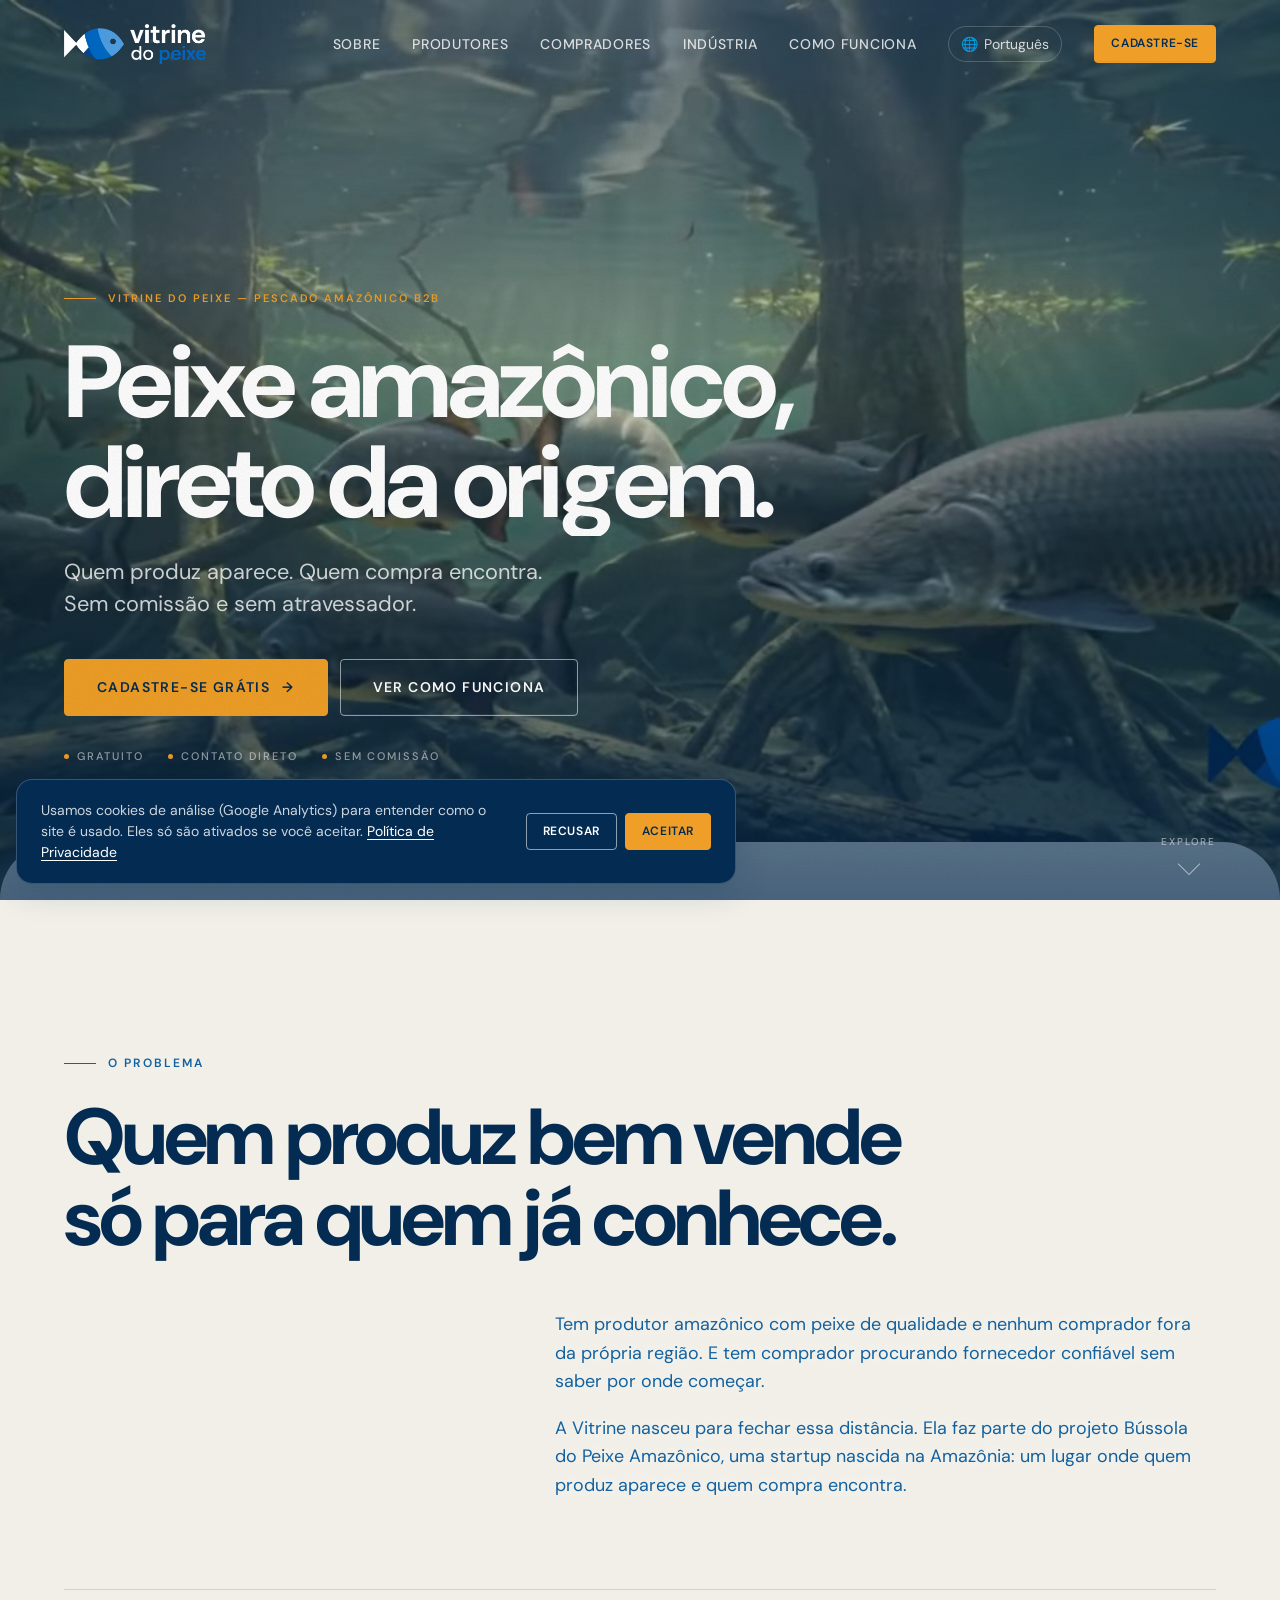
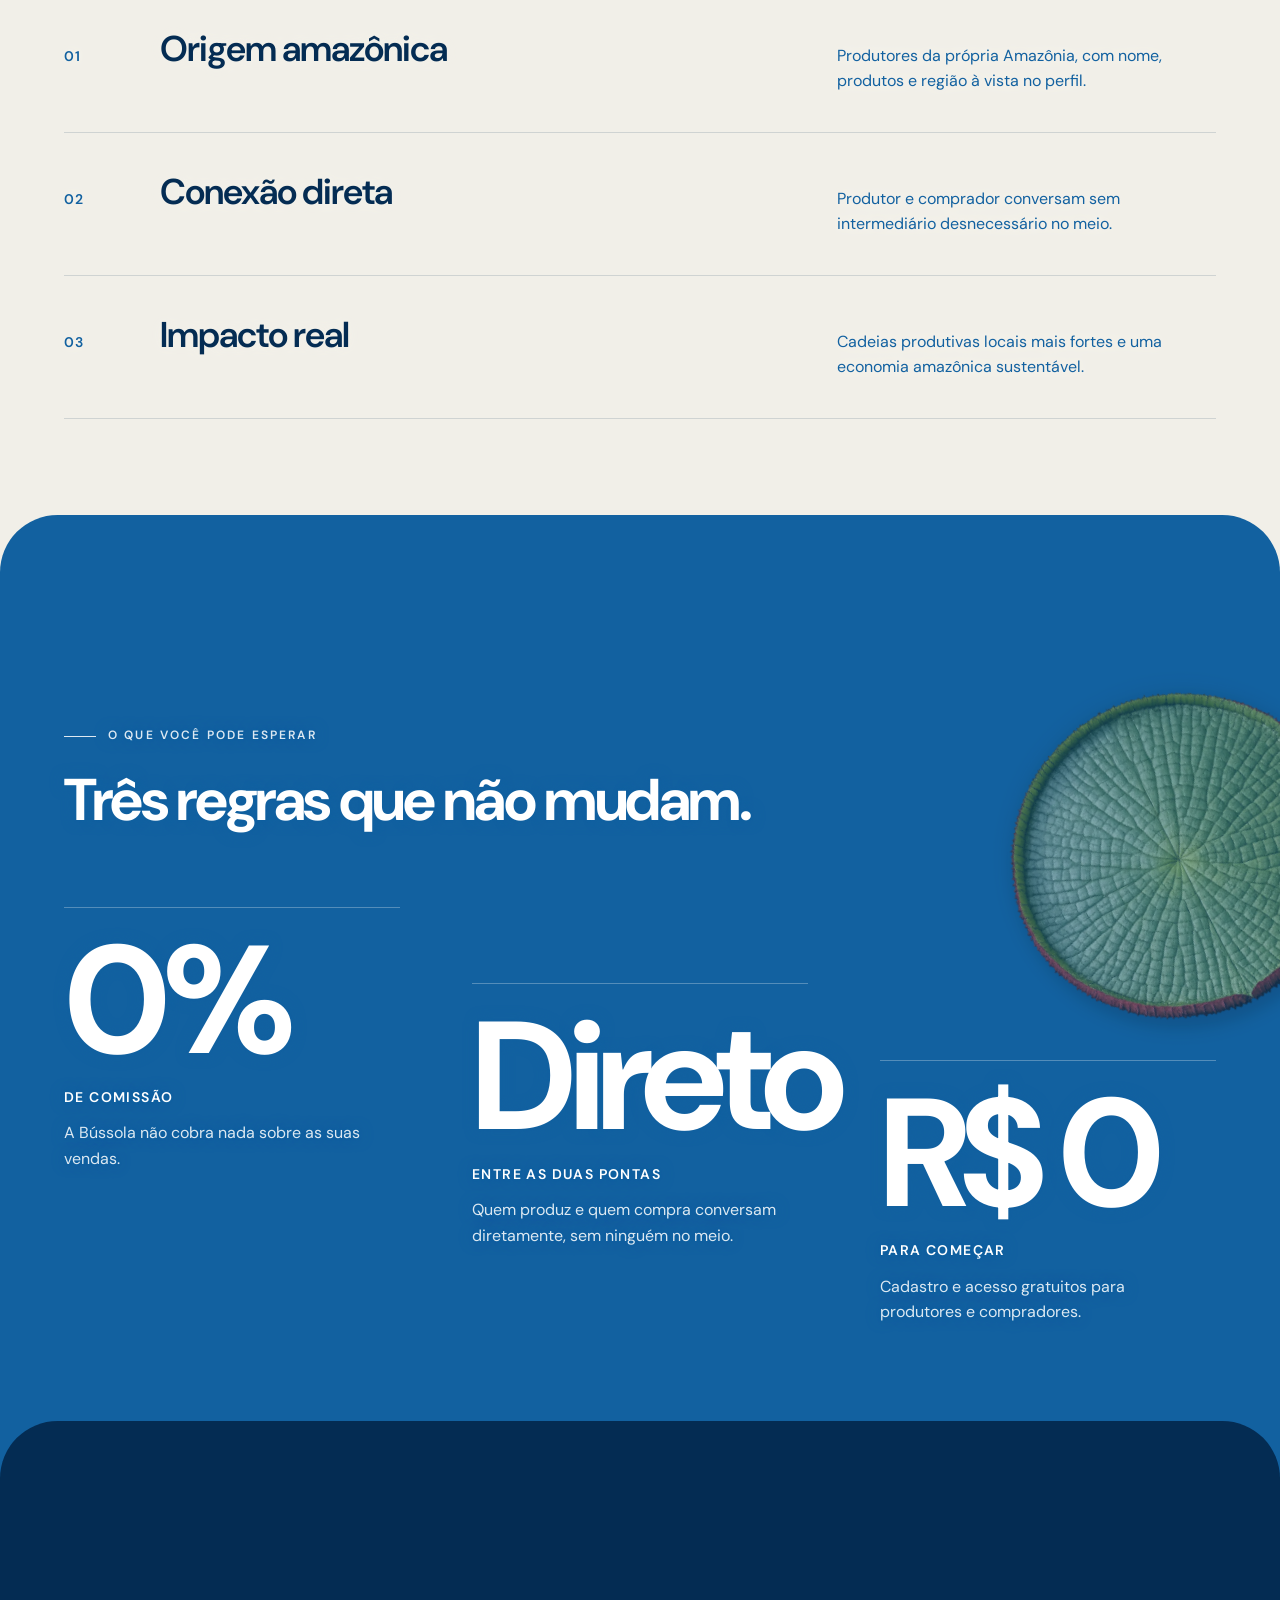
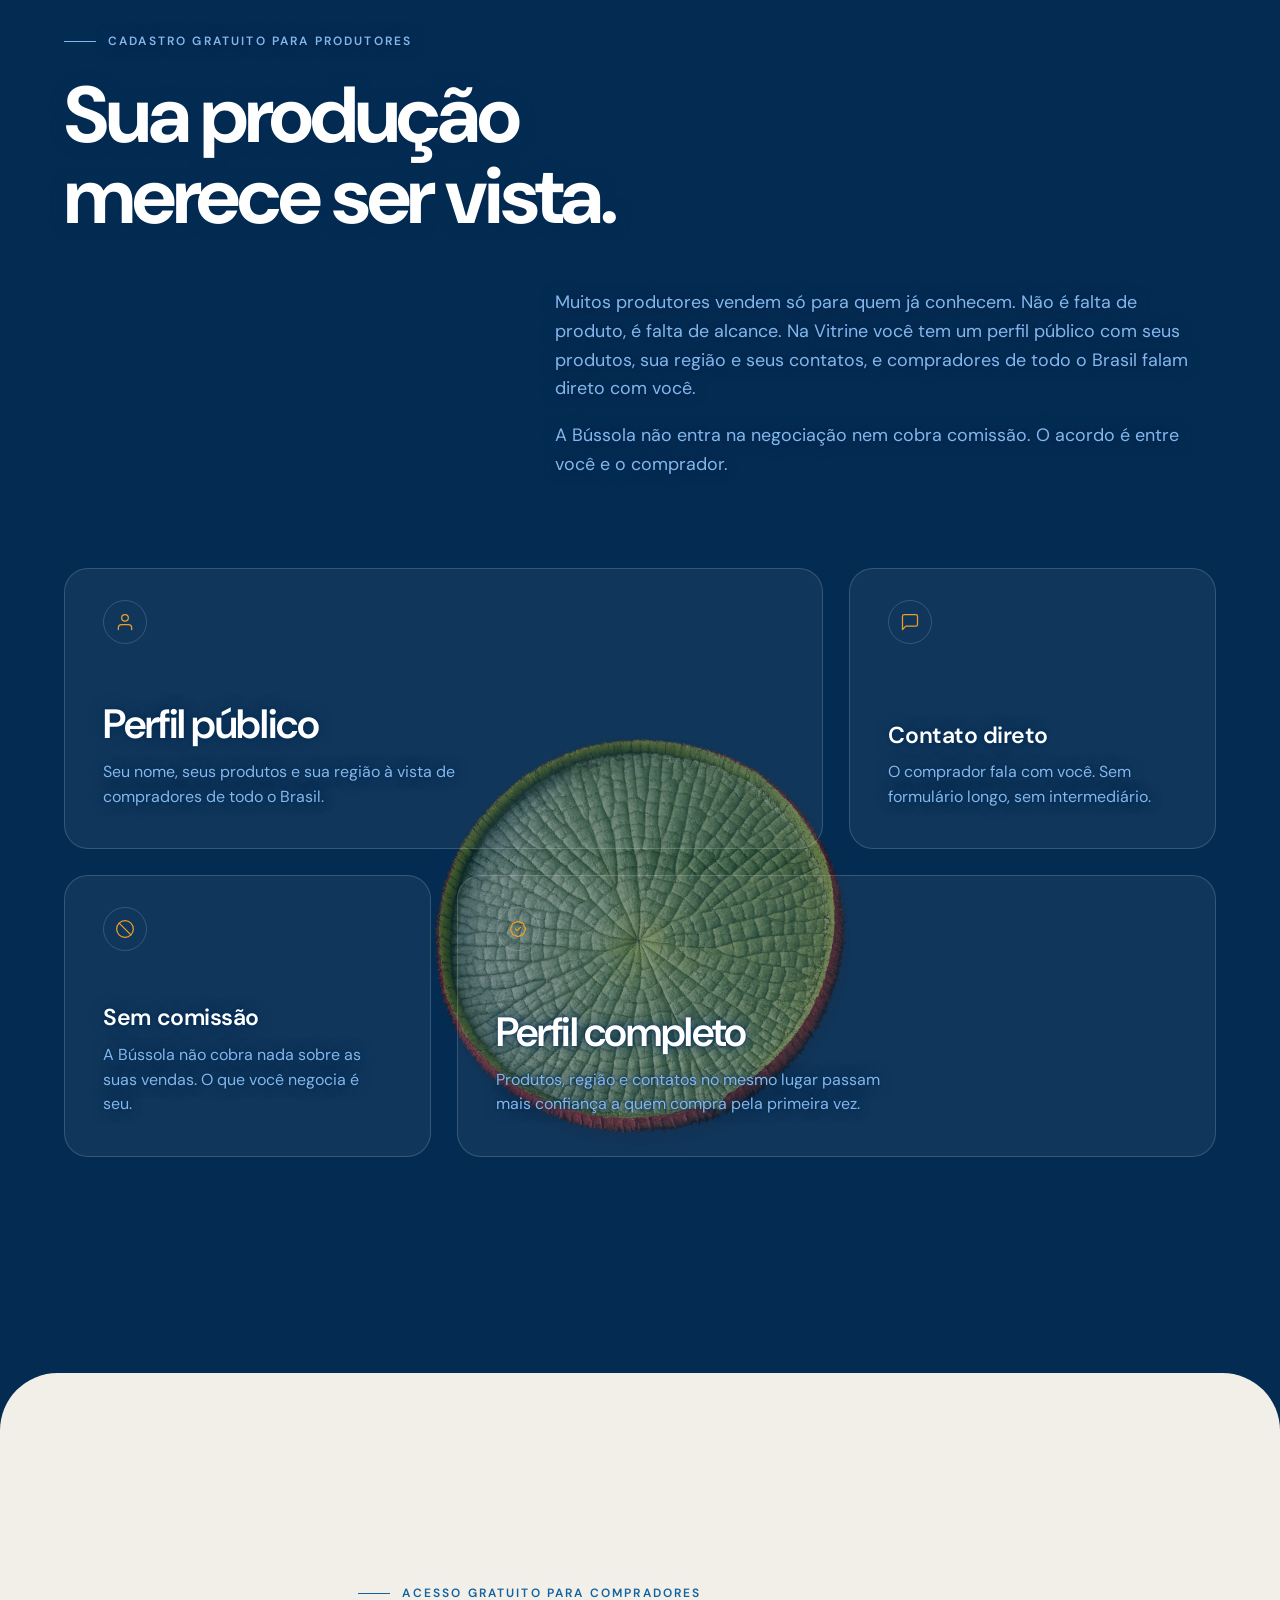
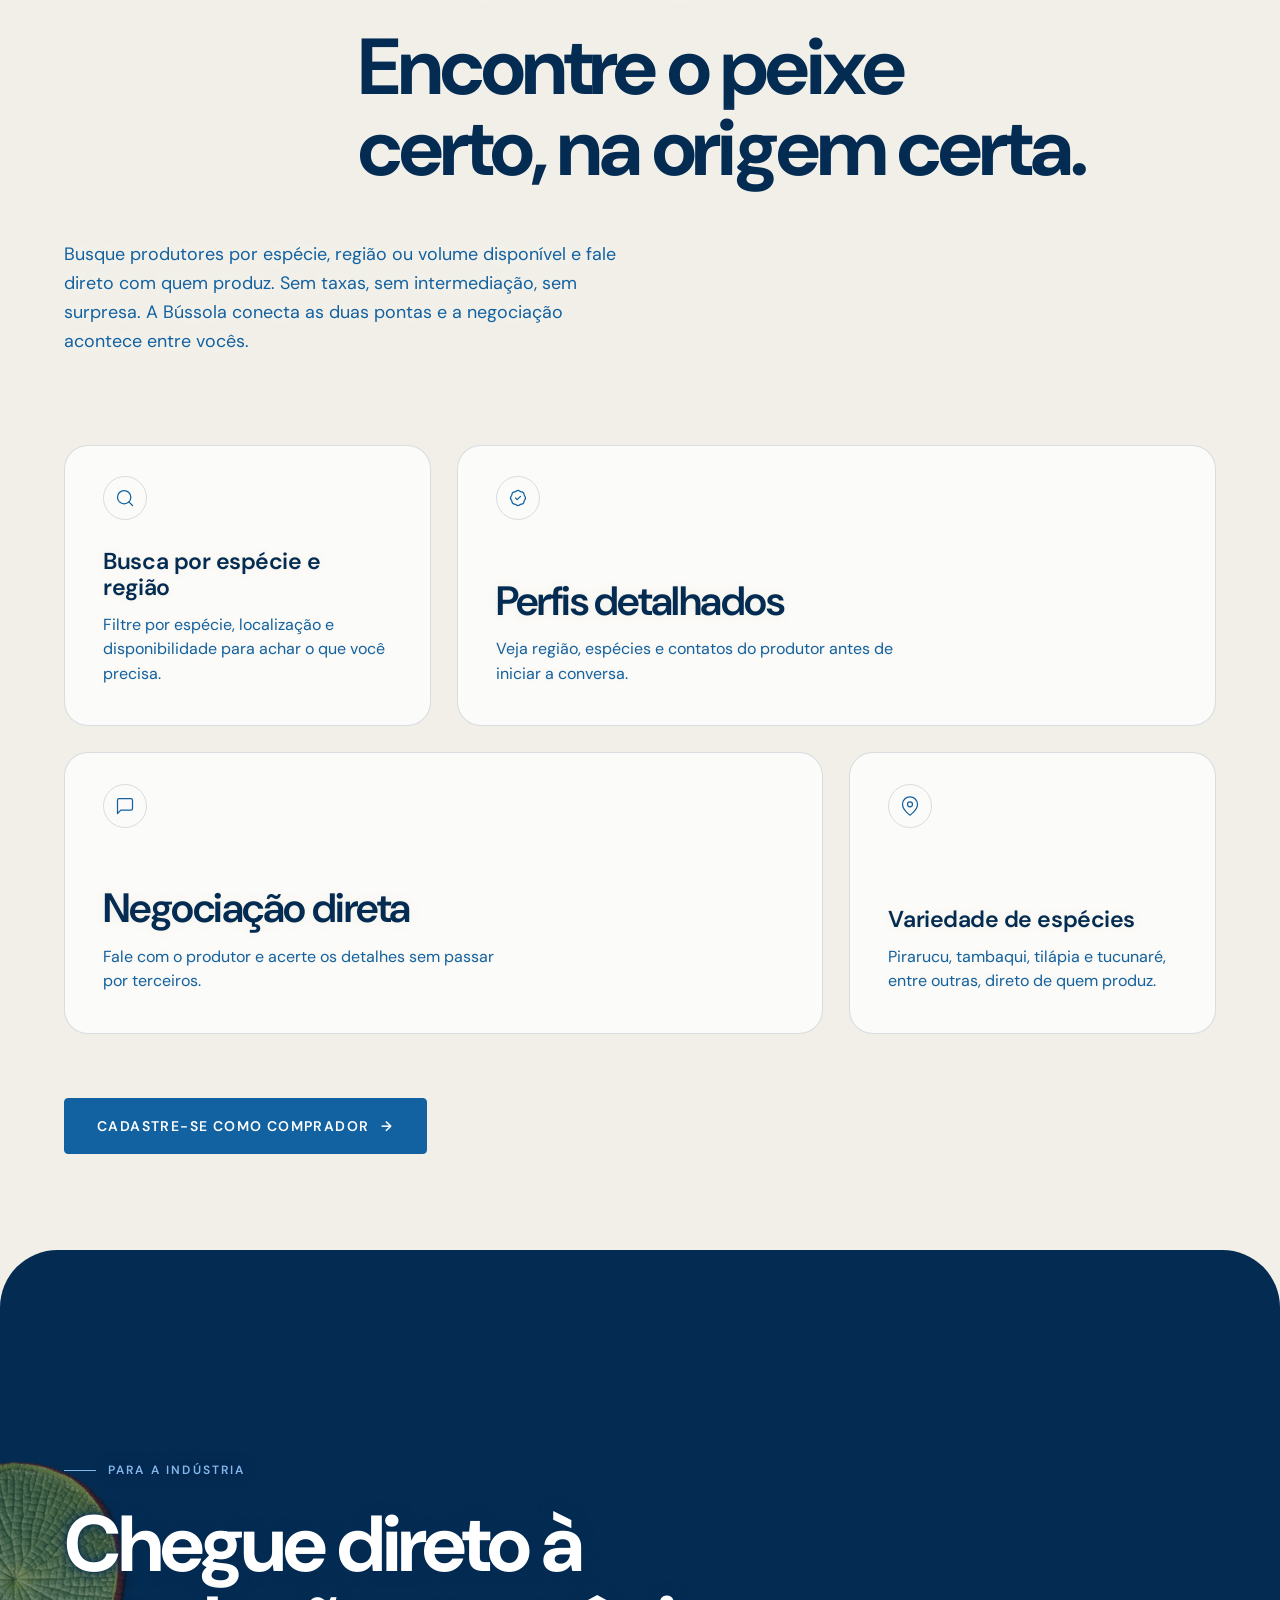
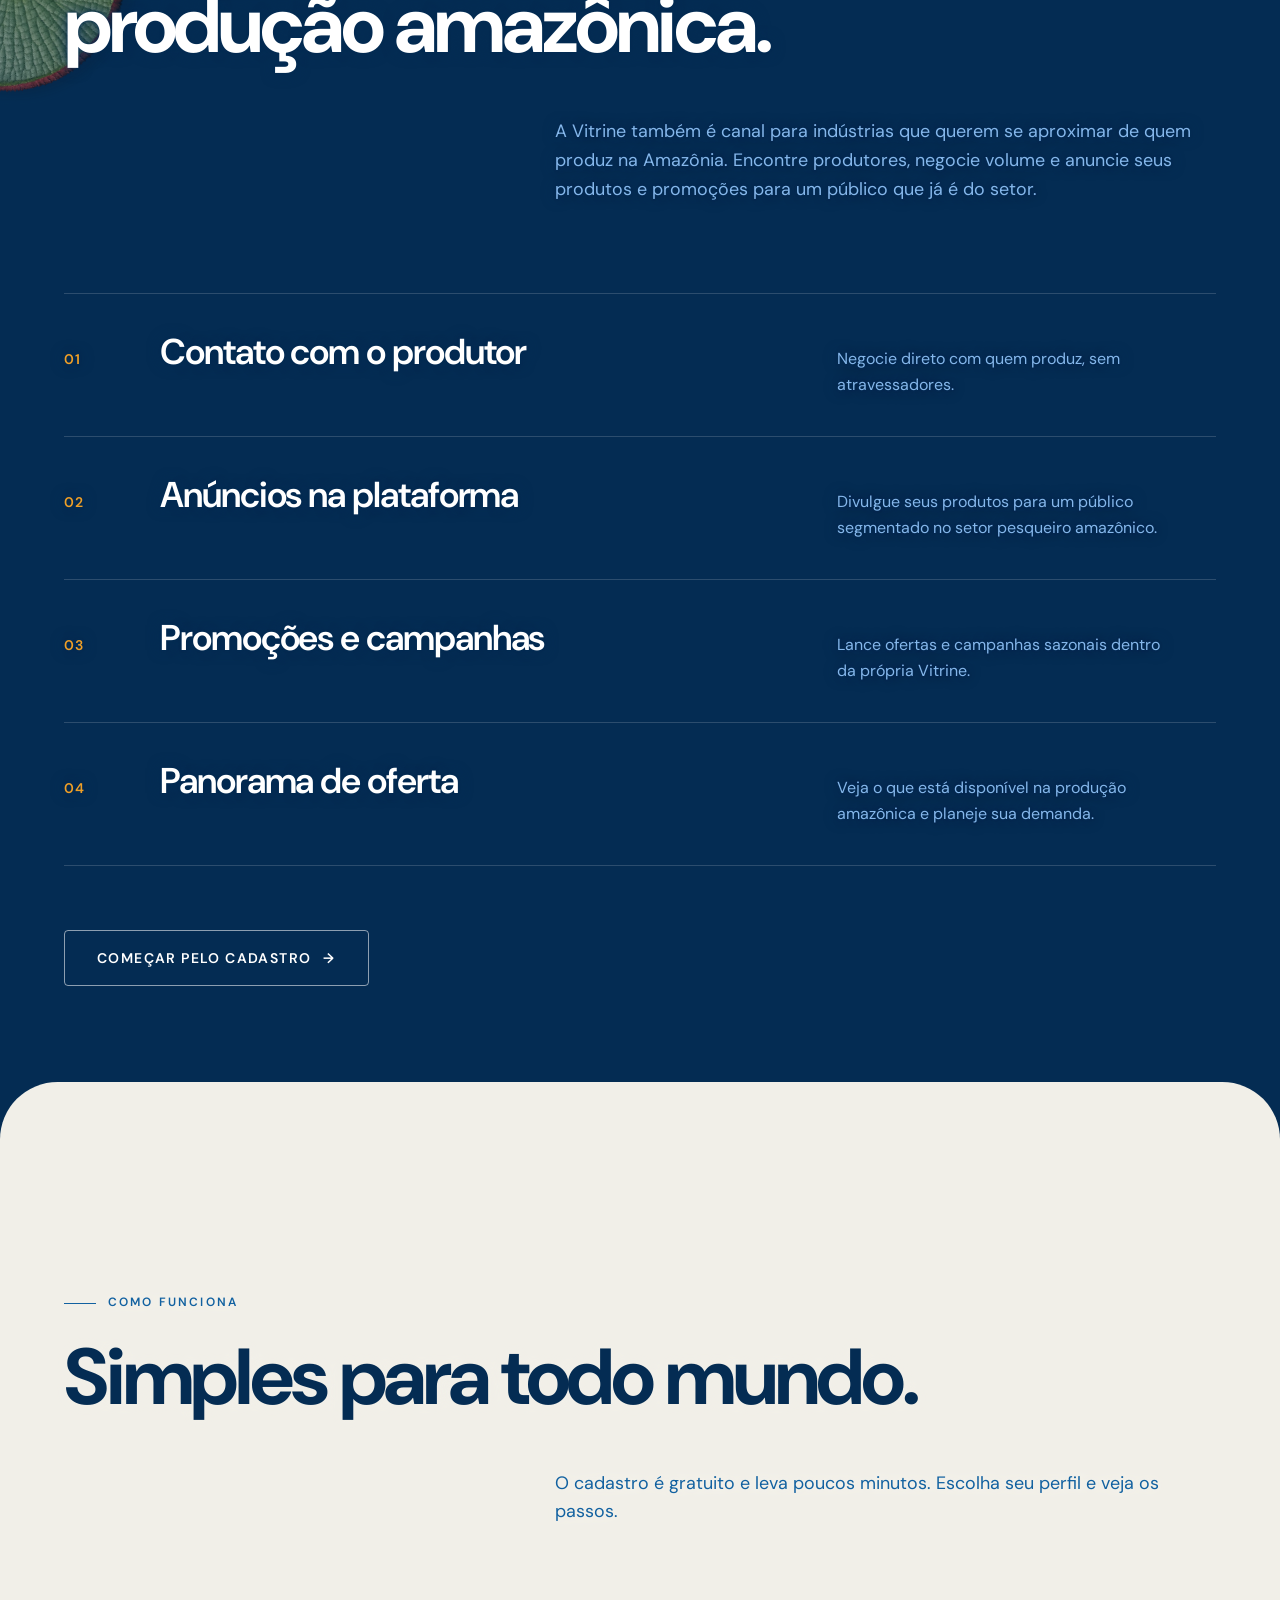
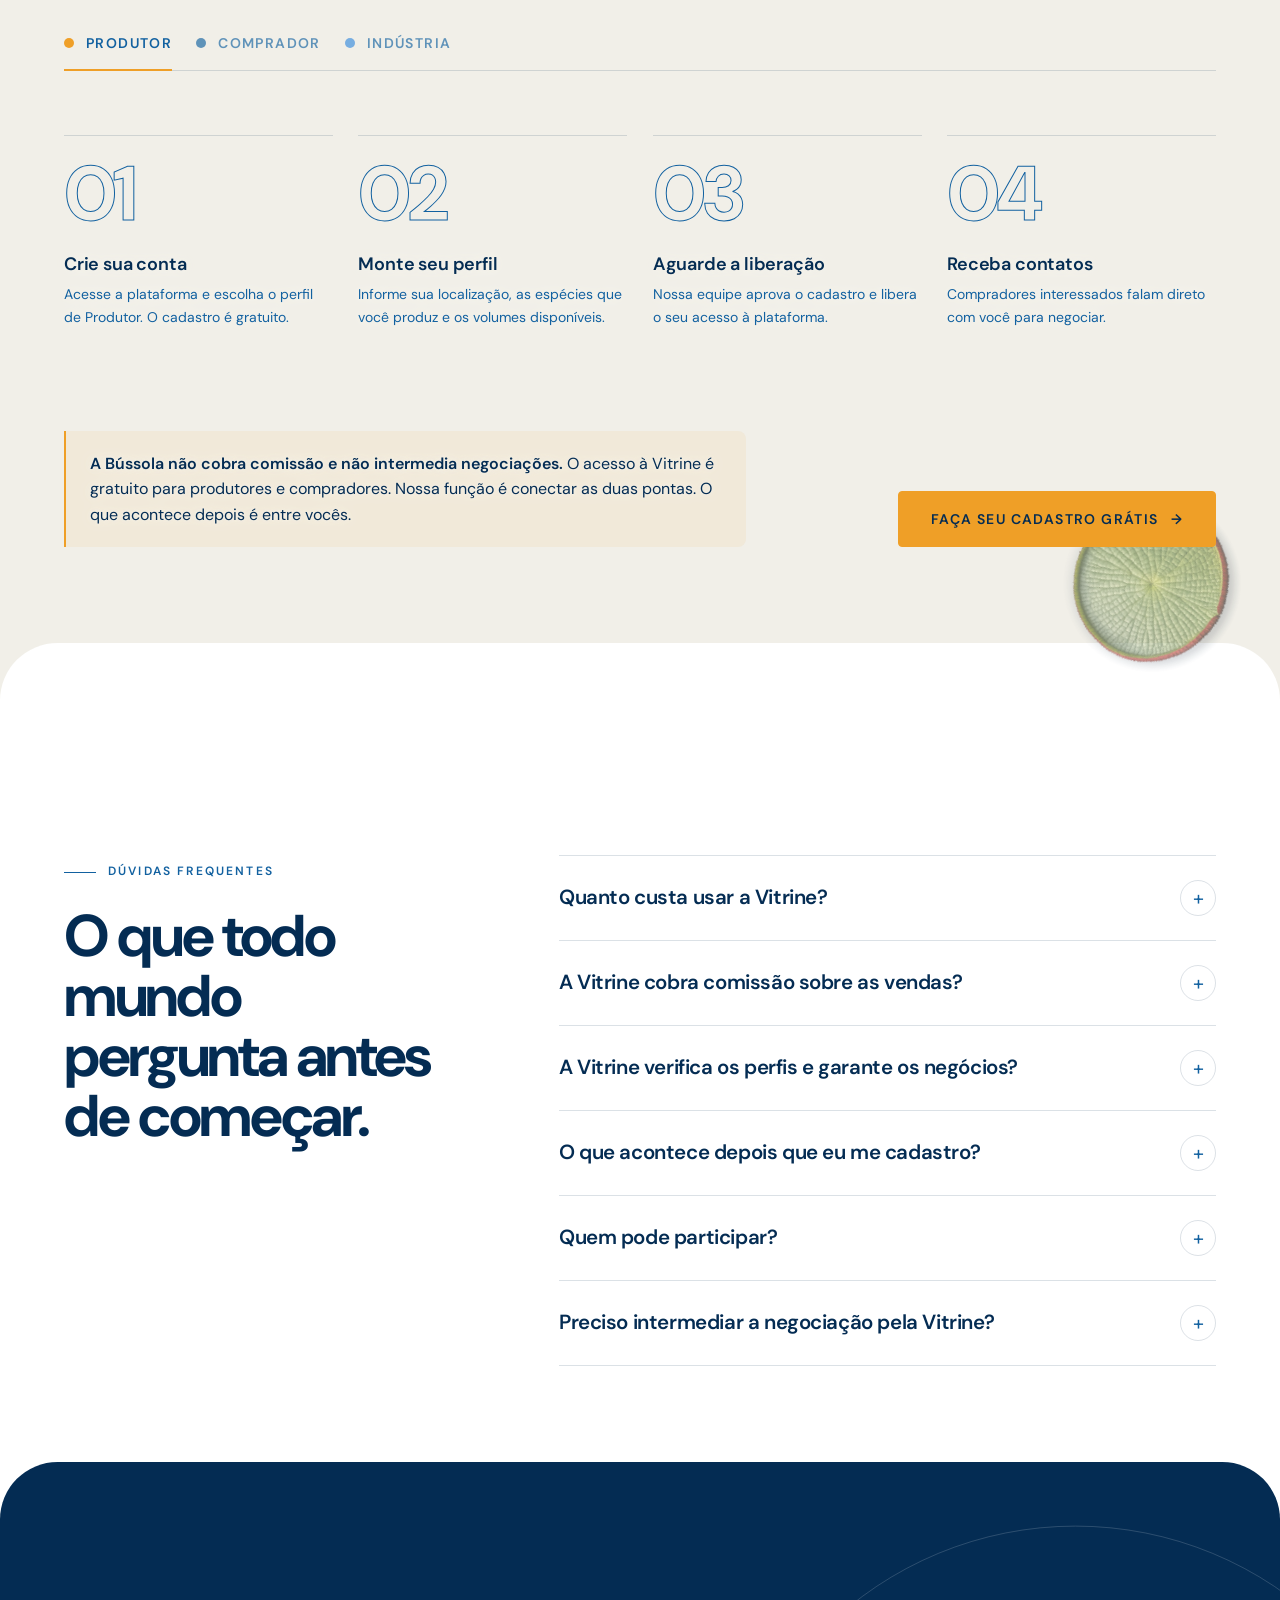
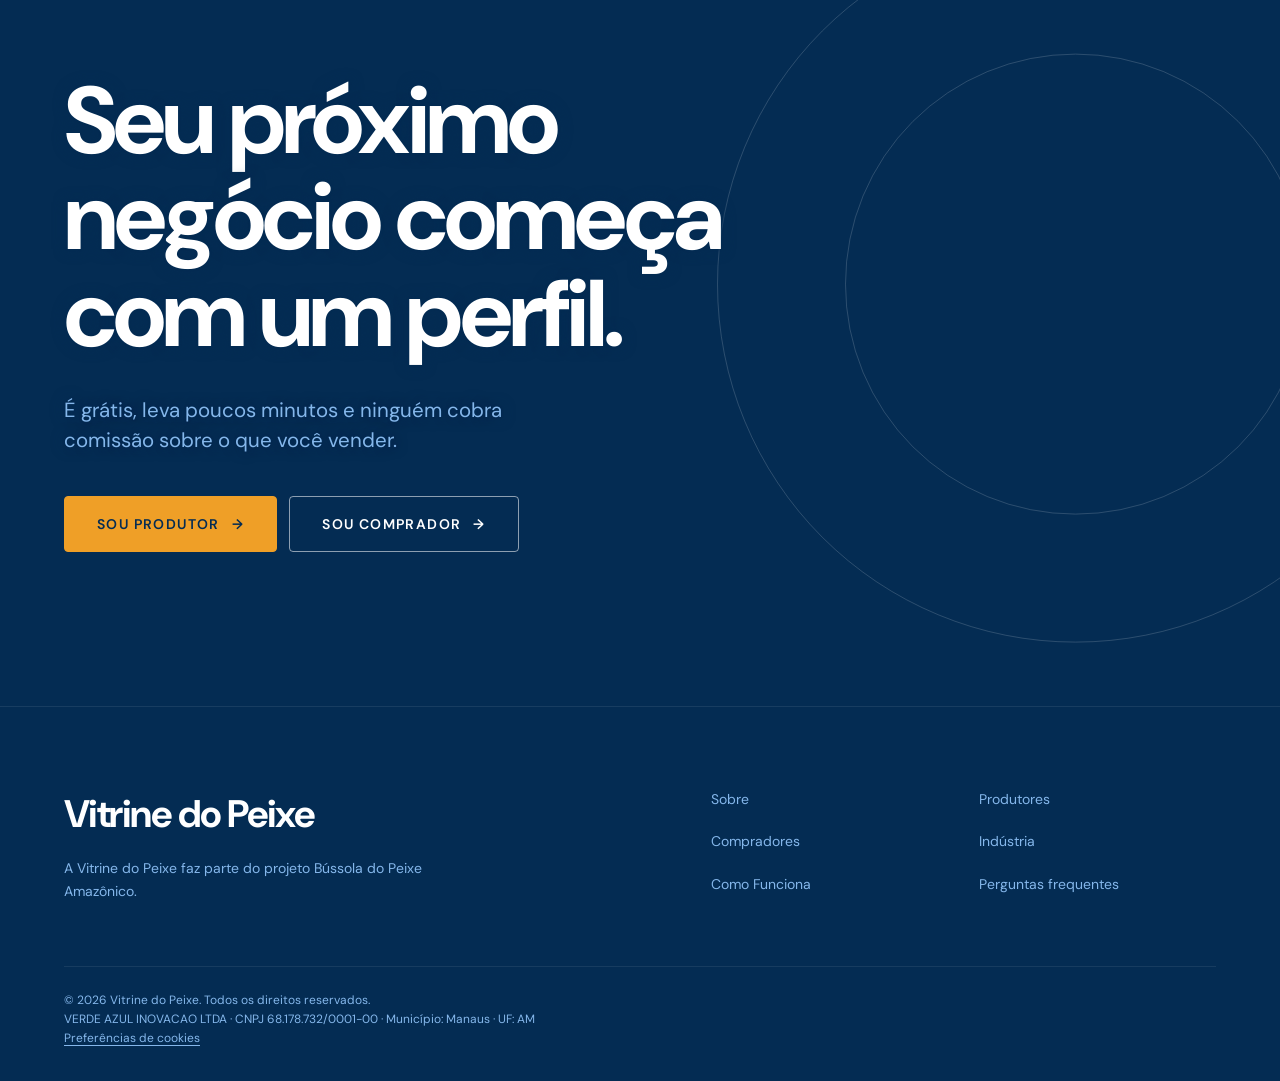
<file: index.html>
<!DOCTYPE html>
<html lang="pt-BR">
<head>
  <meta charset="UTF-8" />
  <meta name="viewport" content="width=device-width, initial-scale=1.0" />

  <!-- Google tag (gtag.js) -->
  <script async src="https://www.googletagmanager.com/gtag/js?id=G-D315FG7B39"></script>
  <script>
    window.dataLayer = window.dataLayer || [];
    function gtag(){dataLayer.push(arguments);}
    /* LGPD / Consent Mode v2: coleta negada por padrão; o banner libera após o aceite */
    gtag('consent', 'default', {
      ad_storage: 'denied', ad_user_data: 'denied', ad_personalization: 'denied', analytics_storage: 'denied'
    });
    try {
      if (localStorage.getItem('vdp-consent') === 'granted') {
        gtag('consent', 'update', { analytics_storage: 'granted' });
      }
    } catch (e) {}
    gtag('js', new Date());

    gtag('config', 'G-D315FG7B39');
  </script>

  <script>
    /* marca JS ativo (o CSS só esconde elementos "a revelar" se houver JS)
       + rede de segurança: nunca deixa o hero invisível se algo falhar */
    document.documentElement.classList.add('js');
    setTimeout(function () { document.documentElement.classList.add('hero-ready'); }, 6000);
  </script>

  <title>Vitrine do Peixe — Peixe amazônico direto do produtor</title>
  <meta name="description" content="Plataforma B2B gratuita que conecta produtores e compradores de peixe amazônico: pirarucu, tambaqui, tilápia e tucunaré. Contato direto e zero comissão." />
  <meta name="theme-color" content="#042C53" />

  <link rel="canonical" href="https://vitrinedopeixe.com.br/" />
  <link rel="alternate" hreflang="pt-BR" href="https://vitrinedopeixe.com.br/" />
  <link rel="alternate" hreflang="en" href="https://vitrinedopeixe.com.br/en/" />
  <link rel="alternate" hreflang="es" href="https://vitrinedopeixe.com.br/es/" />
  <link rel="alternate" hreflang="zh-Hans" href="https://vitrinedopeixe.com.br/zh/" />
  <link rel="alternate" hreflang="x-default" href="https://vitrinedopeixe.com.br/" />

  <!-- Open Graph / Twitter -->
  <meta property="og:type" content="website" />
  <meta property="og:site_name" content="Vitrine do Peixe" />
  <meta property="og:title" content="Vitrine do Peixe — Peixe amazônico direto do produtor" />
  <meta property="og:description" content="Plataforma B2B gratuita que conecta produtores e compradores de peixe amazônico: pirarucu, tambaqui, tilápia e tucunaré. Contato direto e zero comissão." />
  <meta property="og:url" content="https://vitrinedopeixe.com.br/" />
  <meta property="og:locale" content="pt_BR" />
  <meta property="og:image" content="https://vitrinedopeixe.com.br/assets/logo.png" />
  <meta property="og:image:width" content="1721" />
  <meta property="og:image:height" content="914" />
  <meta name="twitter:card" content="summary_large_image" />
  <meta name="twitter:title" content="Vitrine do Peixe — Peixe amazônico direto do produtor" />
  <meta name="twitter:description" content="Plataforma B2B gratuita que conecta produtores e compradores de peixe amazônico: pirarucu, tambaqui, tilápia e tucunaré. Contato direto e zero comissão." />
  <meta name="twitter:image" content="https://vitrinedopeixe.com.br/assets/logo.png" />

  <link rel="icon" type="image/png" href="assets/favicon-32x32.png" sizes="32x32" />
  <link rel="apple-touch-icon" href="assets/apple-touch-icon.png" />

  <script type="application/ld+json">
{
  "@context": "https://schema.org",
  "@graph": [
    {
      "@type": "Organization",
      "@id": "https://vitrinedopeixe.com.br/#organization",
      "name": "Vitrine do Peixe",
      "url": "https://vitrinedopeixe.com.br/",
      "logo": "https://vitrinedopeixe.com.br/assets/logo.png",
      "description": "Plataforma B2B gratuita que conecta produtores e compradores de peixe amazônico: pirarucu, tambaqui, tilápia e tucunaré. Contato direto e zero comissão.",
      "parentOrganization": {
        "@type": "Organization",
        "name": "Bússola do Peixe Amazônico"
      },
      "areaServed": "BR",
      "knowsAbout": [
        "Pirarucu",
        "Tambaqui",
        "Tilápia",
        "Tucunaré",
        "Pescado amazônico"
      ]
    },
    {
      "@type": "WebSite",
      "@id": "https://vitrinedopeixe.com.br/#website",
      "url": "https://vitrinedopeixe.com.br/",
      "name": "Vitrine do Peixe",
      "inLanguage": "pt-BR",
      "publisher": {
        "@id": "https://vitrinedopeixe.com.br/#organization"
      }
    },
    {
      "@type": "WebPage",
      "@id": "https://vitrinedopeixe.com.br/#webpage",
      "url": "https://vitrinedopeixe.com.br/",
      "name": "Vitrine do Peixe — Peixe amazônico direto do produtor",
      "description": "Plataforma B2B gratuita que conecta produtores e compradores de peixe amazônico: pirarucu, tambaqui, tilápia e tucunaré. Contato direto e zero comissão.",
      "inLanguage": "pt-BR",
      "isPartOf": {
        "@id": "https://vitrinedopeixe.com.br/#website"
      },
      "about": {
        "@id": "https://vitrinedopeixe.com.br/#organization"
      }
    },
    {
      "@type": "FAQPage",
      "@id": "https://vitrinedopeixe.com.br/#faq",
      "inLanguage": "pt-BR",
      "mainEntity": [
        {
          "@type": "Question",
          "name": "Quanto custa usar a Vitrine?",
          "acceptedAnswer": {
            "@type": "Answer",
            "text": "Nada. O cadastro e o acesso são gratuitos para produtores e compradores."
          }
        },
        {
          "@type": "Question",
          "name": "A Vitrine cobra comissão sobre as vendas?",
          "acceptedAnswer": {
            "@type": "Answer",
            "text": "Não. A Bússola não entra na negociação nem cobra comissão. Preço, volume e logística são combinados entre você e a outra parte."
          }
        },
        {
          "@type": "Question",
          "name": "A Vitrine verifica os perfis e garante os negócios?",
          "acceptedAnswer": {
            "@type": "Answer",
            "text": "Não. A Vitrine conecta produtor e comprador, mas não verifica perfis nem garante negociações. Combine tudo diretamente e confirme as informações da outra parte antes de fechar negócio."
          }
        },
        {
          "@type": "Question",
          "name": "O que acontece depois que eu me cadastro?",
          "acceptedAnswer": {
            "@type": "Answer",
            "text": "Você cria a conta e escolhe o seu perfil. Todo cadastro passa por aprovação da nossa equipe antes do primeiro acesso à plataforma."
          }
        },
        {
          "@type": "Question",
          "name": "Quem pode participar?",
          "acceptedAnswer": {
            "@type": "Answer",
            "text": "Produtores e piscicultores, compradores e indústrias que trabalham com peixes como pirarucu, tambaqui, tilápia e tucunaré."
          }
        },
        {
          "@type": "Question",
          "name": "Preciso intermediar a negociação pela Vitrine?",
          "acceptedAnswer": {
            "@type": "Answer",
            "text": "Não. A Vitrine conecta as duas pontas e a negociação acontece direto entre vocês, do jeito que funciona melhor para os dois."
          }
        }
      ]
    }
  ]
}
  </script>

  <!-- DM Sans (display=swap: texto aparece na hora com fonte reserva) -->
  <link rel="preconnect" href="https://fonts.googleapis.com" />
  <link rel="preconnect" href="https://fonts.gstatic.com" crossorigin />
  <link href="https://fonts.googleapis.com/css2?family=DM+Sans:opsz,wght@9..40,400;9..40,500;9..40,600;9..40,700&display=swap" rel="stylesheet" />

  <link rel="stylesheet" href="css/base.css" />
  <link rel="stylesheet" href="css/sections.css" />

  <style>
    /* =============================================
       CSS CRÍTICO — preloader, hero, peixe
    ============================================= */
    #preloader {
      position: fixed;
      inset: 0;
      z-index: var(--z-preload);
      background: var(--c-primary);
      display: flex;
      flex-direction: column;
      align-items: center;
      justify-content: center;
      gap: 28px;
      transition: opacity 0.6s ease, visibility 0.6s ease;
    }
    .hero-ready #preloader { opacity: 0; visibility: hidden; pointer-events: none; }

    #preloader-canvas { width: min(260px, 72vw); height: min(260px, 72vw); }
    #preloader-bar-wrap { width: min(200px, 56vw); height: 2px; background: var(--c-white-08); overflow: hidden; }
    #preloader-bar { height: 100%; width: 100%; background: var(--c-cta); transform: scaleX(0); transform-origin: left; }

    /* ---------- HERO ---------- */
    #hero {
      position: relative;
      width: 100%;
      height: 100svh;
      min-height: 560px;
      display: flex;
      align-items: flex-end;
      overflow: hidden;
    }

    #hero-video {
      position: absolute;
      inset: 0;
      width: 100%;
      height: 100%;
      object-fit: cover;
      z-index: 0;
    }

    #hero-content {
      position: relative;
      z-index: 2;
      width: 100%;
      max-width: var(--container-xl);
      margin-inline: auto;
      padding: 0 var(--container-pad) clamp(88px, 15vh, 160px);
    }

    .hero-eyebrow {
      display: flex;
      align-items: flex-start;
      gap: var(--space-3);
      margin-bottom: var(--space-6);
      font-size: 11px;
      font-weight: var(--fw-semibold);
      letter-spacing: var(--ls-widest);
      text-transform: uppercase;
      color: var(--c-cta);
    }
    .hero-eyebrow::before { content: ''; flex-shrink: 0; width: 32px; height: 1px; margin-top: 0.7em; background: currentColor; }

    .hero-title-wrap { overflow: hidden; padding-bottom: 0.25em; margin-bottom: -0.25em; }  /* espaço p/ descendentes (g, p) sem mudar o layout */

    #hero-title {
      font-size: clamp(2.2rem, 8vw, 7.4rem);
      font-weight: var(--fw-bold);
      line-height: 0.98;
      letter-spacing: -0.04em;
      color: var(--c-white);
      text-wrap: balance;
    }

    #hero-subtitle {
      max-width: 34ch;
      margin-top: var(--space-6);
      font-size: clamp(1.05rem, 1.7vw, 1.5rem);
      line-height: 1.45;
      color: var(--c-white-80);
    }

    .hero-actions { display: flex; flex-wrap: wrap; gap: var(--space-3); margin-top: var(--space-10); }

    .hero-trust {
      display: flex;
      flex-wrap: wrap;
      gap: var(--space-2) var(--space-6);
      margin-top: var(--space-8);
      font-size: 11px;
      font-weight: var(--fw-medium);
      letter-spacing: var(--ls-widest);
      text-transform: uppercase;
      color: var(--c-white-55);
    }
    .hero-trust li { display: inline-flex; align-items: center; gap: 8px; }
    .hero-trust li::before { content: ''; width: 5px; height: 5px; border-radius: 50%; background: var(--c-cta); }

    #hero-scroll {
      position: absolute;
      bottom: 28px;
      right: var(--container-pad);
      z-index: 2;
      display: none;
      flex-direction: column;
      align-items: center;
      gap: 6px;
    }
    @media (min-width: 900px) { #hero-scroll { display: flex; } }
    #hero-scroll span {
      font-size: 10px;
      font-weight: var(--fw-medium);
      letter-spacing: var(--ls-widest);
      text-transform: uppercase;
      color: var(--c-white-55);
    }
    .scroll-chevron {
      width: 16px;
      height: 16px;
      border-right: 1.5px solid var(--c-white-55);
      border-bottom: 1.5px solid var(--c-white-55);
      transform: rotate(45deg);
      animation: chevronBounce 1.8s ease-in-out infinite;
    }

    /* Entrada do hero (só com JS; só depois do preloader) */
    .js .hero-in { opacity: 0; }
    .hero-ready .hero-in {
      animation: heroIn 0.9s cubic-bezier(0.22, 1, 0.36, 1) both;
      animation-delay: calc(0.1s + var(--i, 0) * 0.12s);
    }
    .hero-ready #hero-title { animation-name: heroTitleReveal; animation-duration: 1.1s; }

    @keyframes heroIn {
      from { opacity: 0; transform: translate3d(0, 18px, 0); }
      to   { opacity: 1; transform: translate3d(0, 0, 0); }
    }
    @keyframes heroTitleReveal {
      from { opacity: 0; clip-path: inset(0 0 100% 0); transform: translate3d(0, 24px, 0); }
      to   { opacity: 1; clip-path: inset(-0.1em -0.1em -0.3em -0.1em); transform: translate3d(0, 0, 0); }
    }

    #hero-video, #hero-content { will-change: transform; }

    /* =============================================
       PIRARUCU — SCROLL-DRIVEN IMAGE SEQUENCE
       Camada = posição (translate3d, na GPU).
       Canvas = rotação (transição suave ao inverter a direção).
    ============================================= */
    #fish-layer {
      position: fixed;
      top: 0;
      left: 0;
      z-index: 1;                 /* acima do fundo das seções, atrás do conteúdo */
      pointer-events: none;
      will-change: transform, opacity;
      opacity: 0;
      transition: opacity 0.5s ease;
      filter: drop-shadow(6px 12px 18px rgba(2, 18, 38, 0.55));
    }
    #fish-canvas {
      display: block;
      transform-origin: center center;
      transition: transform 0.6s cubic-bezier(0.45, 0, 0.2, 1);
    }

    /* Película leve entre o peixe e o conteúdo (sem backdrop-filter: era caro a cada scroll) */
    #liquid-glass {
      position: fixed;
      inset: 0;
      z-index: 2;
      pointer-events: none;
      opacity: 0;
      transition: opacity 0.5s ease;
      background: linear-gradient(135deg,
        rgba(255, 255, 255, 0.03) 0%,
        rgba(255, 255, 255, 0)    45%,
        rgba(133, 183, 235, 0.03) 100%);
    }

    /* Conteúdo acima do peixe e do vidro */
    main .container, footer .container { position: relative; z-index: 3; }

    /* =============================================
       VITÓRIA-RÉGIA — folhas boiando (parallax)
    ============================================= */
    body { position: relative; }

    .lily {
      position: absolute;
      z-index: 2;
      pointer-events: none;
      height: auto;
      aspect-ratio: 1 / 1;
      will-change: transform;
      opacity: 0.55;               /* folhas como textura: não competem com o texto */
      -webkit-mask-image: radial-gradient(circle closest-side at 50% 50%, #000 88%, transparent 99%);
              mask-image: radial-gradient(circle closest-side at 50% 50%, #000 88%, transparent 99%);
      filter: drop-shadow(0 10px 22px rgba(2, 18, 38, 0.45));
    }
    .lily--1 { top: 18%; right: -7%; width: clamp(190px, 34vw, 380px); }
    .lily--2 { top: 45%; left:  -9%; width: clamp(140px, 24vw, 260px); }
    .lily--3 { top: 71%; right:  3%; width: clamp(100px, 18vw, 180px); }
    .lily--4 { top: 30%; left:  50%; width: clamp(220px, 44vw, 460px); }

    @media (prefers-reduced-motion: reduce) {
      #fish-layer, #liquid-glass { display: none !important; }
      #hero-video, #hero-content { transform: none !important; }
      .lily { transform: none !important; }
      .js .hero-in { opacity: 1; }
    }

    /* =============================================
       SELETOR DE IDIOMA
    ============================================= */
    .lang-switch { position: relative; }
    .lang-switch__btn {
      display: inline-flex;
      align-items: center;
      gap: 6px;
      background: transparent;
      border: 1px solid var(--c-white-20);
      color: var(--c-white-80);   /* mesmo branco dos links do menu */
      font: inherit;
      font-size: var(--text-sm);
      padding: 6px 12px;
      border-radius: 999px;
      cursor: pointer;
    }
    .lang-switch__btn:hover { color: var(--c-white); }
    .lang-switch__list {
      margin: 6px 0 0;
      padding: 6px;
      position: absolute;
      top: 100%;
      right: 0;
      min-width: 140px;
      background: var(--c-white);
      color: var(--c-primary);
      border-radius: 12px;
      box-shadow: 0 12px 32px rgba(4, 44, 83, 0.22);
      opacity: 0;
      visibility: hidden;
      transform: translateY(-6px);
      transition: opacity 0.18s ease, transform 0.18s ease, visibility 0.18s ease;
      z-index: 50;
    }
    .lang-switch:hover .lang-switch__list,
    .lang-switch:focus-within .lang-switch__list,
    .lang-switch.is-open .lang-switch__list { opacity: 1; visibility: visible; transform: translateY(0); }
    .lang-switch__list a {
      display: block;
      padding: 8px 10px;
      border-radius: 8px;
      font-size: var(--text-sm);
      color: var(--c-primary);
    }
    .lang-switch__list a:hover,
    .lang-switch__list a[aria-current="true"] { background: var(--c-neutral); }
  </style>
</head>
<body>

  <a href="#conteudo" class="skip-link">Pular para o conteúdo</a>

  <!-- Pirarucu — sequência de imagens guiada pelo scroll -->
  <div id="fish-layer" aria-hidden="true">
    <canvas id="fish-canvas" width="640" height="360"></canvas>
  </div>
  <div id="liquid-glass" aria-hidden="true"></div>

  <!-- Vitória-régia — folhas boiando no rio (parallax) -->
  <img class="lily lily--1" src="assets/vitoria_regia.webp" width="900" height="900" alt="" loading="lazy" decoding="async" aria-hidden="true" />
  <img class="lily lily--2" src="assets/vitoria_regia.webp" width="900" height="900" alt="" loading="lazy" decoding="async" aria-hidden="true" />
  <img class="lily lily--3" src="assets/vitoria_regia.webp" width="900" height="900" alt="" loading="lazy" decoding="async" aria-hidden="true" />
  <img class="lily lily--4" src="assets/vitoria_regia.webp" width="900" height="900" alt="" loading="lazy" decoding="async" aria-hidden="true" data-center />

  <!-- Preloader curto (marca) — o resto dos frames carrega em segundo plano -->
  <div id="preloader" role="status" aria-label="Carregando Vitrine do Peixe">
    <canvas id="preloader-canvas" width="400" height="400" aria-hidden="true"></canvas>
    <div id="preloader-bar-wrap" aria-hidden="true"><div id="preloader-bar"></div></div>
  </div>

  <!-- =============================================
       HEADER / NAV
  ============================================= -->
  <header>
    <nav id="nav" class="nav" aria-label="Menu principal">
      <a href="./" class="nav__logo" aria-label="Vitrine do Peixe — página inicial">
        <img src="assets/logo-nav.webp" width="142" height="40" alt="Vitrine do Peixe" />
      </a>

      <ul class="nav__links">
        <li><a href="#sobre"         class="nav__link">Sobre</a></li>
        <li><a href="#produtor"      class="nav__link">Produtores</a></li>
        <li><a href="#comprador"     class="nav__link">Compradores</a></li>
        <li><a href="#industria"     class="nav__link">Indústria</a></li>
        <li><a href="#como-funciona" class="nav__link">Como Funciona</a></li>
        <li><div class="lang-switch">
                  <button type="button" class="lang-switch__btn" aria-haspopup="true" aria-expanded="false" aria-label="Idioma">
                    <span aria-hidden="true">🌐</span> Português
                  </button>
                  <div class="lang-switch__list" role="menu">
                    <a href="./" lang="pt-BR" aria-current="true">Português</a>
            <a href="en/" lang="en">English</a>
            <a href="es/" lang="es">Español</a>
            <a href="zh/" lang="zh-Hans">中文</a>
                  </div>
                </div></li>
        <li>
          <a href="https://vitrine-do-peixe-piloto.web.app/cadastro.html" class="btn btn--primary btn--sm" data-cta="nav">Cadastre-se</a>
        </li>
      </ul>

      <div class="nav__end">
        <a href="https://vitrine-do-peixe-piloto.web.app/cadastro.html" class="btn btn--primary btn--sm nav__cta-m" data-cta="nav-mobile">Cadastre-se</a>
        <button class="nav__toggle" aria-label="Abrir menu" aria-expanded="false" aria-controls="nav-links">
          <span></span><span></span><span></span>
        </button>
      </div>
    </nav>
  </header>

  <main id="conteudo">

    <!-- =============================================
         HERO — proposta de valor (StoryBrand: o que é, para quem, como compra)
    ============================================= -->
    <section id="hero" aria-labelledby="hero-title">

      <video id="hero-video" autoplay muted loop playsinline preload="metadata" aria-hidden="true">
        <source src="assets/video_hero.webm" type="video/webm" />
        <source src="assets/video_hero.mp4" type="video/mp4" />
      </video>

      <div class="overlay" aria-hidden="true"></div>

      <div id="hero-content">
        <p class="hero-eyebrow hero-in" style="--i:0">Vitrine do Peixe — pescado amazônico B2B</p>

        <div class="hero-title-wrap">
          <h1 id="hero-title" class="hero-in" style="--i:1">Peixe amazônico,<br>direto da origem.</h1>
        </div>

        <p id="hero-subtitle" class="hero-in" style="--i:2">Quem produz aparece. Quem compra encontra. Sem comissão e sem atravessador.</p>

        <div class="hero-actions hero-in" style="--i:3">
          <a href="https://vitrine-do-peixe-piloto.web.app/cadastro.html" class="btn btn--primary btn--lg btn--arrow" data-cta="hero">Cadastre-se grátis</a>
          <a href="#como-funciona" class="btn btn--outline btn--lg">Ver como funciona</a>
        </div>

        <ul class="hero-trust hero-in" style="--i:4">
          <li>Gratuito</li>
          <li>Contato direto</li>
          <li>Sem comissão</li>
        </ul>
      </div>

      <div id="hero-scroll" aria-hidden="true">
        <span>Explore</span>
        <div class="scroll-chevron"></div>
      </div>
    </section>


    <!-- =============================================
         #SOBRE — o problema + 3 pilares (lista interativa)
    ============================================= -->
    <section id="sobre" class="section sheet section--light" aria-labelledby="sobre-title">
      <div class="container">

        <header class="sec-head scroll-reveal">
          <p class="tag">O problema</p>
          <h2 id="sobre-title" class="display">Quem produz bem vende só para quem já conhece.</h2>
          <div class="sec-head__lead">
            <p>Tem produtor amazônico com peixe de qualidade e nenhum comprador fora da própria região. E tem comprador procurando fornecedor confiável sem saber por onde começar.</p>
            <p>A Vitrine nasceu para fechar essa distância. Ela faz parte do projeto Bússola do Peixe Amazônico, uma startup nascida na Amazônia: um lugar onde quem produz aparece e quem compra encontra.</p>
          </div>
        </header>

        <ol class="rows" data-stagger>
          <li class="row scroll-reveal">
            <span class="row__num" aria-hidden="true">01</span>
            <h3 class="row__title">Origem amazônica</h3>
            <p class="row__desc">Produtores da própria Amazônia, com nome, produtos e região à vista no perfil.</p>
            <span class="row__arrow" aria-hidden="true">→</span>
          </li>
          <li class="row scroll-reveal">
            <span class="row__num" aria-hidden="true">02</span>
            <h3 class="row__title">Conexão direta</h3>
            <p class="row__desc">Produtor e comprador conversam sem intermediário desnecessário no meio.</p>
            <span class="row__arrow" aria-hidden="true">→</span>
          </li>
          <li class="row scroll-reveal">
            <span class="row__num" aria-hidden="true">03</span>
            <h3 class="row__title">Impacto real</h3>
            <p class="row__desc">Cadeias produtivas locais mais fortes e uma economia amazônica sustentável.</p>
            <span class="row__arrow" aria-hidden="true">→</span>
          </li>
        </ol>

      </div>
    </section>


    <!-- =============================================
         #GARANTIAS — quebra de objeções com fatos do produto
         (espaço reservado para depoimentos reais quando existirem)
    ============================================= -->
    <section id="garantias" class="section sheet section--blue" aria-labelledby="garantias-title">
      <div class="container">

        <header class="sec-head sec-head--compact scroll-reveal">
          <p class="tag">O que você pode esperar</p>
          <h2 id="garantias-title" class="display display--sm">Três regras que não mudam.</h2>
        </header>

        <ul class="stats" data-stagger>
          <li class="stat scroll-reveal">
            <strong class="stat__value">0%</strong>
            <span class="stat__label">de comissão</span>
            <p class="stat__desc">A Bússola não cobra nada sobre as suas vendas.</p>
          </li>
          <li class="stat scroll-reveal">
            <strong class="stat__value">Direto</strong>
            <span class="stat__label">entre as duas pontas</span>
            <p class="stat__desc">Quem produz e quem compra conversam diretamente, sem ninguém no meio.</p>
          </li>
          <li class="stat scroll-reveal">
            <strong class="stat__value">R$ 0</strong>
            <span class="stat__label">para começar</span>
            <p class="stat__desc">Cadastro e acesso gratuitos para produtores e compradores.</p>
          </li>
        </ul>

      </div>
    </section>


    <!-- =============================================
         #PRODUTOR — bento assimétrico (escuro)
    ============================================= -->
    <section id="produtor" class="section sheet section--dark" aria-labelledby="produtor-title">
      <div class="container">

        <header class="sec-head scroll-reveal">
          <p class="tag">Cadastro gratuito para produtores</p>
          <h2 id="produtor-title" class="display">Sua produção merece ser vista.</h2>
          <div class="sec-head__lead">
            <p>Muitos produtores vendem só para quem já conhecem. Não é falta de produto, é falta de alcance. Na Vitrine você tem um perfil público com seus produtos, sua região e seus contatos, e compradores de todo o Brasil falam direto com você.</p>
            <p>A Bússola não entra na negociação nem cobra comissão. O acordo é entre você e o comprador.</p>
          </div>
        </header>

        <div class="bento" data-stagger>
          <article class="bento__item bento__item--wide scroll-reveal">
            <span class="bento__icon" aria-hidden="true">
              <svg viewBox="0 0 24 24" fill="none" stroke="currentColor" stroke-width="1.5" stroke-linecap="round" stroke-linejoin="round"><path d="M20 21v-2a4 4 0 00-4-4H8a4 4 0 00-4 4v2"/><circle cx="12" cy="7" r="4"/></svg>
            </span>
            <h3>Perfil público</h3>
            <p>Seu nome, seus produtos e sua região à vista de compradores de todo o Brasil.</p>
          </article>

          <article class="bento__item scroll-reveal">
            <span class="bento__icon" aria-hidden="true">
              <svg viewBox="0 0 24 24" fill="none" stroke="currentColor" stroke-width="1.5" stroke-linecap="round" stroke-linejoin="round"><path d="M21 15a2 2 0 01-2 2H7l-4 4V5a2 2 0 012-2h14a2 2 0 012 2z"/></svg>
            </span>
            <h3>Contato direto</h3>
            <p>O comprador fala com você. Sem formulário longo, sem intermediário.</p>
          </article>

          <article class="bento__item scroll-reveal">
            <span class="bento__icon" aria-hidden="true">
              <svg viewBox="0 0 24 24" fill="none" stroke="currentColor" stroke-width="1.5" stroke-linecap="round" stroke-linejoin="round"><circle cx="12" cy="12" r="10"/><line x1="4.93" y1="4.93" x2="19.07" y2="19.07"/></svg>
            </span>
            <h3>Sem comissão</h3>
            <p>A Bússola não cobra nada sobre as suas vendas. O que você negocia é seu.</p>
          </article>

          <article class="bento__item bento__item--wide scroll-reveal">
            <span class="bento__icon" aria-hidden="true">
              <svg viewBox="0 0 24 24" fill="none" stroke="currentColor" stroke-width="1.5" stroke-linecap="round" stroke-linejoin="round"><path d="M9 12l2 2 4-4"/><path d="M7.835 4.697a3.42 3.42 0 001.946-.806 3.42 3.42 0 014.438 0 3.42 3.42 0 001.946.806 3.42 3.42 0 013.138 3.138 3.42 3.42 0 00.806 1.946 3.42 3.42 0 010 4.438 3.42 3.42 0 00-.806 1.946 3.42 3.42 0 01-3.138 3.138 3.42 3.42 0 00-1.946.806 3.42 3.42 0 01-4.438 0 3.42 3.42 0 00-1.946-.806 3.42 3.42 0 01-3.138-3.138 3.42 3.42 0 00-.806-1.946 3.42 3.42 0 010-4.438 3.42 3.42 0 00.806-1.946 3.42 3.42 0 013.138-3.138z"/></svg>
            </span>
            <h3>Perfil completo</h3>
            <p>Produtos, região e contatos no mesmo lugar passam mais confiança a quem compra pela primeira vez.</p>
          </article>
        </div>

        <div class="section-cta scroll-reveal">
          <a href="https://vitrine-do-peixe-piloto.web.app/cadastro.html?perfil=produtor" class="btn btn--primary btn--lg btn--arrow" data-cta="produtor">Cadastre-se como produtor</a>
        </div>

      </div>
    </section>


    <!-- =============================================
         #COMPRADOR — bento espelhado (claro)
    ============================================= -->
    <section id="comprador" class="section sheet section--light" aria-labelledby="comprador-title">
      <div class="container">

        <header class="sec-head sec-head--right scroll-reveal">
          <p class="tag">Acesso gratuito para compradores</p>
          <h2 id="comprador-title" class="display">Encontre o peixe certo, na origem certa.</h2>
          <div class="sec-head__lead">
            <p>Busque produtores por espécie, região ou volume disponível e fale direto com quem produz. Sem taxas, sem intermediação, sem surpresa. A Bússola conecta as duas pontas e a negociação acontece entre vocês.</p>
          </div>
        </header>

        <div class="bento bento--mirror" data-stagger>
          <article class="bento__item scroll-reveal">
            <span class="bento__icon" aria-hidden="true">
              <svg viewBox="0 0 24 24" fill="none" stroke="currentColor" stroke-width="1.5" stroke-linecap="round" stroke-linejoin="round"><circle cx="11" cy="11" r="8"/><line x1="21" y1="21" x2="16.65" y2="16.65"/></svg>
            </span>
            <h3>Busca por espécie e região</h3>
            <p>Filtre por espécie, localização e disponibilidade para achar o que você precisa.</p>
          </article>

          <article class="bento__item bento__item--wide scroll-reveal">
            <span class="bento__icon" aria-hidden="true">
              <svg viewBox="0 0 24 24" fill="none" stroke="currentColor" stroke-width="1.5" stroke-linecap="round" stroke-linejoin="round"><path d="M9 12l2 2 4-4"/><path d="M7.835 4.697a3.42 3.42 0 001.946-.806 3.42 3.42 0 014.438 0 3.42 3.42 0 001.946.806 3.42 3.42 0 013.138 3.138 3.42 3.42 0 00.806 1.946 3.42 3.42 0 010 4.438 3.42 3.42 0 00-.806 1.946 3.42 3.42 0 01-3.138 3.138 3.42 3.42 0 00-1.946.806 3.42 3.42 0 01-4.438 0 3.42 3.42 0 00-1.946-.806 3.42 3.42 0 01-3.138-3.138 3.42 3.42 0 00-.806-1.946 3.42 3.42 0 010-4.438 3.42 3.42 0 00.806-1.946 3.42 3.42 0 013.138-3.138z"/></svg>
            </span>
            <h3>Perfis detalhados</h3>
            <p>Veja região, espécies e contatos do produtor antes de iniciar a conversa.</p>
          </article>

          <article class="bento__item bento__item--wide scroll-reveal">
            <span class="bento__icon" aria-hidden="true">
              <svg viewBox="0 0 24 24" fill="none" stroke="currentColor" stroke-width="1.5" stroke-linecap="round" stroke-linejoin="round"><path d="M21 15a2 2 0 01-2 2H7l-4 4V5a2 2 0 012-2h14a2 2 0 012 2z"/></svg>
            </span>
            <h3>Negociação direta</h3>
            <p>Fale com o produtor e acerte os detalhes sem passar por terceiros.</p>
          </article>

          <article class="bento__item scroll-reveal">
            <span class="bento__icon" aria-hidden="true">
              <svg viewBox="0 0 24 24" fill="none" stroke="currentColor" stroke-width="1.5" stroke-linecap="round" stroke-linejoin="round"><path d="M21 10c0 7-9 13-9 13s-9-6-9-13a9 9 0 0118 0z"/><circle cx="12" cy="10" r="3"/></svg>
            </span>
            <h3>Variedade de espécies</h3>
            <p>Pirarucu, tambaqui, tilápia e tucunaré, entre outras, direto de quem produz.</p>
          </article>
        </div>

        <div class="section-cta scroll-reveal">
          <a href="https://vitrine-do-peixe-piloto.web.app/cadastro.html?perfil=comprador" class="btn btn--blue btn--lg btn--arrow" data-cta="comprador">Cadastre-se como comprador</a>
        </div>

      </div>
    </section>


    <!-- =============================================
         #INDUSTRIA — lista interativa (escuro)
    ============================================= -->
    <section id="industria" class="section sheet section--dark" aria-labelledby="industria-title">
      <div class="container">

        <header class="sec-head scroll-reveal">
          <p class="tag">Para a indústria</p>
          <h2 id="industria-title" class="display">Chegue direto à produção amazônica.</h2>
          <div class="sec-head__lead">
            <p>A Vitrine também é canal para indústrias que querem se aproximar de quem produz na Amazônia. Encontre produtores, negocie volume e anuncie seus produtos e promoções para um público que já é do setor.</p>
          </div>
        </header>

        <ol class="rows" data-stagger>
          <li class="row scroll-reveal">
            <span class="row__num" aria-hidden="true">01</span>
            <h3 class="row__title">Contato com o produtor</h3>
            <p class="row__desc">Negocie direto com quem produz, sem atravessadores.</p>
            <span class="row__arrow" aria-hidden="true">→</span>
          </li>
          <li class="row scroll-reveal">
            <span class="row__num" aria-hidden="true">02</span>
            <h3 class="row__title">Anúncios na plataforma</h3>
            <p class="row__desc">Divulgue seus produtos para um público segmentado no setor pesqueiro amazônico.</p>
            <span class="row__arrow" aria-hidden="true">→</span>
          </li>
          <li class="row scroll-reveal">
            <span class="row__num" aria-hidden="true">03</span>
            <h3 class="row__title">Promoções e campanhas</h3>
            <p class="row__desc">Lance ofertas e campanhas sazonais dentro da própria Vitrine.</p>
            <span class="row__arrow" aria-hidden="true">→</span>
          </li>
          <li class="row scroll-reveal">
            <span class="row__num" aria-hidden="true">04</span>
            <h3 class="row__title">Panorama de oferta</h3>
            <p class="row__desc">Veja o que está disponível na produção amazônica e planeje sua demanda.</p>
            <span class="row__arrow" aria-hidden="true">→</span>
          </li>
        </ol>

        <div class="section-cta scroll-reveal">
          <a href="https://vitrine-do-peixe-piloto.web.app/cadastro.html" class="btn btn--outline btn--lg btn--arrow" data-cta="industria">Começar pelo cadastro</a>
        </div>

      </div>
    </section>


    <!-- =============================================
         #COMO-FUNCIONA — abas por perfil
         (sem JS, os 3 painéis aparecem empilhados)
    ============================================= -->
    <section id="como-funciona" class="section sheet section--light" aria-labelledby="como-funciona-title">
      <div class="container">

        <header class="sec-head scroll-reveal">
          <p class="tag">Como funciona</p>
          <h2 id="como-funciona-title" class="display">Simples para todo mundo.</h2>
          <div class="sec-head__lead">
            <p>O cadastro é gratuito e leva poucos minutos. Escolha seu perfil e veja os passos.</p>
          </div>
        </header>

        <div class="tabs scroll-reveal" data-tabs>
          <div class="tabs__list" role="tablist" aria-label="Escolha o seu perfil">
            <button type="button" class="tabs__tab is-active" role="tab" id="tab-produtor" aria-controls="panel-produtor" aria-selected="true" data-href="https://vitrine-do-peixe-piloto.web.app/cadastro.html?perfil=produtor">
              <span class="tabs__dot tabs__dot--produtor" aria-hidden="true"></span>Produtor
            </button>
            <button type="button" class="tabs__tab" role="tab" id="tab-comprador" aria-controls="panel-comprador" aria-selected="false" tabindex="-1" data-href="https://vitrine-do-peixe-piloto.web.app/cadastro.html?perfil=comprador">
              <span class="tabs__dot tabs__dot--comprador" aria-hidden="true"></span>Comprador
            </button>
            <button type="button" class="tabs__tab" role="tab" id="tab-industria" aria-controls="panel-industria" aria-selected="false" tabindex="-1" data-href="https://vitrine-do-peixe-piloto.web.app/cadastro.html">
              <span class="tabs__dot tabs__dot--industria" aria-hidden="true"></span>Indústria
            </button>
          </div>

          <div class="tabs__panel" role="tabpanel" id="panel-produtor" aria-labelledby="tab-produtor" tabindex="0">
            <ol class="steps" aria-label="Passos para o Produtor">
              <li class="step"><span class="step__n" aria-hidden="true">01</span><h3 class="step__title">Crie sua conta</h3><p class="step__text">Acesse a plataforma e escolha o perfil de Produtor. O cadastro é gratuito.</p></li>
              <li class="step"><span class="step__n" aria-hidden="true">02</span><h3 class="step__title">Monte seu perfil</h3><p class="step__text">Informe sua localização, as espécies que você produz e os volumes disponíveis.</p></li>
              <li class="step"><span class="step__n" aria-hidden="true">03</span><h3 class="step__title">Aguarde a liberação</h3><p class="step__text">Nossa equipe aprova o cadastro e libera o seu acesso à plataforma.</p></li>
              <li class="step"><span class="step__n" aria-hidden="true">04</span><h3 class="step__title">Receba contatos</h3><p class="step__text">Compradores interessados falam direto com você para negociar.</p></li>
            </ol>
          </div>

          <div class="tabs__panel" role="tabpanel" id="panel-comprador" aria-labelledby="tab-comprador" tabindex="0">
            <ol class="steps" aria-label="Passos para o Comprador">
              <li class="step"><span class="step__n" aria-hidden="true">01</span><h3 class="step__title">Crie sua conta</h3><p class="step__text">Acesse a plataforma e escolha o perfil de Comprador. O acesso é gratuito.</p></li>
              <li class="step"><span class="step__n" aria-hidden="true">02</span><h3 class="step__title">Busque produtores</h3><p class="step__text">Filtre por espécie, região ou volume disponível até achar o que precisa.</p></li>
              <li class="step"><span class="step__n" aria-hidden="true">03</span><h3 class="step__title">Entre em contato</h3><p class="step__text">Abra o perfil do produtor e comece a conversa direto com ele.</p></li>
              <li class="step"><span class="step__n" aria-hidden="true">04</span><h3 class="step__title">Negocie e feche</h3><p class="step__text">Preço, volume e logística são combinados entre você e o produtor.</p></li>
            </ol>
          </div>

          <div class="tabs__panel" role="tabpanel" id="panel-industria" aria-labelledby="tab-industria" tabindex="0">
            <ol class="steps" aria-label="Passos para a Indústria">
              <li class="step"><span class="step__n" aria-hidden="true">01</span><h3 class="step__title">Faça seu cadastro</h3><p class="step__text">Apresente sua empresa e entenda as opções disponíveis para a indústria.</p></li>
              <li class="step"><span class="step__n" aria-hidden="true">02</span><h3 class="step__title">Acesse produtores</h3><p class="step__text">Busque fornecedores por espécie, região e volume, como no perfil de comprador.</p></li>
              <li class="step"><span class="step__n" aria-hidden="true">03</span><h3 class="step__title">Anuncie na plataforma</h3><p class="step__text">Configure anúncios e promoções para aparecer a quem usa a Vitrine.</p></li>
              <li class="step"><span class="step__n" aria-hidden="true">04</span><h3 class="step__title">Negocie direto</h3><p class="step__text">O contato com os produtores é direto. A Bússola não intermedia nem cobra comissão.</p></li>
            </ol>
          </div>
        </div>

        <div class="how-foot scroll-reveal">
          <aside class="disclaimer" role="note">
            <p><strong>A Bússola não cobra comissão e não intermedia negociações.</strong> O acesso à Vitrine é gratuito para produtores e compradores. Nossa função é conectar as duas pontas. O que acontece depois é entre vocês.</p>
          </aside>
          <a href="https://vitrine-do-peixe-piloto.web.app/cadastro.html?perfil=produtor" id="como-cta" class="btn btn--primary btn--lg btn--arrow" data-cta="como-funciona">Faça seu cadastro grátis</a>
        </div>

      </div>
    </section>


    <!-- =============================================
         #FAQ — objeções (rich result FAQPage via JSON-LD)
    ============================================= -->
    <section id="faq" class="section sheet section--white" aria-labelledby="faq-title">
      <div class="container">
        <div class="faq">
          <header class="faq__head scroll-reveal">
            <p class="tag">Dúvidas frequentes</p>
            <h2 id="faq-title" class="display display--sm">O que todo mundo pergunta antes de começar.</h2>
          </header>

          <div class="faq__list scroll-reveal">
            <details class="faq__item" name="faq">
              <summary><span>Quanto custa usar a Vitrine?</span></summary>
              <p>Nada. O cadastro e o acesso são gratuitos para produtores e compradores.</p>
            </details>
            <details class="faq__item" name="faq">
              <summary><span>A Vitrine cobra comissão sobre as vendas?</span></summary>
              <p>Não. A Bússola não entra na negociação nem cobra comissão. Preço, volume e logística são combinados entre você e a outra parte.</p>
            </details>
            <details class="faq__item" name="faq">
              <summary><span>A Vitrine verifica os perfis e garante os negócios?</span></summary>
              <p>Não. A Vitrine conecta produtor e comprador, mas não verifica perfis nem garante negociações. Combine tudo diretamente e confirme as informações da outra parte antes de fechar negócio.</p>
            </details>
            <details class="faq__item" name="faq">
              <summary><span>O que acontece depois que eu me cadastro?</span></summary>
              <p>Você cria a conta e escolhe o seu perfil. Todo cadastro passa por aprovação da nossa equipe antes do primeiro acesso à plataforma.</p>
            </details>
            <details class="faq__item" name="faq">
              <summary><span>Quem pode participar?</span></summary>
              <p>Produtores e piscicultores, compradores e indústrias que trabalham com peixes como pirarucu, tambaqui, tilápia e tucunaré.</p>
            </details>
            <details class="faq__item" name="faq">
              <summary><span>Preciso intermediar a negociação pela Vitrine?</span></summary>
              <p>Não. A Vitrine conecta as duas pontas e a negociação acontece direto entre vocês, do jeito que funciona melhor para os dois.</p>
            </details>
          </div>
        </div>
      </div>
    </section>


    <!-- =============================================
         CTA FINAL — segmenta por perfil (um clique, um destino)
    ============================================= -->
    <section id="cadastro" class="section sheet section--dark final" aria-labelledby="final-title">
      <div class="container">
        <div class="final__inner scroll-reveal">
          <h2 id="final-title" class="display">Seu próximo negócio começa com um perfil.</h2>
          <p class="final__text">É grátis, leva poucos minutos e ninguém cobra comissão sobre o que você vender.</p>
          <div class="final__actions">
            <a href="https://vitrine-do-peixe-piloto.web.app/cadastro.html?perfil=produtor" class="btn btn--primary btn--lg btn--arrow" data-cta="final-produtor">Sou produtor</a>
            <a href="https://vitrine-do-peixe-piloto.web.app/cadastro.html?perfil=comprador" class="btn btn--outline btn--lg btn--arrow" data-cta="final-comprador">Sou comprador</a>
          </div>
        </div>
      </div>
    </section>

  </main>

  <footer class="footer">
    <div class="container">
      <div class="footer__grid">
        <div>
          <p class="footer__brand">Vitrine do Peixe</p>
          <p class="footer__about">A Vitrine do Peixe faz parte do projeto Bússola do Peixe Amazônico.</p>
        </div>
        <nav class="footer__nav" aria-label="Perguntas frequentes">
          <a href="#sobre">Sobre</a>
          <a href="#produtor">Produtores</a>
          <a href="#comprador">Compradores</a>
          <a href="#industria">Indústria</a>
          <a href="#como-funciona">Como Funciona</a>
          <a href="#faq">Perguntas frequentes</a>
        </nav>
      </div>
      <p class="footer__legal">© 2026 Vitrine do Peixe. Todos os direitos reservados.
        <br>VERDE AZUL INOVACAO LTDA · CNPJ 68.178.732/0001-00 · Município: Manaus · UF: AM
        <br><button type="button" class="footer__cookies" id="consent-reopen">Preferências de cookies</button>
      </p>
    </div>
  </footer>

  <div id="consent" class="consent" role="dialog" aria-live="polite" aria-label="Aviso de cookies" hidden>
    <p class="consent__text">Usamos cookies de análise (Google Analytics) para entender como o site é usado. Eles só são ativados se você aceitar.
      <a href="https://vitrine-do-peixe-piloto.web.app/privacidade.html" class="consent__link">Política de Privacidade</a>
    </p>
    <div class="consent__actions">
      <button type="button" class="btn btn--outline btn--sm" data-consent="denied">Recusar</button>
      <button type="button" class="btn btn--primary btn--sm" data-consent="granted">Aceitar</button>
    </div>
  </div>

  <script>
    (function () {
      'use strict';

      var reduceMotion = window.matchMedia('(prefers-reduced-motion: reduce)').matches;

      /* ==================================================
         FRAMES DO PIRARUCU — carga progressiva
         Os primeiros frames sobem com a página (preloader curto);
         o resto chega em segundo plano depois do "load". A sequência
         usa sempre o trecho contíguo já carregado (P.ready).
      ================================================== */
      var TOTAL  = 240;
      var BASE   = 'assets/pirarucu/frames_pirarucu_webp/';
      var conn   = navigator.connection || {};
      var lite   = conn.saveData || /(^|-)2g$/.test(conn.effectiveType || '');
      var LIMIT  = lite ? 60 : TOTAL;
      var P      = window._pira = { frames: new Array(TOTAL), ready: 0 };
      var done   = new Array(TOTAL);
      var cap    = 40;                 /* antes do load: só o necessário p/ o preloader */
      var next   = 0, inflight = 0, CONC = 6;

      function advance() {
        while (P.ready < LIMIT && done[P.ready]) P.ready++;
      }
      function pump() {
        while (inflight < CONC && next < Math.min(cap, LIMIT)) {
          (function (i) {
            var img = new Image();
            img.decoding = 'async';
            inflight++;
            img.onload = function () { P.frames[i] = img; finishOne(i); };
            img.onerror = function () { P.frames[i] = P.frames[i - 1] || null; finishOne(i); };
            img.src = BASE + 'frame_' + String(i + 1).padStart(4, '0') + '.webp';
          }(next++));
        }
      }
      function finishOne(i) {
        inflight--;
        done[i] = true;
        advance();
        pump();
      }
      pump();

      var pageLoaded = document.readyState === 'complete';
      function afterLoad() {
        pageLoaded = true;
        cap = LIMIT;
        (window.requestIdleCallback || function (f) { setTimeout(f, 200); })(pump);
      }
      if (pageLoaded) afterLoad(); else window.addEventListener('load', afterLoad);

      /* ==================================================
         PRELOADER — ~1 s de marca; nunca mais que 3 s
      ================================================== */
      (function () {
        var canvas = document.getElementById('preloader-canvas');
        var ctx    = canvas.getContext('2d');
        var bar    = document.getElementById('preloader-bar');
        var MIN = reduceMotion ? 250 : 1100, MAX = 3200, INTERVAL = 1000 / 48;
        var t0 = performance.now(), last = 0, cur = 0;

        function finish() {
          document.documentElement.classList.add('hero-ready');
          setTimeout(function () {
            var el = document.getElementById('preloader');
            if (el && el.parentNode) el.parentNode.removeChild(el);
          }, 800);
        }

        function loop(ts) {
          var el = performance.now() - t0;
          if (ts - last >= INTERVAL && P.ready) {
            last = ts;
            var img = P.frames[cur++ % P.ready];
            if (img) { ctx.clearRect(0, 0, 400, 400); ctx.drawImage(img, 0, 0, 400, 400); }
          }
          bar.style.transform = 'scaleX(' + Math.min(1, el / MIN).toFixed(3) + ')';
          if ((pageLoaded && el >= MIN && P.ready >= 24) || el >= MAX) { finish(); return; }
          requestAnimationFrame(loop);
        }
        requestAnimationFrame(loop);
      }());

      /* ==================================================
         MOTOR DE SCROLL — um único listener + rAF para
         hero (parallax), pirarucu e vitórias-régias.
         Só transform/opacity (GPU); medidas ficam em cache.
      ================================================== */
      var hero    = document.getElementById('hero');
      var video   = document.getElementById('hero-video');
      var content = document.getElementById('hero-content');
      var scrollEl = document.getElementById('hero-scroll');
      var layer   = document.getElementById('fish-layer');
      var canvas  = document.getElementById('fish-canvas');
      var glass   = document.getElementById('liquid-glass');
      var ctx     = canvas.getContext('2d');
      var lilies  = Array.prototype.slice.call(document.querySelectorAll('.lily'));

      var CW = 640, CH = 360;       /* resolução interna (16:9, igual aos frames) */
      var PX_PER_FRAME = 9;         /* px de rolagem por frame */
      var DIR_THRESHOLD = 3;        /* px mínimos p/ trocar de direção sem tremer */

      var vw, vh, heroH, docH, dim;
      var lilyBase = [], lilyOff = [];
      var curOp = '0', glassOp = '0';
      var lastY = window.scrollY, heading = 'down', curAngle = 90, frameAcc = 0, lastFi = -1;

      var lilyConf = [
        { speed: 0.18, rot: -8, rotDrift: 0.010, swayAmp: 10, swayLen: 520 },
        { speed: 0.30, rot:  6, rotDrift: 0.014, swayAmp: 14, swayLen: 380 },
        { speed: 0.12, rot: -4, rotDrift: 0.008, swayAmp:  8, swayLen: 460 },
        { speed: 0.22, rot:  4, rotDrift: 0.009, swayAmp: 12, swayLen: 600 }
      ];

      function measure() {
        vw = window.innerWidth;
        vh = window.innerHeight;
        heroH = hero.offsetHeight;
        docH = document.documentElement.scrollHeight;
        var len = Math.max(Math.min(vw * 0.92, vh * 0.82, 680), 300);
        dim = { w: len, h: len * (CH / CW), len: len };
        canvas.style.width  = dim.w + 'px';
        canvas.style.height = dim.h + 'px';
        lilyBase = lilies.map(function (el) { return el.offsetTop; });
        lilyOff  = lilies.map(function (el) { return el.hasAttribute('data-center') ? -el.offsetWidth / 2 : 0; });
      }

      function tickHero(y) {
        if (y >= heroH) return;
        var p = y / heroH;
        video.style.transform   = 'translate3d(0,' + (y * 0.4).toFixed(1) + 'px,0)';
        content.style.transform = 'translate3d(0,' + (y * 0.12).toFixed(1) + 'px,0)';
        content.style.opacity   = Math.max(0, 1 - p * 1.8).toFixed(3);
        if (scrollEl) scrollEl.style.opacity = Math.max(0, 1 - p * 4).toFixed(3);
      }

      /* Pirarucu: entra pelo topo, vai ao centro e fica; vira de cabeça conforme a direção */
      function tickFish(y) {
        var delta = y - lastY;
        if (delta >  DIR_THRESHOLD) heading = 'down';
        else if (delta < -DIR_THRESHOLD) heading = 'up';
        lastY = y;
        frameAcc += Math.abs(delta);

        var fadeStart = heroH * 0.55, fadeEnd = heroH * 0.90;
        if (y < fadeStart) {
          if (curOp   !== '0') { layer.style.opacity = '0'; curOp = '0'; }
          if (glassOp !== '0') { glass.style.opacity = '0'; glassOp = '0'; }
          return;
        }

        /* some suavemente nos últimos 60% de uma tela, para não cobrir o rodapé */
        var endFade = Math.max(0, Math.min(1, (docH - vh - y) / (vh * 0.6)));
        var op = Math.min(1, (y - fadeStart) / (fadeEnd - fadeStart), endFade).toFixed(3);
        if (op !== curOp)   { layer.style.opacity = op; curOp = op; }
        if (op !== glassOp) { glass.style.opacity = op; glassOp = op; }

        if (!P.ready) return;
        var fi = Math.floor(frameAcc / PX_PER_FRAME) % P.ready;
        var fr = P.frames[fi];

        var ep    = Math.min(1, (y - fadeStart) / (vh * 0.9));
        var eased = ep * ep * (3 - 2 * ep);               /* smoothstep */
        var cy    = -dim.len * 0.5 + (vh * 0.5 + dim.len * 0.5) * eased;
        var cx    = vw * 0.5 + Math.sin((y / vh) * Math.PI * 1.4) * (vw * 0.03);

        layer.style.transform = 'translate3d(' + (cx - dim.w / 2).toFixed(1) + 'px,' + (cy - dim.h / 2).toFixed(1) + 'px,0)';

        var angle = heading === 'down' ? 90 : -90;
        if (angle !== curAngle) { canvas.style.transform = 'rotate(' + angle + 'deg)'; curAngle = angle; }

        if (fi !== lastFi && fr) {                         /* só redesenha se o frame mudou */
          ctx.clearRect(0, 0, CW, CH);
          ctx.drawImage(fr, 0, 0, CW, CH);
          lastFi = fi;
        }
      }

      function tickLilies(y) {
        for (var i = 0; i < lilies.length; i++) {
          var c  = lilyConf[i] || lilyConf[0];
          var dy = y - lilyBase[i];
          var sx = Math.sin(y / c.swayLen) * c.swayAmp + lilyOff[i];
          lilies[i].style.transform =
            'translate3d(' + sx.toFixed(1) + 'px,' + (-dy * c.speed).toFixed(1) + 'px,0) rotate(' + (c.rot + dy * c.rotDrift).toFixed(2) + 'deg)';
        }
      }

      var ticking = false;
      function update() {
        var y = window.scrollY;
        if (!reduceMotion) { tickHero(y); tickFish(y); tickLilies(y); }
        ticking = false;
      }
      function onScroll() {
        if (!ticking) { ticking = true; requestAnimationFrame(update); }
      }

      canvas.style.transform = 'rotate(90deg)';
      measure();
      update();
      window.addEventListener('scroll', onScroll, { passive: true });
      window.addEventListener('resize', function () { measure(); lastFi = -1; onScroll(); }, { passive: true });
      window.addEventListener('load', function () { measure(); update(); });
      if ('ResizeObserver' in window) new ResizeObserver(function () { docH = document.documentElement.scrollHeight; }).observe(document.body);

      /* ==================================================
         NAV — estado ao rolar + menu mobile
      ================================================== */
      var nav = document.getElementById('nav');
      var toggle = nav.querySelector('.nav__toggle');
      var links  = nav.querySelector('.nav__links');
      links.id = 'nav-links';

      window.addEventListener('scroll', function () {
        nav.classList.toggle('scrolled', window.scrollY > 20);
      }, { passive: true });

      function setOffset() {
        document.documentElement.style.setProperty('--nav-mobile-offset', nav.offsetHeight + 'px');
      }
      setOffset();
      window.addEventListener('resize', setOffset, { passive: true });

      function closeMenu() {
        toggle.classList.remove('is-open');
        links.classList.remove('is-open');
        toggle.setAttribute('aria-expanded', 'false');
      }
      toggle.addEventListener('click', function () {
        var open = !toggle.classList.contains('is-open');
        toggle.classList.toggle('is-open', open);
        links.classList.toggle('is-open', open);
        toggle.setAttribute('aria-expanded', String(open));
      });
      links.querySelectorAll('a').forEach(function (a) { a.addEventListener('click', closeMenu); });
      document.addEventListener('keydown', function (e) { if (e.key === 'Escape') closeMenu(); });
      document.addEventListener('click', function (e) { if (!nav.contains(e.target)) closeMenu(); });
      window.addEventListener('resize', function () { if (window.innerWidth >= 768) closeMenu(); }, { passive: true });

      /* ==================================================
         SELETOR DE IDIOMA — clique (touch) e teclado
      ================================================== */
      document.querySelectorAll('.lang-switch').forEach(function (widget) {
        var btn = widget.querySelector('.lang-switch__btn');
        if (!btn) return;
        function set(open) {
          widget.classList.toggle('is-open', open);
          btn.setAttribute('aria-expanded', String(open));
        }
        btn.addEventListener('click', function (e) {
          e.stopPropagation();
          set(!widget.classList.contains('is-open'));
        });
        document.addEventListener('click', function (e) { if (!widget.contains(e.target)) set(false); });
        document.addEventListener('keydown', function (e) { if (e.key === 'Escape') set(false); });
      });

      /* ==================================================
         REVEAL — IntersectionObserver, com cascata por grupo
      ================================================== */
      document.querySelectorAll('[data-stagger]').forEach(function (group) {
        Array.prototype.forEach.call(group.children, function (child, i) {
          child.style.transitionDelay = (Math.min(i, 5) * 90) + 'ms';
        });
      });

      var revealEls = document.querySelectorAll('.scroll-reveal');
      if ('IntersectionObserver' in window) {
        var io = new IntersectionObserver(function (entries) {
          entries.forEach(function (entry) {
            if (!entry.isIntersecting) return;
            var el = entry.target;
            el.classList.add('visible');
            io.unobserve(el);
            setTimeout(function () { el.style.transitionDelay = ''; }, 1200);
          });
        }, { threshold: 0.12, rootMargin: '0px 0px -6% 0px' });
        revealEls.forEach(function (el) { io.observe(el); });
      } else {
        revealEls.forEach(function (el) { el.classList.add('visible'); });
      }

      /* ==================================================
         ABAS "COMO FUNCIONA" — acessíveis (setas, Home/End)
      ================================================== */
      document.querySelectorAll('[data-tabs]').forEach(function (root) {
        var tabs   = Array.prototype.slice.call(root.querySelectorAll('[role="tab"]'));
        var panels = Array.prototype.slice.call(root.querySelectorAll('[role="tabpanel"]'));
        var cta    = document.getElementById('como-cta');

        function select(tab, focus) {
          tabs.forEach(function (t, i) {
            var on = t === tab;
            t.classList.toggle('is-active', on);
            t.setAttribute('aria-selected', String(on));
            t.tabIndex = on ? 0 : -1;
            panels[i].hidden = !on;
          });
          if (cta && tab.dataset.href) cta.href = tab.dataset.href;
          if (focus) tab.focus();
        }

        tabs.forEach(function (tab, i) {
          tab.addEventListener('click', function () { select(tab); });
          tab.addEventListener('keydown', function (e) {
            var j = null;
            if (e.key === 'ArrowRight') j = (i + 1) % tabs.length;
            else if (e.key === 'ArrowLeft') j = (i - 1 + tabs.length) % tabs.length;
            else if (e.key === 'Home') j = 0;
            else if (e.key === 'End') j = tabs.length - 1;
            if (j !== null) { e.preventDefault(); select(tabs[j], true); }
          });
        });
        select(tabs[0]);
      });

      /* ==================================================
         HOVER RICO — holofote que segue o cursor nos cards
      ================================================== */
      if (window.matchMedia('(hover: hover)').matches) {
        document.querySelectorAll('.bento__item').forEach(function (el) {
          el.addEventListener('pointermove', function (e) {
            var r = el.getBoundingClientRect();
            el.style.setProperty('--mx', (e.clientX - r.left) + 'px');
            el.style.setProperty('--my', (e.clientY - r.top) + 'px');
          });
        });
      }

      /* ==================================================
         CONSENTIMENTO (LGPD) — banner + Consent Mode do GA4
      ================================================== */
      var banner = document.getElementById('consent');
      function stored() { try { return localStorage.getItem('vdp-consent'); } catch (e) { return null; } }
      function choose(value) {
        try { localStorage.setItem('vdp-consent', value); } catch (e) {}
        gtag('consent', 'update', { analytics_storage: value });
        banner.hidden = true;
      }
      if (!stored()) banner.hidden = false;
      banner.addEventListener('click', function (e) {
        var b = e.target.closest('[data-consent]');
        if (b) choose(b.getAttribute('data-consent'));
      });
      document.getElementById('consent-reopen').addEventListener('click', function () { banner.hidden = false; });

      /* ==================================================
         ANALYTICS — clique em CTAs (GA4)
      ================================================== */
      document.addEventListener('click', function (e) {
        var a = e.target.closest('[data-cta]');
        if (a && typeof gtag === 'function') {
          gtag('event', 'cta_click', {
            cta_location: a.getAttribute('data-cta'),
            link_url: a.href,
            language: document.documentElement.lang
          });
        }
      });
    }());
  </script>

</body>
</html>
</file>
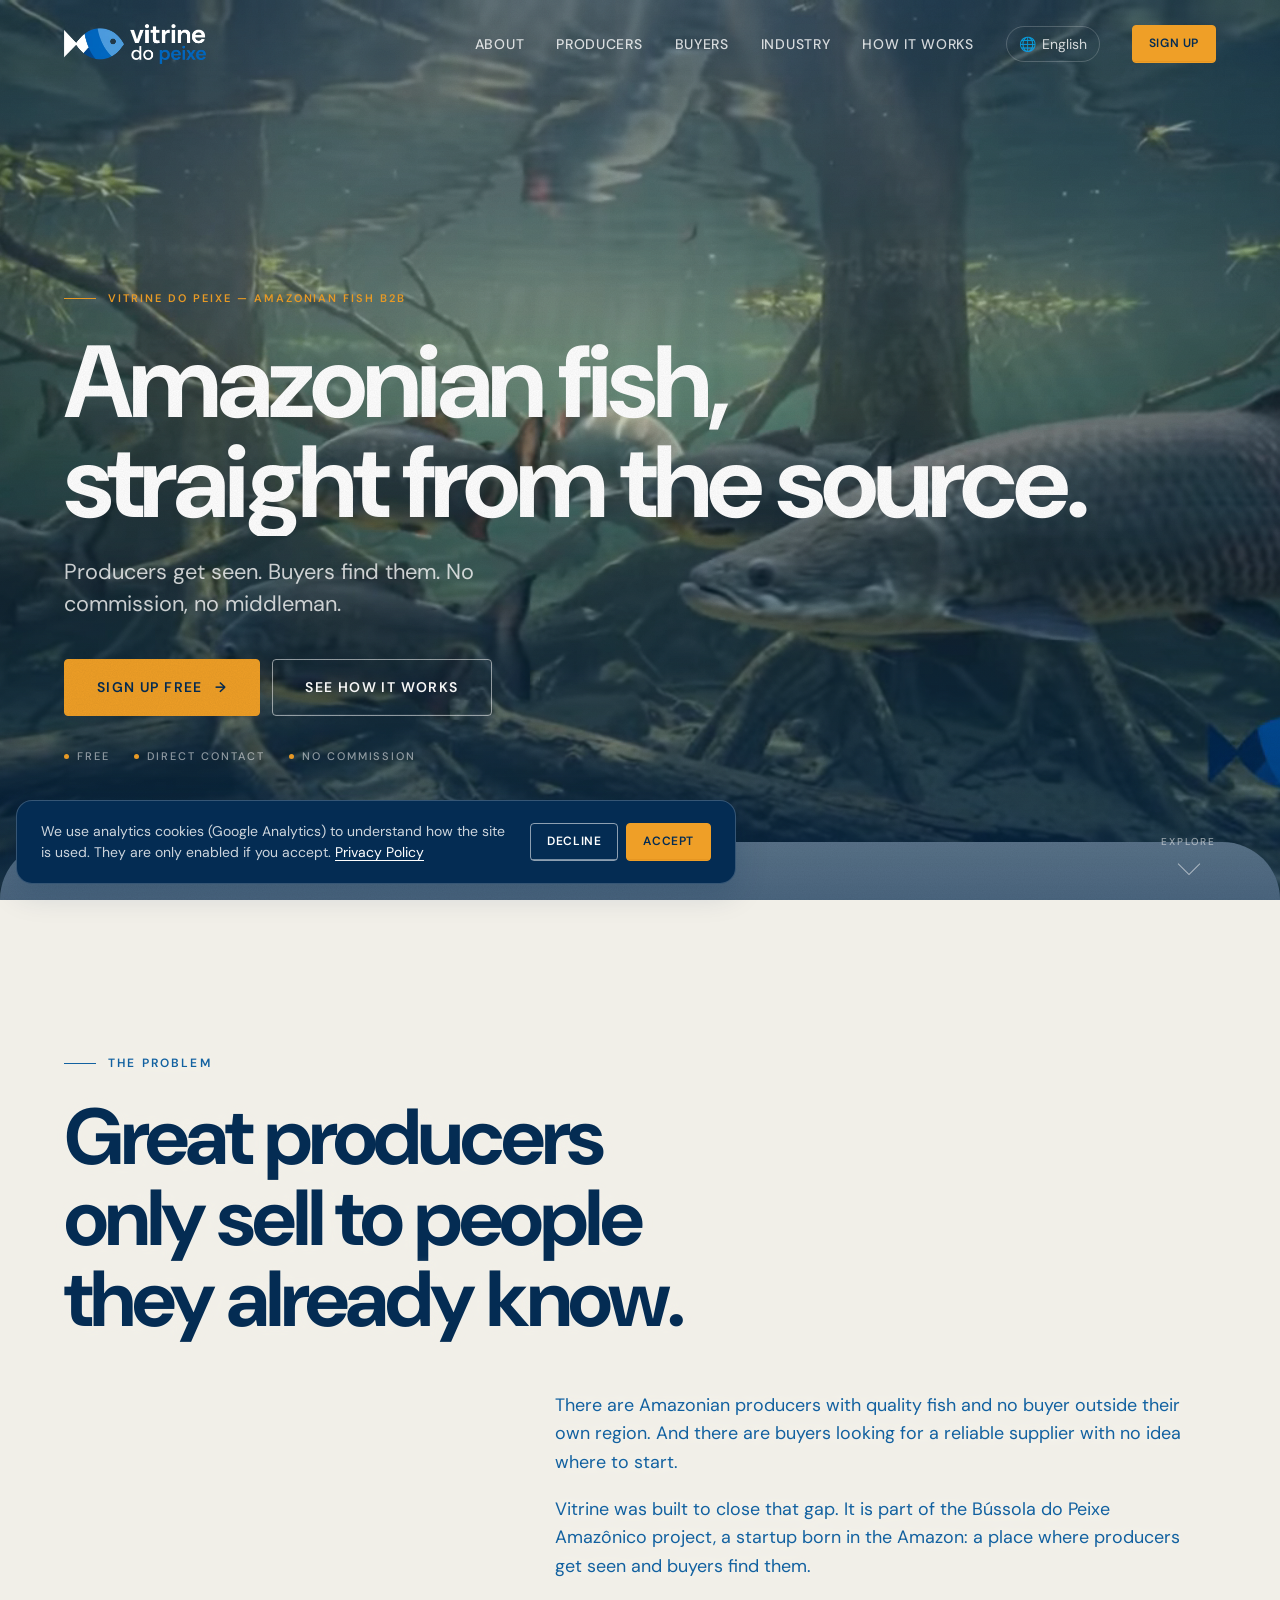
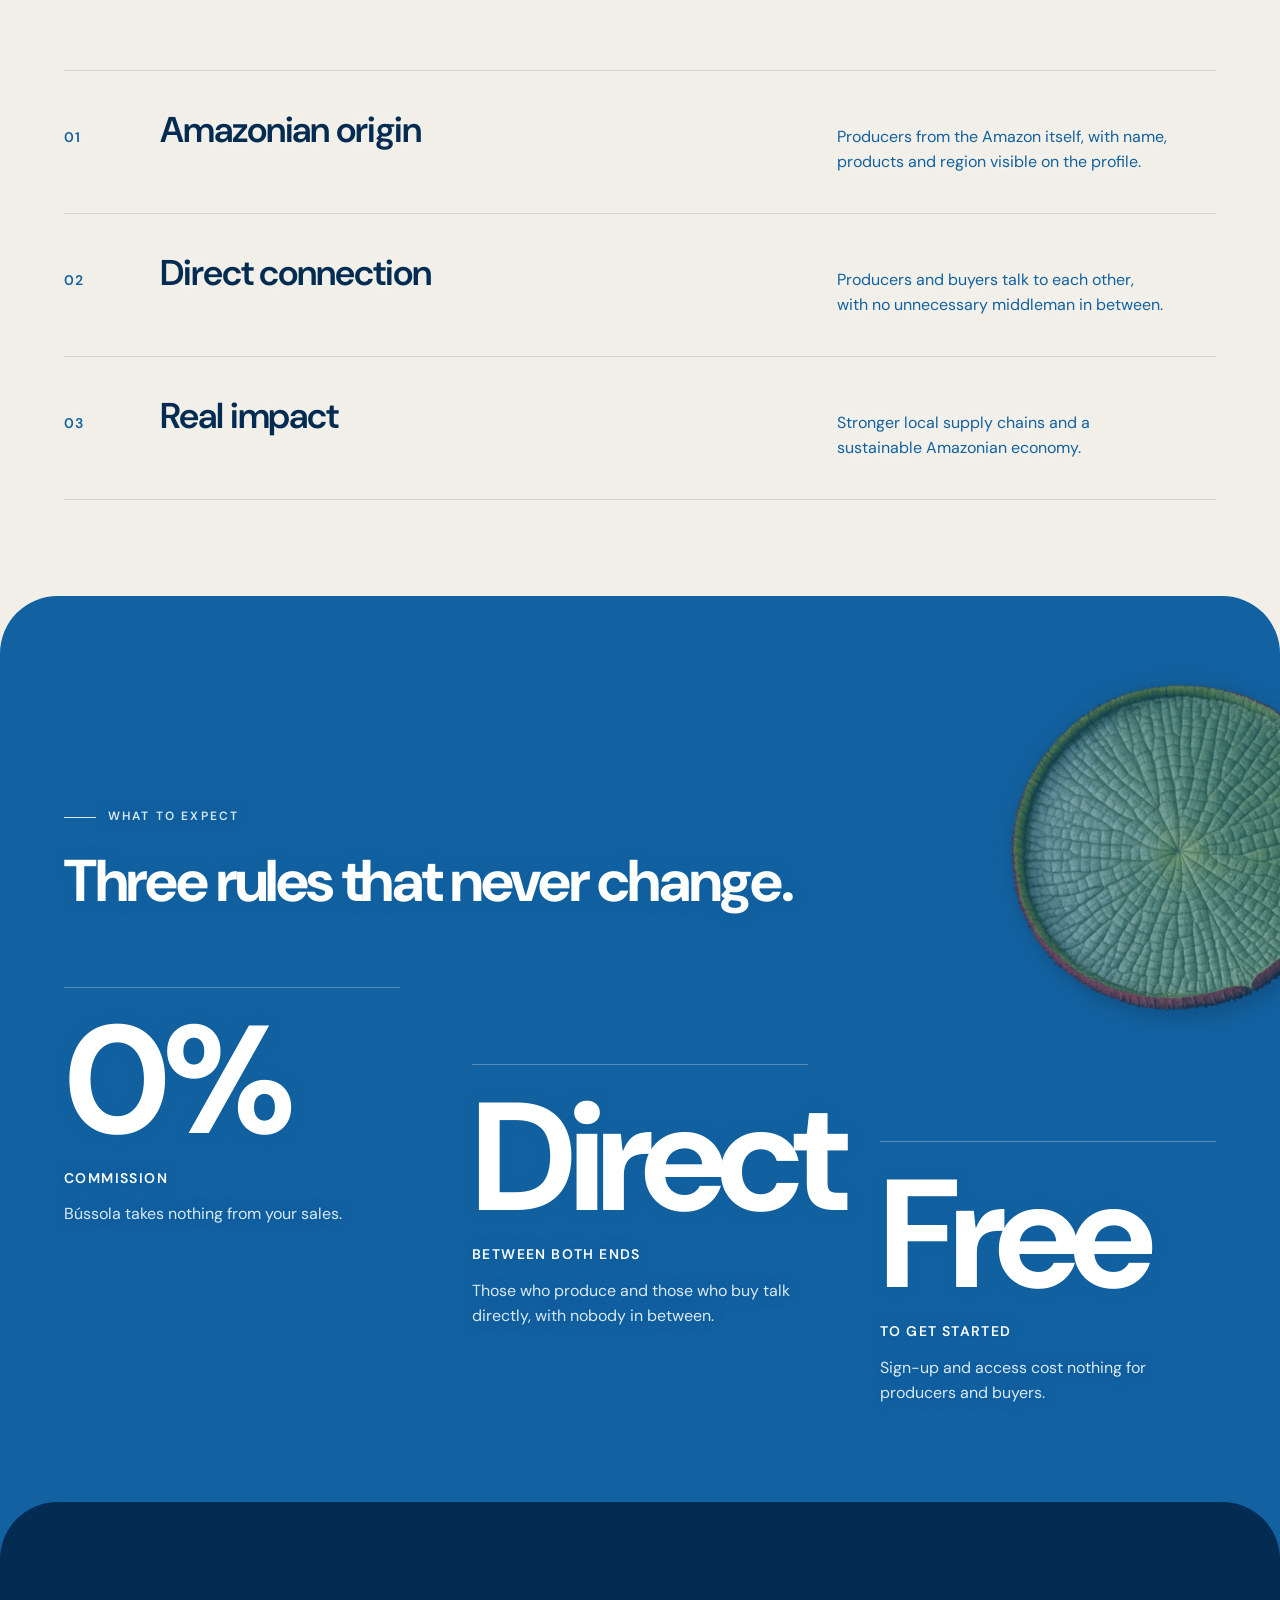
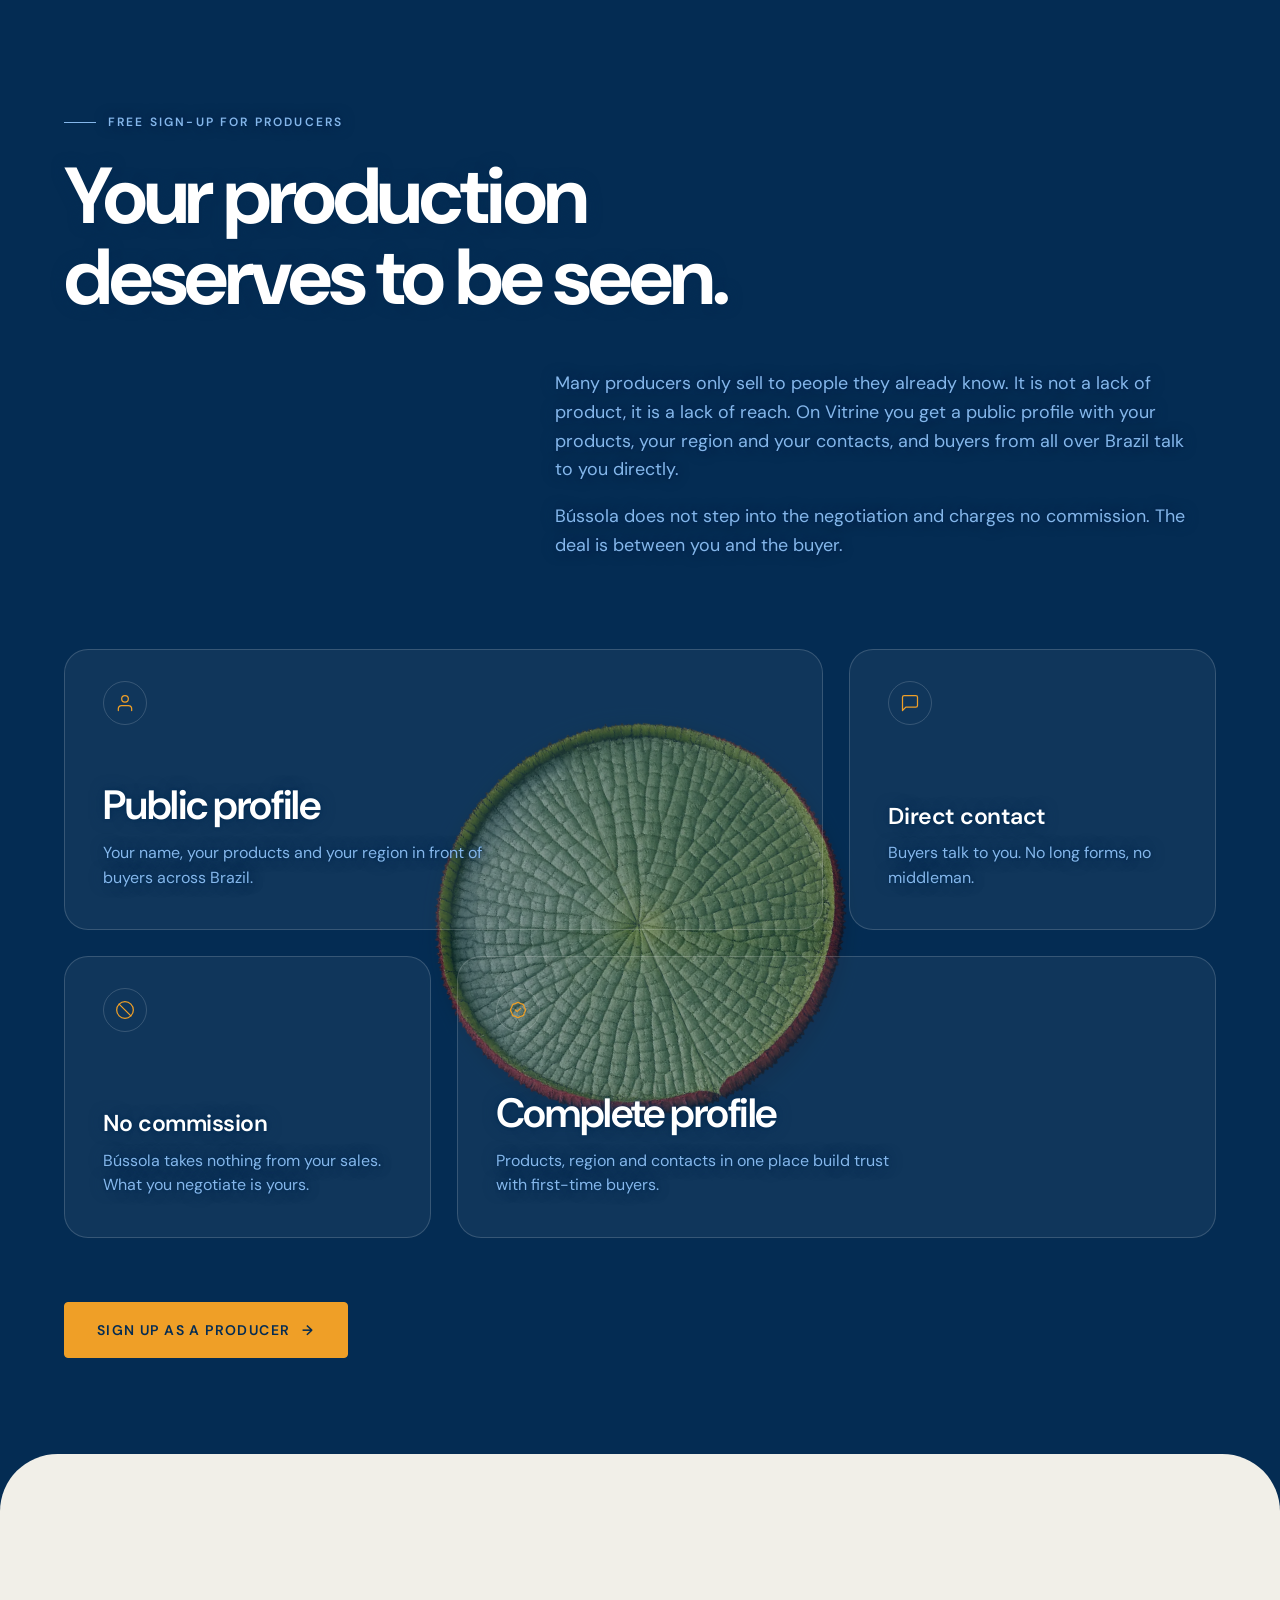
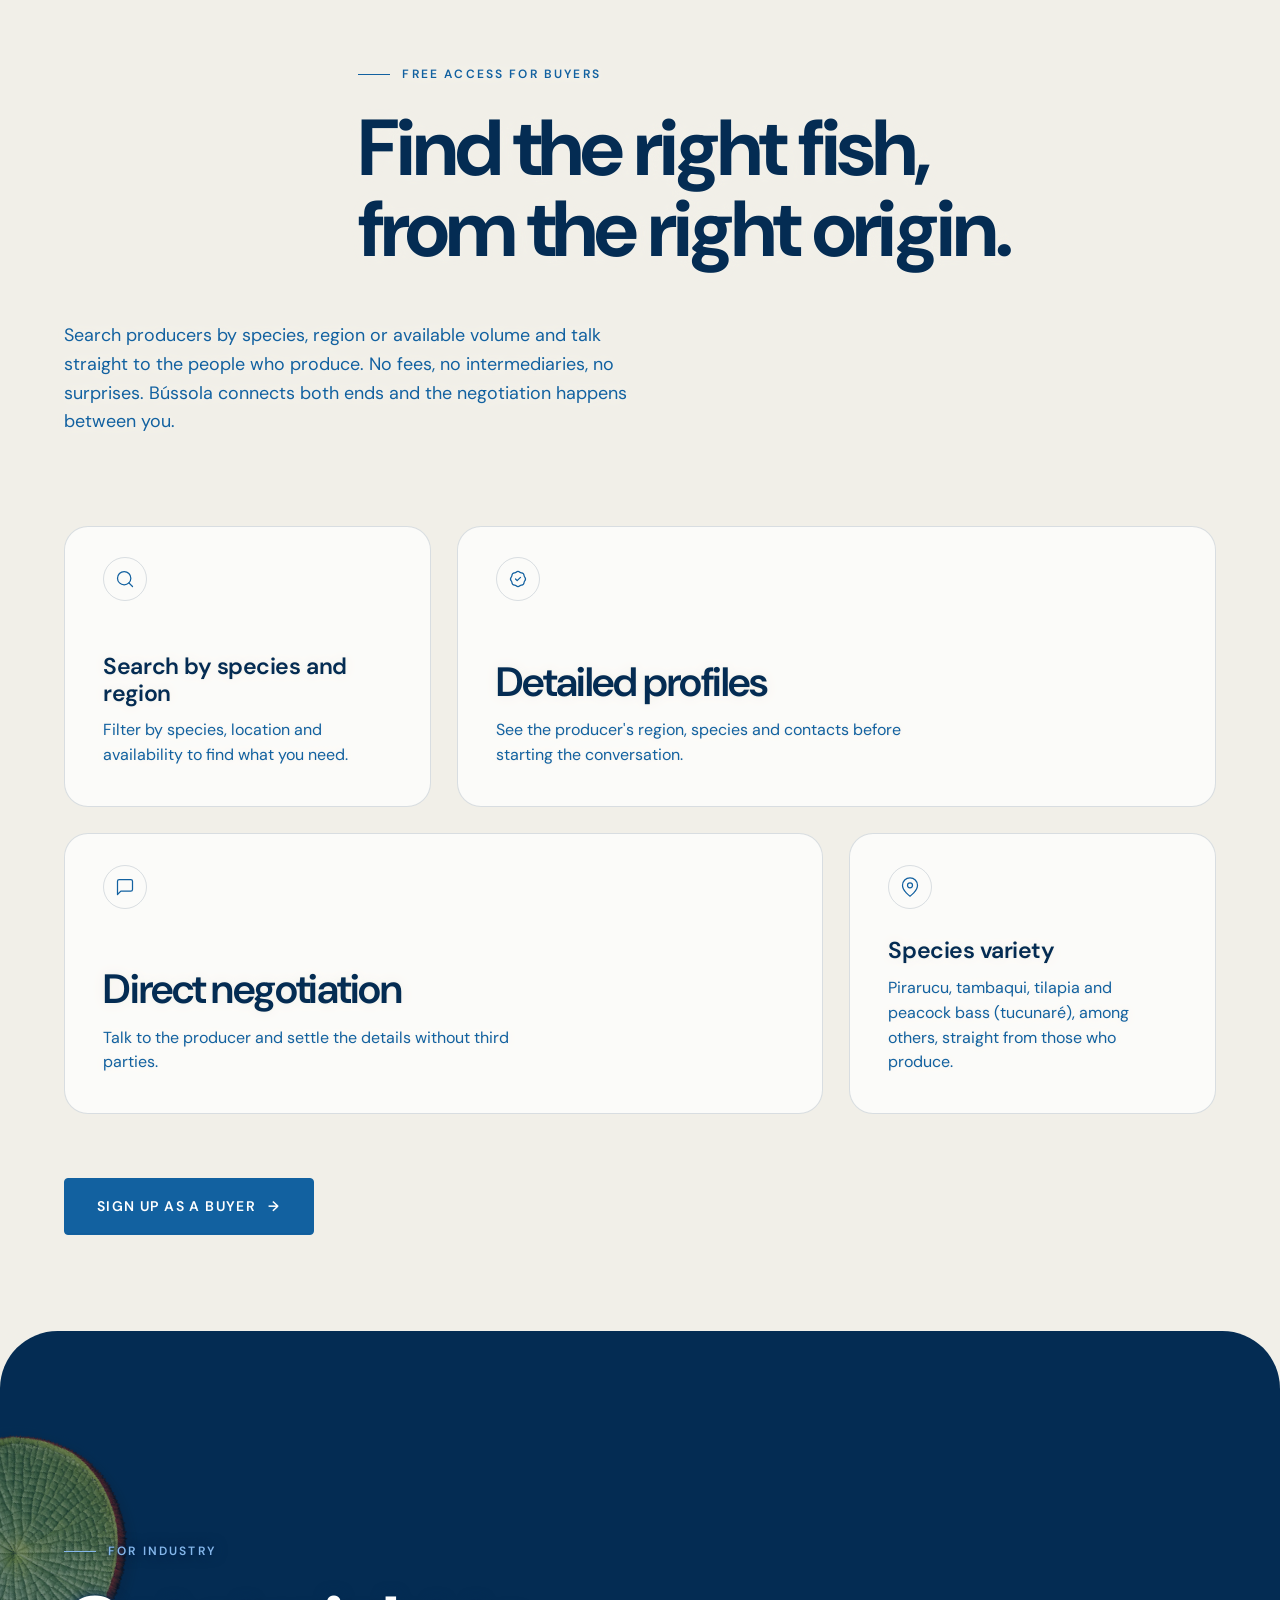
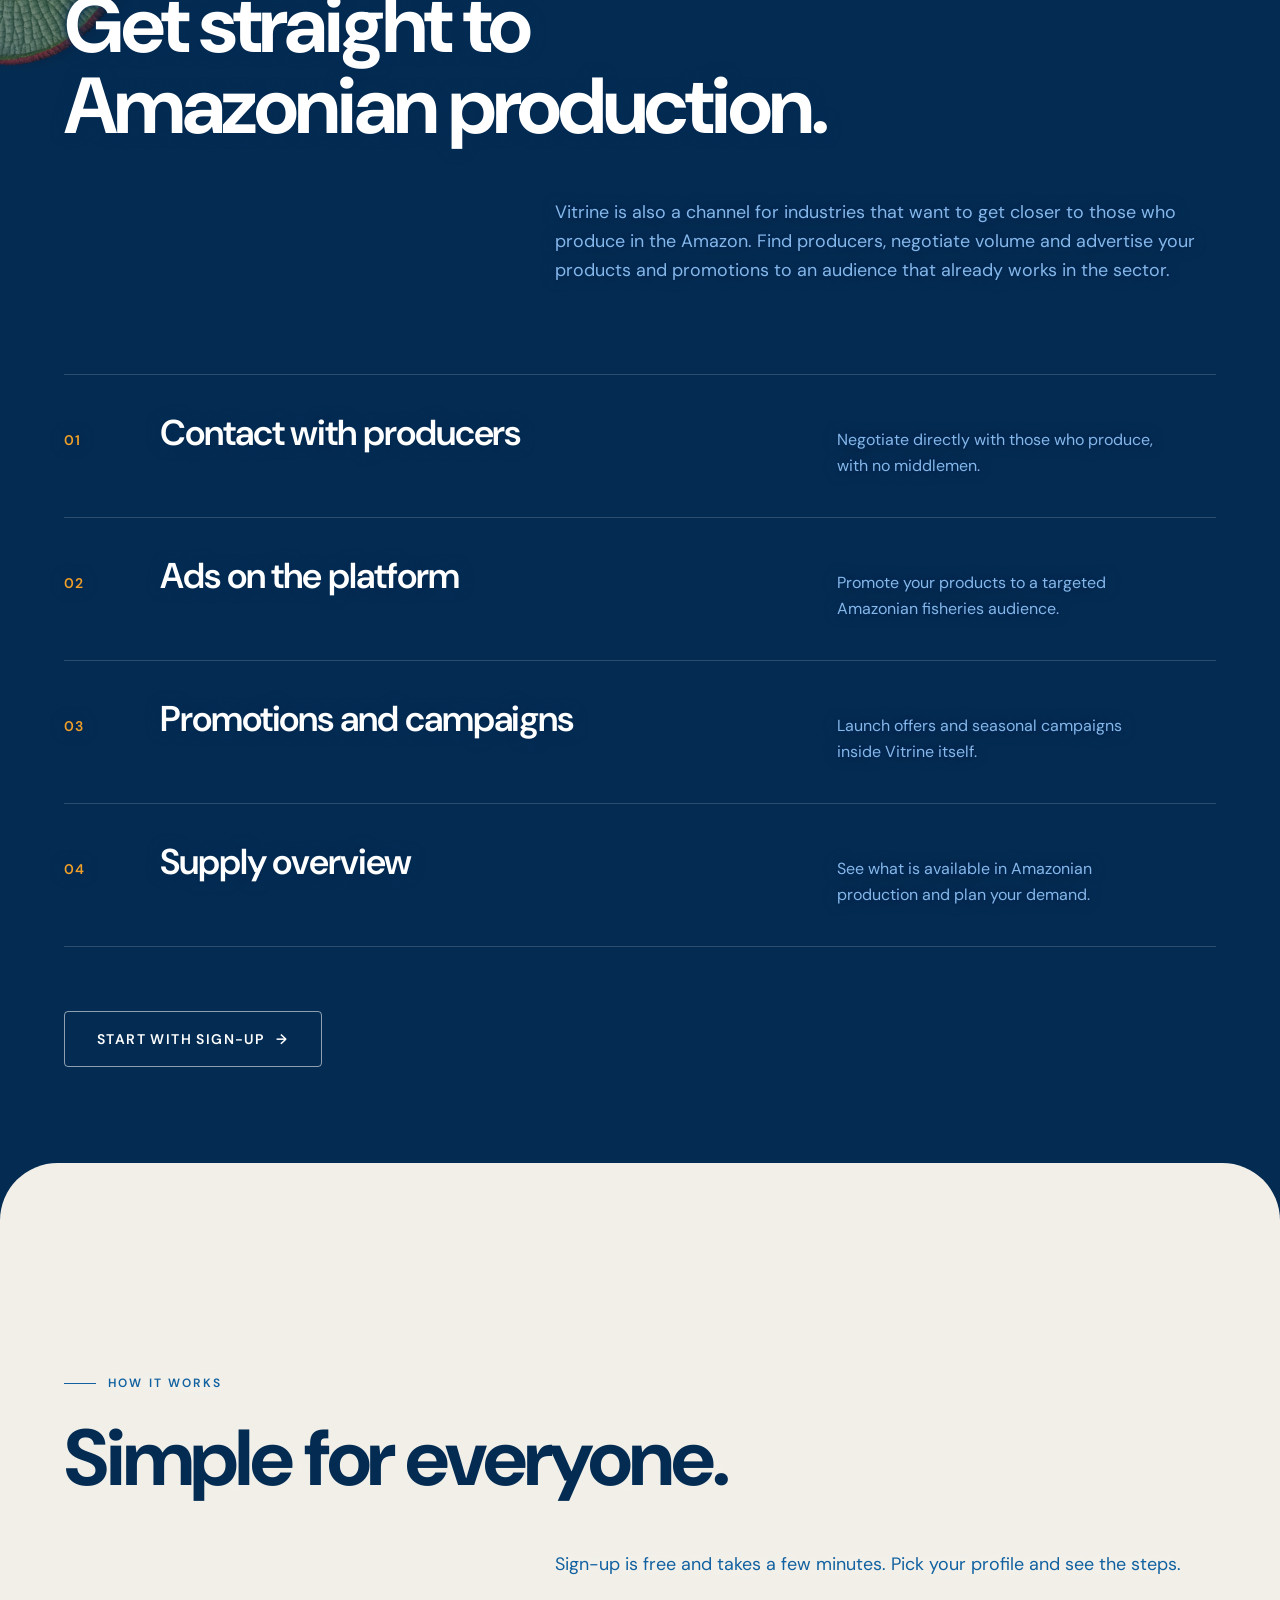
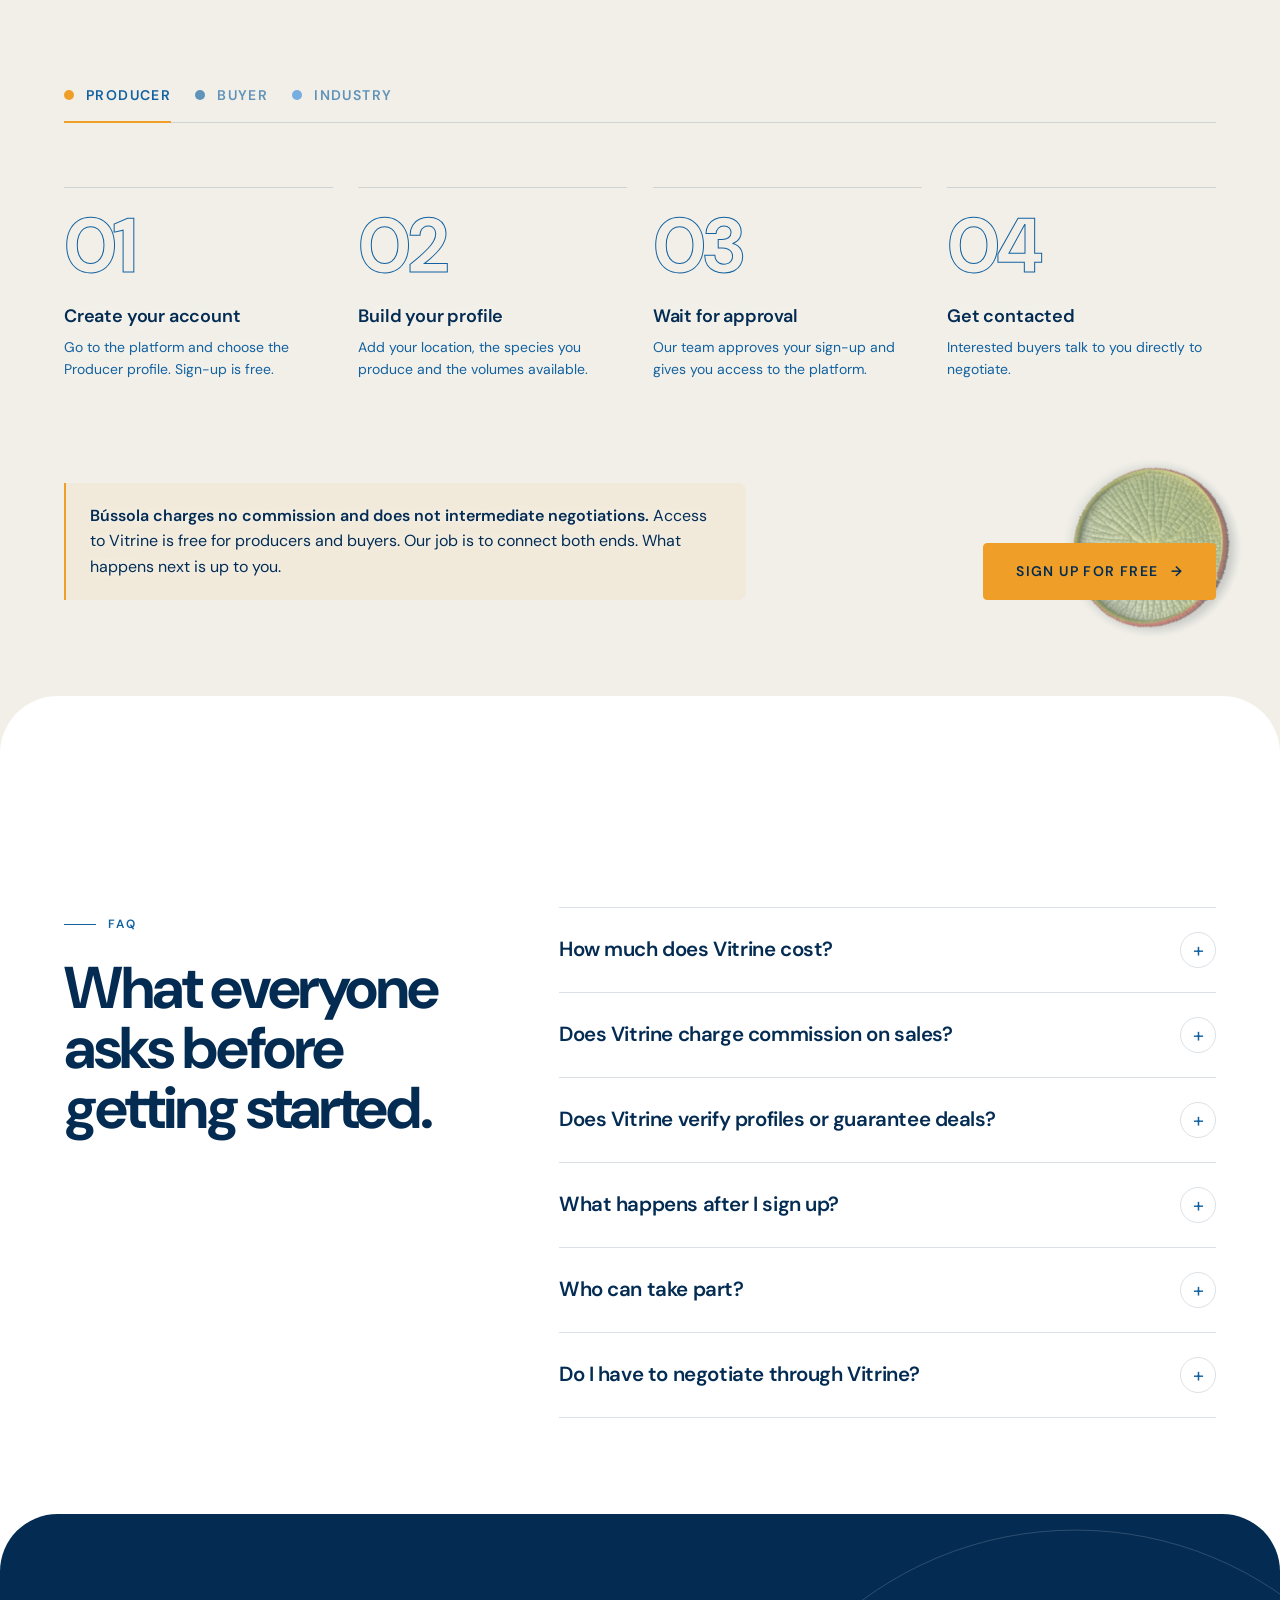
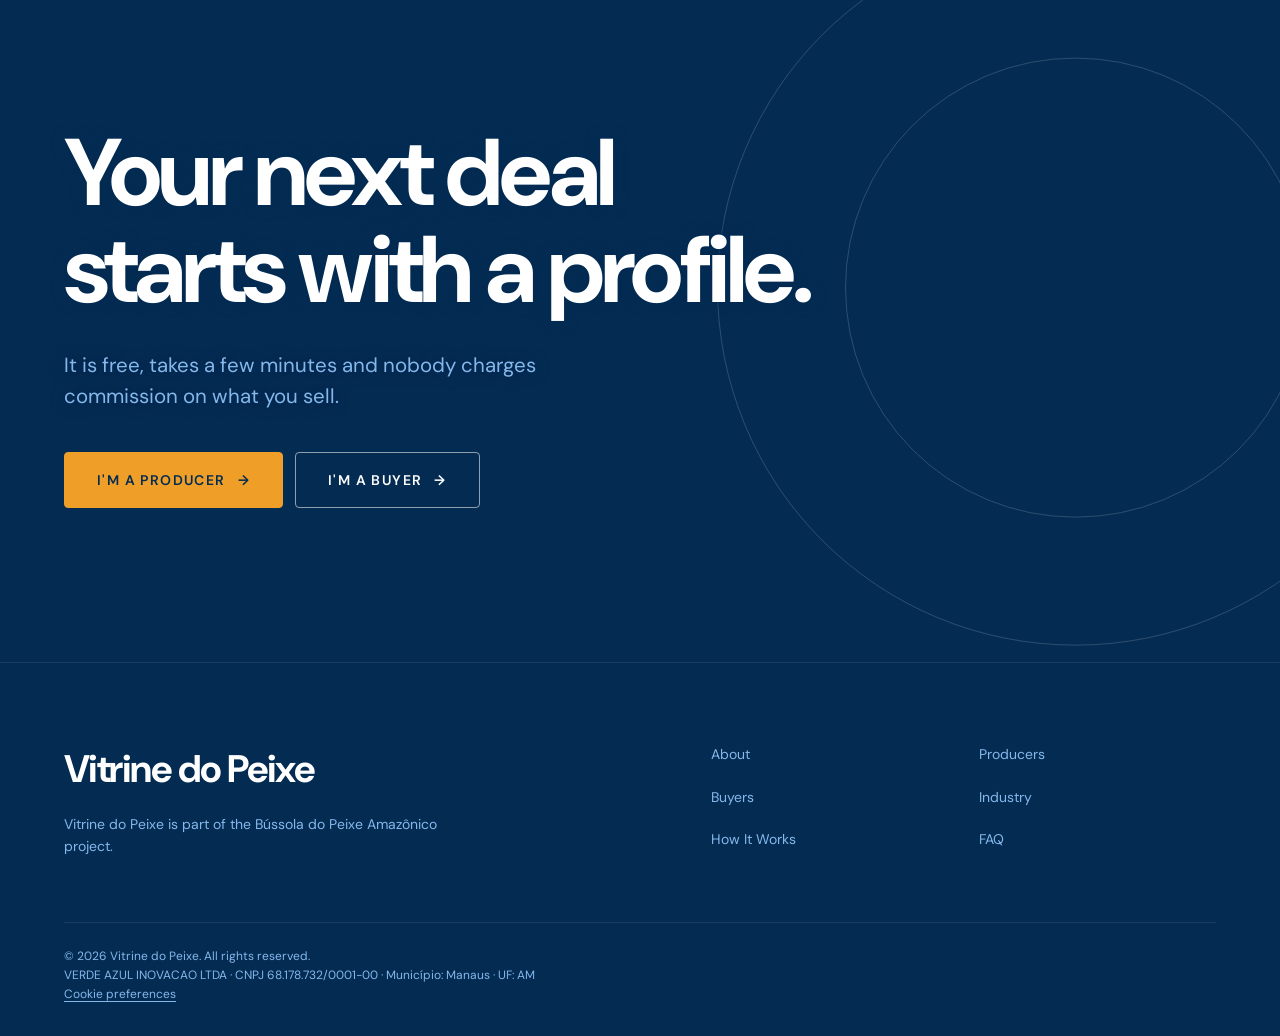
<file: en/index.html>
<!DOCTYPE html>
<html lang="en">
<head>
  <meta charset="UTF-8" />
  <meta name="viewport" content="width=device-width, initial-scale=1.0" />

  <!-- Google tag (gtag.js) -->
  <script async src="https://www.googletagmanager.com/gtag/js?id=G-D315FG7B39"></script>
  <script>
    window.dataLayer = window.dataLayer || [];
    function gtag(){dataLayer.push(arguments);}
    /* LGPD / Consent Mode v2: coleta negada por padrão; o banner libera após o aceite */
    gtag('consent', 'default', {
      ad_storage: 'denied', ad_user_data: 'denied', ad_personalization: 'denied', analytics_storage: 'denied'
    });
    try {
      if (localStorage.getItem('vdp-consent') === 'granted') {
        gtag('consent', 'update', { analytics_storage: 'granted' });
      }
    } catch (e) {}
    gtag('js', new Date());

    gtag('config', 'G-D315FG7B39');
  </script>

  <script>
    /* marca JS ativo (o CSS só esconde elementos "a revelar" se houver JS)
       + rede de segurança: nunca deixa o hero invisível se algo falhar */
    document.documentElement.classList.add('js');
    setTimeout(function () { document.documentElement.classList.add('hero-ready'); }, 6000);
  </script>

  <title>Vitrine do Peixe — Amazonian fish, straight from the producer</title>
  <meta name="description" content="Free B2B platform connecting producers and buyers of Amazonian fish: pirarucu, tambaqui, tilapia and peacock bass. Direct contact and zero commission." />
  <meta name="theme-color" content="#042C53" />

  <link rel="canonical" href="https://vitrinedopeixe.com.br/en/" />
  <link rel="alternate" hreflang="pt-BR" href="https://vitrinedopeixe.com.br/" />
  <link rel="alternate" hreflang="en" href="https://vitrinedopeixe.com.br/en/" />
  <link rel="alternate" hreflang="es" href="https://vitrinedopeixe.com.br/es/" />
  <link rel="alternate" hreflang="zh-Hans" href="https://vitrinedopeixe.com.br/zh/" />
  <link rel="alternate" hreflang="x-default" href="https://vitrinedopeixe.com.br/" />

  <!-- Open Graph / Twitter -->
  <meta property="og:type" content="website" />
  <meta property="og:site_name" content="Vitrine do Peixe" />
  <meta property="og:title" content="Vitrine do Peixe — Amazonian fish, straight from the producer" />
  <meta property="og:description" content="Free B2B platform connecting producers and buyers of Amazonian fish: pirarucu, tambaqui, tilapia and peacock bass. Direct contact and zero commission." />
  <meta property="og:url" content="https://vitrinedopeixe.com.br/en/" />
  <meta property="og:locale" content="en_US" />
  <meta property="og:image" content="https://vitrinedopeixe.com.br/assets/logo.png" />
  <meta property="og:image:width" content="1721" />
  <meta property="og:image:height" content="914" />
  <meta name="twitter:card" content="summary_large_image" />
  <meta name="twitter:title" content="Vitrine do Peixe — Amazonian fish, straight from the producer" />
  <meta name="twitter:description" content="Free B2B platform connecting producers and buyers of Amazonian fish: pirarucu, tambaqui, tilapia and peacock bass. Direct contact and zero commission." />
  <meta name="twitter:image" content="https://vitrinedopeixe.com.br/assets/logo.png" />

  <link rel="icon" type="image/png" href="../assets/favicon-32x32.png" sizes="32x32" />
  <link rel="apple-touch-icon" href="../assets/apple-touch-icon.png" />

  <script type="application/ld+json">
{
  "@context": "https://schema.org",
  "@graph": [
    {
      "@type": "Organization",
      "@id": "https://vitrinedopeixe.com.br/#organization",
      "name": "Vitrine do Peixe",
      "url": "https://vitrinedopeixe.com.br/",
      "logo": "https://vitrinedopeixe.com.br/assets/logo.png",
      "description": "Free B2B platform connecting producers and buyers of Amazonian fish: pirarucu, tambaqui, tilapia and peacock bass. Direct contact and zero commission.",
      "parentOrganization": {
        "@type": "Organization",
        "name": "Bússola do Peixe Amazônico"
      },
      "areaServed": "BR",
      "knowsAbout": [
        "Pirarucu",
        "Tambaqui",
        "Tilápia",
        "Tucunaré",
        "Pescado amazônico"
      ]
    },
    {
      "@type": "WebSite",
      "@id": "https://vitrinedopeixe.com.br/#website",
      "url": "https://vitrinedopeixe.com.br/",
      "name": "Vitrine do Peixe",
      "inLanguage": "en",
      "publisher": {
        "@id": "https://vitrinedopeixe.com.br/#organization"
      }
    },
    {
      "@type": "WebPage",
      "@id": "https://vitrinedopeixe.com.br/en/#webpage",
      "url": "https://vitrinedopeixe.com.br/en/",
      "name": "Vitrine do Peixe — Amazonian fish, straight from the producer",
      "description": "Free B2B platform connecting producers and buyers of Amazonian fish: pirarucu, tambaqui, tilapia and peacock bass. Direct contact and zero commission.",
      "inLanguage": "en",
      "isPartOf": {
        "@id": "https://vitrinedopeixe.com.br/#website"
      },
      "about": {
        "@id": "https://vitrinedopeixe.com.br/#organization"
      }
    },
    {
      "@type": "FAQPage",
      "@id": "https://vitrinedopeixe.com.br/en/#faq",
      "inLanguage": "en",
      "mainEntity": [
        {
          "@type": "Question",
          "name": "How much does Vitrine cost?",
          "acceptedAnswer": {
            "@type": "Answer",
            "text": "Nothing. Sign-up and access are free for producers and buyers."
          }
        },
        {
          "@type": "Question",
          "name": "Does Vitrine charge commission on sales?",
          "acceptedAnswer": {
            "@type": "Answer",
            "text": "No. Bússola does not step into the negotiation or charge commission. Price, volume and logistics are agreed between you and the other party."
          }
        },
        {
          "@type": "Question",
          "name": "Does Vitrine verify profiles or guarantee deals?",
          "acceptedAnswer": {
            "@type": "Answer",
            "text": "No. Vitrine connects producers and buyers, but it does not verify profiles or guarantee negotiations. Agree everything directly and confirm the other party's information before closing a deal."
          }
        },
        {
          "@type": "Question",
          "name": "What happens after I sign up?",
          "acceptedAnswer": {
            "@type": "Answer",
            "text": "You create your account and choose your profile. Every sign-up is approved by our team before first access to the platform."
          }
        },
        {
          "@type": "Question",
          "name": "Who can take part?",
          "acceptedAnswer": {
            "@type": "Answer",
            "text": "Producers and fish farmers, buyers and industries working with fish such as pirarucu, tambaqui, tilapia and peacock bass."
          }
        },
        {
          "@type": "Question",
          "name": "Do I have to negotiate through Vitrine?",
          "acceptedAnswer": {
            "@type": "Answer",
            "text": "No. Vitrine connects both ends and the negotiation happens directly between you, in whatever way works best for both."
          }
        }
      ]
    }
  ]
}
  </script>

  <!-- DM Sans (display=swap: texto aparece na hora com fonte reserva) -->
  <link rel="preconnect" href="https://fonts.googleapis.com" />
  <link rel="preconnect" href="https://fonts.gstatic.com" crossorigin />
  <link href="https://fonts.googleapis.com/css2?family=DM+Sans:opsz,wght@9..40,400;9..40,500;9..40,600;9..40,700&display=swap" rel="stylesheet" />

  <link rel="stylesheet" href="../css/base.css" />
  <link rel="stylesheet" href="../css/sections.css" />

  <style>
    /* =============================================
       CSS CRÍTICO — preloader, hero, peixe
    ============================================= */
    #preloader {
      position: fixed;
      inset: 0;
      z-index: var(--z-preload);
      background: var(--c-primary);
      display: flex;
      flex-direction: column;
      align-items: center;
      justify-content: center;
      gap: 28px;
      transition: opacity 0.6s ease, visibility 0.6s ease;
    }
    .hero-ready #preloader { opacity: 0; visibility: hidden; pointer-events: none; }

    #preloader-canvas { width: min(260px, 72vw); height: min(260px, 72vw); }
    #preloader-bar-wrap { width: min(200px, 56vw); height: 2px; background: var(--c-white-08); overflow: hidden; }
    #preloader-bar { height: 100%; width: 100%; background: var(--c-cta); transform: scaleX(0); transform-origin: left; }

    /* ---------- HERO ---------- */
    #hero {
      position: relative;
      width: 100%;
      height: 100svh;
      min-height: 560px;
      display: flex;
      align-items: flex-end;
      overflow: hidden;
    }

    #hero-video {
      position: absolute;
      inset: 0;
      width: 100%;
      height: 100%;
      object-fit: cover;
      z-index: 0;
    }

    #hero-content {
      position: relative;
      z-index: 2;
      width: 100%;
      max-width: var(--container-xl);
      margin-inline: auto;
      padding: 0 var(--container-pad) clamp(88px, 15vh, 160px);
    }

    .hero-eyebrow {
      display: flex;
      align-items: flex-start;
      gap: var(--space-3);
      margin-bottom: var(--space-6);
      font-size: 11px;
      font-weight: var(--fw-semibold);
      letter-spacing: var(--ls-widest);
      text-transform: uppercase;
      color: var(--c-cta);
    }
    .hero-eyebrow::before { content: ''; flex-shrink: 0; width: 32px; height: 1px; margin-top: 0.7em; background: currentColor; }

    .hero-title-wrap { overflow: hidden; padding-bottom: 0.25em; margin-bottom: -0.25em; }  /* espaço p/ descendentes (g, p) sem mudar o layout */

    #hero-title {
      font-size: clamp(2.2rem, 8vw, 7.4rem);
      font-weight: var(--fw-bold);
      line-height: 0.98;
      letter-spacing: -0.04em;
      color: var(--c-white);
      text-wrap: balance;
    }

    #hero-subtitle {
      max-width: 34ch;
      margin-top: var(--space-6);
      font-size: clamp(1.05rem, 1.7vw, 1.5rem);
      line-height: 1.45;
      color: var(--c-white-80);
    }

    .hero-actions { display: flex; flex-wrap: wrap; gap: var(--space-3); margin-top: var(--space-10); }

    .hero-trust {
      display: flex;
      flex-wrap: wrap;
      gap: var(--space-2) var(--space-6);
      margin-top: var(--space-8);
      font-size: 11px;
      font-weight: var(--fw-medium);
      letter-spacing: var(--ls-widest);
      text-transform: uppercase;
      color: var(--c-white-55);
    }
    .hero-trust li { display: inline-flex; align-items: center; gap: 8px; }
    .hero-trust li::before { content: ''; width: 5px; height: 5px; border-radius: 50%; background: var(--c-cta); }

    #hero-scroll {
      position: absolute;
      bottom: 28px;
      right: var(--container-pad);
      z-index: 2;
      display: none;
      flex-direction: column;
      align-items: center;
      gap: 6px;
    }
    @media (min-width: 900px) { #hero-scroll { display: flex; } }
    #hero-scroll span {
      font-size: 10px;
      font-weight: var(--fw-medium);
      letter-spacing: var(--ls-widest);
      text-transform: uppercase;
      color: var(--c-white-55);
    }
    .scroll-chevron {
      width: 16px;
      height: 16px;
      border-right: 1.5px solid var(--c-white-55);
      border-bottom: 1.5px solid var(--c-white-55);
      transform: rotate(45deg);
      animation: chevronBounce 1.8s ease-in-out infinite;
    }

    /* Entrada do hero (só com JS; só depois do preloader) */
    .js .hero-in { opacity: 0; }
    .hero-ready .hero-in {
      animation: heroIn 0.9s cubic-bezier(0.22, 1, 0.36, 1) both;
      animation-delay: calc(0.1s + var(--i, 0) * 0.12s);
    }
    .hero-ready #hero-title { animation-name: heroTitleReveal; animation-duration: 1.1s; }

    @keyframes heroIn {
      from { opacity: 0; transform: translate3d(0, 18px, 0); }
      to   { opacity: 1; transform: translate3d(0, 0, 0); }
    }
    @keyframes heroTitleReveal {
      from { opacity: 0; clip-path: inset(0 0 100% 0); transform: translate3d(0, 24px, 0); }
      to   { opacity: 1; clip-path: inset(-0.1em -0.1em -0.3em -0.1em); transform: translate3d(0, 0, 0); }
    }

    #hero-video, #hero-content { will-change: transform; }

    /* =============================================
       PIRARUCU — SCROLL-DRIVEN IMAGE SEQUENCE
       Camada = posição (translate3d, na GPU).
       Canvas = rotação (transição suave ao inverter a direção).
    ============================================= */
    #fish-layer {
      position: fixed;
      top: 0;
      left: 0;
      z-index: 1;                 /* acima do fundo das seções, atrás do conteúdo */
      pointer-events: none;
      will-change: transform, opacity;
      opacity: 0;
      transition: opacity 0.5s ease;
      filter: drop-shadow(6px 12px 18px rgba(2, 18, 38, 0.55));
    }
    #fish-canvas {
      display: block;
      transform-origin: center center;
      transition: transform 0.6s cubic-bezier(0.45, 0, 0.2, 1);
    }

    /* Película leve entre o peixe e o conteúdo (sem backdrop-filter: era caro a cada scroll) */
    #liquid-glass {
      position: fixed;
      inset: 0;
      z-index: 2;
      pointer-events: none;
      opacity: 0;
      transition: opacity 0.5s ease;
      background: linear-gradient(135deg,
        rgba(255, 255, 255, 0.03) 0%,
        rgba(255, 255, 255, 0)    45%,
        rgba(133, 183, 235, 0.03) 100%);
    }

    /* Conteúdo acima do peixe e do vidro */
    main .container, footer .container { position: relative; z-index: 3; }

    /* =============================================
       VITÓRIA-RÉGIA — folhas boiando (parallax)
    ============================================= */
    body { position: relative; }

    .lily {
      position: absolute;
      z-index: 2;
      pointer-events: none;
      height: auto;
      aspect-ratio: 1 / 1;
      will-change: transform;
      opacity: 0.55;               /* folhas como textura: não competem com o texto */
      -webkit-mask-image: radial-gradient(circle closest-side at 50% 50%, #000 88%, transparent 99%);
              mask-image: radial-gradient(circle closest-side at 50% 50%, #000 88%, transparent 99%);
      filter: drop-shadow(0 10px 22px rgba(2, 18, 38, 0.45));
    }
    .lily--1 { top: 18%; right: -7%; width: clamp(190px, 34vw, 380px); }
    .lily--2 { top: 45%; left:  -9%; width: clamp(140px, 24vw, 260px); }
    .lily--3 { top: 71%; right:  3%; width: clamp(100px, 18vw, 180px); }
    .lily--4 { top: 30%; left:  50%; width: clamp(220px, 44vw, 460px); }

    @media (prefers-reduced-motion: reduce) {
      #fish-layer, #liquid-glass { display: none !important; }
      #hero-video, #hero-content { transform: none !important; }
      .lily { transform: none !important; }
      .js .hero-in { opacity: 1; }
    }

    /* =============================================
       SELETOR DE IDIOMA
    ============================================= */
    .lang-switch { position: relative; }
    .lang-switch__btn {
      display: inline-flex;
      align-items: center;
      gap: 6px;
      background: transparent;
      border: 1px solid var(--c-white-20);
      color: var(--c-white-80);   /* mesmo branco dos links do menu */
      font: inherit;
      font-size: var(--text-sm);
      padding: 6px 12px;
      border-radius: 999px;
      cursor: pointer;
    }
    .lang-switch__btn:hover { color: var(--c-white); }
    .lang-switch__list {
      margin: 6px 0 0;
      padding: 6px;
      position: absolute;
      top: 100%;
      right: 0;
      min-width: 140px;
      background: var(--c-white);
      color: var(--c-primary);
      border-radius: 12px;
      box-shadow: 0 12px 32px rgba(4, 44, 83, 0.22);
      opacity: 0;
      visibility: hidden;
      transform: translateY(-6px);
      transition: opacity 0.18s ease, transform 0.18s ease, visibility 0.18s ease;
      z-index: 50;
    }
    .lang-switch:hover .lang-switch__list,
    .lang-switch:focus-within .lang-switch__list,
    .lang-switch.is-open .lang-switch__list { opacity: 1; visibility: visible; transform: translateY(0); }
    .lang-switch__list a {
      display: block;
      padding: 8px 10px;
      border-radius: 8px;
      font-size: var(--text-sm);
      color: var(--c-primary);
    }
    .lang-switch__list a:hover,
    .lang-switch__list a[aria-current="true"] { background: var(--c-neutral); }
  </style>
</head>
<body>

  <a href="#conteudo" class="skip-link">Skip to content</a>

  <!-- Pirarucu — sequência de imagens guiada pelo scroll -->
  <div id="fish-layer" aria-hidden="true">
    <canvas id="fish-canvas" width="640" height="360"></canvas>
  </div>
  <div id="liquid-glass" aria-hidden="true"></div>

  <!-- Vitória-régia — folhas boiando no rio (parallax) -->
  <img class="lily lily--1" src="../assets/vitoria_regia.webp" width="900" height="900" alt="" loading="lazy" decoding="async" aria-hidden="true" />
  <img class="lily lily--2" src="../assets/vitoria_regia.webp" width="900" height="900" alt="" loading="lazy" decoding="async" aria-hidden="true" />
  <img class="lily lily--3" src="../assets/vitoria_regia.webp" width="900" height="900" alt="" loading="lazy" decoding="async" aria-hidden="true" />
  <img class="lily lily--4" src="../assets/vitoria_regia.webp" width="900" height="900" alt="" loading="lazy" decoding="async" aria-hidden="true" data-center />

  <!-- Preloader curto (marca) — o resto dos frames carrega em segundo plano -->
  <div id="preloader" role="status" aria-label="Loading Vitrine do Peixe">
    <canvas id="preloader-canvas" width="400" height="400" aria-hidden="true"></canvas>
    <div id="preloader-bar-wrap" aria-hidden="true"><div id="preloader-bar"></div></div>
  </div>

  <!-- =============================================
       HEADER / NAV
  ============================================= -->
  <header>
    <nav id="nav" class="nav" aria-label="Main menu">
      <a href="./" class="nav__logo" aria-label="Vitrine do Peixe — home page">
        <img src="../assets/logo-nav.webp" width="142" height="40" alt="Vitrine do Peixe" />
      </a>

      <ul class="nav__links">
        <li><a href="#sobre"         class="nav__link">About</a></li>
        <li><a href="#produtor"      class="nav__link">Producers</a></li>
        <li><a href="#comprador"     class="nav__link">Buyers</a></li>
        <li><a href="#industria"     class="nav__link">Industry</a></li>
        <li><a href="#como-funciona" class="nav__link">How It Works</a></li>
        <li><div class="lang-switch">
                  <button type="button" class="lang-switch__btn" aria-haspopup="true" aria-expanded="false" aria-label="Language">
                    <span aria-hidden="true">🌐</span> English
                  </button>
                  <div class="lang-switch__list" role="menu">
                    <a href="../" lang="pt-BR">Português</a>
            <a href="./" lang="en" aria-current="true">English</a>
            <a href="../es/" lang="es">Español</a>
            <a href="../zh/" lang="zh-Hans">中文</a>
                  </div>
                </div></li>
        <li>
          <a href="https://vitrine-do-peixe-piloto.web.app/cadastro.html" class="btn btn--primary btn--sm" data-cta="nav">Sign up</a>
        </li>
      </ul>

      <div class="nav__end">
        <a href="https://vitrine-do-peixe-piloto.web.app/cadastro.html" class="btn btn--primary btn--sm nav__cta-m" data-cta="nav-mobile">Sign up</a>
        <button class="nav__toggle" aria-label="Open menu" aria-expanded="false" aria-controls="nav-links">
          <span></span><span></span><span></span>
        </button>
      </div>
    </nav>
  </header>

  <main id="conteudo">

    <!-- =============================================
         HERO — proposta de valor (StoryBrand: o que é, para quem, como compra)
    ============================================= -->
    <section id="hero" aria-labelledby="hero-title">

      <video id="hero-video" autoplay muted loop playsinline preload="metadata" aria-hidden="true">
        <source src="../assets/video_hero.webm" type="video/webm" />
        <source src="../assets/video_hero.mp4" type="video/mp4" />
      </video>

      <div class="overlay" aria-hidden="true"></div>

      <div id="hero-content">
        <p class="hero-eyebrow hero-in" style="--i:0">Vitrine do Peixe — Amazonian fish B2B</p>

        <div class="hero-title-wrap">
          <h1 id="hero-title" class="hero-in" style="--i:1">Amazonian fish,<br>straight from the source.</h1>
        </div>

        <p id="hero-subtitle" class="hero-in" style="--i:2">Producers get seen. Buyers find them. No commission, no middleman.</p>

        <div class="hero-actions hero-in" style="--i:3">
          <a href="https://vitrine-do-peixe-piloto.web.app/cadastro.html" class="btn btn--primary btn--lg btn--arrow" data-cta="hero">Sign up free</a>
          <a href="#como-funciona" class="btn btn--outline btn--lg">See how it works</a>
        </div>

        <ul class="hero-trust hero-in" style="--i:4">
          <li>Free</li>
          <li>Direct contact</li>
          <li>No commission</li>
        </ul>
      </div>

      <div id="hero-scroll" aria-hidden="true">
        <span>Explore</span>
        <div class="scroll-chevron"></div>
      </div>
    </section>


    <!-- =============================================
         #SOBRE — o problema + 3 pilares (lista interativa)
    ============================================= -->
    <section id="sobre" class="section sheet section--light" aria-labelledby="sobre-title">
      <div class="container">

        <header class="sec-head scroll-reveal">
          <p class="tag">The problem</p>
          <h2 id="sobre-title" class="display">Great producers only sell to people they already know.</h2>
          <div class="sec-head__lead">
            <p>There are Amazonian producers with quality fish and no buyer outside their own region. And there are buyers looking for a reliable supplier with no idea where to start.</p>
            <p>Vitrine was built to close that gap. It is part of the Bússola do Peixe Amazônico project, a startup born in the Amazon: a place where producers get seen and buyers find them.</p>
          </div>
        </header>

        <ol class="rows" data-stagger>
          <li class="row scroll-reveal">
            <span class="row__num" aria-hidden="true">01</span>
            <h3 class="row__title">Amazonian origin</h3>
            <p class="row__desc">Producers from the Amazon itself, with name, products and region visible on the profile.</p>
            <span class="row__arrow" aria-hidden="true">→</span>
          </li>
          <li class="row scroll-reveal">
            <span class="row__num" aria-hidden="true">02</span>
            <h3 class="row__title">Direct connection</h3>
            <p class="row__desc">Producers and buyers talk to each other, with no unnecessary middleman in between.</p>
            <span class="row__arrow" aria-hidden="true">→</span>
          </li>
          <li class="row scroll-reveal">
            <span class="row__num" aria-hidden="true">03</span>
            <h3 class="row__title">Real impact</h3>
            <p class="row__desc">Stronger local supply chains and a sustainable Amazonian economy.</p>
            <span class="row__arrow" aria-hidden="true">→</span>
          </li>
        </ol>

      </div>
    </section>


    <!-- =============================================
         #GARANTIAS — quebra de objeções com fatos do produto
         (espaço reservado para depoimentos reais quando existirem)
    ============================================= -->
    <section id="garantias" class="section sheet section--blue" aria-labelledby="garantias-title">
      <div class="container">

        <header class="sec-head sec-head--compact scroll-reveal">
          <p class="tag">What to expect</p>
          <h2 id="garantias-title" class="display display--sm">Three rules that never change.</h2>
        </header>

        <ul class="stats" data-stagger>
          <li class="stat scroll-reveal">
            <strong class="stat__value">0%</strong>
            <span class="stat__label">commission</span>
            <p class="stat__desc">Bússola takes nothing from your sales.</p>
          </li>
          <li class="stat scroll-reveal">
            <strong class="stat__value">Direct</strong>
            <span class="stat__label">between both ends</span>
            <p class="stat__desc">Those who produce and those who buy talk directly, with nobody in between.</p>
          </li>
          <li class="stat scroll-reveal">
            <strong class="stat__value">Free</strong>
            <span class="stat__label">to get started</span>
            <p class="stat__desc">Sign-up and access cost nothing for producers and buyers.</p>
          </li>
        </ul>

      </div>
    </section>


    <!-- =============================================
         #PRODUTOR — bento assimétrico (escuro)
    ============================================= -->
    <section id="produtor" class="section sheet section--dark" aria-labelledby="produtor-title">
      <div class="container">

        <header class="sec-head scroll-reveal">
          <p class="tag">Free sign-up for producers</p>
          <h2 id="produtor-title" class="display">Your production deserves to be seen.</h2>
          <div class="sec-head__lead">
            <p>Many producers only sell to people they already know. It is not a lack of product, it is a lack of reach. On Vitrine you get a public profile with your products, your region and your contacts, and buyers from all over Brazil talk to you directly.</p>
            <p>Bússola does not step into the negotiation and charges no commission. The deal is between you and the buyer.</p>
          </div>
        </header>

        <div class="bento" data-stagger>
          <article class="bento__item bento__item--wide scroll-reveal">
            <span class="bento__icon" aria-hidden="true">
              <svg viewBox="0 0 24 24" fill="none" stroke="currentColor" stroke-width="1.5" stroke-linecap="round" stroke-linejoin="round"><path d="M20 21v-2a4 4 0 00-4-4H8a4 4 0 00-4 4v2"/><circle cx="12" cy="7" r="4"/></svg>
            </span>
            <h3>Public profile</h3>
            <p>Your name, your products and your region in front of buyers across Brazil.</p>
          </article>

          <article class="bento__item scroll-reveal">
            <span class="bento__icon" aria-hidden="true">
              <svg viewBox="0 0 24 24" fill="none" stroke="currentColor" stroke-width="1.5" stroke-linecap="round" stroke-linejoin="round"><path d="M21 15a2 2 0 01-2 2H7l-4 4V5a2 2 0 012-2h14a2 2 0 012 2z"/></svg>
            </span>
            <h3>Direct contact</h3>
            <p>Buyers talk to you. No long forms, no middleman.</p>
          </article>

          <article class="bento__item scroll-reveal">
            <span class="bento__icon" aria-hidden="true">
              <svg viewBox="0 0 24 24" fill="none" stroke="currentColor" stroke-width="1.5" stroke-linecap="round" stroke-linejoin="round"><circle cx="12" cy="12" r="10"/><line x1="4.93" y1="4.93" x2="19.07" y2="19.07"/></svg>
            </span>
            <h3>No commission</h3>
            <p>Bússola takes nothing from your sales. What you negotiate is yours.</p>
          </article>

          <article class="bento__item bento__item--wide scroll-reveal">
            <span class="bento__icon" aria-hidden="true">
              <svg viewBox="0 0 24 24" fill="none" stroke="currentColor" stroke-width="1.5" stroke-linecap="round" stroke-linejoin="round"><path d="M9 12l2 2 4-4"/><path d="M7.835 4.697a3.42 3.42 0 001.946-.806 3.42 3.42 0 014.438 0 3.42 3.42 0 001.946.806 3.42 3.42 0 013.138 3.138 3.42 3.42 0 00.806 1.946 3.42 3.42 0 010 4.438 3.42 3.42 0 00-.806 1.946 3.42 3.42 0 01-3.138 3.138 3.42 3.42 0 00-1.946.806 3.42 3.42 0 01-4.438 0 3.42 3.42 0 00-1.946-.806 3.42 3.42 0 01-3.138-3.138 3.42 3.42 0 00-.806-1.946 3.42 3.42 0 010-4.438 3.42 3.42 0 00.806-1.946 3.42 3.42 0 013.138-3.138z"/></svg>
            </span>
            <h3>Complete profile</h3>
            <p>Products, region and contacts in one place build trust with first-time buyers.</p>
          </article>
        </div>

        <div class="section-cta scroll-reveal">
          <a href="https://vitrine-do-peixe-piloto.web.app/cadastro.html?perfil=produtor" class="btn btn--primary btn--lg btn--arrow" data-cta="produtor">Sign up as a producer</a>
        </div>

      </div>
    </section>


    <!-- =============================================
         #COMPRADOR — bento espelhado (claro)
    ============================================= -->
    <section id="comprador" class="section sheet section--light" aria-labelledby="comprador-title">
      <div class="container">

        <header class="sec-head sec-head--right scroll-reveal">
          <p class="tag">Free access for buyers</p>
          <h2 id="comprador-title" class="display">Find the right fish, from the right origin.</h2>
          <div class="sec-head__lead">
            <p>Search producers by species, region or available volume and talk straight to the people who produce. No fees, no intermediaries, no surprises. Bússola connects both ends and the negotiation happens between you.</p>
          </div>
        </header>

        <div class="bento bento--mirror" data-stagger>
          <article class="bento__item scroll-reveal">
            <span class="bento__icon" aria-hidden="true">
              <svg viewBox="0 0 24 24" fill="none" stroke="currentColor" stroke-width="1.5" stroke-linecap="round" stroke-linejoin="round"><circle cx="11" cy="11" r="8"/><line x1="21" y1="21" x2="16.65" y2="16.65"/></svg>
            </span>
            <h3>Search by species and region</h3>
            <p>Filter by species, location and availability to find what you need.</p>
          </article>

          <article class="bento__item bento__item--wide scroll-reveal">
            <span class="bento__icon" aria-hidden="true">
              <svg viewBox="0 0 24 24" fill="none" stroke="currentColor" stroke-width="1.5" stroke-linecap="round" stroke-linejoin="round"><path d="M9 12l2 2 4-4"/><path d="M7.835 4.697a3.42 3.42 0 001.946-.806 3.42 3.42 0 014.438 0 3.42 3.42 0 001.946.806 3.42 3.42 0 013.138 3.138 3.42 3.42 0 00.806 1.946 3.42 3.42 0 010 4.438 3.42 3.42 0 00-.806 1.946 3.42 3.42 0 01-3.138 3.138 3.42 3.42 0 00-1.946.806 3.42 3.42 0 01-4.438 0 3.42 3.42 0 00-1.946-.806 3.42 3.42 0 01-3.138-3.138 3.42 3.42 0 00-.806-1.946 3.42 3.42 0 010-4.438 3.42 3.42 0 00.806-1.946 3.42 3.42 0 013.138-3.138z"/></svg>
            </span>
            <h3>Detailed profiles</h3>
            <p>See the producer's region, species and contacts before starting the conversation.</p>
          </article>

          <article class="bento__item bento__item--wide scroll-reveal">
            <span class="bento__icon" aria-hidden="true">
              <svg viewBox="0 0 24 24" fill="none" stroke="currentColor" stroke-width="1.5" stroke-linecap="round" stroke-linejoin="round"><path d="M21 15a2 2 0 01-2 2H7l-4 4V5a2 2 0 012-2h14a2 2 0 012 2z"/></svg>
            </span>
            <h3>Direct negotiation</h3>
            <p>Talk to the producer and settle the details without third parties.</p>
          </article>

          <article class="bento__item scroll-reveal">
            <span class="bento__icon" aria-hidden="true">
              <svg viewBox="0 0 24 24" fill="none" stroke="currentColor" stroke-width="1.5" stroke-linecap="round" stroke-linejoin="round"><path d="M21 10c0 7-9 13-9 13s-9-6-9-13a9 9 0 0118 0z"/><circle cx="12" cy="10" r="3"/></svg>
            </span>
            <h3>Species variety</h3>
            <p>Pirarucu, tambaqui, tilapia and peacock bass (tucunaré), among others, straight from those who produce.</p>
          </article>
        </div>

        <div class="section-cta scroll-reveal">
          <a href="https://vitrine-do-peixe-piloto.web.app/cadastro.html?perfil=comprador" class="btn btn--blue btn--lg btn--arrow" data-cta="comprador">Sign up as a buyer</a>
        </div>

      </div>
    </section>


    <!-- =============================================
         #INDUSTRIA — lista interativa (escuro)
    ============================================= -->
    <section id="industria" class="section sheet section--dark" aria-labelledby="industria-title">
      <div class="container">

        <header class="sec-head scroll-reveal">
          <p class="tag">For industry</p>
          <h2 id="industria-title" class="display">Get straight to Amazonian production.</h2>
          <div class="sec-head__lead">
            <p>Vitrine is also a channel for industries that want to get closer to those who produce in the Amazon. Find producers, negotiate volume and advertise your products and promotions to an audience that already works in the sector.</p>
          </div>
        </header>

        <ol class="rows" data-stagger>
          <li class="row scroll-reveal">
            <span class="row__num" aria-hidden="true">01</span>
            <h3 class="row__title">Contact with producers</h3>
            <p class="row__desc">Negotiate directly with those who produce, with no middlemen.</p>
            <span class="row__arrow" aria-hidden="true">→</span>
          </li>
          <li class="row scroll-reveal">
            <span class="row__num" aria-hidden="true">02</span>
            <h3 class="row__title">Ads on the platform</h3>
            <p class="row__desc">Promote your products to a targeted Amazonian fisheries audience.</p>
            <span class="row__arrow" aria-hidden="true">→</span>
          </li>
          <li class="row scroll-reveal">
            <span class="row__num" aria-hidden="true">03</span>
            <h3 class="row__title">Promotions and campaigns</h3>
            <p class="row__desc">Launch offers and seasonal campaigns inside Vitrine itself.</p>
            <span class="row__arrow" aria-hidden="true">→</span>
          </li>
          <li class="row scroll-reveal">
            <span class="row__num" aria-hidden="true">04</span>
            <h3 class="row__title">Supply overview</h3>
            <p class="row__desc">See what is available in Amazonian production and plan your demand.</p>
            <span class="row__arrow" aria-hidden="true">→</span>
          </li>
        </ol>

        <div class="section-cta scroll-reveal">
          <a href="https://vitrine-do-peixe-piloto.web.app/cadastro.html" class="btn btn--outline btn--lg btn--arrow" data-cta="industria">Start with sign-up</a>
        </div>

      </div>
    </section>


    <!-- =============================================
         #COMO-FUNCIONA — abas por perfil
         (sem JS, os 3 painéis aparecem empilhados)
    ============================================= -->
    <section id="como-funciona" class="section sheet section--light" aria-labelledby="como-funciona-title">
      <div class="container">

        <header class="sec-head scroll-reveal">
          <p class="tag">How it works</p>
          <h2 id="como-funciona-title" class="display">Simple for everyone.</h2>
          <div class="sec-head__lead">
            <p>Sign-up is free and takes a few minutes. Pick your profile and see the steps.</p>
          </div>
        </header>

        <div class="tabs scroll-reveal" data-tabs>
          <div class="tabs__list" role="tablist" aria-label="Choose your profile">
            <button type="button" class="tabs__tab is-active" role="tab" id="tab-produtor" aria-controls="panel-produtor" aria-selected="true" data-href="https://vitrine-do-peixe-piloto.web.app/cadastro.html?perfil=produtor">
              <span class="tabs__dot tabs__dot--produtor" aria-hidden="true"></span>Producer
            </button>
            <button type="button" class="tabs__tab" role="tab" id="tab-comprador" aria-controls="panel-comprador" aria-selected="false" tabindex="-1" data-href="https://vitrine-do-peixe-piloto.web.app/cadastro.html?perfil=comprador">
              <span class="tabs__dot tabs__dot--comprador" aria-hidden="true"></span>Buyer
            </button>
            <button type="button" class="tabs__tab" role="tab" id="tab-industria" aria-controls="panel-industria" aria-selected="false" tabindex="-1" data-href="https://vitrine-do-peixe-piloto.web.app/cadastro.html">
              <span class="tabs__dot tabs__dot--industria" aria-hidden="true"></span>Industry
            </button>
          </div>

          <div class="tabs__panel" role="tabpanel" id="panel-produtor" aria-labelledby="tab-produtor" tabindex="0">
            <ol class="steps" aria-label="Steps for Producers">
              <li class="step"><span class="step__n" aria-hidden="true">01</span><h3 class="step__title">Create your account</h3><p class="step__text">Go to the platform and choose the Producer profile. Sign-up is free.</p></li>
              <li class="step"><span class="step__n" aria-hidden="true">02</span><h3 class="step__title">Build your profile</h3><p class="step__text">Add your location, the species you produce and the volumes available.</p></li>
              <li class="step"><span class="step__n" aria-hidden="true">03</span><h3 class="step__title">Wait for approval</h3><p class="step__text">Our team approves your sign-up and gives you access to the platform.</p></li>
              <li class="step"><span class="step__n" aria-hidden="true">04</span><h3 class="step__title">Get contacted</h3><p class="step__text">Interested buyers talk to you directly to negotiate.</p></li>
            </ol>
          </div>

          <div class="tabs__panel" role="tabpanel" id="panel-comprador" aria-labelledby="tab-comprador" tabindex="0">
            <ol class="steps" aria-label="Steps for Buyers">
              <li class="step"><span class="step__n" aria-hidden="true">01</span><h3 class="step__title">Create your account</h3><p class="step__text">Go to the platform and choose the Buyer profile. Access is free.</p></li>
              <li class="step"><span class="step__n" aria-hidden="true">02</span><h3 class="step__title">Search producers</h3><p class="step__text">Filter by species, region or available volume until you find what you need.</p></li>
              <li class="step"><span class="step__n" aria-hidden="true">03</span><h3 class="step__title">Get in touch</h3><p class="step__text">Open the producer's profile and start the conversation directly.</p></li>
              <li class="step"><span class="step__n" aria-hidden="true">04</span><h3 class="step__title">Negotiate and close</h3><p class="step__text">Price, volume and logistics are agreed between you and the producer.</p></li>
            </ol>
          </div>

          <div class="tabs__panel" role="tabpanel" id="panel-industria" aria-labelledby="tab-industria" tabindex="0">
            <ol class="steps" aria-label="Steps for Industry">
              <li class="step"><span class="step__n" aria-hidden="true">01</span><h3 class="step__title">Sign up</h3><p class="step__text">Introduce your company and learn about the options available to industry.</p></li>
              <li class="step"><span class="step__n" aria-hidden="true">02</span><h3 class="step__title">Reach producers</h3><p class="step__text">Search suppliers by species, region and volume, just like the buyer profile.</p></li>
              <li class="step"><span class="step__n" aria-hidden="true">03</span><h3 class="step__title">Advertise on the platform</h3><p class="step__text">Set up ads and promotions to show up for Vitrine users.</p></li>
              <li class="step"><span class="step__n" aria-hidden="true">04</span><h3 class="step__title">Negotiate directly</h3><p class="step__text">Contact with producers is direct. Bússola does not intermediate or charge commission.</p></li>
            </ol>
          </div>
        </div>

        <div class="how-foot scroll-reveal">
          <aside class="disclaimer" role="note">
            <p><strong>Bússola charges no commission and does not intermediate negotiations.</strong> Access to Vitrine is free for producers and buyers. Our job is to connect both ends. What happens next is up to you.</p>
          </aside>
          <a href="https://vitrine-do-peixe-piloto.web.app/cadastro.html?perfil=produtor" id="como-cta" class="btn btn--primary btn--lg btn--arrow" data-cta="como-funciona">Sign up for free</a>
        </div>

      </div>
    </section>


    <!-- =============================================
         #FAQ — objeções (rich result FAQPage via JSON-LD)
    ============================================= -->
    <section id="faq" class="section sheet section--white" aria-labelledby="faq-title">
      <div class="container">
        <div class="faq">
          <header class="faq__head scroll-reveal">
            <p class="tag">FAQ</p>
            <h2 id="faq-title" class="display display--sm">What everyone asks before getting started.</h2>
          </header>

          <div class="faq__list scroll-reveal">
            <details class="faq__item" name="faq">
              <summary><span>How much does Vitrine cost?</span></summary>
              <p>Nothing. Sign-up and access are free for producers and buyers.</p>
            </details>
            <details class="faq__item" name="faq">
              <summary><span>Does Vitrine charge commission on sales?</span></summary>
              <p>No. Bússola does not step into the negotiation or charge commission. Price, volume and logistics are agreed between you and the other party.</p>
            </details>
            <details class="faq__item" name="faq">
              <summary><span>Does Vitrine verify profiles or guarantee deals?</span></summary>
              <p>No. Vitrine connects producers and buyers, but it does not verify profiles or guarantee negotiations. Agree everything directly and confirm the other party's information before closing a deal.</p>
            </details>
            <details class="faq__item" name="faq">
              <summary><span>What happens after I sign up?</span></summary>
              <p>You create your account and choose your profile. Every sign-up is approved by our team before first access to the platform.</p>
            </details>
            <details class="faq__item" name="faq">
              <summary><span>Who can take part?</span></summary>
              <p>Producers and fish farmers, buyers and industries working with fish such as pirarucu, tambaqui, tilapia and peacock bass.</p>
            </details>
            <details class="faq__item" name="faq">
              <summary><span>Do I have to negotiate through Vitrine?</span></summary>
              <p>No. Vitrine connects both ends and the negotiation happens directly between you, in whatever way works best for both.</p>
            </details>
          </div>
        </div>
      </div>
    </section>


    <!-- =============================================
         CTA FINAL — segmenta por perfil (um clique, um destino)
    ============================================= -->
    <section id="cadastro" class="section sheet section--dark final" aria-labelledby="final-title">
      <div class="container">
        <div class="final__inner scroll-reveal">
          <h2 id="final-title" class="display">Your next deal starts with a profile.</h2>
          <p class="final__text">It is free, takes a few minutes and nobody charges commission on what you sell.</p>
          <div class="final__actions">
            <a href="https://vitrine-do-peixe-piloto.web.app/cadastro.html?perfil=produtor" class="btn btn--primary btn--lg btn--arrow" data-cta="final-produtor">I'm a producer</a>
            <a href="https://vitrine-do-peixe-piloto.web.app/cadastro.html?perfil=comprador" class="btn btn--outline btn--lg btn--arrow" data-cta="final-comprador">I'm a buyer</a>
          </div>
        </div>
      </div>
    </section>

  </main>

  <footer class="footer">
    <div class="container">
      <div class="footer__grid">
        <div>
          <p class="footer__brand">Vitrine do Peixe</p>
          <p class="footer__about">Vitrine do Peixe is part of the Bússola do Peixe Amazônico project.</p>
        </div>
        <nav class="footer__nav" aria-label="FAQ">
          <a href="#sobre">About</a>
          <a href="#produtor">Producers</a>
          <a href="#comprador">Buyers</a>
          <a href="#industria">Industry</a>
          <a href="#como-funciona">How It Works</a>
          <a href="#faq">FAQ</a>
        </nav>
      </div>
      <p class="footer__legal">© 2026 Vitrine do Peixe. All rights reserved.
        <br>VERDE AZUL INOVACAO LTDA · CNPJ 68.178.732/0001-00 · Município: Manaus · UF: AM
        <br><button type="button" class="footer__cookies" id="consent-reopen">Cookie preferences</button>
      </p>
    </div>
  </footer>

  <div id="consent" class="consent" role="dialog" aria-live="polite" aria-label="Cookie notice" hidden>
    <p class="consent__text">We use analytics cookies (Google Analytics) to understand how the site is used. They are only enabled if you accept.
      <a href="https://vitrine-do-peixe-piloto.web.app/privacidade.html" class="consent__link">Privacy Policy</a>
    </p>
    <div class="consent__actions">
      <button type="button" class="btn btn--outline btn--sm" data-consent="denied">Decline</button>
      <button type="button" class="btn btn--primary btn--sm" data-consent="granted">Accept</button>
    </div>
  </div>

  <script>
    (function () {
      'use strict';

      var reduceMotion = window.matchMedia('(prefers-reduced-motion: reduce)').matches;

      /* ==================================================
         FRAMES DO PIRARUCU — carga progressiva
         Os primeiros frames sobem com a página (preloader curto);
         o resto chega em segundo plano depois do "load". A sequência
         usa sempre o trecho contíguo já carregado (P.ready).
      ================================================== */
      var TOTAL  = 240;
      var BASE   = '../assets/pirarucu/frames_pirarucu_webp/';
      var conn   = navigator.connection || {};
      var lite   = conn.saveData || /(^|-)2g$/.test(conn.effectiveType || '');
      var LIMIT  = lite ? 60 : TOTAL;
      var P      = window._pira = { frames: new Array(TOTAL), ready: 0 };
      var done   = new Array(TOTAL);
      var cap    = 40;                 /* antes do load: só o necessário p/ o preloader */
      var next   = 0, inflight = 0, CONC = 6;

      function advance() {
        while (P.ready < LIMIT && done[P.ready]) P.ready++;
      }
      function pump() {
        while (inflight < CONC && next < Math.min(cap, LIMIT)) {
          (function (i) {
            var img = new Image();
            img.decoding = 'async';
            inflight++;
            img.onload = function () { P.frames[i] = img; finishOne(i); };
            img.onerror = function () { P.frames[i] = P.frames[i - 1] || null; finishOne(i); };
            img.src = BASE + 'frame_' + String(i + 1).padStart(4, '0') + '.webp';
          }(next++));
        }
      }
      function finishOne(i) {
        inflight--;
        done[i] = true;
        advance();
        pump();
      }
      pump();

      var pageLoaded = document.readyState === 'complete';
      function afterLoad() {
        pageLoaded = true;
        cap = LIMIT;
        (window.requestIdleCallback || function (f) { setTimeout(f, 200); })(pump);
      }
      if (pageLoaded) afterLoad(); else window.addEventListener('load', afterLoad);

      /* ==================================================
         PRELOADER — ~1 s de marca; nunca mais que 3 s
      ================================================== */
      (function () {
        var canvas = document.getElementById('preloader-canvas');
        var ctx    = canvas.getContext('2d');
        var bar    = document.getElementById('preloader-bar');
        var MIN = reduceMotion ? 250 : 1100, MAX = 3200, INTERVAL = 1000 / 48;
        var t0 = performance.now(), last = 0, cur = 0;

        function finish() {
          document.documentElement.classList.add('hero-ready');
          setTimeout(function () {
            var el = document.getElementById('preloader');
            if (el && el.parentNode) el.parentNode.removeChild(el);
          }, 800);
        }

        function loop(ts) {
          var el = performance.now() - t0;
          if (ts - last >= INTERVAL && P.ready) {
            last = ts;
            var img = P.frames[cur++ % P.ready];
            if (img) { ctx.clearRect(0, 0, 400, 400); ctx.drawImage(img, 0, 0, 400, 400); }
          }
          bar.style.transform = 'scaleX(' + Math.min(1, el / MIN).toFixed(3) + ')';
          if ((pageLoaded && el >= MIN && P.ready >= 24) || el >= MAX) { finish(); return; }
          requestAnimationFrame(loop);
        }
        requestAnimationFrame(loop);
      }());

      /* ==================================================
         MOTOR DE SCROLL — um único listener + rAF para
         hero (parallax), pirarucu e vitórias-régias.
         Só transform/opacity (GPU); medidas ficam em cache.
      ================================================== */
      var hero    = document.getElementById('hero');
      var video   = document.getElementById('hero-video');
      var content = document.getElementById('hero-content');
      var scrollEl = document.getElementById('hero-scroll');
      var layer   = document.getElementById('fish-layer');
      var canvas  = document.getElementById('fish-canvas');
      var glass   = document.getElementById('liquid-glass');
      var ctx     = canvas.getContext('2d');
      var lilies  = Array.prototype.slice.call(document.querySelectorAll('.lily'));

      var CW = 640, CH = 360;       /* resolução interna (16:9, igual aos frames) */
      var PX_PER_FRAME = 9;         /* px de rolagem por frame */
      var DIR_THRESHOLD = 3;        /* px mínimos p/ trocar de direção sem tremer */

      var vw, vh, heroH, docH, dim;
      var lilyBase = [], lilyOff = [];
      var curOp = '0', glassOp = '0';
      var lastY = window.scrollY, heading = 'down', curAngle = 90, frameAcc = 0, lastFi = -1;

      var lilyConf = [
        { speed: 0.18, rot: -8, rotDrift: 0.010, swayAmp: 10, swayLen: 520 },
        { speed: 0.30, rot:  6, rotDrift: 0.014, swayAmp: 14, swayLen: 380 },
        { speed: 0.12, rot: -4, rotDrift: 0.008, swayAmp:  8, swayLen: 460 },
        { speed: 0.22, rot:  4, rotDrift: 0.009, swayAmp: 12, swayLen: 600 }
      ];

      function measure() {
        vw = window.innerWidth;
        vh = window.innerHeight;
        heroH = hero.offsetHeight;
        docH = document.documentElement.scrollHeight;
        var len = Math.max(Math.min(vw * 0.92, vh * 0.82, 680), 300);
        dim = { w: len, h: len * (CH / CW), len: len };
        canvas.style.width  = dim.w + 'px';
        canvas.style.height = dim.h + 'px';
        lilyBase = lilies.map(function (el) { return el.offsetTop; });
        lilyOff  = lilies.map(function (el) { return el.hasAttribute('data-center') ? -el.offsetWidth / 2 : 0; });
      }

      function tickHero(y) {
        if (y >= heroH) return;
        var p = y / heroH;
        video.style.transform   = 'translate3d(0,' + (y * 0.4).toFixed(1) + 'px,0)';
        content.style.transform = 'translate3d(0,' + (y * 0.12).toFixed(1) + 'px,0)';
        content.style.opacity   = Math.max(0, 1 - p * 1.8).toFixed(3);
        if (scrollEl) scrollEl.style.opacity = Math.max(0, 1 - p * 4).toFixed(3);
      }

      /* Pirarucu: entra pelo topo, vai ao centro e fica; vira de cabeça conforme a direção */
      function tickFish(y) {
        var delta = y - lastY;
        if (delta >  DIR_THRESHOLD) heading = 'down';
        else if (delta < -DIR_THRESHOLD) heading = 'up';
        lastY = y;
        frameAcc += Math.abs(delta);

        var fadeStart = heroH * 0.55, fadeEnd = heroH * 0.90;
        if (y < fadeStart) {
          if (curOp   !== '0') { layer.style.opacity = '0'; curOp = '0'; }
          if (glassOp !== '0') { glass.style.opacity = '0'; glassOp = '0'; }
          return;
        }

        /* some suavemente nos últimos 60% de uma tela, para não cobrir o rodapé */
        var endFade = Math.max(0, Math.min(1, (docH - vh - y) / (vh * 0.6)));
        var op = Math.min(1, (y - fadeStart) / (fadeEnd - fadeStart), endFade).toFixed(3);
        if (op !== curOp)   { layer.style.opacity = op; curOp = op; }
        if (op !== glassOp) { glass.style.opacity = op; glassOp = op; }

        if (!P.ready) return;
        var fi = Math.floor(frameAcc / PX_PER_FRAME) % P.ready;
        var fr = P.frames[fi];

        var ep    = Math.min(1, (y - fadeStart) / (vh * 0.9));
        var eased = ep * ep * (3 - 2 * ep);               /* smoothstep */
        var cy    = -dim.len * 0.5 + (vh * 0.5 + dim.len * 0.5) * eased;
        var cx    = vw * 0.5 + Math.sin((y / vh) * Math.PI * 1.4) * (vw * 0.03);

        layer.style.transform = 'translate3d(' + (cx - dim.w / 2).toFixed(1) + 'px,' + (cy - dim.h / 2).toFixed(1) + 'px,0)';

        var angle = heading === 'down' ? 90 : -90;
        if (angle !== curAngle) { canvas.style.transform = 'rotate(' + angle + 'deg)'; curAngle = angle; }

        if (fi !== lastFi && fr) {                         /* só redesenha se o frame mudou */
          ctx.clearRect(0, 0, CW, CH);
          ctx.drawImage(fr, 0, 0, CW, CH);
          lastFi = fi;
        }
      }

      function tickLilies(y) {
        for (var i = 0; i < lilies.length; i++) {
          var c  = lilyConf[i] || lilyConf[0];
          var dy = y - lilyBase[i];
          var sx = Math.sin(y / c.swayLen) * c.swayAmp + lilyOff[i];
          lilies[i].style.transform =
            'translate3d(' + sx.toFixed(1) + 'px,' + (-dy * c.speed).toFixed(1) + 'px,0) rotate(' + (c.rot + dy * c.rotDrift).toFixed(2) + 'deg)';
        }
      }

      var ticking = false;
      function update() {
        var y = window.scrollY;
        if (!reduceMotion) { tickHero(y); tickFish(y); tickLilies(y); }
        ticking = false;
      }
      function onScroll() {
        if (!ticking) { ticking = true; requestAnimationFrame(update); }
      }

      canvas.style.transform = 'rotate(90deg)';
      measure();
      update();
      window.addEventListener('scroll', onScroll, { passive: true });
      window.addEventListener('resize', function () { measure(); lastFi = -1; onScroll(); }, { passive: true });
      window.addEventListener('load', function () { measure(); update(); });
      if ('ResizeObserver' in window) new ResizeObserver(function () { docH = document.documentElement.scrollHeight; }).observe(document.body);

      /* ==================================================
         NAV — estado ao rolar + menu mobile
      ================================================== */
      var nav = document.getElementById('nav');
      var toggle = nav.querySelector('.nav__toggle');
      var links  = nav.querySelector('.nav__links');
      links.id = 'nav-links';

      window.addEventListener('scroll', function () {
        nav.classList.toggle('scrolled', window.scrollY > 20);
      }, { passive: true });

      function setOffset() {
        document.documentElement.style.setProperty('--nav-mobile-offset', nav.offsetHeight + 'px');
      }
      setOffset();
      window.addEventListener('resize', setOffset, { passive: true });

      function closeMenu() {
        toggle.classList.remove('is-open');
        links.classList.remove('is-open');
        toggle.setAttribute('aria-expanded', 'false');
      }
      toggle.addEventListener('click', function () {
        var open = !toggle.classList.contains('is-open');
        toggle.classList.toggle('is-open', open);
        links.classList.toggle('is-open', open);
        toggle.setAttribute('aria-expanded', String(open));
      });
      links.querySelectorAll('a').forEach(function (a) { a.addEventListener('click', closeMenu); });
      document.addEventListener('keydown', function (e) { if (e.key === 'Escape') closeMenu(); });
      document.addEventListener('click', function (e) { if (!nav.contains(e.target)) closeMenu(); });
      window.addEventListener('resize', function () { if (window.innerWidth >= 768) closeMenu(); }, { passive: true });

      /* ==================================================
         SELETOR DE IDIOMA — clique (touch) e teclado
      ================================================== */
      document.querySelectorAll('.lang-switch').forEach(function (widget) {
        var btn = widget.querySelector('.lang-switch__btn');
        if (!btn) return;
        function set(open) {
          widget.classList.toggle('is-open', open);
          btn.setAttribute('aria-expanded', String(open));
        }
        btn.addEventListener('click', function (e) {
          e.stopPropagation();
          set(!widget.classList.contains('is-open'));
        });
        document.addEventListener('click', function (e) { if (!widget.contains(e.target)) set(false); });
        document.addEventListener('keydown', function (e) { if (e.key === 'Escape') set(false); });
      });

      /* ==================================================
         REVEAL — IntersectionObserver, com cascata por grupo
      ================================================== */
      document.querySelectorAll('[data-stagger]').forEach(function (group) {
        Array.prototype.forEach.call(group.children, function (child, i) {
          child.style.transitionDelay = (Math.min(i, 5) * 90) + 'ms';
        });
      });

      var revealEls = document.querySelectorAll('.scroll-reveal');
      if ('IntersectionObserver' in window) {
        var io = new IntersectionObserver(function (entries) {
          entries.forEach(function (entry) {
            if (!entry.isIntersecting) return;
            var el = entry.target;
            el.classList.add('visible');
            io.unobserve(el);
            setTimeout(function () { el.style.transitionDelay = ''; }, 1200);
          });
        }, { threshold: 0.12, rootMargin: '0px 0px -6% 0px' });
        revealEls.forEach(function (el) { io.observe(el); });
      } else {
        revealEls.forEach(function (el) { el.classList.add('visible'); });
      }

      /* ==================================================
         ABAS "COMO FUNCIONA" — acessíveis (setas, Home/End)
      ================================================== */
      document.querySelectorAll('[data-tabs]').forEach(function (root) {
        var tabs   = Array.prototype.slice.call(root.querySelectorAll('[role="tab"]'));
        var panels = Array.prototype.slice.call(root.querySelectorAll('[role="tabpanel"]'));
        var cta    = document.getElementById('como-cta');

        function select(tab, focus) {
          tabs.forEach(function (t, i) {
            var on = t === tab;
            t.classList.toggle('is-active', on);
            t.setAttribute('aria-selected', String(on));
            t.tabIndex = on ? 0 : -1;
            panels[i].hidden = !on;
          });
          if (cta && tab.dataset.href) cta.href = tab.dataset.href;
          if (focus) tab.focus();
        }

        tabs.forEach(function (tab, i) {
          tab.addEventListener('click', function () { select(tab); });
          tab.addEventListener('keydown', function (e) {
            var j = null;
            if (e.key === 'ArrowRight') j = (i + 1) % tabs.length;
            else if (e.key === 'ArrowLeft') j = (i - 1 + tabs.length) % tabs.length;
            else if (e.key === 'Home') j = 0;
            else if (e.key === 'End') j = tabs.length - 1;
            if (j !== null) { e.preventDefault(); select(tabs[j], true); }
          });
        });
        select(tabs[0]);
      });

      /* ==================================================
         HOVER RICO — holofote que segue o cursor nos cards
      ================================================== */
      if (window.matchMedia('(hover: hover)').matches) {
        document.querySelectorAll('.bento__item').forEach(function (el) {
          el.addEventListener('pointermove', function (e) {
            var r = el.getBoundingClientRect();
            el.style.setProperty('--mx', (e.clientX - r.left) + 'px');
            el.style.setProperty('--my', (e.clientY - r.top) + 'px');
          });
        });
      }

      /* ==================================================
         CONSENTIMENTO (LGPD) — banner + Consent Mode do GA4
      ================================================== */
      var banner = document.getElementById('consent');
      function stored() { try { return localStorage.getItem('vdp-consent'); } catch (e) { return null; } }
      function choose(value) {
        try { localStorage.setItem('vdp-consent', value); } catch (e) {}
        gtag('consent', 'update', { analytics_storage: value });
        banner.hidden = true;
      }
      if (!stored()) banner.hidden = false;
      banner.addEventListener('click', function (e) {
        var b = e.target.closest('[data-consent]');
        if (b) choose(b.getAttribute('data-consent'));
      });
      document.getElementById('consent-reopen').addEventListener('click', function () { banner.hidden = false; });

      /* ==================================================
         ANALYTICS — clique em CTAs (GA4)
      ================================================== */
      document.addEventListener('click', function (e) {
        var a = e.target.closest('[data-cta]');
        if (a && typeof gtag === 'function') {
          gtag('event', 'cta_click', {
            cta_location: a.getAttribute('data-cta'),
            link_url: a.href,
            language: document.documentElement.lang
          });
        }
      });
    }());
  </script>

</body>
</html>
</file>
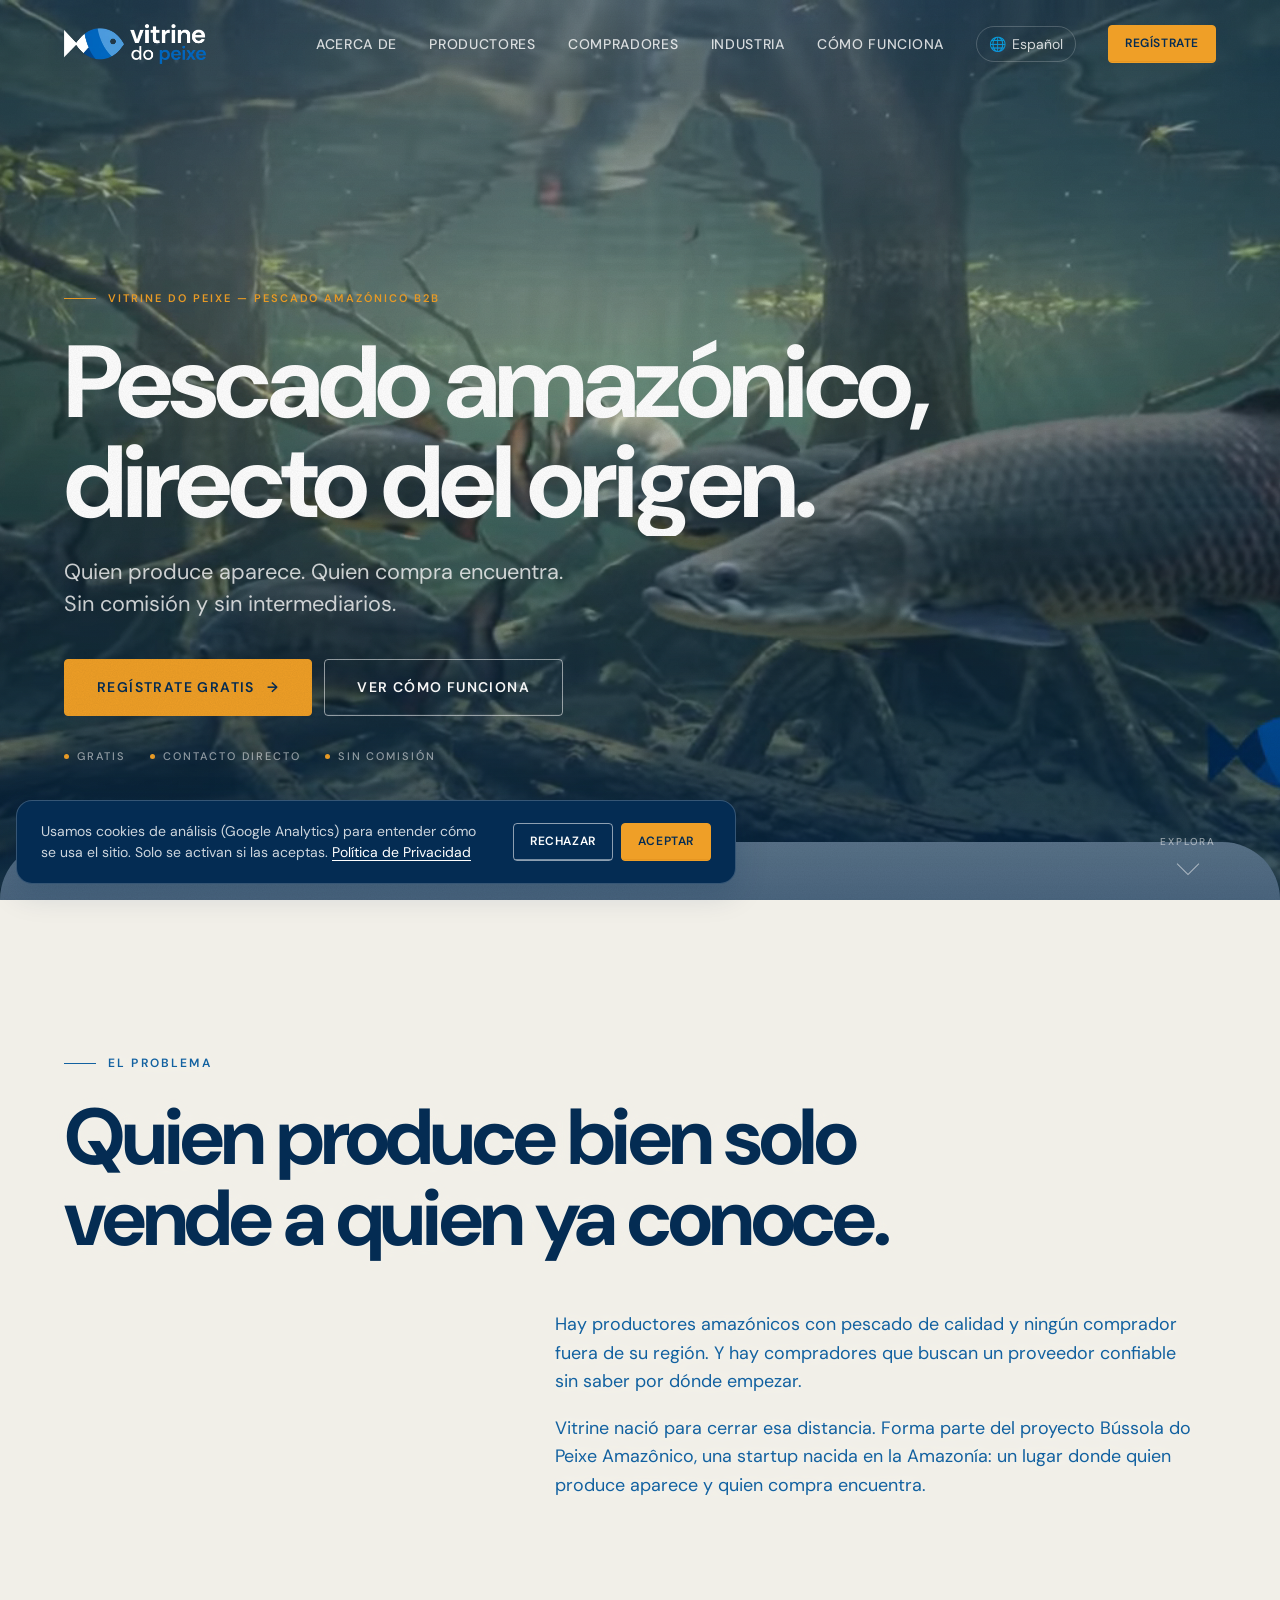
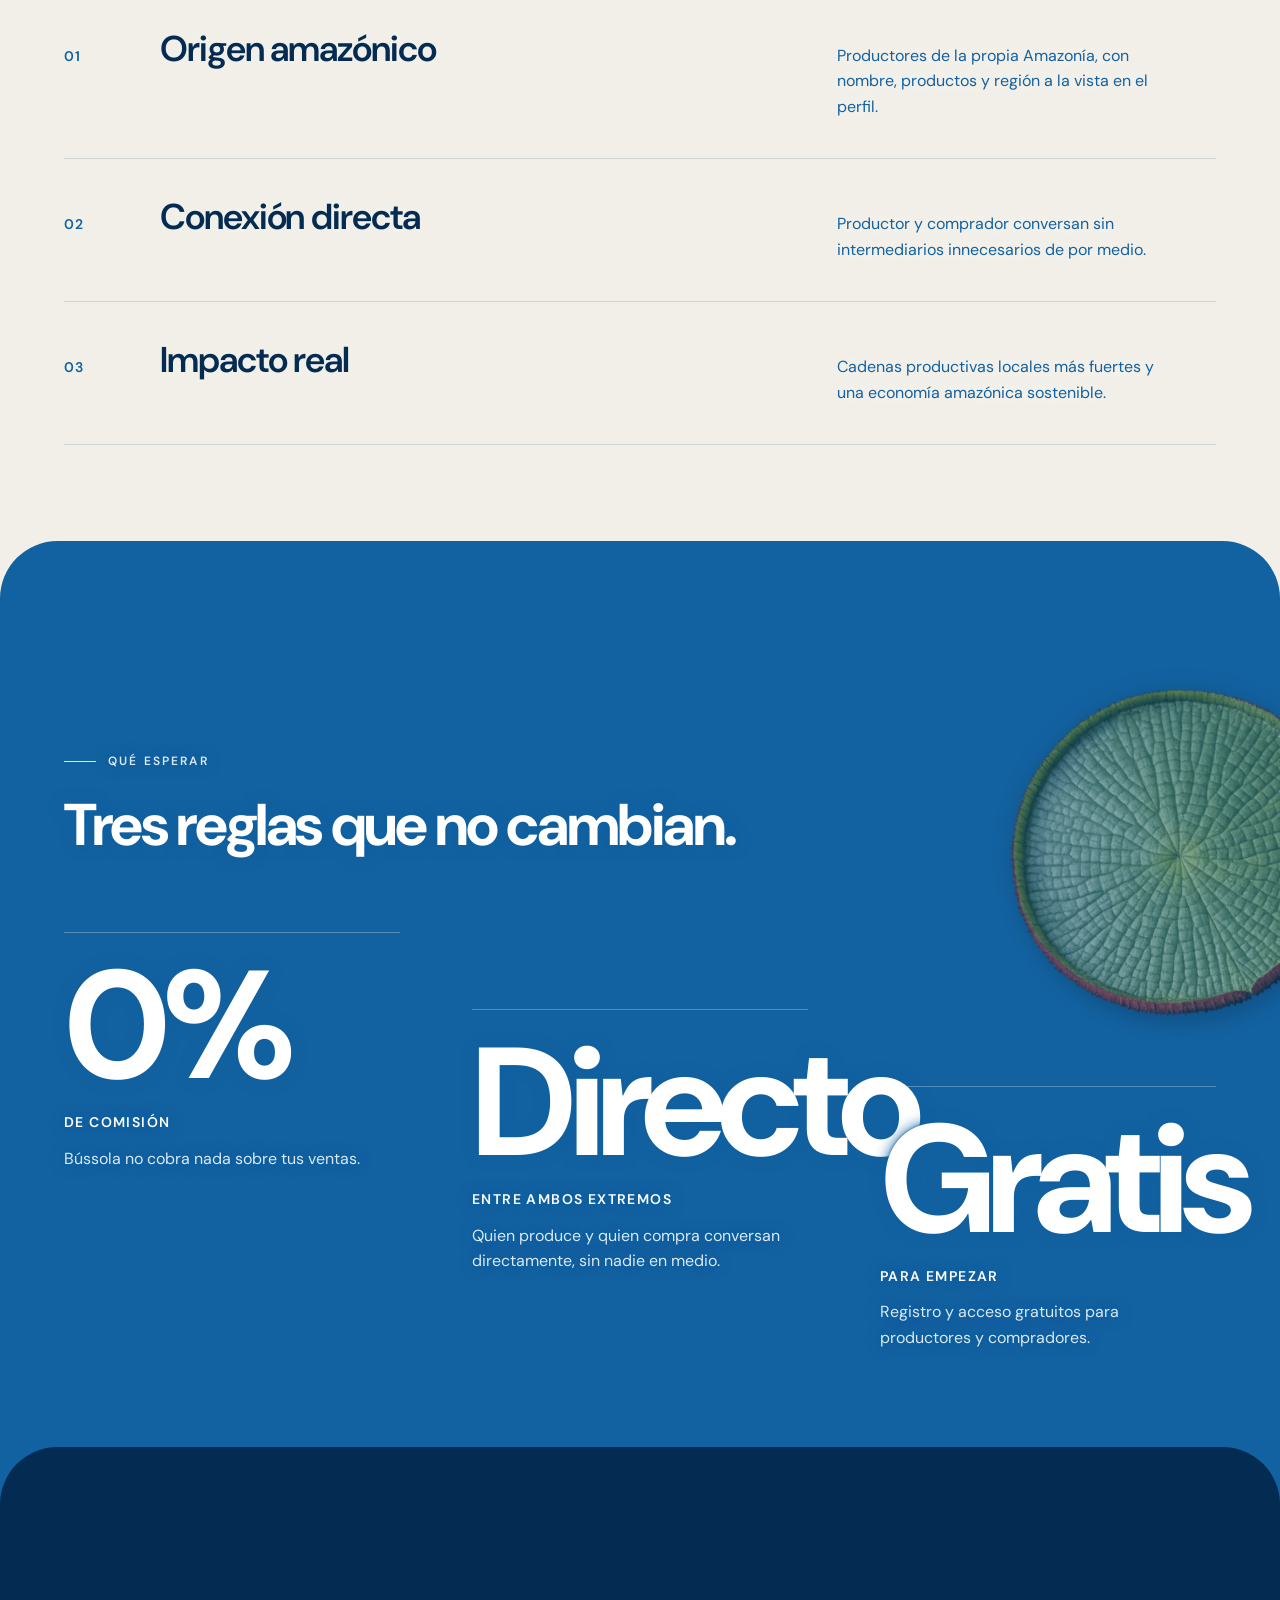
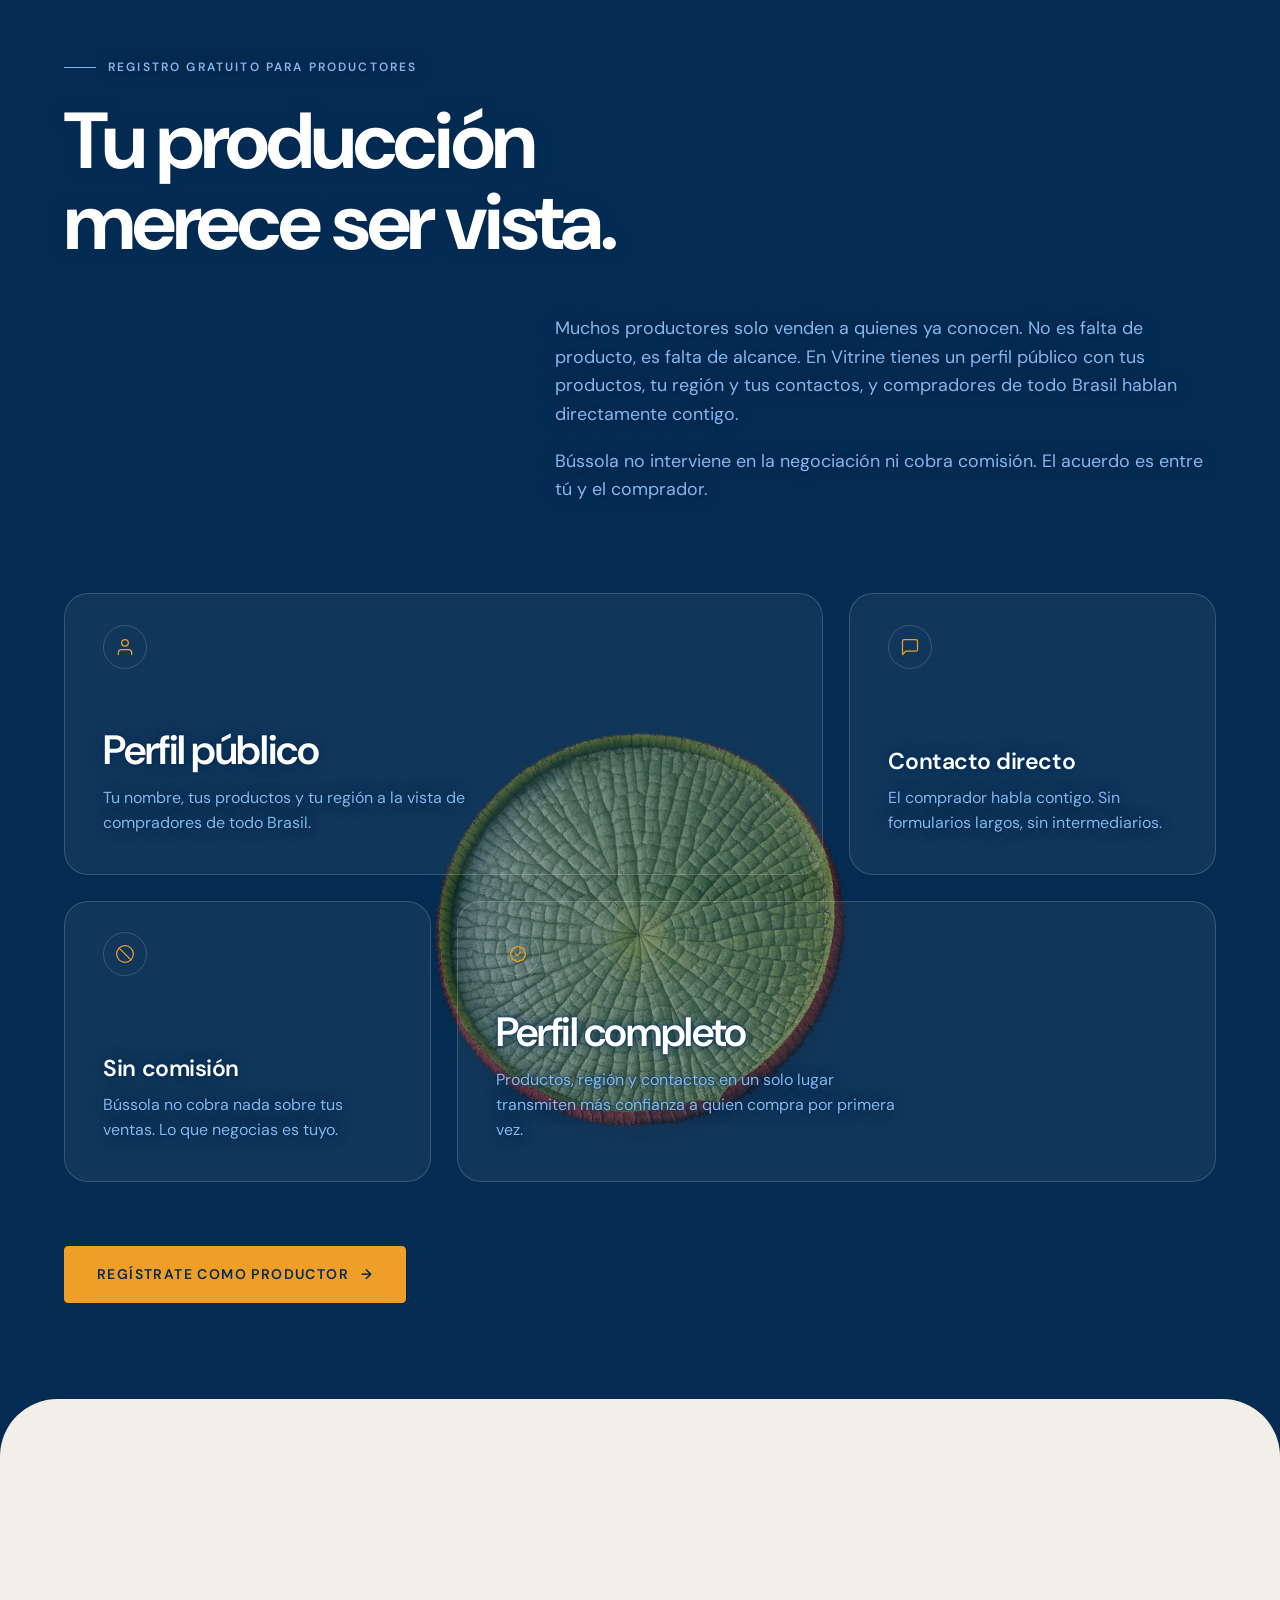
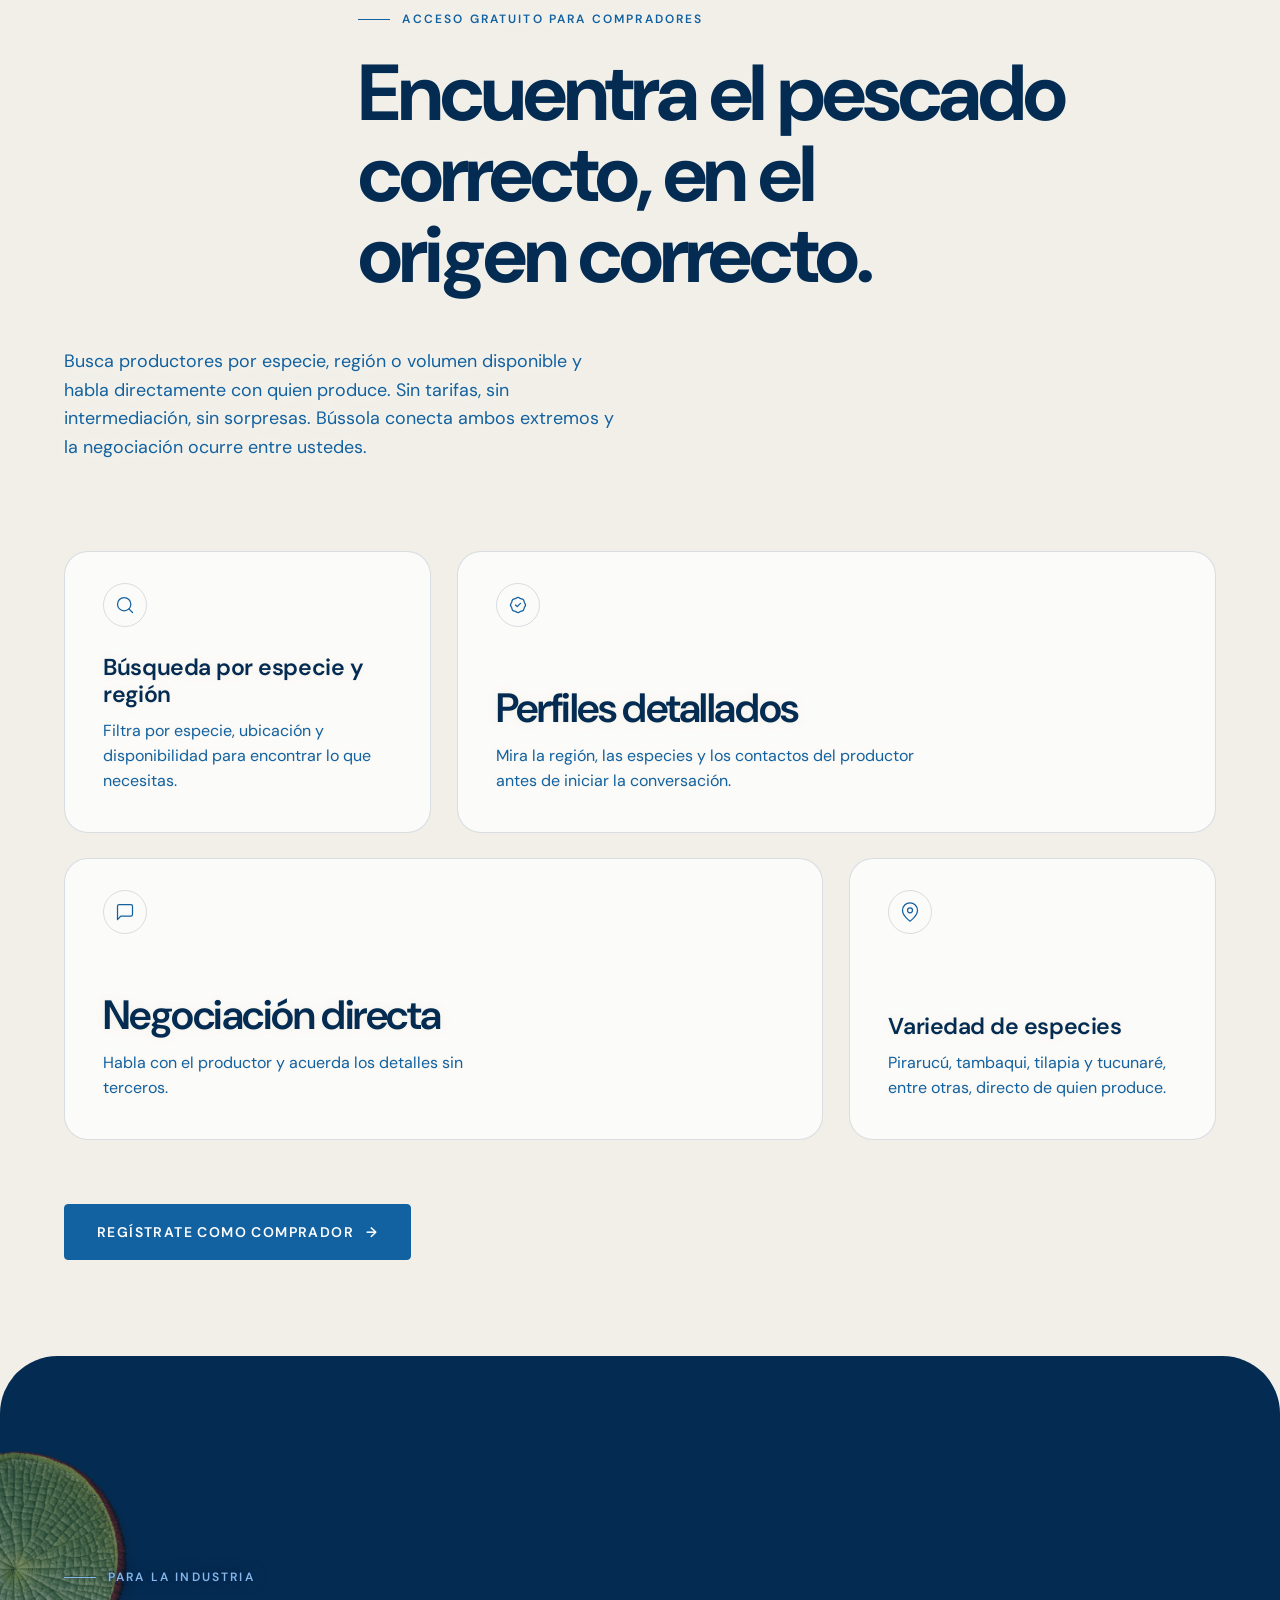
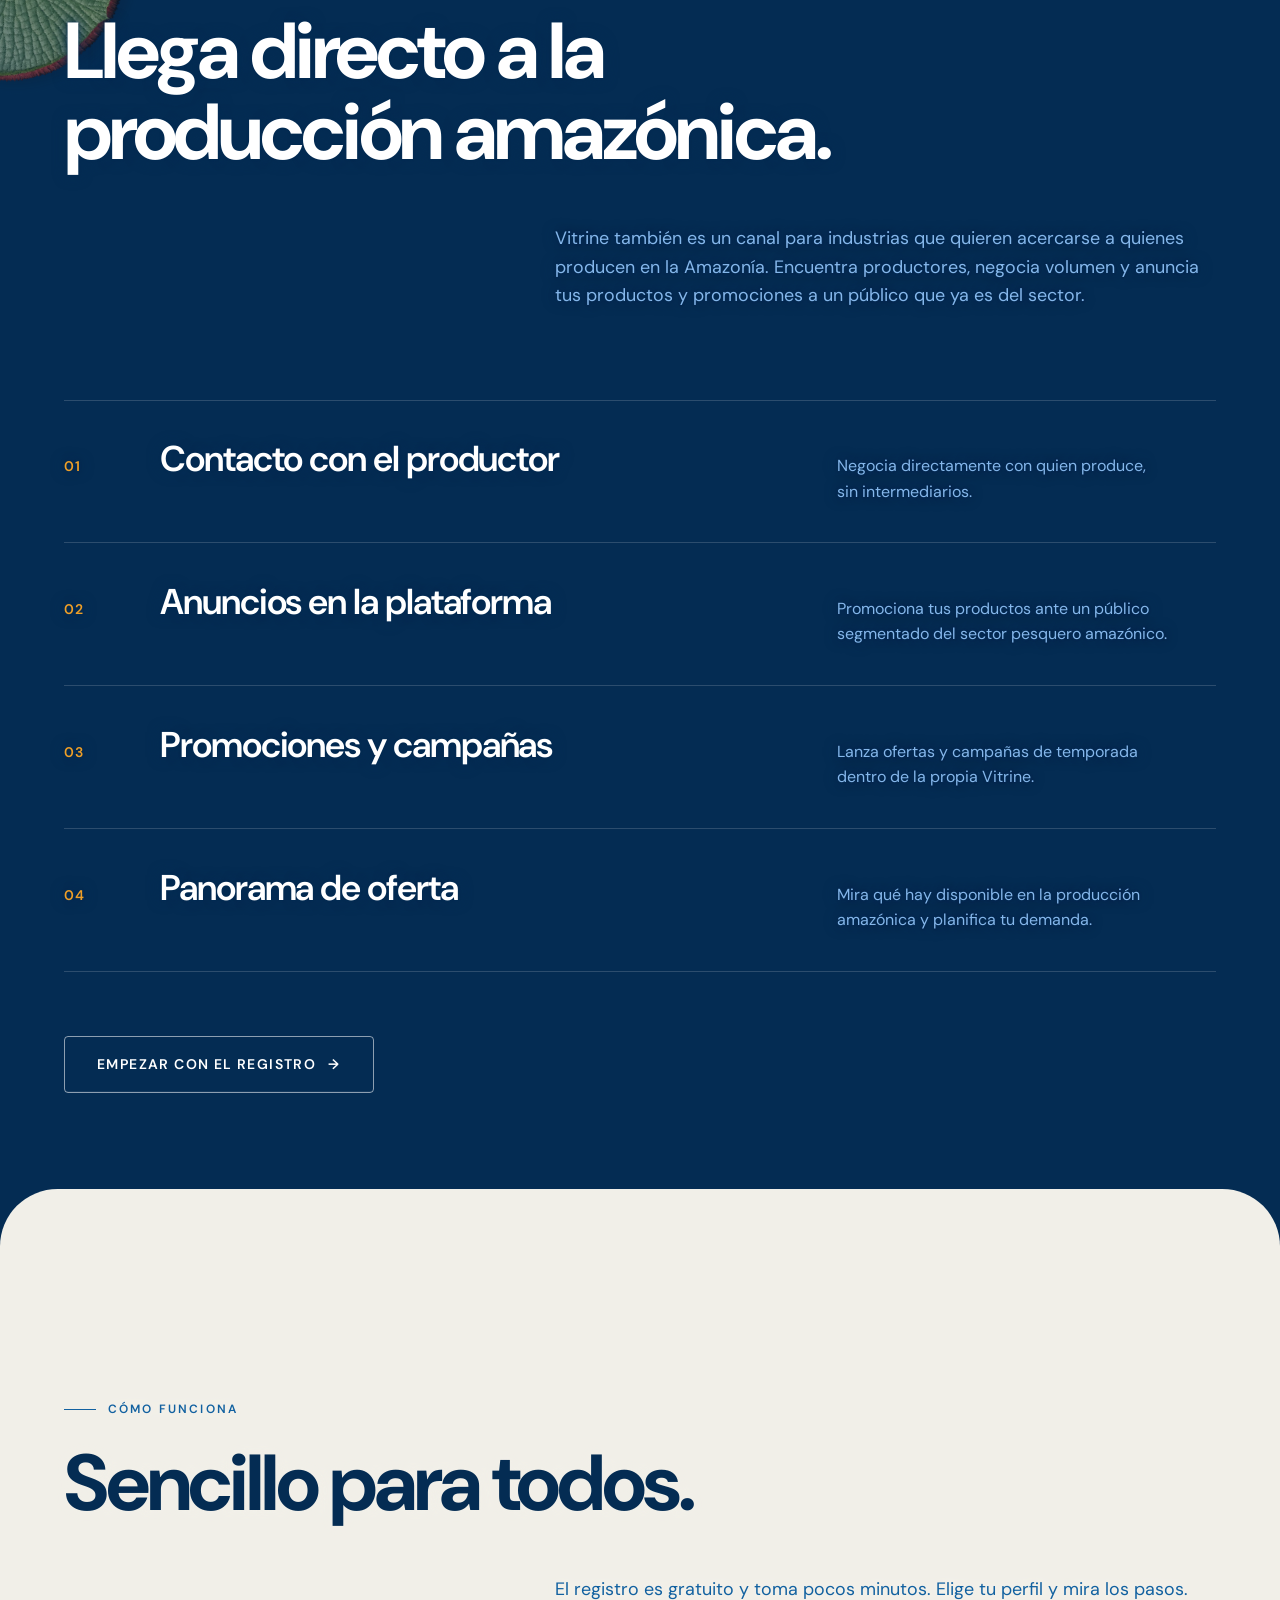
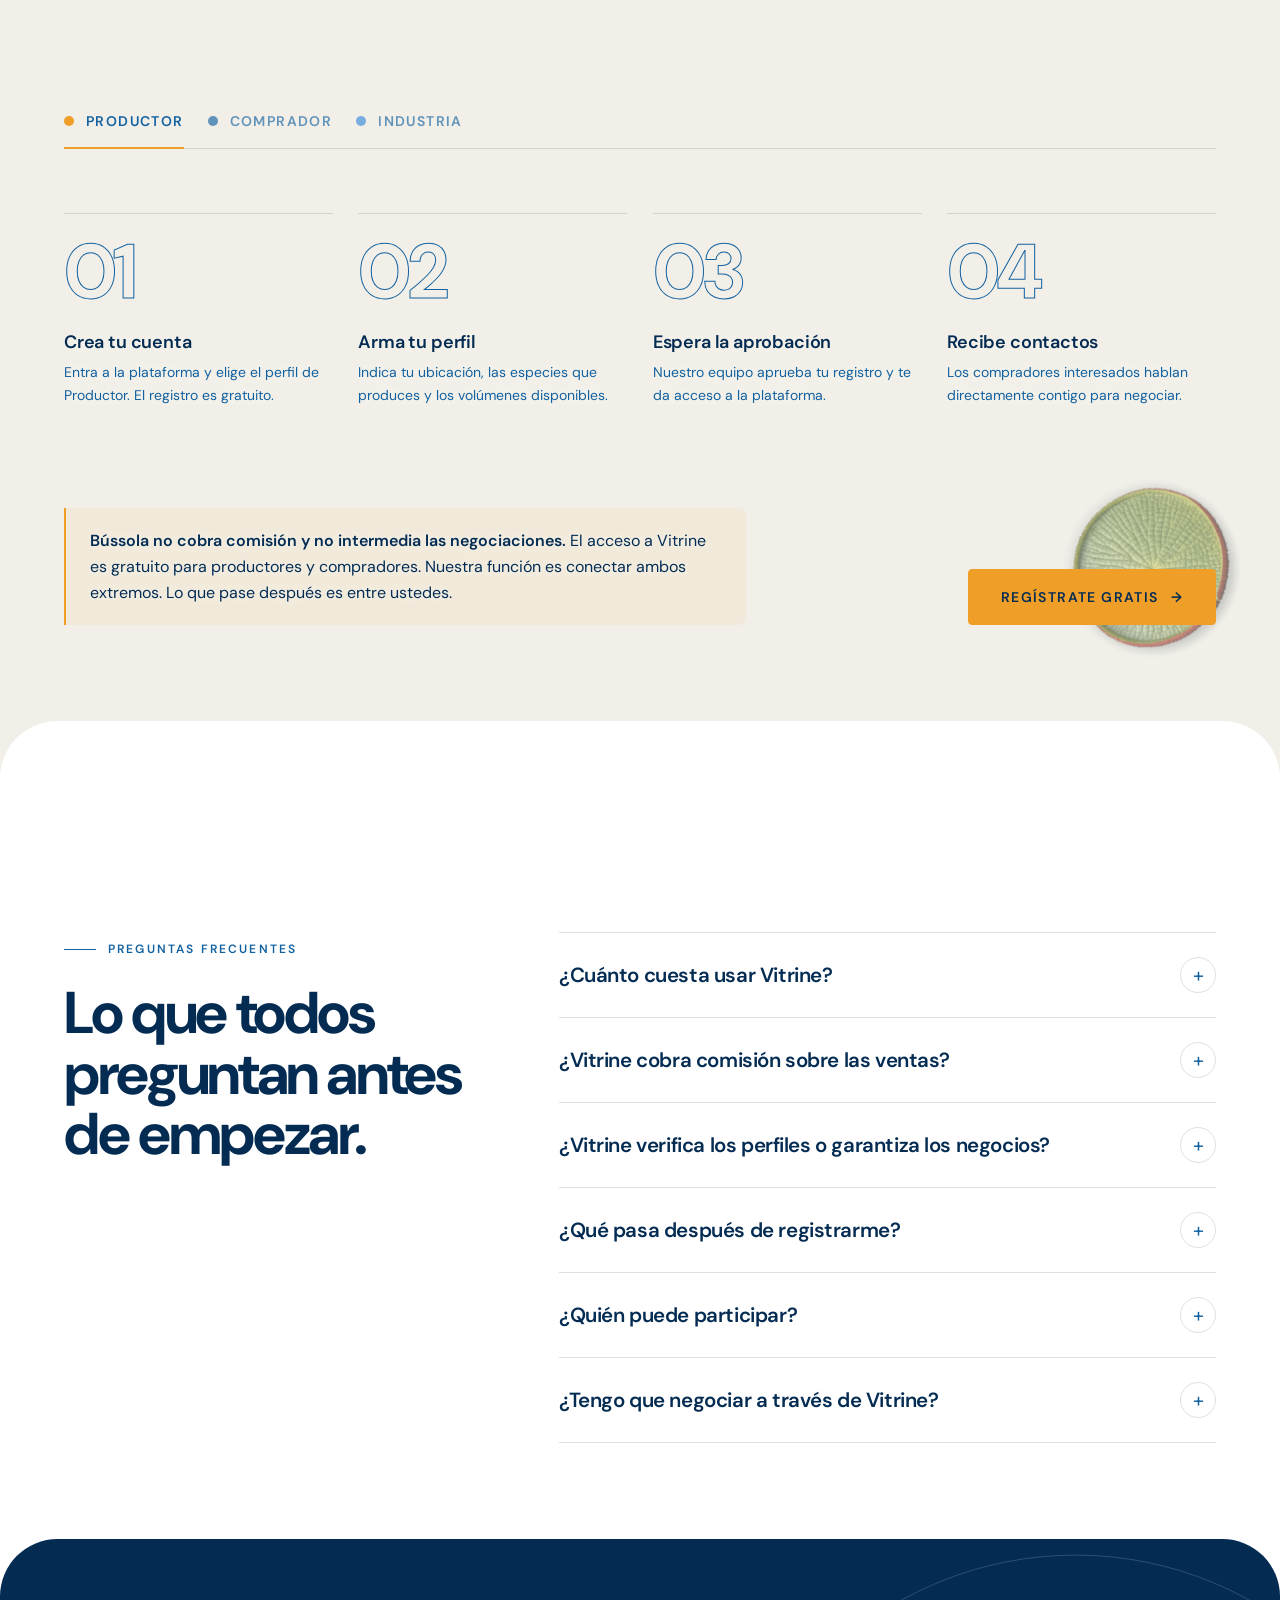
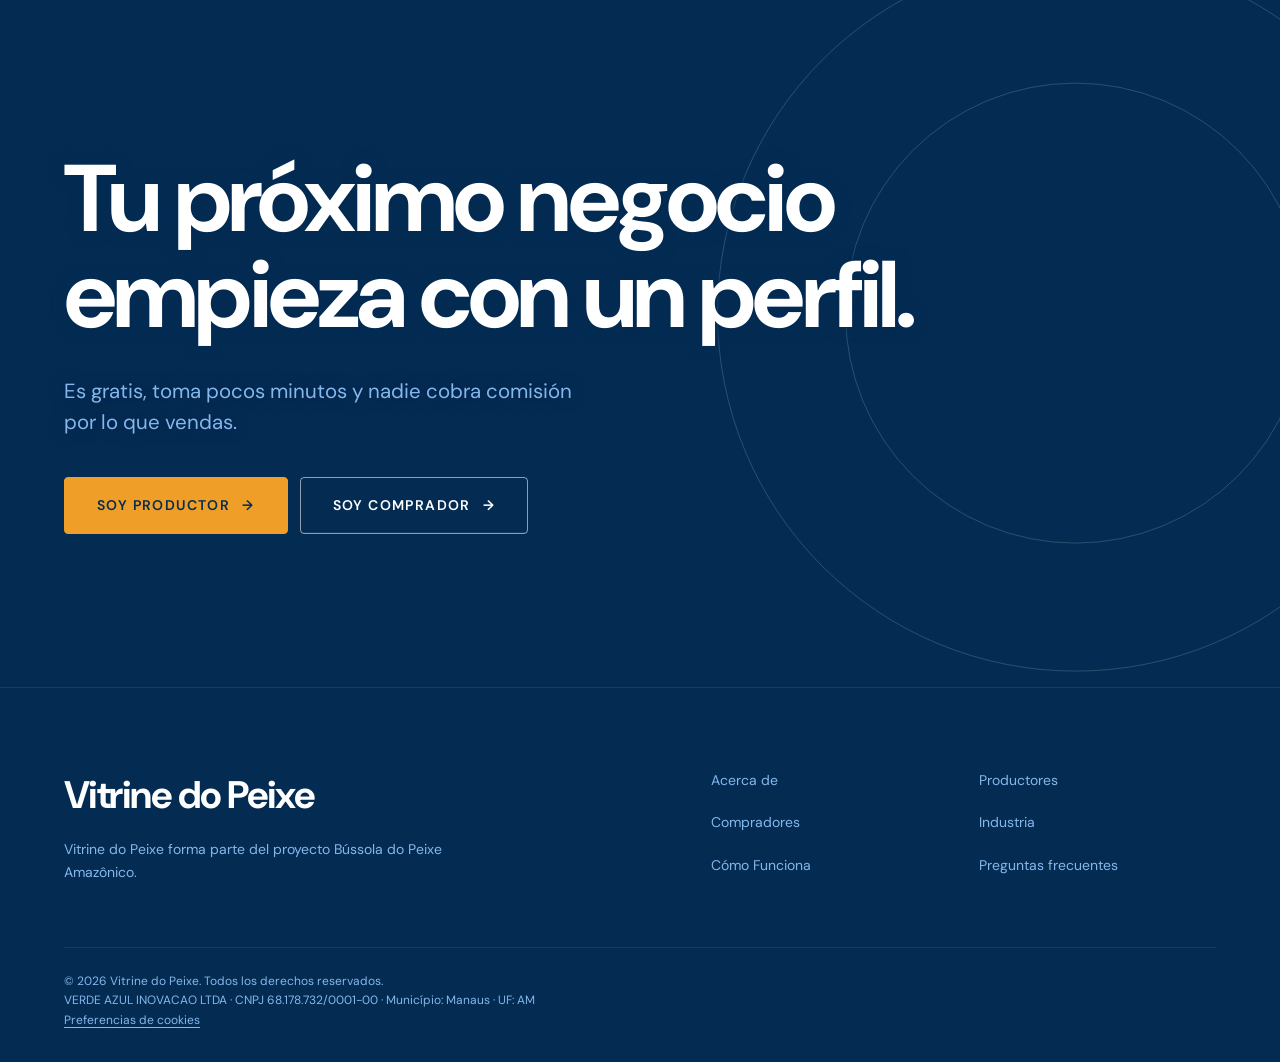
<file: es/index.html>
<!DOCTYPE html>
<html lang="es">
<head>
  <meta charset="UTF-8" />
  <meta name="viewport" content="width=device-width, initial-scale=1.0" />

  <!-- Google tag (gtag.js) -->
  <script async src="https://www.googletagmanager.com/gtag/js?id=G-D315FG7B39"></script>
  <script>
    window.dataLayer = window.dataLayer || [];
    function gtag(){dataLayer.push(arguments);}
    /* LGPD / Consent Mode v2: coleta negada por padrão; o banner libera após o aceite */
    gtag('consent', 'default', {
      ad_storage: 'denied', ad_user_data: 'denied', ad_personalization: 'denied', analytics_storage: 'denied'
    });
    try {
      if (localStorage.getItem('vdp-consent') === 'granted') {
        gtag('consent', 'update', { analytics_storage: 'granted' });
      }
    } catch (e) {}
    gtag('js', new Date());

    gtag('config', 'G-D315FG7B39');
  </script>

  <script>
    /* marca JS ativo (o CSS só esconde elementos "a revelar" se houver JS)
       + rede de segurança: nunca deixa o hero invisível se algo falhar */
    document.documentElement.classList.add('js');
    setTimeout(function () { document.documentElement.classList.add('hero-ready'); }, 6000);
  </script>

  <title>Vitrine do Peixe — Pescado amazónico directo del productor</title>
  <meta name="description" content="Plataforma B2B gratuita que conecta productores y compradores de pescado amazónico: pirarucú, tambaqui, tilapia y tucunaré. Contacto directo y cero comisión." />
  <meta name="theme-color" content="#042C53" />

  <link rel="canonical" href="https://vitrinedopeixe.com.br/es/" />
  <link rel="alternate" hreflang="pt-BR" href="https://vitrinedopeixe.com.br/" />
  <link rel="alternate" hreflang="en" href="https://vitrinedopeixe.com.br/en/" />
  <link rel="alternate" hreflang="es" href="https://vitrinedopeixe.com.br/es/" />
  <link rel="alternate" hreflang="zh-Hans" href="https://vitrinedopeixe.com.br/zh/" />
  <link rel="alternate" hreflang="x-default" href="https://vitrinedopeixe.com.br/" />

  <!-- Open Graph / Twitter -->
  <meta property="og:type" content="website" />
  <meta property="og:site_name" content="Vitrine do Peixe" />
  <meta property="og:title" content="Vitrine do Peixe — Pescado amazónico directo del productor" />
  <meta property="og:description" content="Plataforma B2B gratuita que conecta productores y compradores de pescado amazónico: pirarucú, tambaqui, tilapia y tucunaré. Contacto directo y cero comisión." />
  <meta property="og:url" content="https://vitrinedopeixe.com.br/es/" />
  <meta property="og:locale" content="es_ES" />
  <meta property="og:image" content="https://vitrinedopeixe.com.br/assets/logo.png" />
  <meta property="og:image:width" content="1721" />
  <meta property="og:image:height" content="914" />
  <meta name="twitter:card" content="summary_large_image" />
  <meta name="twitter:title" content="Vitrine do Peixe — Pescado amazónico directo del productor" />
  <meta name="twitter:description" content="Plataforma B2B gratuita que conecta productores y compradores de pescado amazónico: pirarucú, tambaqui, tilapia y tucunaré. Contacto directo y cero comisión." />
  <meta name="twitter:image" content="https://vitrinedopeixe.com.br/assets/logo.png" />

  <link rel="icon" type="image/png" href="../assets/favicon-32x32.png" sizes="32x32" />
  <link rel="apple-touch-icon" href="../assets/apple-touch-icon.png" />

  <script type="application/ld+json">
{
  "@context": "https://schema.org",
  "@graph": [
    {
      "@type": "Organization",
      "@id": "https://vitrinedopeixe.com.br/#organization",
      "name": "Vitrine do Peixe",
      "url": "https://vitrinedopeixe.com.br/",
      "logo": "https://vitrinedopeixe.com.br/assets/logo.png",
      "description": "Plataforma B2B gratuita que conecta productores y compradores de pescado amazónico: pirarucú, tambaqui, tilapia y tucunaré. Contacto directo y cero comisión.",
      "parentOrganization": {
        "@type": "Organization",
        "name": "Bússola do Peixe Amazônico"
      },
      "areaServed": "BR",
      "knowsAbout": [
        "Pirarucu",
        "Tambaqui",
        "Tilápia",
        "Tucunaré",
        "Pescado amazônico"
      ]
    },
    {
      "@type": "WebSite",
      "@id": "https://vitrinedopeixe.com.br/#website",
      "url": "https://vitrinedopeixe.com.br/",
      "name": "Vitrine do Peixe",
      "inLanguage": "es",
      "publisher": {
        "@id": "https://vitrinedopeixe.com.br/#organization"
      }
    },
    {
      "@type": "WebPage",
      "@id": "https://vitrinedopeixe.com.br/es/#webpage",
      "url": "https://vitrinedopeixe.com.br/es/",
      "name": "Vitrine do Peixe — Pescado amazónico directo del productor",
      "description": "Plataforma B2B gratuita que conecta productores y compradores de pescado amazónico: pirarucú, tambaqui, tilapia y tucunaré. Contacto directo y cero comisión.",
      "inLanguage": "es",
      "isPartOf": {
        "@id": "https://vitrinedopeixe.com.br/#website"
      },
      "about": {
        "@id": "https://vitrinedopeixe.com.br/#organization"
      }
    },
    {
      "@type": "FAQPage",
      "@id": "https://vitrinedopeixe.com.br/es/#faq",
      "inLanguage": "es",
      "mainEntity": [
        {
          "@type": "Question",
          "name": "¿Cuánto cuesta usar Vitrine?",
          "acceptedAnswer": {
            "@type": "Answer",
            "text": "Nada. El registro y el acceso son gratuitos para productores y compradores."
          }
        },
        {
          "@type": "Question",
          "name": "¿Vitrine cobra comisión sobre las ventas?",
          "acceptedAnswer": {
            "@type": "Answer",
            "text": "No. Bússola no interviene en la negociación ni cobra comisión. Precio, volumen y logística se acuerdan entre tú y la otra parte."
          }
        },
        {
          "@type": "Question",
          "name": "¿Vitrine verifica los perfiles o garantiza los negocios?",
          "acceptedAnswer": {
            "@type": "Answer",
            "text": "No. Vitrine conecta productores y compradores, pero no verifica perfiles ni garantiza negociaciones. Acuerden todo directamente y confirma la información de la otra parte antes de cerrar un negocio."
          }
        },
        {
          "@type": "Question",
          "name": "¿Qué pasa después de registrarme?",
          "acceptedAnswer": {
            "@type": "Answer",
            "text": "Creas tu cuenta y eliges tu perfil. Todo registro es aprobado por nuestro equipo antes del primer acceso a la plataforma."
          }
        },
        {
          "@type": "Question",
          "name": "¿Quién puede participar?",
          "acceptedAnswer": {
            "@type": "Answer",
            "text": "Productores y piscicultores, compradores e industrias que trabajan con pescado como pirarucú, tambaqui, tilapia y tucunaré."
          }
        },
        {
          "@type": "Question",
          "name": "¿Tengo que negociar a través de Vitrine?",
          "acceptedAnswer": {
            "@type": "Answer",
            "text": "No. Vitrine conecta ambos extremos y la negociación ocurre directamente entre ustedes, de la forma que mejor funcione para los dos."
          }
        }
      ]
    }
  ]
}
  </script>

  <!-- DM Sans (display=swap: texto aparece na hora com fonte reserva) -->
  <link rel="preconnect" href="https://fonts.googleapis.com" />
  <link rel="preconnect" href="https://fonts.gstatic.com" crossorigin />
  <link href="https://fonts.googleapis.com/css2?family=DM+Sans:opsz,wght@9..40,400;9..40,500;9..40,600;9..40,700&display=swap" rel="stylesheet" />

  <link rel="stylesheet" href="../css/base.css" />
  <link rel="stylesheet" href="../css/sections.css" />

  <style>
    /* =============================================
       CSS CRÍTICO — preloader, hero, peixe
    ============================================= */
    #preloader {
      position: fixed;
      inset: 0;
      z-index: var(--z-preload);
      background: var(--c-primary);
      display: flex;
      flex-direction: column;
      align-items: center;
      justify-content: center;
      gap: 28px;
      transition: opacity 0.6s ease, visibility 0.6s ease;
    }
    .hero-ready #preloader { opacity: 0; visibility: hidden; pointer-events: none; }

    #preloader-canvas { width: min(260px, 72vw); height: min(260px, 72vw); }
    #preloader-bar-wrap { width: min(200px, 56vw); height: 2px; background: var(--c-white-08); overflow: hidden; }
    #preloader-bar { height: 100%; width: 100%; background: var(--c-cta); transform: scaleX(0); transform-origin: left; }

    /* ---------- HERO ---------- */
    #hero {
      position: relative;
      width: 100%;
      height: 100svh;
      min-height: 560px;
      display: flex;
      align-items: flex-end;
      overflow: hidden;
    }

    #hero-video {
      position: absolute;
      inset: 0;
      width: 100%;
      height: 100%;
      object-fit: cover;
      z-index: 0;
    }

    #hero-content {
      position: relative;
      z-index: 2;
      width: 100%;
      max-width: var(--container-xl);
      margin-inline: auto;
      padding: 0 var(--container-pad) clamp(88px, 15vh, 160px);
    }

    .hero-eyebrow {
      display: flex;
      align-items: flex-start;
      gap: var(--space-3);
      margin-bottom: var(--space-6);
      font-size: 11px;
      font-weight: var(--fw-semibold);
      letter-spacing: var(--ls-widest);
      text-transform: uppercase;
      color: var(--c-cta);
    }
    .hero-eyebrow::before { content: ''; flex-shrink: 0; width: 32px; height: 1px; margin-top: 0.7em; background: currentColor; }

    .hero-title-wrap { overflow: hidden; padding-bottom: 0.25em; margin-bottom: -0.25em; }  /* espaço p/ descendentes (g, p) sem mudar o layout */

    #hero-title {
      font-size: clamp(2.2rem, 8vw, 7.4rem);
      font-weight: var(--fw-bold);
      line-height: 0.98;
      letter-spacing: -0.04em;
      color: var(--c-white);
      text-wrap: balance;
    }

    #hero-subtitle {
      max-width: 34ch;
      margin-top: var(--space-6);
      font-size: clamp(1.05rem, 1.7vw, 1.5rem);
      line-height: 1.45;
      color: var(--c-white-80);
    }

    .hero-actions { display: flex; flex-wrap: wrap; gap: var(--space-3); margin-top: var(--space-10); }

    .hero-trust {
      display: flex;
      flex-wrap: wrap;
      gap: var(--space-2) var(--space-6);
      margin-top: var(--space-8);
      font-size: 11px;
      font-weight: var(--fw-medium);
      letter-spacing: var(--ls-widest);
      text-transform: uppercase;
      color: var(--c-white-55);
    }
    .hero-trust li { display: inline-flex; align-items: center; gap: 8px; }
    .hero-trust li::before { content: ''; width: 5px; height: 5px; border-radius: 50%; background: var(--c-cta); }

    #hero-scroll {
      position: absolute;
      bottom: 28px;
      right: var(--container-pad);
      z-index: 2;
      display: none;
      flex-direction: column;
      align-items: center;
      gap: 6px;
    }
    @media (min-width: 900px) { #hero-scroll { display: flex; } }
    #hero-scroll span {
      font-size: 10px;
      font-weight: var(--fw-medium);
      letter-spacing: var(--ls-widest);
      text-transform: uppercase;
      color: var(--c-white-55);
    }
    .scroll-chevron {
      width: 16px;
      height: 16px;
      border-right: 1.5px solid var(--c-white-55);
      border-bottom: 1.5px solid var(--c-white-55);
      transform: rotate(45deg);
      animation: chevronBounce 1.8s ease-in-out infinite;
    }

    /* Entrada do hero (só com JS; só depois do preloader) */
    .js .hero-in { opacity: 0; }
    .hero-ready .hero-in {
      animation: heroIn 0.9s cubic-bezier(0.22, 1, 0.36, 1) both;
      animation-delay: calc(0.1s + var(--i, 0) * 0.12s);
    }
    .hero-ready #hero-title { animation-name: heroTitleReveal; animation-duration: 1.1s; }

    @keyframes heroIn {
      from { opacity: 0; transform: translate3d(0, 18px, 0); }
      to   { opacity: 1; transform: translate3d(0, 0, 0); }
    }
    @keyframes heroTitleReveal {
      from { opacity: 0; clip-path: inset(0 0 100% 0); transform: translate3d(0, 24px, 0); }
      to   { opacity: 1; clip-path: inset(-0.1em -0.1em -0.3em -0.1em); transform: translate3d(0, 0, 0); }
    }

    #hero-video, #hero-content { will-change: transform; }

    /* =============================================
       PIRARUCU — SCROLL-DRIVEN IMAGE SEQUENCE
       Camada = posição (translate3d, na GPU).
       Canvas = rotação (transição suave ao inverter a direção).
    ============================================= */
    #fish-layer {
      position: fixed;
      top: 0;
      left: 0;
      z-index: 1;                 /* acima do fundo das seções, atrás do conteúdo */
      pointer-events: none;
      will-change: transform, opacity;
      opacity: 0;
      transition: opacity 0.5s ease;
      filter: drop-shadow(6px 12px 18px rgba(2, 18, 38, 0.55));
    }
    #fish-canvas {
      display: block;
      transform-origin: center center;
      transition: transform 0.6s cubic-bezier(0.45, 0, 0.2, 1);
    }

    /* Película leve entre o peixe e o conteúdo (sem backdrop-filter: era caro a cada scroll) */
    #liquid-glass {
      position: fixed;
      inset: 0;
      z-index: 2;
      pointer-events: none;
      opacity: 0;
      transition: opacity 0.5s ease;
      background: linear-gradient(135deg,
        rgba(255, 255, 255, 0.03) 0%,
        rgba(255, 255, 255, 0)    45%,
        rgba(133, 183, 235, 0.03) 100%);
    }

    /* Conteúdo acima do peixe e do vidro */
    main .container, footer .container { position: relative; z-index: 3; }

    /* =============================================
       VITÓRIA-RÉGIA — folhas boiando (parallax)
    ============================================= */
    body { position: relative; }

    .lily {
      position: absolute;
      z-index: 2;
      pointer-events: none;
      height: auto;
      aspect-ratio: 1 / 1;
      will-change: transform;
      opacity: 0.55;               /* folhas como textura: não competem com o texto */
      -webkit-mask-image: radial-gradient(circle closest-side at 50% 50%, #000 88%, transparent 99%);
              mask-image: radial-gradient(circle closest-side at 50% 50%, #000 88%, transparent 99%);
      filter: drop-shadow(0 10px 22px rgba(2, 18, 38, 0.45));
    }
    .lily--1 { top: 18%; right: -7%; width: clamp(190px, 34vw, 380px); }
    .lily--2 { top: 45%; left:  -9%; width: clamp(140px, 24vw, 260px); }
    .lily--3 { top: 71%; right:  3%; width: clamp(100px, 18vw, 180px); }
    .lily--4 { top: 30%; left:  50%; width: clamp(220px, 44vw, 460px); }

    @media (prefers-reduced-motion: reduce) {
      #fish-layer, #liquid-glass { display: none !important; }
      #hero-video, #hero-content { transform: none !important; }
      .lily { transform: none !important; }
      .js .hero-in { opacity: 1; }
    }

    /* =============================================
       SELETOR DE IDIOMA
    ============================================= */
    .lang-switch { position: relative; }
    .lang-switch__btn {
      display: inline-flex;
      align-items: center;
      gap: 6px;
      background: transparent;
      border: 1px solid var(--c-white-20);
      color: var(--c-white-80);   /* mesmo branco dos links do menu */
      font: inherit;
      font-size: var(--text-sm);
      padding: 6px 12px;
      border-radius: 999px;
      cursor: pointer;
    }
    .lang-switch__btn:hover { color: var(--c-white); }
    .lang-switch__list {
      margin: 6px 0 0;
      padding: 6px;
      position: absolute;
      top: 100%;
      right: 0;
      min-width: 140px;
      background: var(--c-white);
      color: var(--c-primary);
      border-radius: 12px;
      box-shadow: 0 12px 32px rgba(4, 44, 83, 0.22);
      opacity: 0;
      visibility: hidden;
      transform: translateY(-6px);
      transition: opacity 0.18s ease, transform 0.18s ease, visibility 0.18s ease;
      z-index: 50;
    }
    .lang-switch:hover .lang-switch__list,
    .lang-switch:focus-within .lang-switch__list,
    .lang-switch.is-open .lang-switch__list { opacity: 1; visibility: visible; transform: translateY(0); }
    .lang-switch__list a {
      display: block;
      padding: 8px 10px;
      border-radius: 8px;
      font-size: var(--text-sm);
      color: var(--c-primary);
    }
    .lang-switch__list a:hover,
    .lang-switch__list a[aria-current="true"] { background: var(--c-neutral); }
  </style>
</head>
<body>

  <a href="#conteudo" class="skip-link">Saltar al contenido</a>

  <!-- Pirarucu — sequência de imagens guiada pelo scroll -->
  <div id="fish-layer" aria-hidden="true">
    <canvas id="fish-canvas" width="640" height="360"></canvas>
  </div>
  <div id="liquid-glass" aria-hidden="true"></div>

  <!-- Vitória-régia — folhas boiando no rio (parallax) -->
  <img class="lily lily--1" src="../assets/vitoria_regia.webp" width="900" height="900" alt="" loading="lazy" decoding="async" aria-hidden="true" />
  <img class="lily lily--2" src="../assets/vitoria_regia.webp" width="900" height="900" alt="" loading="lazy" decoding="async" aria-hidden="true" />
  <img class="lily lily--3" src="../assets/vitoria_regia.webp" width="900" height="900" alt="" loading="lazy" decoding="async" aria-hidden="true" />
  <img class="lily lily--4" src="../assets/vitoria_regia.webp" width="900" height="900" alt="" loading="lazy" decoding="async" aria-hidden="true" data-center />

  <!-- Preloader curto (marca) — o resto dos frames carrega em segundo plano -->
  <div id="preloader" role="status" aria-label="Cargando Vitrine do Peixe">
    <canvas id="preloader-canvas" width="400" height="400" aria-hidden="true"></canvas>
    <div id="preloader-bar-wrap" aria-hidden="true"><div id="preloader-bar"></div></div>
  </div>

  <!-- =============================================
       HEADER / NAV
  ============================================= -->
  <header>
    <nav id="nav" class="nav" aria-label="Menú principal">
      <a href="./" class="nav__logo" aria-label="Vitrine do Peixe — página de inicio">
        <img src="../assets/logo-nav.webp" width="142" height="40" alt="Vitrine do Peixe" />
      </a>

      <ul class="nav__links">
        <li><a href="#sobre"         class="nav__link">Acerca de</a></li>
        <li><a href="#produtor"      class="nav__link">Productores</a></li>
        <li><a href="#comprador"     class="nav__link">Compradores</a></li>
        <li><a href="#industria"     class="nav__link">Industria</a></li>
        <li><a href="#como-funciona" class="nav__link">Cómo Funciona</a></li>
        <li><div class="lang-switch">
                  <button type="button" class="lang-switch__btn" aria-haspopup="true" aria-expanded="false" aria-label="Idioma">
                    <span aria-hidden="true">🌐</span> Español
                  </button>
                  <div class="lang-switch__list" role="menu">
                    <a href="../" lang="pt-BR">Português</a>
            <a href="../en/" lang="en">English</a>
            <a href="./" lang="es" aria-current="true">Español</a>
            <a href="../zh/" lang="zh-Hans">中文</a>
                  </div>
                </div></li>
        <li>
          <a href="https://vitrine-do-peixe-piloto.web.app/cadastro.html" class="btn btn--primary btn--sm" data-cta="nav">Regístrate</a>
        </li>
      </ul>

      <div class="nav__end">
        <a href="https://vitrine-do-peixe-piloto.web.app/cadastro.html" class="btn btn--primary btn--sm nav__cta-m" data-cta="nav-mobile">Regístrate</a>
        <button class="nav__toggle" aria-label="Abrir menú" aria-expanded="false" aria-controls="nav-links">
          <span></span><span></span><span></span>
        </button>
      </div>
    </nav>
  </header>

  <main id="conteudo">

    <!-- =============================================
         HERO — proposta de valor (StoryBrand: o que é, para quem, como compra)
    ============================================= -->
    <section id="hero" aria-labelledby="hero-title">

      <video id="hero-video" autoplay muted loop playsinline preload="metadata" aria-hidden="true">
        <source src="../assets/video_hero.webm" type="video/webm" />
        <source src="../assets/video_hero.mp4" type="video/mp4" />
      </video>

      <div class="overlay" aria-hidden="true"></div>

      <div id="hero-content">
        <p class="hero-eyebrow hero-in" style="--i:0">Vitrine do Peixe — pescado amazónico B2B</p>

        <div class="hero-title-wrap">
          <h1 id="hero-title" class="hero-in" style="--i:1">Pescado amazónico,<br>directo del origen.</h1>
        </div>

        <p id="hero-subtitle" class="hero-in" style="--i:2">Quien produce aparece. Quien compra encuentra. Sin comisión y sin intermediarios.</p>

        <div class="hero-actions hero-in" style="--i:3">
          <a href="https://vitrine-do-peixe-piloto.web.app/cadastro.html" class="btn btn--primary btn--lg btn--arrow" data-cta="hero">Regístrate gratis</a>
          <a href="#como-funciona" class="btn btn--outline btn--lg">Ver cómo funciona</a>
        </div>

        <ul class="hero-trust hero-in" style="--i:4">
          <li>Gratis</li>
          <li>Contacto directo</li>
          <li>Sin comisión</li>
        </ul>
      </div>

      <div id="hero-scroll" aria-hidden="true">
        <span>Explora</span>
        <div class="scroll-chevron"></div>
      </div>
    </section>


    <!-- =============================================
         #SOBRE — o problema + 3 pilares (lista interativa)
    ============================================= -->
    <section id="sobre" class="section sheet section--light" aria-labelledby="sobre-title">
      <div class="container">

        <header class="sec-head scroll-reveal">
          <p class="tag">El problema</p>
          <h2 id="sobre-title" class="display">Quien produce bien solo vende a quien ya conoce.</h2>
          <div class="sec-head__lead">
            <p>Hay productores amazónicos con pescado de calidad y ningún comprador fuera de su región. Y hay compradores que buscan un proveedor confiable sin saber por dónde empezar.</p>
            <p>Vitrine nació para cerrar esa distancia. Forma parte del proyecto Bússola do Peixe Amazônico, una startup nacida en la Amazonía: un lugar donde quien produce aparece y quien compra encuentra.</p>
          </div>
        </header>

        <ol class="rows" data-stagger>
          <li class="row scroll-reveal">
            <span class="row__num" aria-hidden="true">01</span>
            <h3 class="row__title">Origen amazónico</h3>
            <p class="row__desc">Productores de la propia Amazonía, con nombre, productos y región a la vista en el perfil.</p>
            <span class="row__arrow" aria-hidden="true">→</span>
          </li>
          <li class="row scroll-reveal">
            <span class="row__num" aria-hidden="true">02</span>
            <h3 class="row__title">Conexión directa</h3>
            <p class="row__desc">Productor y comprador conversan sin intermediarios innecesarios de por medio.</p>
            <span class="row__arrow" aria-hidden="true">→</span>
          </li>
          <li class="row scroll-reveal">
            <span class="row__num" aria-hidden="true">03</span>
            <h3 class="row__title">Impacto real</h3>
            <p class="row__desc">Cadenas productivas locales más fuertes y una economía amazónica sostenible.</p>
            <span class="row__arrow" aria-hidden="true">→</span>
          </li>
        </ol>

      </div>
    </section>


    <!-- =============================================
         #GARANTIAS — quebra de objeções com fatos do produto
         (espaço reservado para depoimentos reais quando existirem)
    ============================================= -->
    <section id="garantias" class="section sheet section--blue" aria-labelledby="garantias-title">
      <div class="container">

        <header class="sec-head sec-head--compact scroll-reveal">
          <p class="tag">Qué esperar</p>
          <h2 id="garantias-title" class="display display--sm">Tres reglas que no cambian.</h2>
        </header>

        <ul class="stats" data-stagger>
          <li class="stat scroll-reveal">
            <strong class="stat__value">0%</strong>
            <span class="stat__label">de comisión</span>
            <p class="stat__desc">Bússola no cobra nada sobre tus ventas.</p>
          </li>
          <li class="stat scroll-reveal">
            <strong class="stat__value">Directo</strong>
            <span class="stat__label">entre ambos extremos</span>
            <p class="stat__desc">Quien produce y quien compra conversan directamente, sin nadie en medio.</p>
          </li>
          <li class="stat scroll-reveal">
            <strong class="stat__value">Gratis</strong>
            <span class="stat__label">para empezar</span>
            <p class="stat__desc">Registro y acceso gratuitos para productores y compradores.</p>
          </li>
        </ul>

      </div>
    </section>


    <!-- =============================================
         #PRODUTOR — bento assimétrico (escuro)
    ============================================= -->
    <section id="produtor" class="section sheet section--dark" aria-labelledby="produtor-title">
      <div class="container">

        <header class="sec-head scroll-reveal">
          <p class="tag">Registro gratuito para productores</p>
          <h2 id="produtor-title" class="display">Tu producción merece ser vista.</h2>
          <div class="sec-head__lead">
            <p>Muchos productores solo venden a quienes ya conocen. No es falta de producto, es falta de alcance. En Vitrine tienes un perfil público con tus productos, tu región y tus contactos, y compradores de todo Brasil hablan directamente contigo.</p>
            <p>Bússola no interviene en la negociación ni cobra comisión. El acuerdo es entre tú y el comprador.</p>
          </div>
        </header>

        <div class="bento" data-stagger>
          <article class="bento__item bento__item--wide scroll-reveal">
            <span class="bento__icon" aria-hidden="true">
              <svg viewBox="0 0 24 24" fill="none" stroke="currentColor" stroke-width="1.5" stroke-linecap="round" stroke-linejoin="round"><path d="M20 21v-2a4 4 0 00-4-4H8a4 4 0 00-4 4v2"/><circle cx="12" cy="7" r="4"/></svg>
            </span>
            <h3>Perfil público</h3>
            <p>Tu nombre, tus productos y tu región a la vista de compradores de todo Brasil.</p>
          </article>

          <article class="bento__item scroll-reveal">
            <span class="bento__icon" aria-hidden="true">
              <svg viewBox="0 0 24 24" fill="none" stroke="currentColor" stroke-width="1.5" stroke-linecap="round" stroke-linejoin="round"><path d="M21 15a2 2 0 01-2 2H7l-4 4V5a2 2 0 012-2h14a2 2 0 012 2z"/></svg>
            </span>
            <h3>Contacto directo</h3>
            <p>El comprador habla contigo. Sin formularios largos, sin intermediarios.</p>
          </article>

          <article class="bento__item scroll-reveal">
            <span class="bento__icon" aria-hidden="true">
              <svg viewBox="0 0 24 24" fill="none" stroke="currentColor" stroke-width="1.5" stroke-linecap="round" stroke-linejoin="round"><circle cx="12" cy="12" r="10"/><line x1="4.93" y1="4.93" x2="19.07" y2="19.07"/></svg>
            </span>
            <h3>Sin comisión</h3>
            <p>Bússola no cobra nada sobre tus ventas. Lo que negocias es tuyo.</p>
          </article>

          <article class="bento__item bento__item--wide scroll-reveal">
            <span class="bento__icon" aria-hidden="true">
              <svg viewBox="0 0 24 24" fill="none" stroke="currentColor" stroke-width="1.5" stroke-linecap="round" stroke-linejoin="round"><path d="M9 12l2 2 4-4"/><path d="M7.835 4.697a3.42 3.42 0 001.946-.806 3.42 3.42 0 014.438 0 3.42 3.42 0 001.946.806 3.42 3.42 0 013.138 3.138 3.42 3.42 0 00.806 1.946 3.42 3.42 0 010 4.438 3.42 3.42 0 00-.806 1.946 3.42 3.42 0 01-3.138 3.138 3.42 3.42 0 00-1.946.806 3.42 3.42 0 01-4.438 0 3.42 3.42 0 00-1.946-.806 3.42 3.42 0 01-3.138-3.138 3.42 3.42 0 00-.806-1.946 3.42 3.42 0 010-4.438 3.42 3.42 0 00.806-1.946 3.42 3.42 0 013.138-3.138z"/></svg>
            </span>
            <h3>Perfil completo</h3>
            <p>Productos, región y contactos en un solo lugar transmiten más confianza a quien compra por primera vez.</p>
          </article>
        </div>

        <div class="section-cta scroll-reveal">
          <a href="https://vitrine-do-peixe-piloto.web.app/cadastro.html?perfil=produtor" class="btn btn--primary btn--lg btn--arrow" data-cta="produtor">Regístrate como productor</a>
        </div>

      </div>
    </section>


    <!-- =============================================
         #COMPRADOR — bento espelhado (claro)
    ============================================= -->
    <section id="comprador" class="section sheet section--light" aria-labelledby="comprador-title">
      <div class="container">

        <header class="sec-head sec-head--right scroll-reveal">
          <p class="tag">Acceso gratuito para compradores</p>
          <h2 id="comprador-title" class="display">Encuentra el pescado correcto, en el origen correcto.</h2>
          <div class="sec-head__lead">
            <p>Busca productores por especie, región o volumen disponible y habla directamente con quien produce. Sin tarifas, sin intermediación, sin sorpresas. Bússola conecta ambos extremos y la negociación ocurre entre ustedes.</p>
          </div>
        </header>

        <div class="bento bento--mirror" data-stagger>
          <article class="bento__item scroll-reveal">
            <span class="bento__icon" aria-hidden="true">
              <svg viewBox="0 0 24 24" fill="none" stroke="currentColor" stroke-width="1.5" stroke-linecap="round" stroke-linejoin="round"><circle cx="11" cy="11" r="8"/><line x1="21" y1="21" x2="16.65" y2="16.65"/></svg>
            </span>
            <h3>Búsqueda por especie y región</h3>
            <p>Filtra por especie, ubicación y disponibilidad para encontrar lo que necesitas.</p>
          </article>

          <article class="bento__item bento__item--wide scroll-reveal">
            <span class="bento__icon" aria-hidden="true">
              <svg viewBox="0 0 24 24" fill="none" stroke="currentColor" stroke-width="1.5" stroke-linecap="round" stroke-linejoin="round"><path d="M9 12l2 2 4-4"/><path d="M7.835 4.697a3.42 3.42 0 001.946-.806 3.42 3.42 0 014.438 0 3.42 3.42 0 001.946.806 3.42 3.42 0 013.138 3.138 3.42 3.42 0 00.806 1.946 3.42 3.42 0 010 4.438 3.42 3.42 0 00-.806 1.946 3.42 3.42 0 01-3.138 3.138 3.42 3.42 0 00-1.946.806 3.42 3.42 0 01-4.438 0 3.42 3.42 0 00-1.946-.806 3.42 3.42 0 01-3.138-3.138 3.42 3.42 0 00-.806-1.946 3.42 3.42 0 010-4.438 3.42 3.42 0 00.806-1.946 3.42 3.42 0 013.138-3.138z"/></svg>
            </span>
            <h3>Perfiles detallados</h3>
            <p>Mira la región, las especies y los contactos del productor antes de iniciar la conversación.</p>
          </article>

          <article class="bento__item bento__item--wide scroll-reveal">
            <span class="bento__icon" aria-hidden="true">
              <svg viewBox="0 0 24 24" fill="none" stroke="currentColor" stroke-width="1.5" stroke-linecap="round" stroke-linejoin="round"><path d="M21 15a2 2 0 01-2 2H7l-4 4V5a2 2 0 012-2h14a2 2 0 012 2z"/></svg>
            </span>
            <h3>Negociación directa</h3>
            <p>Habla con el productor y acuerda los detalles sin terceros.</p>
          </article>

          <article class="bento__item scroll-reveal">
            <span class="bento__icon" aria-hidden="true">
              <svg viewBox="0 0 24 24" fill="none" stroke="currentColor" stroke-width="1.5" stroke-linecap="round" stroke-linejoin="round"><path d="M21 10c0 7-9 13-9 13s-9-6-9-13a9 9 0 0118 0z"/><circle cx="12" cy="10" r="3"/></svg>
            </span>
            <h3>Variedad de especies</h3>
            <p>Pirarucú, tambaqui, tilapia y tucunaré, entre otras, directo de quien produce.</p>
          </article>
        </div>

        <div class="section-cta scroll-reveal">
          <a href="https://vitrine-do-peixe-piloto.web.app/cadastro.html?perfil=comprador" class="btn btn--blue btn--lg btn--arrow" data-cta="comprador">Regístrate como comprador</a>
        </div>

      </div>
    </section>


    <!-- =============================================
         #INDUSTRIA — lista interativa (escuro)
    ============================================= -->
    <section id="industria" class="section sheet section--dark" aria-labelledby="industria-title">
      <div class="container">

        <header class="sec-head scroll-reveal">
          <p class="tag">Para la industria</p>
          <h2 id="industria-title" class="display">Llega directo a la producción amazónica.</h2>
          <div class="sec-head__lead">
            <p>Vitrine también es un canal para industrias que quieren acercarse a quienes producen en la Amazonía. Encuentra productores, negocia volumen y anuncia tus productos y promociones a un público que ya es del sector.</p>
          </div>
        </header>

        <ol class="rows" data-stagger>
          <li class="row scroll-reveal">
            <span class="row__num" aria-hidden="true">01</span>
            <h3 class="row__title">Contacto con el productor</h3>
            <p class="row__desc">Negocia directamente con quien produce, sin intermediarios.</p>
            <span class="row__arrow" aria-hidden="true">→</span>
          </li>
          <li class="row scroll-reveal">
            <span class="row__num" aria-hidden="true">02</span>
            <h3 class="row__title">Anuncios en la plataforma</h3>
            <p class="row__desc">Promociona tus productos ante un público segmentado del sector pesquero amazónico.</p>
            <span class="row__arrow" aria-hidden="true">→</span>
          </li>
          <li class="row scroll-reveal">
            <span class="row__num" aria-hidden="true">03</span>
            <h3 class="row__title">Promociones y campañas</h3>
            <p class="row__desc">Lanza ofertas y campañas de temporada dentro de la propia Vitrine.</p>
            <span class="row__arrow" aria-hidden="true">→</span>
          </li>
          <li class="row scroll-reveal">
            <span class="row__num" aria-hidden="true">04</span>
            <h3 class="row__title">Panorama de oferta</h3>
            <p class="row__desc">Mira qué hay disponible en la producción amazónica y planifica tu demanda.</p>
            <span class="row__arrow" aria-hidden="true">→</span>
          </li>
        </ol>

        <div class="section-cta scroll-reveal">
          <a href="https://vitrine-do-peixe-piloto.web.app/cadastro.html" class="btn btn--outline btn--lg btn--arrow" data-cta="industria">Empezar con el registro</a>
        </div>

      </div>
    </section>


    <!-- =============================================
         #COMO-FUNCIONA — abas por perfil
         (sem JS, os 3 painéis aparecem empilhados)
    ============================================= -->
    <section id="como-funciona" class="section sheet section--light" aria-labelledby="como-funciona-title">
      <div class="container">

        <header class="sec-head scroll-reveal">
          <p class="tag">Cómo funciona</p>
          <h2 id="como-funciona-title" class="display">Sencillo para todos.</h2>
          <div class="sec-head__lead">
            <p>El registro es gratuito y toma pocos minutos. Elige tu perfil y mira los pasos.</p>
          </div>
        </header>

        <div class="tabs scroll-reveal" data-tabs>
          <div class="tabs__list" role="tablist" aria-label="Elige tu perfil">
            <button type="button" class="tabs__tab is-active" role="tab" id="tab-produtor" aria-controls="panel-produtor" aria-selected="true" data-href="https://vitrine-do-peixe-piloto.web.app/cadastro.html?perfil=produtor">
              <span class="tabs__dot tabs__dot--produtor" aria-hidden="true"></span>Productor
            </button>
            <button type="button" class="tabs__tab" role="tab" id="tab-comprador" aria-controls="panel-comprador" aria-selected="false" tabindex="-1" data-href="https://vitrine-do-peixe-piloto.web.app/cadastro.html?perfil=comprador">
              <span class="tabs__dot tabs__dot--comprador" aria-hidden="true"></span>Comprador
            </button>
            <button type="button" class="tabs__tab" role="tab" id="tab-industria" aria-controls="panel-industria" aria-selected="false" tabindex="-1" data-href="https://vitrine-do-peixe-piloto.web.app/cadastro.html">
              <span class="tabs__dot tabs__dot--industria" aria-hidden="true"></span>Industria
            </button>
          </div>

          <div class="tabs__panel" role="tabpanel" id="panel-produtor" aria-labelledby="tab-produtor" tabindex="0">
            <ol class="steps" aria-label="Pasos para el Productor">
              <li class="step"><span class="step__n" aria-hidden="true">01</span><h3 class="step__title">Crea tu cuenta</h3><p class="step__text">Entra a la plataforma y elige el perfil de Productor. El registro es gratuito.</p></li>
              <li class="step"><span class="step__n" aria-hidden="true">02</span><h3 class="step__title">Arma tu perfil</h3><p class="step__text">Indica tu ubicación, las especies que produces y los volúmenes disponibles.</p></li>
              <li class="step"><span class="step__n" aria-hidden="true">03</span><h3 class="step__title">Espera la aprobación</h3><p class="step__text">Nuestro equipo aprueba tu registro y te da acceso a la plataforma.</p></li>
              <li class="step"><span class="step__n" aria-hidden="true">04</span><h3 class="step__title">Recibe contactos</h3><p class="step__text">Los compradores interesados hablan directamente contigo para negociar.</p></li>
            </ol>
          </div>

          <div class="tabs__panel" role="tabpanel" id="panel-comprador" aria-labelledby="tab-comprador" tabindex="0">
            <ol class="steps" aria-label="Pasos para el Comprador">
              <li class="step"><span class="step__n" aria-hidden="true">01</span><h3 class="step__title">Crea tu cuenta</h3><p class="step__text">Entra a la plataforma y elige el perfil de Comprador. El acceso es gratuito.</p></li>
              <li class="step"><span class="step__n" aria-hidden="true">02</span><h3 class="step__title">Busca productores</h3><p class="step__text">Filtra por especie, región o volumen disponible hasta encontrar lo que necesitas.</p></li>
              <li class="step"><span class="step__n" aria-hidden="true">03</span><h3 class="step__title">Ponte en contacto</h3><p class="step__text">Abre el perfil del productor e inicia la conversación directamente.</p></li>
              <li class="step"><span class="step__n" aria-hidden="true">04</span><h3 class="step__title">Negocia y cierra</h3><p class="step__text">Precio, volumen y logística se acuerdan entre tú y el productor.</p></li>
            </ol>
          </div>

          <div class="tabs__panel" role="tabpanel" id="panel-industria" aria-labelledby="tab-industria" tabindex="0">
            <ol class="steps" aria-label="Pasos para la Industria">
              <li class="step"><span class="step__n" aria-hidden="true">01</span><h3 class="step__title">Regístrate</h3><p class="step__text">Presenta tu empresa y conoce las opciones disponibles para la industria.</p></li>
              <li class="step"><span class="step__n" aria-hidden="true">02</span><h3 class="step__title">Accede a productores</h3><p class="step__text">Busca proveedores por especie, región y volumen, igual que el perfil de comprador.</p></li>
              <li class="step"><span class="step__n" aria-hidden="true">03</span><h3 class="step__title">Anuncia en la plataforma</h3><p class="step__text">Configura anuncios y promociones para aparecer ante quienes usan Vitrine.</p></li>
              <li class="step"><span class="step__n" aria-hidden="true">04</span><h3 class="step__title">Negocia directo</h3><p class="step__text">El contacto con los productores es directo. Bússola no intermedia ni cobra comisión.</p></li>
            </ol>
          </div>
        </div>

        <div class="how-foot scroll-reveal">
          <aside class="disclaimer" role="note">
            <p><strong>Bússola no cobra comisión y no intermedia las negociaciones.</strong> El acceso a Vitrine es gratuito para productores y compradores. Nuestra función es conectar ambos extremos. Lo que pase después es entre ustedes.</p>
          </aside>
          <a href="https://vitrine-do-peixe-piloto.web.app/cadastro.html?perfil=produtor" id="como-cta" class="btn btn--primary btn--lg btn--arrow" data-cta="como-funciona">Regístrate gratis</a>
        </div>

      </div>
    </section>


    <!-- =============================================
         #FAQ — objeções (rich result FAQPage via JSON-LD)
    ============================================= -->
    <section id="faq" class="section sheet section--white" aria-labelledby="faq-title">
      <div class="container">
        <div class="faq">
          <header class="faq__head scroll-reveal">
            <p class="tag">Preguntas frecuentes</p>
            <h2 id="faq-title" class="display display--sm">Lo que todos preguntan antes de empezar.</h2>
          </header>

          <div class="faq__list scroll-reveal">
            <details class="faq__item" name="faq">
              <summary><span>¿Cuánto cuesta usar Vitrine?</span></summary>
              <p>Nada. El registro y el acceso son gratuitos para productores y compradores.</p>
            </details>
            <details class="faq__item" name="faq">
              <summary><span>¿Vitrine cobra comisión sobre las ventas?</span></summary>
              <p>No. Bússola no interviene en la negociación ni cobra comisión. Precio, volumen y logística se acuerdan entre tú y la otra parte.</p>
            </details>
            <details class="faq__item" name="faq">
              <summary><span>¿Vitrine verifica los perfiles o garantiza los negocios?</span></summary>
              <p>No. Vitrine conecta productores y compradores, pero no verifica perfiles ni garantiza negociaciones. Acuerden todo directamente y confirma la información de la otra parte antes de cerrar un negocio.</p>
            </details>
            <details class="faq__item" name="faq">
              <summary><span>¿Qué pasa después de registrarme?</span></summary>
              <p>Creas tu cuenta y eliges tu perfil. Todo registro es aprobado por nuestro equipo antes del primer acceso a la plataforma.</p>
            </details>
            <details class="faq__item" name="faq">
              <summary><span>¿Quién puede participar?</span></summary>
              <p>Productores y piscicultores, compradores e industrias que trabajan con pescado como pirarucú, tambaqui, tilapia y tucunaré.</p>
            </details>
            <details class="faq__item" name="faq">
              <summary><span>¿Tengo que negociar a través de Vitrine?</span></summary>
              <p>No. Vitrine conecta ambos extremos y la negociación ocurre directamente entre ustedes, de la forma que mejor funcione para los dos.</p>
            </details>
          </div>
        </div>
      </div>
    </section>


    <!-- =============================================
         CTA FINAL — segmenta por perfil (um clique, um destino)
    ============================================= -->
    <section id="cadastro" class="section sheet section--dark final" aria-labelledby="final-title">
      <div class="container">
        <div class="final__inner scroll-reveal">
          <h2 id="final-title" class="display">Tu próximo negocio empieza con un perfil.</h2>
          <p class="final__text">Es gratis, toma pocos minutos y nadie cobra comisión por lo que vendas.</p>
          <div class="final__actions">
            <a href="https://vitrine-do-peixe-piloto.web.app/cadastro.html?perfil=produtor" class="btn btn--primary btn--lg btn--arrow" data-cta="final-produtor">Soy productor</a>
            <a href="https://vitrine-do-peixe-piloto.web.app/cadastro.html?perfil=comprador" class="btn btn--outline btn--lg btn--arrow" data-cta="final-comprador">Soy comprador</a>
          </div>
        </div>
      </div>
    </section>

  </main>

  <footer class="footer">
    <div class="container">
      <div class="footer__grid">
        <div>
          <p class="footer__brand">Vitrine do Peixe</p>
          <p class="footer__about">Vitrine do Peixe forma parte del proyecto Bússola do Peixe Amazônico.</p>
        </div>
        <nav class="footer__nav" aria-label="Preguntas frecuentes">
          <a href="#sobre">Acerca de</a>
          <a href="#produtor">Productores</a>
          <a href="#comprador">Compradores</a>
          <a href="#industria">Industria</a>
          <a href="#como-funciona">Cómo Funciona</a>
          <a href="#faq">Preguntas frecuentes</a>
        </nav>
      </div>
      <p class="footer__legal">© 2026 Vitrine do Peixe. Todos los derechos reservados.
        <br>VERDE AZUL INOVACAO LTDA · CNPJ 68.178.732/0001-00 · Município: Manaus · UF: AM
        <br><button type="button" class="footer__cookies" id="consent-reopen">Preferencias de cookies</button>
      </p>
    </div>
  </footer>

  <div id="consent" class="consent" role="dialog" aria-live="polite" aria-label="Aviso de cookies" hidden>
    <p class="consent__text">Usamos cookies de análisis (Google Analytics) para entender cómo se usa el sitio. Solo se activan si las aceptas.
      <a href="https://vitrine-do-peixe-piloto.web.app/privacidade.html" class="consent__link">Política de Privacidad</a>
    </p>
    <div class="consent__actions">
      <button type="button" class="btn btn--outline btn--sm" data-consent="denied">Rechazar</button>
      <button type="button" class="btn btn--primary btn--sm" data-consent="granted">Aceptar</button>
    </div>
  </div>

  <script>
    (function () {
      'use strict';

      var reduceMotion = window.matchMedia('(prefers-reduced-motion: reduce)').matches;

      /* ==================================================
         FRAMES DO PIRARUCU — carga progressiva
         Os primeiros frames sobem com a página (preloader curto);
         o resto chega em segundo plano depois do "load". A sequência
         usa sempre o trecho contíguo já carregado (P.ready).
      ================================================== */
      var TOTAL  = 240;
      var BASE   = '../assets/pirarucu/frames_pirarucu_webp/';
      var conn   = navigator.connection || {};
      var lite   = conn.saveData || /(^|-)2g$/.test(conn.effectiveType || '');
      var LIMIT  = lite ? 60 : TOTAL;
      var P      = window._pira = { frames: new Array(TOTAL), ready: 0 };
      var done   = new Array(TOTAL);
      var cap    = 40;                 /* antes do load: só o necessário p/ o preloader */
      var next   = 0, inflight = 0, CONC = 6;

      function advance() {
        while (P.ready < LIMIT && done[P.ready]) P.ready++;
      }
      function pump() {
        while (inflight < CONC && next < Math.min(cap, LIMIT)) {
          (function (i) {
            var img = new Image();
            img.decoding = 'async';
            inflight++;
            img.onload = function () { P.frames[i] = img; finishOne(i); };
            img.onerror = function () { P.frames[i] = P.frames[i - 1] || null; finishOne(i); };
            img.src = BASE + 'frame_' + String(i + 1).padStart(4, '0') + '.webp';
          }(next++));
        }
      }
      function finishOne(i) {
        inflight--;
        done[i] = true;
        advance();
        pump();
      }
      pump();

      var pageLoaded = document.readyState === 'complete';
      function afterLoad() {
        pageLoaded = true;
        cap = LIMIT;
        (window.requestIdleCallback || function (f) { setTimeout(f, 200); })(pump);
      }
      if (pageLoaded) afterLoad(); else window.addEventListener('load', afterLoad);

      /* ==================================================
         PRELOADER — ~1 s de marca; nunca mais que 3 s
      ================================================== */
      (function () {
        var canvas = document.getElementById('preloader-canvas');
        var ctx    = canvas.getContext('2d');
        var bar    = document.getElementById('preloader-bar');
        var MIN = reduceMotion ? 250 : 1100, MAX = 3200, INTERVAL = 1000 / 48;
        var t0 = performance.now(), last = 0, cur = 0;

        function finish() {
          document.documentElement.classList.add('hero-ready');
          setTimeout(function () {
            var el = document.getElementById('preloader');
            if (el && el.parentNode) el.parentNode.removeChild(el);
          }, 800);
        }

        function loop(ts) {
          var el = performance.now() - t0;
          if (ts - last >= INTERVAL && P.ready) {
            last = ts;
            var img = P.frames[cur++ % P.ready];
            if (img) { ctx.clearRect(0, 0, 400, 400); ctx.drawImage(img, 0, 0, 400, 400); }
          }
          bar.style.transform = 'scaleX(' + Math.min(1, el / MIN).toFixed(3) + ')';
          if ((pageLoaded && el >= MIN && P.ready >= 24) || el >= MAX) { finish(); return; }
          requestAnimationFrame(loop);
        }
        requestAnimationFrame(loop);
      }());

      /* ==================================================
         MOTOR DE SCROLL — um único listener + rAF para
         hero (parallax), pirarucu e vitórias-régias.
         Só transform/opacity (GPU); medidas ficam em cache.
      ================================================== */
      var hero    = document.getElementById('hero');
      var video   = document.getElementById('hero-video');
      var content = document.getElementById('hero-content');
      var scrollEl = document.getElementById('hero-scroll');
      var layer   = document.getElementById('fish-layer');
      var canvas  = document.getElementById('fish-canvas');
      var glass   = document.getElementById('liquid-glass');
      var ctx     = canvas.getContext('2d');
      var lilies  = Array.prototype.slice.call(document.querySelectorAll('.lily'));

      var CW = 640, CH = 360;       /* resolução interna (16:9, igual aos frames) */
      var PX_PER_FRAME = 9;         /* px de rolagem por frame */
      var DIR_THRESHOLD = 3;        /* px mínimos p/ trocar de direção sem tremer */

      var vw, vh, heroH, docH, dim;
      var lilyBase = [], lilyOff = [];
      var curOp = '0', glassOp = '0';
      var lastY = window.scrollY, heading = 'down', curAngle = 90, frameAcc = 0, lastFi = -1;

      var lilyConf = [
        { speed: 0.18, rot: -8, rotDrift: 0.010, swayAmp: 10, swayLen: 520 },
        { speed: 0.30, rot:  6, rotDrift: 0.014, swayAmp: 14, swayLen: 380 },
        { speed: 0.12, rot: -4, rotDrift: 0.008, swayAmp:  8, swayLen: 460 },
        { speed: 0.22, rot:  4, rotDrift: 0.009, swayAmp: 12, swayLen: 600 }
      ];

      function measure() {
        vw = window.innerWidth;
        vh = window.innerHeight;
        heroH = hero.offsetHeight;
        docH = document.documentElement.scrollHeight;
        var len = Math.max(Math.min(vw * 0.92, vh * 0.82, 680), 300);
        dim = { w: len, h: len * (CH / CW), len: len };
        canvas.style.width  = dim.w + 'px';
        canvas.style.height = dim.h + 'px';
        lilyBase = lilies.map(function (el) { return el.offsetTop; });
        lilyOff  = lilies.map(function (el) { return el.hasAttribute('data-center') ? -el.offsetWidth / 2 : 0; });
      }

      function tickHero(y) {
        if (y >= heroH) return;
        var p = y / heroH;
        video.style.transform   = 'translate3d(0,' + (y * 0.4).toFixed(1) + 'px,0)';
        content.style.transform = 'translate3d(0,' + (y * 0.12).toFixed(1) + 'px,0)';
        content.style.opacity   = Math.max(0, 1 - p * 1.8).toFixed(3);
        if (scrollEl) scrollEl.style.opacity = Math.max(0, 1 - p * 4).toFixed(3);
      }

      /* Pirarucu: entra pelo topo, vai ao centro e fica; vira de cabeça conforme a direção */
      function tickFish(y) {
        var delta = y - lastY;
        if (delta >  DIR_THRESHOLD) heading = 'down';
        else if (delta < -DIR_THRESHOLD) heading = 'up';
        lastY = y;
        frameAcc += Math.abs(delta);

        var fadeStart = heroH * 0.55, fadeEnd = heroH * 0.90;
        if (y < fadeStart) {
          if (curOp   !== '0') { layer.style.opacity = '0'; curOp = '0'; }
          if (glassOp !== '0') { glass.style.opacity = '0'; glassOp = '0'; }
          return;
        }

        /* some suavemente nos últimos 60% de uma tela, para não cobrir o rodapé */
        var endFade = Math.max(0, Math.min(1, (docH - vh - y) / (vh * 0.6)));
        var op = Math.min(1, (y - fadeStart) / (fadeEnd - fadeStart), endFade).toFixed(3);
        if (op !== curOp)   { layer.style.opacity = op; curOp = op; }
        if (op !== glassOp) { glass.style.opacity = op; glassOp = op; }

        if (!P.ready) return;
        var fi = Math.floor(frameAcc / PX_PER_FRAME) % P.ready;
        var fr = P.frames[fi];

        var ep    = Math.min(1, (y - fadeStart) / (vh * 0.9));
        var eased = ep * ep * (3 - 2 * ep);               /* smoothstep */
        var cy    = -dim.len * 0.5 + (vh * 0.5 + dim.len * 0.5) * eased;
        var cx    = vw * 0.5 + Math.sin((y / vh) * Math.PI * 1.4) * (vw * 0.03);

        layer.style.transform = 'translate3d(' + (cx - dim.w / 2).toFixed(1) + 'px,' + (cy - dim.h / 2).toFixed(1) + 'px,0)';

        var angle = heading === 'down' ? 90 : -90;
        if (angle !== curAngle) { canvas.style.transform = 'rotate(' + angle + 'deg)'; curAngle = angle; }

        if (fi !== lastFi && fr) {                         /* só redesenha se o frame mudou */
          ctx.clearRect(0, 0, CW, CH);
          ctx.drawImage(fr, 0, 0, CW, CH);
          lastFi = fi;
        }
      }

      function tickLilies(y) {
        for (var i = 0; i < lilies.length; i++) {
          var c  = lilyConf[i] || lilyConf[0];
          var dy = y - lilyBase[i];
          var sx = Math.sin(y / c.swayLen) * c.swayAmp + lilyOff[i];
          lilies[i].style.transform =
            'translate3d(' + sx.toFixed(1) + 'px,' + (-dy * c.speed).toFixed(1) + 'px,0) rotate(' + (c.rot + dy * c.rotDrift).toFixed(2) + 'deg)';
        }
      }

      var ticking = false;
      function update() {
        var y = window.scrollY;
        if (!reduceMotion) { tickHero(y); tickFish(y); tickLilies(y); }
        ticking = false;
      }
      function onScroll() {
        if (!ticking) { ticking = true; requestAnimationFrame(update); }
      }

      canvas.style.transform = 'rotate(90deg)';
      measure();
      update();
      window.addEventListener('scroll', onScroll, { passive: true });
      window.addEventListener('resize', function () { measure(); lastFi = -1; onScroll(); }, { passive: true });
      window.addEventListener('load', function () { measure(); update(); });
      if ('ResizeObserver' in window) new ResizeObserver(function () { docH = document.documentElement.scrollHeight; }).observe(document.body);

      /* ==================================================
         NAV — estado ao rolar + menu mobile
      ================================================== */
      var nav = document.getElementById('nav');
      var toggle = nav.querySelector('.nav__toggle');
      var links  = nav.querySelector('.nav__links');
      links.id = 'nav-links';

      window.addEventListener('scroll', function () {
        nav.classList.toggle('scrolled', window.scrollY > 20);
      }, { passive: true });

      function setOffset() {
        document.documentElement.style.setProperty('--nav-mobile-offset', nav.offsetHeight + 'px');
      }
      setOffset();
      window.addEventListener('resize', setOffset, { passive: true });

      function closeMenu() {
        toggle.classList.remove('is-open');
        links.classList.remove('is-open');
        toggle.setAttribute('aria-expanded', 'false');
      }
      toggle.addEventListener('click', function () {
        var open = !toggle.classList.contains('is-open');
        toggle.classList.toggle('is-open', open);
        links.classList.toggle('is-open', open);
        toggle.setAttribute('aria-expanded', String(open));
      });
      links.querySelectorAll('a').forEach(function (a) { a.addEventListener('click', closeMenu); });
      document.addEventListener('keydown', function (e) { if (e.key === 'Escape') closeMenu(); });
      document.addEventListener('click', function (e) { if (!nav.contains(e.target)) closeMenu(); });
      window.addEventListener('resize', function () { if (window.innerWidth >= 768) closeMenu(); }, { passive: true });

      /* ==================================================
         SELETOR DE IDIOMA — clique (touch) e teclado
      ================================================== */
      document.querySelectorAll('.lang-switch').forEach(function (widget) {
        var btn = widget.querySelector('.lang-switch__btn');
        if (!btn) return;
        function set(open) {
          widget.classList.toggle('is-open', open);
          btn.setAttribute('aria-expanded', String(open));
        }
        btn.addEventListener('click', function (e) {
          e.stopPropagation();
          set(!widget.classList.contains('is-open'));
        });
        document.addEventListener('click', function (e) { if (!widget.contains(e.target)) set(false); });
        document.addEventListener('keydown', function (e) { if (e.key === 'Escape') set(false); });
      });

      /* ==================================================
         REVEAL — IntersectionObserver, com cascata por grupo
      ================================================== */
      document.querySelectorAll('[data-stagger]').forEach(function (group) {
        Array.prototype.forEach.call(group.children, function (child, i) {
          child.style.transitionDelay = (Math.min(i, 5) * 90) + 'ms';
        });
      });

      var revealEls = document.querySelectorAll('.scroll-reveal');
      if ('IntersectionObserver' in window) {
        var io = new IntersectionObserver(function (entries) {
          entries.forEach(function (entry) {
            if (!entry.isIntersecting) return;
            var el = entry.target;
            el.classList.add('visible');
            io.unobserve(el);
            setTimeout(function () { el.style.transitionDelay = ''; }, 1200);
          });
        }, { threshold: 0.12, rootMargin: '0px 0px -6% 0px' });
        revealEls.forEach(function (el) { io.observe(el); });
      } else {
        revealEls.forEach(function (el) { el.classList.add('visible'); });
      }

      /* ==================================================
         ABAS "COMO FUNCIONA" — acessíveis (setas, Home/End)
      ================================================== */
      document.querySelectorAll('[data-tabs]').forEach(function (root) {
        var tabs   = Array.prototype.slice.call(root.querySelectorAll('[role="tab"]'));
        var panels = Array.prototype.slice.call(root.querySelectorAll('[role="tabpanel"]'));
        var cta    = document.getElementById('como-cta');

        function select(tab, focus) {
          tabs.forEach(function (t, i) {
            var on = t === tab;
            t.classList.toggle('is-active', on);
            t.setAttribute('aria-selected', String(on));
            t.tabIndex = on ? 0 : -1;
            panels[i].hidden = !on;
          });
          if (cta && tab.dataset.href) cta.href = tab.dataset.href;
          if (focus) tab.focus();
        }

        tabs.forEach(function (tab, i) {
          tab.addEventListener('click', function () { select(tab); });
          tab.addEventListener('keydown', function (e) {
            var j = null;
            if (e.key === 'ArrowRight') j = (i + 1) % tabs.length;
            else if (e.key === 'ArrowLeft') j = (i - 1 + tabs.length) % tabs.length;
            else if (e.key === 'Home') j = 0;
            else if (e.key === 'End') j = tabs.length - 1;
            if (j !== null) { e.preventDefault(); select(tabs[j], true); }
          });
        });
        select(tabs[0]);
      });

      /* ==================================================
         HOVER RICO — holofote que segue o cursor nos cards
      ================================================== */
      if (window.matchMedia('(hover: hover)').matches) {
        document.querySelectorAll('.bento__item').forEach(function (el) {
          el.addEventListener('pointermove', function (e) {
            var r = el.getBoundingClientRect();
            el.style.setProperty('--mx', (e.clientX - r.left) + 'px');
            el.style.setProperty('--my', (e.clientY - r.top) + 'px');
          });
        });
      }

      /* ==================================================
         CONSENTIMENTO (LGPD) — banner + Consent Mode do GA4
      ================================================== */
      var banner = document.getElementById('consent');
      function stored() { try { return localStorage.getItem('vdp-consent'); } catch (e) { return null; } }
      function choose(value) {
        try { localStorage.setItem('vdp-consent', value); } catch (e) {}
        gtag('consent', 'update', { analytics_storage: value });
        banner.hidden = true;
      }
      if (!stored()) banner.hidden = false;
      banner.addEventListener('click', function (e) {
        var b = e.target.closest('[data-consent]');
        if (b) choose(b.getAttribute('data-consent'));
      });
      document.getElementById('consent-reopen').addEventListener('click', function () { banner.hidden = false; });

      /* ==================================================
         ANALYTICS — clique em CTAs (GA4)
      ================================================== */
      document.addEventListener('click', function (e) {
        var a = e.target.closest('[data-cta]');
        if (a && typeof gtag === 'function') {
          gtag('event', 'cta_click', {
            cta_location: a.getAttribute('data-cta'),
            link_url: a.href,
            language: document.documentElement.lang
          });
        }
      });
    }());
  </script>

</body>
</html>
</file>
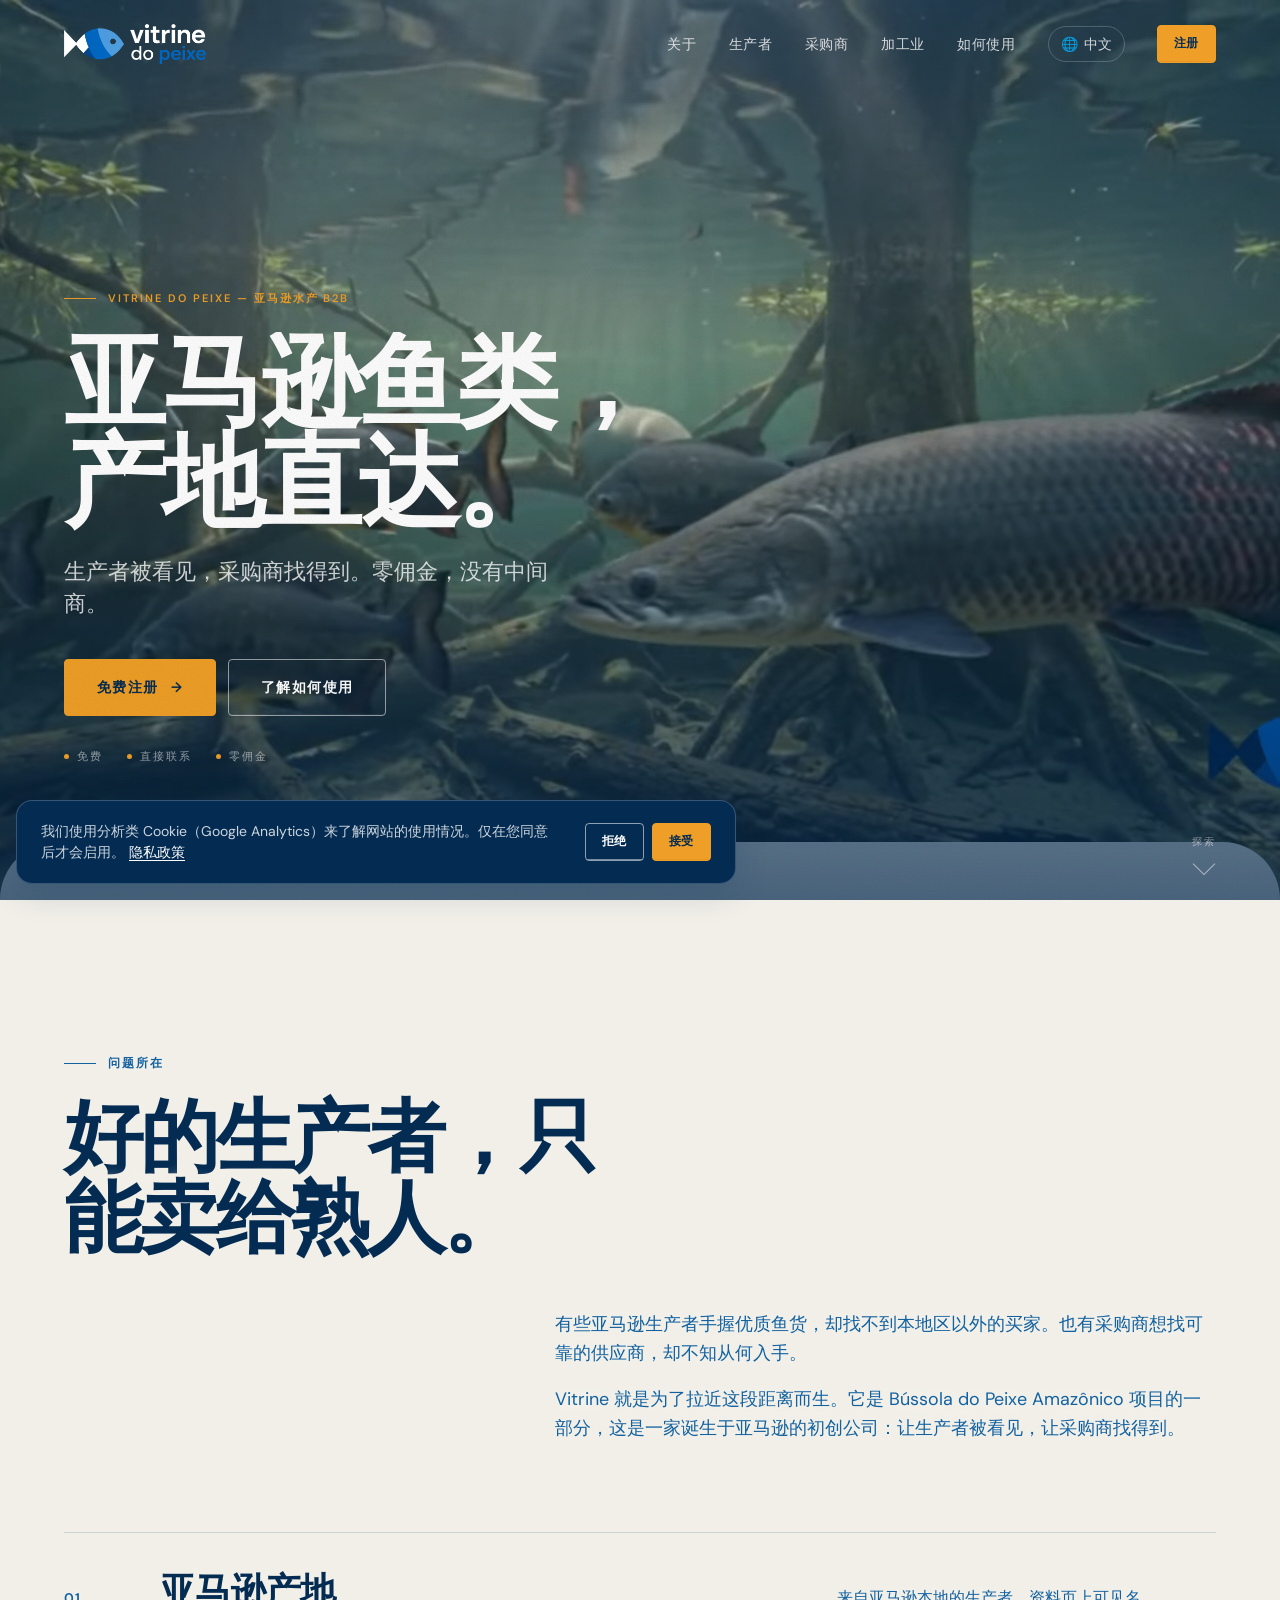
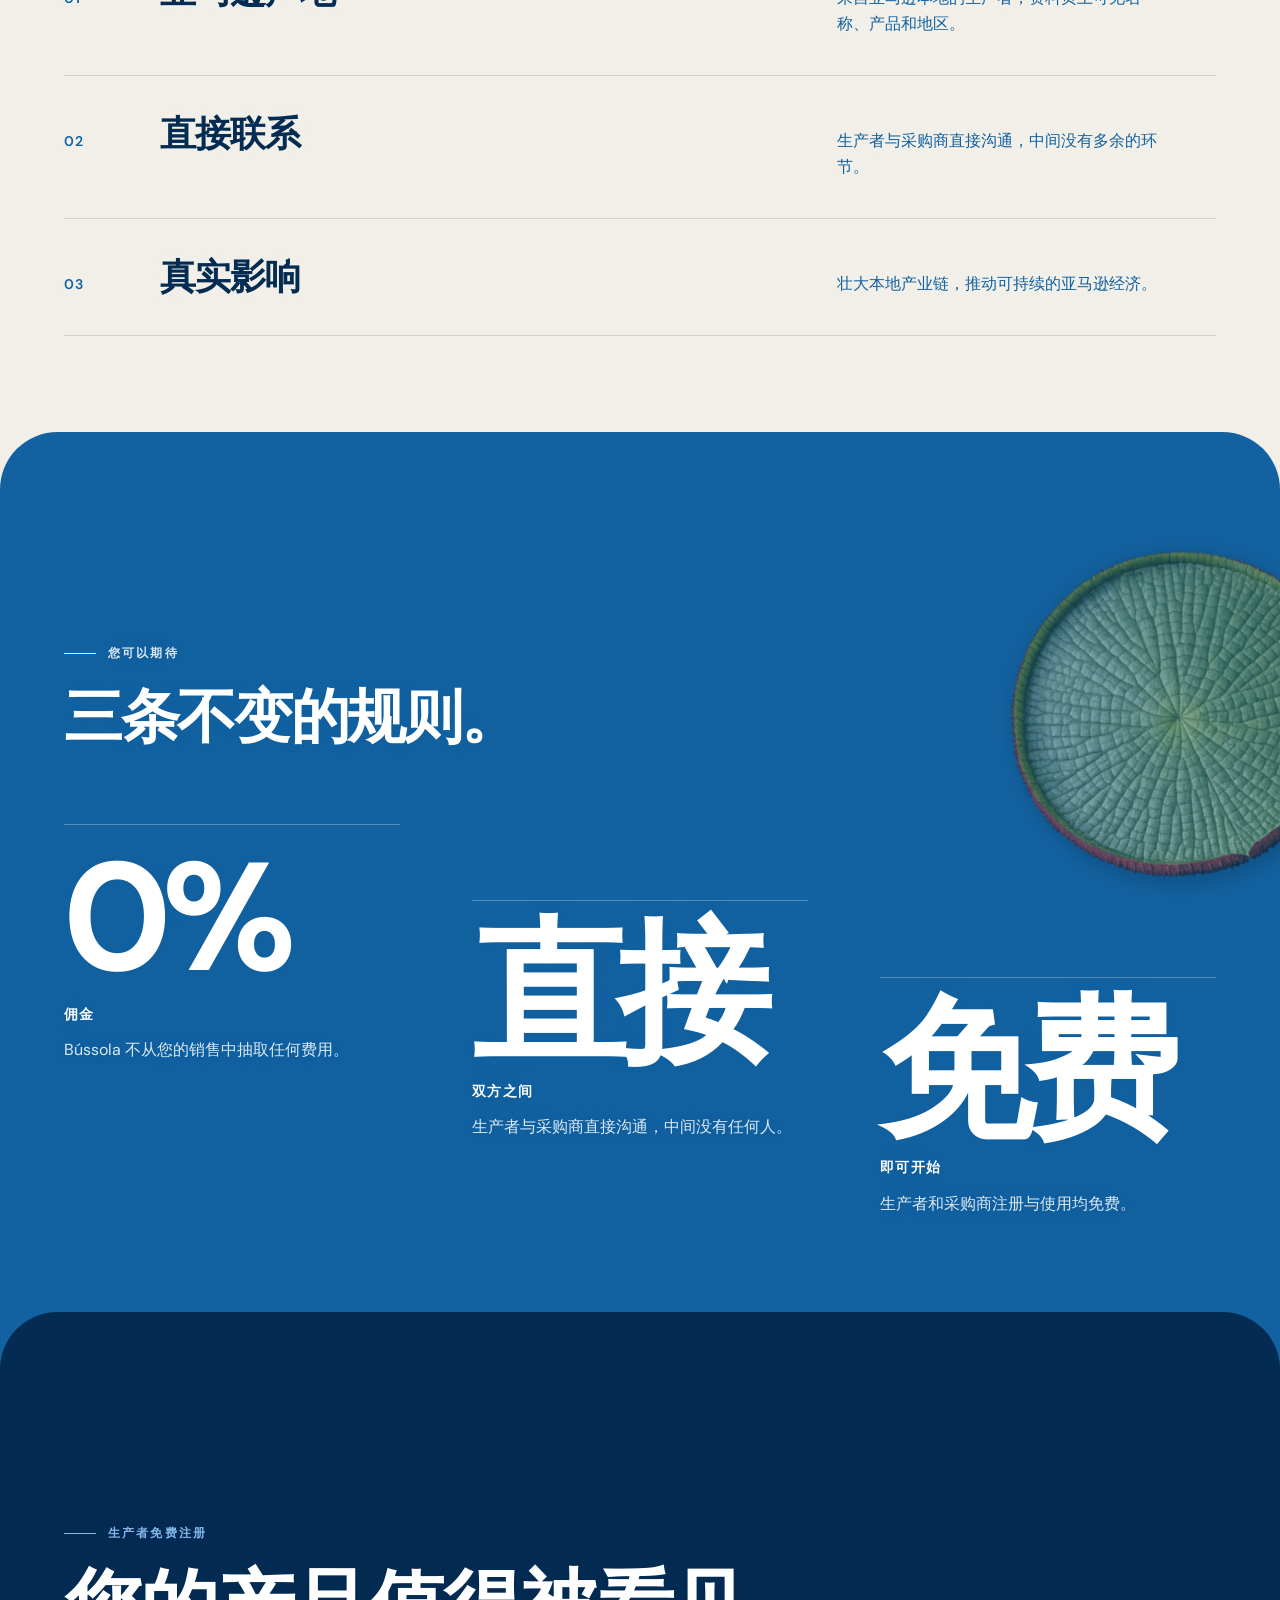
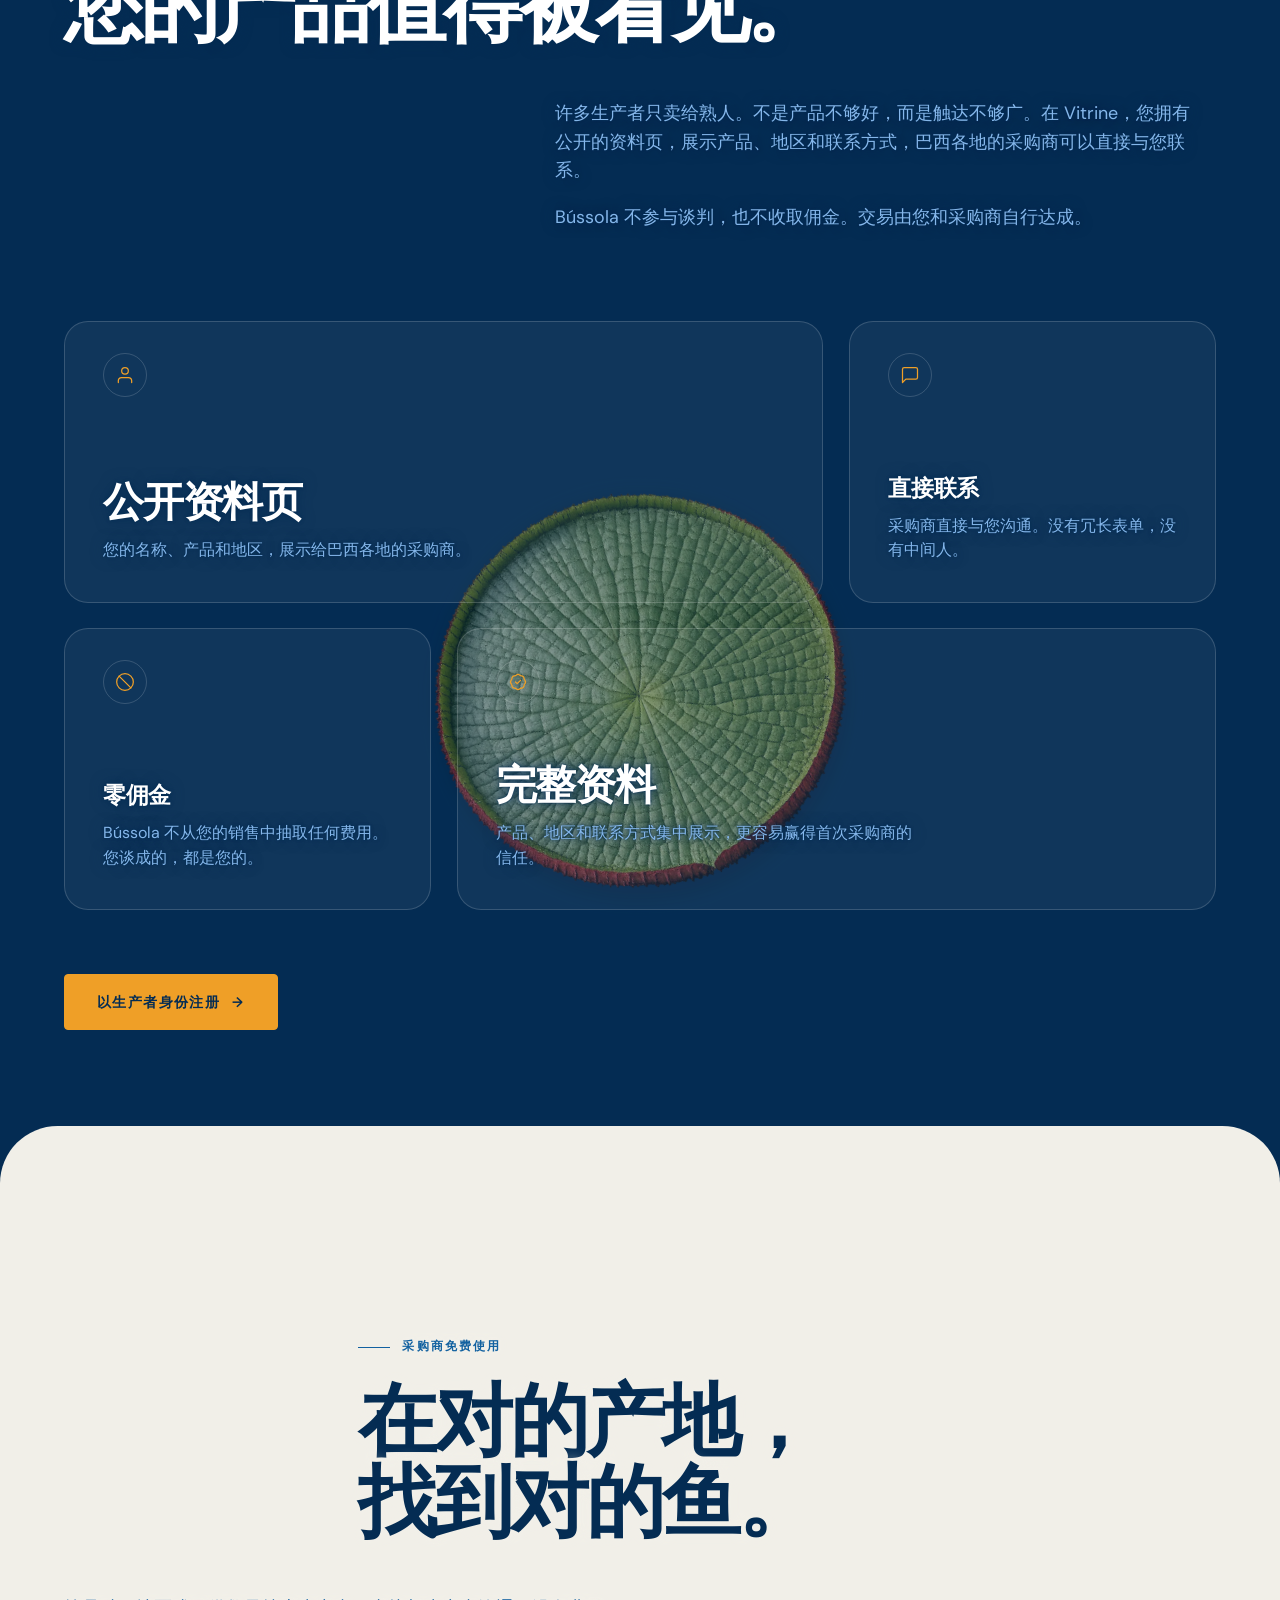
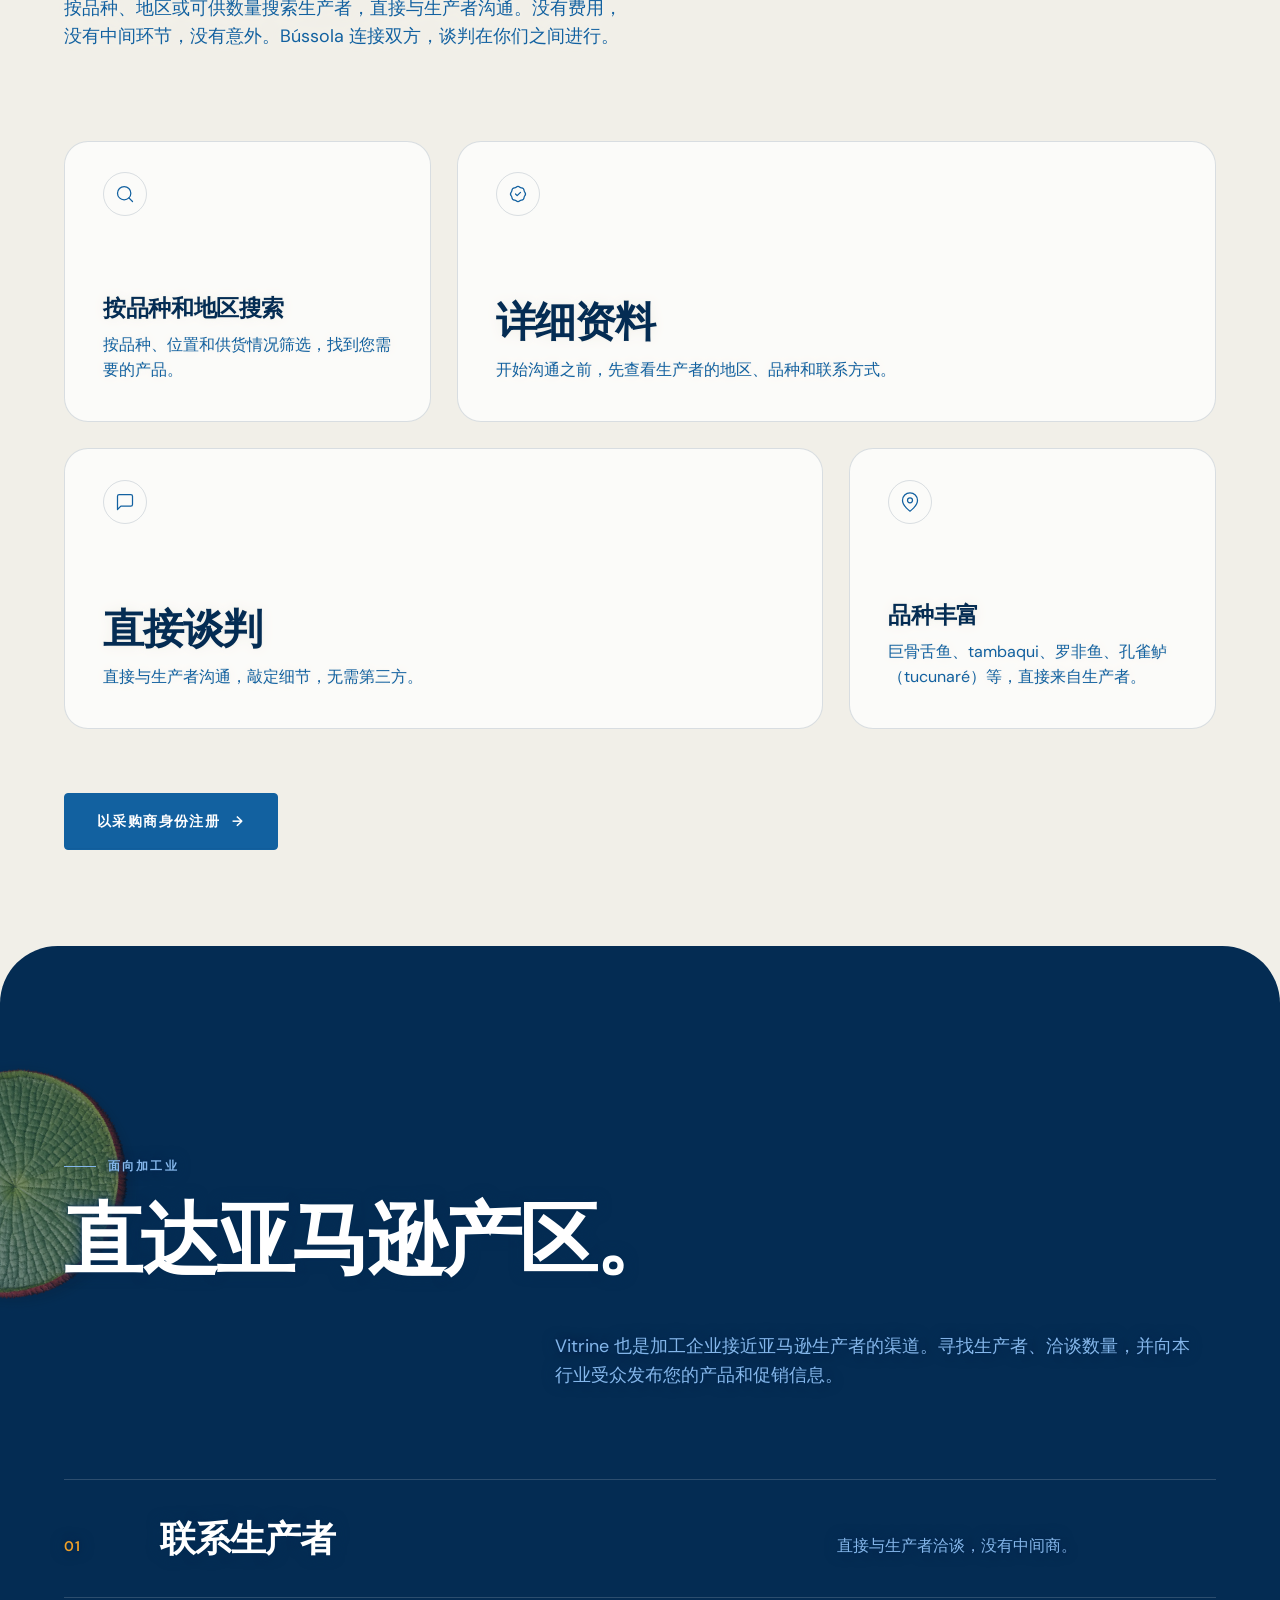
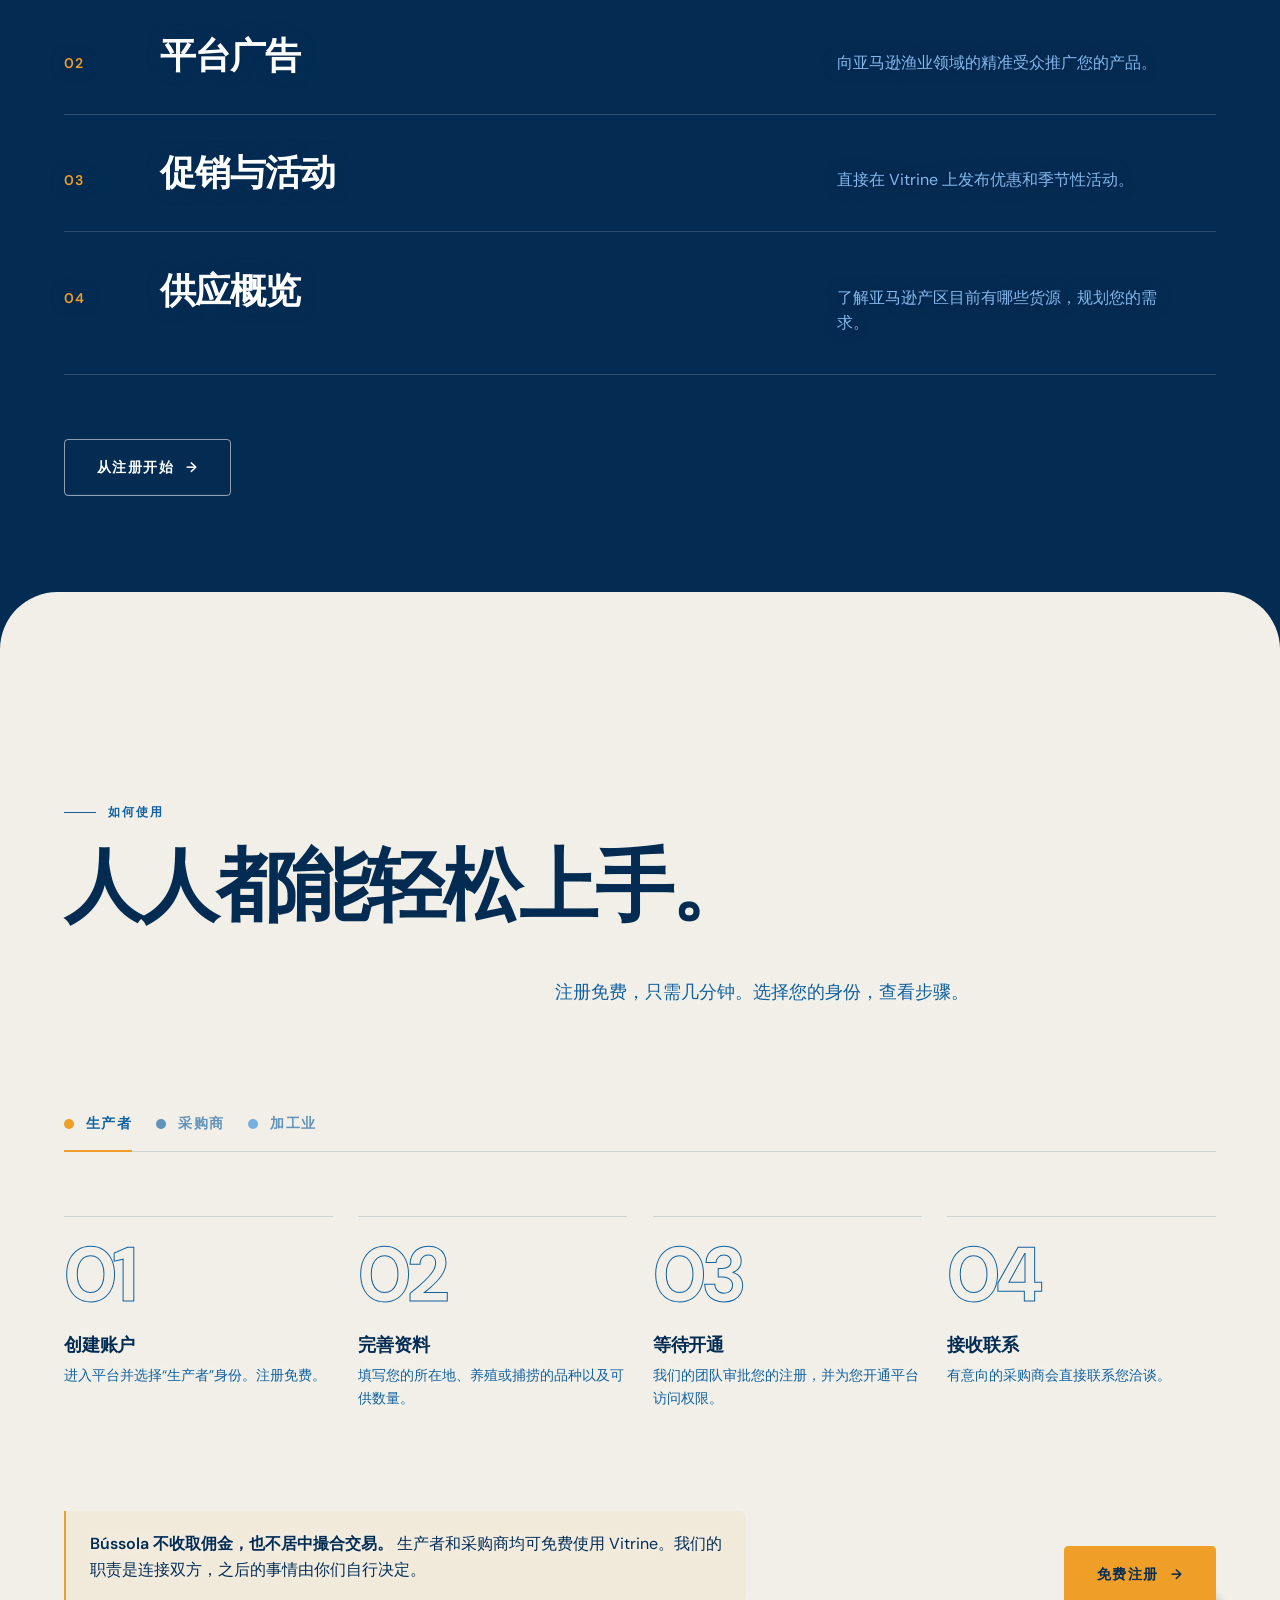
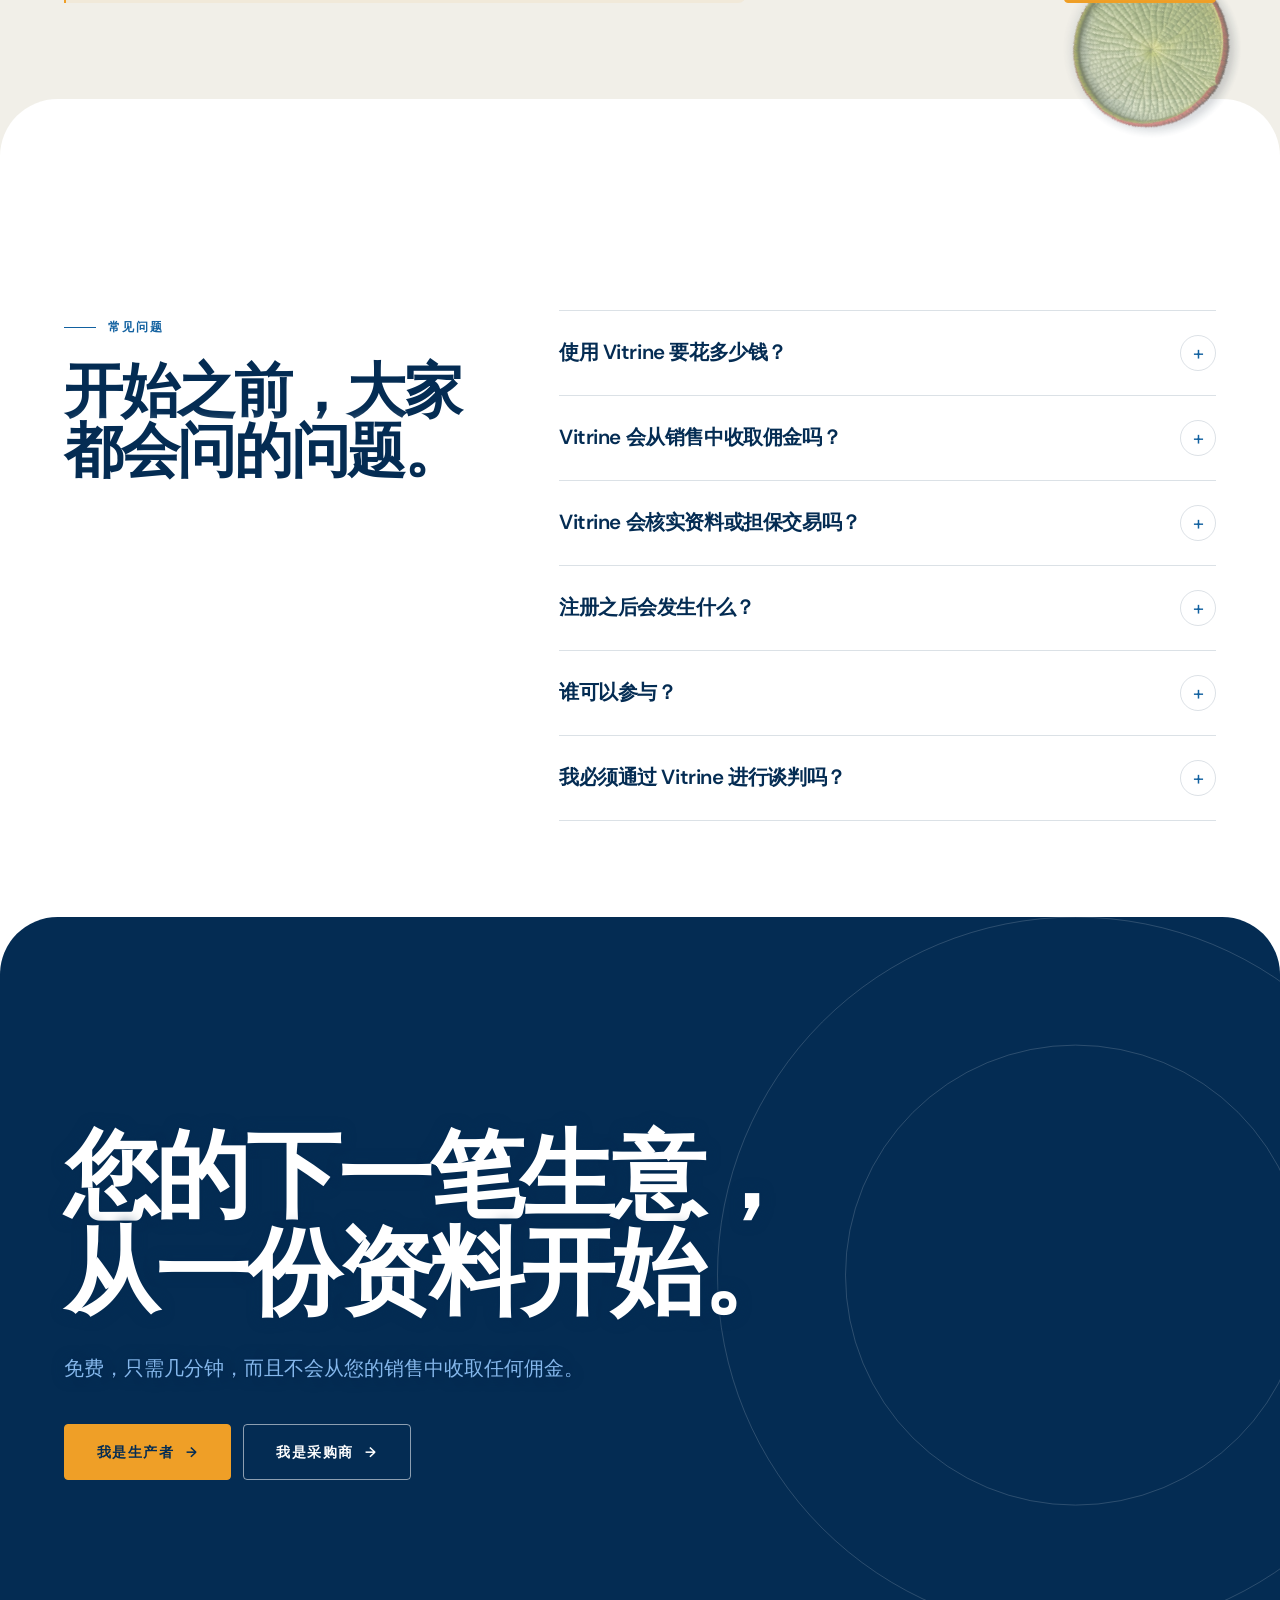
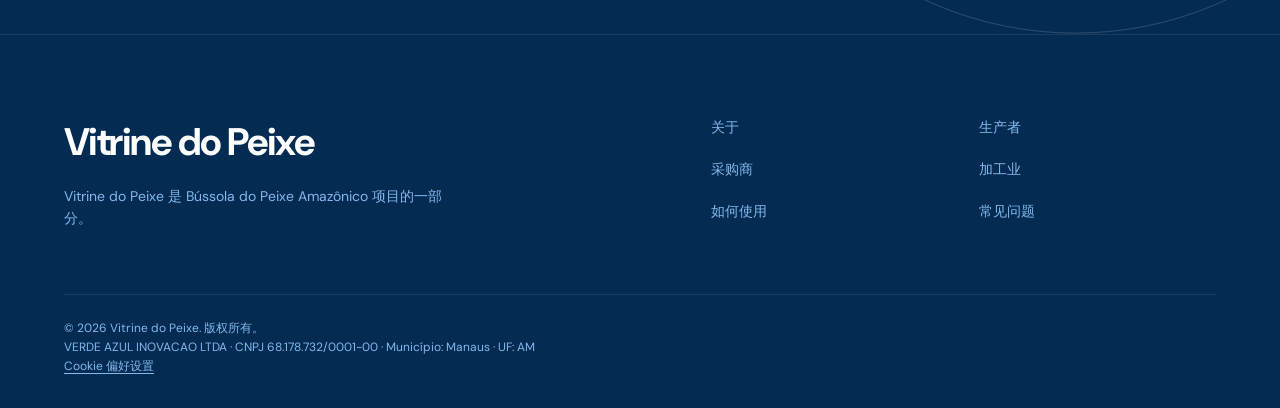
<file: zh/index.html>
<!DOCTYPE html>
<html lang="zh-Hans">
<head>
  <meta charset="UTF-8" />
  <meta name="viewport" content="width=device-width, initial-scale=1.0" />

  <!-- Google tag (gtag.js) -->
  <script async src="https://www.googletagmanager.com/gtag/js?id=G-D315FG7B39"></script>
  <script>
    window.dataLayer = window.dataLayer || [];
    function gtag(){dataLayer.push(arguments);}
    /* LGPD / Consent Mode v2: coleta negada por padrão; o banner libera após o aceite */
    gtag('consent', 'default', {
      ad_storage: 'denied', ad_user_data: 'denied', ad_personalization: 'denied', analytics_storage: 'denied'
    });
    try {
      if (localStorage.getItem('vdp-consent') === 'granted') {
        gtag('consent', 'update', { analytics_storage: 'granted' });
      }
    } catch (e) {}
    gtag('js', new Date());

    gtag('config', 'G-D315FG7B39');
  </script>

  <script>
    /* marca JS ativo (o CSS só esconde elementos "a revelar" se houver JS)
       + rede de segurança: nunca deixa o hero invisível se algo falhar */
    document.documentElement.classList.add('js');
    setTimeout(function () { document.documentElement.classList.add('hero-ready'); }, 6000);
  </script>

  <title>Vitrine do Peixe — 亚马逊鱼类，产地直达</title>
  <meta name="description" content="免费的 B2B 平台，连接亚马逊鱼类（巨骨舌鱼、tambaqui、罗非鱼、孔雀鲈）的生产者与采购商。直接联系，零佣金。" />
  <meta name="theme-color" content="#042C53" />

  <link rel="canonical" href="https://vitrinedopeixe.com.br/zh/" />
  <link rel="alternate" hreflang="pt-BR" href="https://vitrinedopeixe.com.br/" />
  <link rel="alternate" hreflang="en" href="https://vitrinedopeixe.com.br/en/" />
  <link rel="alternate" hreflang="es" href="https://vitrinedopeixe.com.br/es/" />
  <link rel="alternate" hreflang="zh-Hans" href="https://vitrinedopeixe.com.br/zh/" />
  <link rel="alternate" hreflang="x-default" href="https://vitrinedopeixe.com.br/" />

  <!-- Open Graph / Twitter -->
  <meta property="og:type" content="website" />
  <meta property="og:site_name" content="Vitrine do Peixe" />
  <meta property="og:title" content="Vitrine do Peixe — 亚马逊鱼类，产地直达" />
  <meta property="og:description" content="免费的 B2B 平台，连接亚马逊鱼类（巨骨舌鱼、tambaqui、罗非鱼、孔雀鲈）的生产者与采购商。直接联系，零佣金。" />
  <meta property="og:url" content="https://vitrinedopeixe.com.br/zh/" />
  <meta property="og:locale" content="zh_CN" />
  <meta property="og:image" content="https://vitrinedopeixe.com.br/assets/logo.png" />
  <meta property="og:image:width" content="1721" />
  <meta property="og:image:height" content="914" />
  <meta name="twitter:card" content="summary_large_image" />
  <meta name="twitter:title" content="Vitrine do Peixe — 亚马逊鱼类，产地直达" />
  <meta name="twitter:description" content="免费的 B2B 平台，连接亚马逊鱼类（巨骨舌鱼、tambaqui、罗非鱼、孔雀鲈）的生产者与采购商。直接联系，零佣金。" />
  <meta name="twitter:image" content="https://vitrinedopeixe.com.br/assets/logo.png" />

  <link rel="icon" type="image/png" href="../assets/favicon-32x32.png" sizes="32x32" />
  <link rel="apple-touch-icon" href="../assets/apple-touch-icon.png" />

  <script type="application/ld+json">
{
  "@context": "https://schema.org",
  "@graph": [
    {
      "@type": "Organization",
      "@id": "https://vitrinedopeixe.com.br/#organization",
      "name": "Vitrine do Peixe",
      "url": "https://vitrinedopeixe.com.br/",
      "logo": "https://vitrinedopeixe.com.br/assets/logo.png",
      "description": "免费的 B2B 平台，连接亚马逊鱼类（巨骨舌鱼、tambaqui、罗非鱼、孔雀鲈）的生产者与采购商。直接联系，零佣金。",
      "parentOrganization": {
        "@type": "Organization",
        "name": "Bússola do Peixe Amazônico"
      },
      "areaServed": "BR",
      "knowsAbout": [
        "Pirarucu",
        "Tambaqui",
        "Tilápia",
        "Tucunaré",
        "Pescado amazônico"
      ]
    },
    {
      "@type": "WebSite",
      "@id": "https://vitrinedopeixe.com.br/#website",
      "url": "https://vitrinedopeixe.com.br/",
      "name": "Vitrine do Peixe",
      "inLanguage": "zh-Hans",
      "publisher": {
        "@id": "https://vitrinedopeixe.com.br/#organization"
      }
    },
    {
      "@type": "WebPage",
      "@id": "https://vitrinedopeixe.com.br/zh/#webpage",
      "url": "https://vitrinedopeixe.com.br/zh/",
      "name": "Vitrine do Peixe — 亚马逊鱼类，产地直达",
      "description": "免费的 B2B 平台，连接亚马逊鱼类（巨骨舌鱼、tambaqui、罗非鱼、孔雀鲈）的生产者与采购商。直接联系，零佣金。",
      "inLanguage": "zh-Hans",
      "isPartOf": {
        "@id": "https://vitrinedopeixe.com.br/#website"
      },
      "about": {
        "@id": "https://vitrinedopeixe.com.br/#organization"
      }
    },
    {
      "@type": "FAQPage",
      "@id": "https://vitrinedopeixe.com.br/zh/#faq",
      "inLanguage": "zh-Hans",
      "mainEntity": [
        {
          "@type": "Question",
          "name": "使用 Vitrine 要花多少钱？",
          "acceptedAnswer": {
            "@type": "Answer",
            "text": "完全免费。生产者和采购商的注册与使用都不收费。"
          }
        },
        {
          "@type": "Question",
          "name": "Vitrine 会从销售中收取佣金吗？",
          "acceptedAnswer": {
            "@type": "Answer",
            "text": "不会。Bússola 不参与谈判，也不收取佣金。价格、数量和物流由您与对方自行约定。"
          }
        },
        {
          "@type": "Question",
          "name": "Vitrine 会核实资料或担保交易吗？",
          "acceptedAnswer": {
            "@type": "Answer",
            "text": "不会。Vitrine 只负责连接生产者与采购商，不核实资料，也不担保交易。请直接与对方约定，并在成交前自行确认对方信息。"
          }
        },
        {
          "@type": "Question",
          "name": "注册之后会发生什么？",
          "acceptedAnswer": {
            "@type": "Answer",
            "text": "您创建账户并选择身份。每个注册申请都会先经过我们团队审核，通过后才能首次登录平台。"
          }
        },
        {
          "@type": "Question",
          "name": "谁可以参与？",
          "acceptedAnswer": {
            "@type": "Answer",
            "text": "从事巨骨舌鱼、tambaqui、罗非鱼、孔雀鲈等鱼类业务的生产者、养殖户、采购商和加工企业。"
          }
        },
        {
          "@type": "Question",
          "name": "我必须通过 Vitrine 进行谈判吗？",
          "acceptedAnswer": {
            "@type": "Answer",
            "text": "不必。Vitrine 连接双方，谈判直接在你们之间进行，用对你们双方最合适的方式。"
          }
        }
      ]
    }
  ]
}
  </script>

  <!-- DM Sans (display=swap: texto aparece na hora com fonte reserva) -->
  <link rel="preconnect" href="https://fonts.googleapis.com" />
  <link rel="preconnect" href="https://fonts.gstatic.com" crossorigin />
  <link href="https://fonts.googleapis.com/css2?family=DM+Sans:opsz,wght@9..40,400;9..40,500;9..40,600;9..40,700&display=swap" rel="stylesheet" />

  <link rel="stylesheet" href="../css/base.css" />
  <link rel="stylesheet" href="../css/sections.css" />

  <style>
    /* =============================================
       CSS CRÍTICO — preloader, hero, peixe
    ============================================= */
    #preloader {
      position: fixed;
      inset: 0;
      z-index: var(--z-preload);
      background: var(--c-primary);
      display: flex;
      flex-direction: column;
      align-items: center;
      justify-content: center;
      gap: 28px;
      transition: opacity 0.6s ease, visibility 0.6s ease;
    }
    .hero-ready #preloader { opacity: 0; visibility: hidden; pointer-events: none; }

    #preloader-canvas { width: min(260px, 72vw); height: min(260px, 72vw); }
    #preloader-bar-wrap { width: min(200px, 56vw); height: 2px; background: var(--c-white-08); overflow: hidden; }
    #preloader-bar { height: 100%; width: 100%; background: var(--c-cta); transform: scaleX(0); transform-origin: left; }

    /* ---------- HERO ---------- */
    #hero {
      position: relative;
      width: 100%;
      height: 100svh;
      min-height: 560px;
      display: flex;
      align-items: flex-end;
      overflow: hidden;
    }

    #hero-video {
      position: absolute;
      inset: 0;
      width: 100%;
      height: 100%;
      object-fit: cover;
      z-index: 0;
    }

    #hero-content {
      position: relative;
      z-index: 2;
      width: 100%;
      max-width: var(--container-xl);
      margin-inline: auto;
      padding: 0 var(--container-pad) clamp(88px, 15vh, 160px);
    }

    .hero-eyebrow {
      display: flex;
      align-items: flex-start;
      gap: var(--space-3);
      margin-bottom: var(--space-6);
      font-size: 11px;
      font-weight: var(--fw-semibold);
      letter-spacing: var(--ls-widest);
      text-transform: uppercase;
      color: var(--c-cta);
    }
    .hero-eyebrow::before { content: ''; flex-shrink: 0; width: 32px; height: 1px; margin-top: 0.7em; background: currentColor; }

    .hero-title-wrap { overflow: hidden; padding-bottom: 0.25em; margin-bottom: -0.25em; }  /* espaço p/ descendentes (g, p) sem mudar o layout */

    #hero-title {
      font-size: clamp(2.2rem, 8vw, 7.4rem);
      font-weight: var(--fw-bold);
      line-height: 0.98;
      letter-spacing: -0.04em;
      color: var(--c-white);
      text-wrap: balance;
    }

    #hero-subtitle {
      max-width: 34ch;
      margin-top: var(--space-6);
      font-size: clamp(1.05rem, 1.7vw, 1.5rem);
      line-height: 1.45;
      color: var(--c-white-80);
    }

    .hero-actions { display: flex; flex-wrap: wrap; gap: var(--space-3); margin-top: var(--space-10); }

    .hero-trust {
      display: flex;
      flex-wrap: wrap;
      gap: var(--space-2) var(--space-6);
      margin-top: var(--space-8);
      font-size: 11px;
      font-weight: var(--fw-medium);
      letter-spacing: var(--ls-widest);
      text-transform: uppercase;
      color: var(--c-white-55);
    }
    .hero-trust li { display: inline-flex; align-items: center; gap: 8px; }
    .hero-trust li::before { content: ''; width: 5px; height: 5px; border-radius: 50%; background: var(--c-cta); }

    #hero-scroll {
      position: absolute;
      bottom: 28px;
      right: var(--container-pad);
      z-index: 2;
      display: none;
      flex-direction: column;
      align-items: center;
      gap: 6px;
    }
    @media (min-width: 900px) { #hero-scroll { display: flex; } }
    #hero-scroll span {
      font-size: 10px;
      font-weight: var(--fw-medium);
      letter-spacing: var(--ls-widest);
      text-transform: uppercase;
      color: var(--c-white-55);
    }
    .scroll-chevron {
      width: 16px;
      height: 16px;
      border-right: 1.5px solid var(--c-white-55);
      border-bottom: 1.5px solid var(--c-white-55);
      transform: rotate(45deg);
      animation: chevronBounce 1.8s ease-in-out infinite;
    }

    /* Entrada do hero (só com JS; só depois do preloader) */
    .js .hero-in { opacity: 0; }
    .hero-ready .hero-in {
      animation: heroIn 0.9s cubic-bezier(0.22, 1, 0.36, 1) both;
      animation-delay: calc(0.1s + var(--i, 0) * 0.12s);
    }
    .hero-ready #hero-title { animation-name: heroTitleReveal; animation-duration: 1.1s; }

    @keyframes heroIn {
      from { opacity: 0; transform: translate3d(0, 18px, 0); }
      to   { opacity: 1; transform: translate3d(0, 0, 0); }
    }
    @keyframes heroTitleReveal {
      from { opacity: 0; clip-path: inset(0 0 100% 0); transform: translate3d(0, 24px, 0); }
      to   { opacity: 1; clip-path: inset(-0.1em -0.1em -0.3em -0.1em); transform: translate3d(0, 0, 0); }
    }

    #hero-video, #hero-content { will-change: transform; }

    /* =============================================
       PIRARUCU — SCROLL-DRIVEN IMAGE SEQUENCE
       Camada = posição (translate3d, na GPU).
       Canvas = rotação (transição suave ao inverter a direção).
    ============================================= */
    #fish-layer {
      position: fixed;
      top: 0;
      left: 0;
      z-index: 1;                 /* acima do fundo das seções, atrás do conteúdo */
      pointer-events: none;
      will-change: transform, opacity;
      opacity: 0;
      transition: opacity 0.5s ease;
      filter: drop-shadow(6px 12px 18px rgba(2, 18, 38, 0.55));
    }
    #fish-canvas {
      display: block;
      transform-origin: center center;
      transition: transform 0.6s cubic-bezier(0.45, 0, 0.2, 1);
    }

    /* Película leve entre o peixe e o conteúdo (sem backdrop-filter: era caro a cada scroll) */
    #liquid-glass {
      position: fixed;
      inset: 0;
      z-index: 2;
      pointer-events: none;
      opacity: 0;
      transition: opacity 0.5s ease;
      background: linear-gradient(135deg,
        rgba(255, 255, 255, 0.03) 0%,
        rgba(255, 255, 255, 0)    45%,
        rgba(133, 183, 235, 0.03) 100%);
    }

    /* Conteúdo acima do peixe e do vidro */
    main .container, footer .container { position: relative; z-index: 3; }

    /* =============================================
       VITÓRIA-RÉGIA — folhas boiando (parallax)
    ============================================= */
    body { position: relative; }

    .lily {
      position: absolute;
      z-index: 2;
      pointer-events: none;
      height: auto;
      aspect-ratio: 1 / 1;
      will-change: transform;
      opacity: 0.55;               /* folhas como textura: não competem com o texto */
      -webkit-mask-image: radial-gradient(circle closest-side at 50% 50%, #000 88%, transparent 99%);
              mask-image: radial-gradient(circle closest-side at 50% 50%, #000 88%, transparent 99%);
      filter: drop-shadow(0 10px 22px rgba(2, 18, 38, 0.45));
    }
    .lily--1 { top: 18%; right: -7%; width: clamp(190px, 34vw, 380px); }
    .lily--2 { top: 45%; left:  -9%; width: clamp(140px, 24vw, 260px); }
    .lily--3 { top: 71%; right:  3%; width: clamp(100px, 18vw, 180px); }
    .lily--4 { top: 30%; left:  50%; width: clamp(220px, 44vw, 460px); }

    @media (prefers-reduced-motion: reduce) {
      #fish-layer, #liquid-glass { display: none !important; }
      #hero-video, #hero-content { transform: none !important; }
      .lily { transform: none !important; }
      .js .hero-in { opacity: 1; }
    }

    /* =============================================
       SELETOR DE IDIOMA
    ============================================= */
    .lang-switch { position: relative; }
    .lang-switch__btn {
      display: inline-flex;
      align-items: center;
      gap: 6px;
      background: transparent;
      border: 1px solid var(--c-white-20);
      color: var(--c-white-80);   /* mesmo branco dos links do menu */
      font: inherit;
      font-size: var(--text-sm);
      padding: 6px 12px;
      border-radius: 999px;
      cursor: pointer;
    }
    .lang-switch__btn:hover { color: var(--c-white); }
    .lang-switch__list {
      margin: 6px 0 0;
      padding: 6px;
      position: absolute;
      top: 100%;
      right: 0;
      min-width: 140px;
      background: var(--c-white);
      color: var(--c-primary);
      border-radius: 12px;
      box-shadow: 0 12px 32px rgba(4, 44, 83, 0.22);
      opacity: 0;
      visibility: hidden;
      transform: translateY(-6px);
      transition: opacity 0.18s ease, transform 0.18s ease, visibility 0.18s ease;
      z-index: 50;
    }
    .lang-switch:hover .lang-switch__list,
    .lang-switch:focus-within .lang-switch__list,
    .lang-switch.is-open .lang-switch__list { opacity: 1; visibility: visible; transform: translateY(0); }
    .lang-switch__list a {
      display: block;
      padding: 8px 10px;
      border-radius: 8px;
      font-size: var(--text-sm);
      color: var(--c-primary);
    }
    .lang-switch__list a:hover,
    .lang-switch__list a[aria-current="true"] { background: var(--c-neutral); }
  </style>
</head>
<body>

  <a href="#conteudo" class="skip-link">跳到正文</a>

  <!-- Pirarucu — sequência de imagens guiada pelo scroll -->
  <div id="fish-layer" aria-hidden="true">
    <canvas id="fish-canvas" width="640" height="360"></canvas>
  </div>
  <div id="liquid-glass" aria-hidden="true"></div>

  <!-- Vitória-régia — folhas boiando no rio (parallax) -->
  <img class="lily lily--1" src="../assets/vitoria_regia.webp" width="900" height="900" alt="" loading="lazy" decoding="async" aria-hidden="true" />
  <img class="lily lily--2" src="../assets/vitoria_regia.webp" width="900" height="900" alt="" loading="lazy" decoding="async" aria-hidden="true" />
  <img class="lily lily--3" src="../assets/vitoria_regia.webp" width="900" height="900" alt="" loading="lazy" decoding="async" aria-hidden="true" />
  <img class="lily lily--4" src="../assets/vitoria_regia.webp" width="900" height="900" alt="" loading="lazy" decoding="async" aria-hidden="true" data-center />

  <!-- Preloader curto (marca) — o resto dos frames carrega em segundo plano -->
  <div id="preloader" role="status" aria-label="正在加载 Vitrine do Peixe">
    <canvas id="preloader-canvas" width="400" height="400" aria-hidden="true"></canvas>
    <div id="preloader-bar-wrap" aria-hidden="true"><div id="preloader-bar"></div></div>
  </div>

  <!-- =============================================
       HEADER / NAV
  ============================================= -->
  <header>
    <nav id="nav" class="nav" aria-label="主菜单">
      <a href="./" class="nav__logo" aria-label="Vitrine do Peixe — 首页">
        <img src="../assets/logo-nav.webp" width="142" height="40" alt="Vitrine do Peixe" />
      </a>

      <ul class="nav__links">
        <li><a href="#sobre"         class="nav__link">关于</a></li>
        <li><a href="#produtor"      class="nav__link">生产者</a></li>
        <li><a href="#comprador"     class="nav__link">采购商</a></li>
        <li><a href="#industria"     class="nav__link">加工业</a></li>
        <li><a href="#como-funciona" class="nav__link">如何使用</a></li>
        <li><div class="lang-switch">
                  <button type="button" class="lang-switch__btn" aria-haspopup="true" aria-expanded="false" aria-label="语言">
                    <span aria-hidden="true">🌐</span> 中文
                  </button>
                  <div class="lang-switch__list" role="menu">
                    <a href="../" lang="pt-BR">Português</a>
            <a href="../en/" lang="en">English</a>
            <a href="../es/" lang="es">Español</a>
            <a href="./" lang="zh-Hans" aria-current="true">中文</a>
                  </div>
                </div></li>
        <li>
          <a href="https://vitrine-do-peixe-piloto.web.app/cadastro.html" class="btn btn--primary btn--sm" data-cta="nav">注册</a>
        </li>
      </ul>

      <div class="nav__end">
        <a href="https://vitrine-do-peixe-piloto.web.app/cadastro.html" class="btn btn--primary btn--sm nav__cta-m" data-cta="nav-mobile">注册</a>
        <button class="nav__toggle" aria-label="打开菜单" aria-expanded="false" aria-controls="nav-links">
          <span></span><span></span><span></span>
        </button>
      </div>
    </nav>
  </header>

  <main id="conteudo">

    <!-- =============================================
         HERO — proposta de valor (StoryBrand: o que é, para quem, como compra)
    ============================================= -->
    <section id="hero" aria-labelledby="hero-title">

      <video id="hero-video" autoplay muted loop playsinline preload="metadata" aria-hidden="true">
        <source src="../assets/video_hero.webm" type="video/webm" />
        <source src="../assets/video_hero.mp4" type="video/mp4" />
      </video>

      <div class="overlay" aria-hidden="true"></div>

      <div id="hero-content">
        <p class="hero-eyebrow hero-in" style="--i:0">Vitrine do Peixe — 亚马逊水产 B2B</p>

        <div class="hero-title-wrap">
          <h1 id="hero-title" class="hero-in" style="--i:1">亚马逊鱼类，<br>产地直达。</h1>
        </div>

        <p id="hero-subtitle" class="hero-in" style="--i:2">生产者被看见，采购商找得到。零佣金，没有中间商。</p>

        <div class="hero-actions hero-in" style="--i:3">
          <a href="https://vitrine-do-peixe-piloto.web.app/cadastro.html" class="btn btn--primary btn--lg btn--arrow" data-cta="hero">免费注册</a>
          <a href="#como-funciona" class="btn btn--outline btn--lg">了解如何使用</a>
        </div>

        <ul class="hero-trust hero-in" style="--i:4">
          <li>免费</li>
          <li>直接联系</li>
          <li>零佣金</li>
        </ul>
      </div>

      <div id="hero-scroll" aria-hidden="true">
        <span>探索</span>
        <div class="scroll-chevron"></div>
      </div>
    </section>


    <!-- =============================================
         #SOBRE — o problema + 3 pilares (lista interativa)
    ============================================= -->
    <section id="sobre" class="section sheet section--light" aria-labelledby="sobre-title">
      <div class="container">

        <header class="sec-head scroll-reveal">
          <p class="tag">问题所在</p>
          <h2 id="sobre-title" class="display">好的生产者，只能卖给熟人。</h2>
          <div class="sec-head__lead">
            <p>有些亚马逊生产者手握优质鱼货，却找不到本地区以外的买家。也有采购商想找可靠的供应商，却不知从何入手。</p>
            <p>Vitrine 就是为了拉近这段距离而生。它是 Bússola do Peixe Amazônico 项目的一部分，这是一家诞生于亚马逊的初创公司：让生产者被看见，让采购商找得到。</p>
          </div>
        </header>

        <ol class="rows" data-stagger>
          <li class="row scroll-reveal">
            <span class="row__num" aria-hidden="true">01</span>
            <h3 class="row__title">亚马逊产地</h3>
            <p class="row__desc">来自亚马逊本地的生产者，资料页上可见名称、产品和地区。</p>
            <span class="row__arrow" aria-hidden="true">→</span>
          </li>
          <li class="row scroll-reveal">
            <span class="row__num" aria-hidden="true">02</span>
            <h3 class="row__title">直接联系</h3>
            <p class="row__desc">生产者与采购商直接沟通，中间没有多余的环节。</p>
            <span class="row__arrow" aria-hidden="true">→</span>
          </li>
          <li class="row scroll-reveal">
            <span class="row__num" aria-hidden="true">03</span>
            <h3 class="row__title">真实影响</h3>
            <p class="row__desc">壮大本地产业链，推动可持续的亚马逊经济。</p>
            <span class="row__arrow" aria-hidden="true">→</span>
          </li>
        </ol>

      </div>
    </section>


    <!-- =============================================
         #GARANTIAS — quebra de objeções com fatos do produto
         (espaço reservado para depoimentos reais quando existirem)
    ============================================= -->
    <section id="garantias" class="section sheet section--blue" aria-labelledby="garantias-title">
      <div class="container">

        <header class="sec-head sec-head--compact scroll-reveal">
          <p class="tag">您可以期待</p>
          <h2 id="garantias-title" class="display display--sm">三条不变的规则。</h2>
        </header>

        <ul class="stats" data-stagger>
          <li class="stat scroll-reveal">
            <strong class="stat__value">0%</strong>
            <span class="stat__label">佣金</span>
            <p class="stat__desc">Bússola 不从您的销售中抽取任何费用。</p>
          </li>
          <li class="stat scroll-reveal">
            <strong class="stat__value">直接</strong>
            <span class="stat__label">双方之间</span>
            <p class="stat__desc">生产者与采购商直接沟通，中间没有任何人。</p>
          </li>
          <li class="stat scroll-reveal">
            <strong class="stat__value">免费</strong>
            <span class="stat__label">即可开始</span>
            <p class="stat__desc">生产者和采购商注册与使用均免费。</p>
          </li>
        </ul>

      </div>
    </section>


    <!-- =============================================
         #PRODUTOR — bento assimétrico (escuro)
    ============================================= -->
    <section id="produtor" class="section sheet section--dark" aria-labelledby="produtor-title">
      <div class="container">

        <header class="sec-head scroll-reveal">
          <p class="tag">生产者免费注册</p>
          <h2 id="produtor-title" class="display">您的产品值得被看见。</h2>
          <div class="sec-head__lead">
            <p>许多生产者只卖给熟人。不是产品不够好，而是触达不够广。在 Vitrine，您拥有公开的资料页，展示产品、地区和联系方式，巴西各地的采购商可以直接与您联系。</p>
            <p>Bússola 不参与谈判，也不收取佣金。交易由您和采购商自行达成。</p>
          </div>
        </header>

        <div class="bento" data-stagger>
          <article class="bento__item bento__item--wide scroll-reveal">
            <span class="bento__icon" aria-hidden="true">
              <svg viewBox="0 0 24 24" fill="none" stroke="currentColor" stroke-width="1.5" stroke-linecap="round" stroke-linejoin="round"><path d="M20 21v-2a4 4 0 00-4-4H8a4 4 0 00-4 4v2"/><circle cx="12" cy="7" r="4"/></svg>
            </span>
            <h3>公开资料页</h3>
            <p>您的名称、产品和地区，展示给巴西各地的采购商。</p>
          </article>

          <article class="bento__item scroll-reveal">
            <span class="bento__icon" aria-hidden="true">
              <svg viewBox="0 0 24 24" fill="none" stroke="currentColor" stroke-width="1.5" stroke-linecap="round" stroke-linejoin="round"><path d="M21 15a2 2 0 01-2 2H7l-4 4V5a2 2 0 012-2h14a2 2 0 012 2z"/></svg>
            </span>
            <h3>直接联系</h3>
            <p>采购商直接与您沟通。没有冗长表单，没有中间人。</p>
          </article>

          <article class="bento__item scroll-reveal">
            <span class="bento__icon" aria-hidden="true">
              <svg viewBox="0 0 24 24" fill="none" stroke="currentColor" stroke-width="1.5" stroke-linecap="round" stroke-linejoin="round"><circle cx="12" cy="12" r="10"/><line x1="4.93" y1="4.93" x2="19.07" y2="19.07"/></svg>
            </span>
            <h3>零佣金</h3>
            <p>Bússola 不从您的销售中抽取任何费用。您谈成的，都是您的。</p>
          </article>

          <article class="bento__item bento__item--wide scroll-reveal">
            <span class="bento__icon" aria-hidden="true">
              <svg viewBox="0 0 24 24" fill="none" stroke="currentColor" stroke-width="1.5" stroke-linecap="round" stroke-linejoin="round"><path d="M9 12l2 2 4-4"/><path d="M7.835 4.697a3.42 3.42 0 001.946-.806 3.42 3.42 0 014.438 0 3.42 3.42 0 001.946.806 3.42 3.42 0 013.138 3.138 3.42 3.42 0 00.806 1.946 3.42 3.42 0 010 4.438 3.42 3.42 0 00-.806 1.946 3.42 3.42 0 01-3.138 3.138 3.42 3.42 0 00-1.946.806 3.42 3.42 0 01-4.438 0 3.42 3.42 0 00-1.946-.806 3.42 3.42 0 01-3.138-3.138 3.42 3.42 0 00-.806-1.946 3.42 3.42 0 010-4.438 3.42 3.42 0 00.806-1.946 3.42 3.42 0 013.138-3.138z"/></svg>
            </span>
            <h3>完整资料</h3>
            <p>产品、地区和联系方式集中展示，更容易赢得首次采购商的信任。</p>
          </article>
        </div>

        <div class="section-cta scroll-reveal">
          <a href="https://vitrine-do-peixe-piloto.web.app/cadastro.html?perfil=produtor" class="btn btn--primary btn--lg btn--arrow" data-cta="produtor">以生产者身份注册</a>
        </div>

      </div>
    </section>


    <!-- =============================================
         #COMPRADOR — bento espelhado (claro)
    ============================================= -->
    <section id="comprador" class="section sheet section--light" aria-labelledby="comprador-title">
      <div class="container">

        <header class="sec-head sec-head--right scroll-reveal">
          <p class="tag">采购商免费使用</p>
          <h2 id="comprador-title" class="display">在对的产地，找到对的鱼。</h2>
          <div class="sec-head__lead">
            <p>按品种、地区或可供数量搜索生产者，直接与生产者沟通。没有费用，没有中间环节，没有意外。Bússola 连接双方，谈判在你们之间进行。</p>
          </div>
        </header>

        <div class="bento bento--mirror" data-stagger>
          <article class="bento__item scroll-reveal">
            <span class="bento__icon" aria-hidden="true">
              <svg viewBox="0 0 24 24" fill="none" stroke="currentColor" stroke-width="1.5" stroke-linecap="round" stroke-linejoin="round"><circle cx="11" cy="11" r="8"/><line x1="21" y1="21" x2="16.65" y2="16.65"/></svg>
            </span>
            <h3>按品种和地区搜索</h3>
            <p>按品种、位置和供货情况筛选，找到您需要的产品。</p>
          </article>

          <article class="bento__item bento__item--wide scroll-reveal">
            <span class="bento__icon" aria-hidden="true">
              <svg viewBox="0 0 24 24" fill="none" stroke="currentColor" stroke-width="1.5" stroke-linecap="round" stroke-linejoin="round"><path d="M9 12l2 2 4-4"/><path d="M7.835 4.697a3.42 3.42 0 001.946-.806 3.42 3.42 0 014.438 0 3.42 3.42 0 001.946.806 3.42 3.42 0 013.138 3.138 3.42 3.42 0 00.806 1.946 3.42 3.42 0 010 4.438 3.42 3.42 0 00-.806 1.946 3.42 3.42 0 01-3.138 3.138 3.42 3.42 0 00-1.946.806 3.42 3.42 0 01-4.438 0 3.42 3.42 0 00-1.946-.806 3.42 3.42 0 01-3.138-3.138 3.42 3.42 0 00-.806-1.946 3.42 3.42 0 010-4.438 3.42 3.42 0 00.806-1.946 3.42 3.42 0 013.138-3.138z"/></svg>
            </span>
            <h3>详细资料</h3>
            <p>开始沟通之前，先查看生产者的地区、品种和联系方式。</p>
          </article>

          <article class="bento__item bento__item--wide scroll-reveal">
            <span class="bento__icon" aria-hidden="true">
              <svg viewBox="0 0 24 24" fill="none" stroke="currentColor" stroke-width="1.5" stroke-linecap="round" stroke-linejoin="round"><path d="M21 15a2 2 0 01-2 2H7l-4 4V5a2 2 0 012-2h14a2 2 0 012 2z"/></svg>
            </span>
            <h3>直接谈判</h3>
            <p>直接与生产者沟通，敲定细节，无需第三方。</p>
          </article>

          <article class="bento__item scroll-reveal">
            <span class="bento__icon" aria-hidden="true">
              <svg viewBox="0 0 24 24" fill="none" stroke="currentColor" stroke-width="1.5" stroke-linecap="round" stroke-linejoin="round"><path d="M21 10c0 7-9 13-9 13s-9-6-9-13a9 9 0 0118 0z"/><circle cx="12" cy="10" r="3"/></svg>
            </span>
            <h3>品种丰富</h3>
            <p>巨骨舌鱼、tambaqui、罗非鱼、孔雀鲈（tucunaré）等，直接来自生产者。</p>
          </article>
        </div>

        <div class="section-cta scroll-reveal">
          <a href="https://vitrine-do-peixe-piloto.web.app/cadastro.html?perfil=comprador" class="btn btn--blue btn--lg btn--arrow" data-cta="comprador">以采购商身份注册</a>
        </div>

      </div>
    </section>


    <!-- =============================================
         #INDUSTRIA — lista interativa (escuro)
    ============================================= -->
    <section id="industria" class="section sheet section--dark" aria-labelledby="industria-title">
      <div class="container">

        <header class="sec-head scroll-reveal">
          <p class="tag">面向加工业</p>
          <h2 id="industria-title" class="display">直达亚马逊产区。</h2>
          <div class="sec-head__lead">
            <p>Vitrine 也是加工企业接近亚马逊生产者的渠道。寻找生产者、洽谈数量，并向本行业受众发布您的产品和促销信息。</p>
          </div>
        </header>

        <ol class="rows" data-stagger>
          <li class="row scroll-reveal">
            <span class="row__num" aria-hidden="true">01</span>
            <h3 class="row__title">联系生产者</h3>
            <p class="row__desc">直接与生产者洽谈，没有中间商。</p>
            <span class="row__arrow" aria-hidden="true">→</span>
          </li>
          <li class="row scroll-reveal">
            <span class="row__num" aria-hidden="true">02</span>
            <h3 class="row__title">平台广告</h3>
            <p class="row__desc">向亚马逊渔业领域的精准受众推广您的产品。</p>
            <span class="row__arrow" aria-hidden="true">→</span>
          </li>
          <li class="row scroll-reveal">
            <span class="row__num" aria-hidden="true">03</span>
            <h3 class="row__title">促销与活动</h3>
            <p class="row__desc">直接在 Vitrine 上发布优惠和季节性活动。</p>
            <span class="row__arrow" aria-hidden="true">→</span>
          </li>
          <li class="row scroll-reveal">
            <span class="row__num" aria-hidden="true">04</span>
            <h3 class="row__title">供应概览</h3>
            <p class="row__desc">了解亚马逊产区目前有哪些货源，规划您的需求。</p>
            <span class="row__arrow" aria-hidden="true">→</span>
          </li>
        </ol>

        <div class="section-cta scroll-reveal">
          <a href="https://vitrine-do-peixe-piloto.web.app/cadastro.html" class="btn btn--outline btn--lg btn--arrow" data-cta="industria">从注册开始</a>
        </div>

      </div>
    </section>


    <!-- =============================================
         #COMO-FUNCIONA — abas por perfil
         (sem JS, os 3 painéis aparecem empilhados)
    ============================================= -->
    <section id="como-funciona" class="section sheet section--light" aria-labelledby="como-funciona-title">
      <div class="container">

        <header class="sec-head scroll-reveal">
          <p class="tag">如何使用</p>
          <h2 id="como-funciona-title" class="display">人人都能轻松上手。</h2>
          <div class="sec-head__lead">
            <p>注册免费，只需几分钟。选择您的身份，查看步骤。</p>
          </div>
        </header>

        <div class="tabs scroll-reveal" data-tabs>
          <div class="tabs__list" role="tablist" aria-label="选择您的身份">
            <button type="button" class="tabs__tab is-active" role="tab" id="tab-produtor" aria-controls="panel-produtor" aria-selected="true" data-href="https://vitrine-do-peixe-piloto.web.app/cadastro.html?perfil=produtor">
              <span class="tabs__dot tabs__dot--produtor" aria-hidden="true"></span>生产者
            </button>
            <button type="button" class="tabs__tab" role="tab" id="tab-comprador" aria-controls="panel-comprador" aria-selected="false" tabindex="-1" data-href="https://vitrine-do-peixe-piloto.web.app/cadastro.html?perfil=comprador">
              <span class="tabs__dot tabs__dot--comprador" aria-hidden="true"></span>采购商
            </button>
            <button type="button" class="tabs__tab" role="tab" id="tab-industria" aria-controls="panel-industria" aria-selected="false" tabindex="-1" data-href="https://vitrine-do-peixe-piloto.web.app/cadastro.html">
              <span class="tabs__dot tabs__dot--industria" aria-hidden="true"></span>加工业
            </button>
          </div>

          <div class="tabs__panel" role="tabpanel" id="panel-produtor" aria-labelledby="tab-produtor" tabindex="0">
            <ol class="steps" aria-label="生产者步骤">
              <li class="step"><span class="step__n" aria-hidden="true">01</span><h3 class="step__title">创建账户</h3><p class="step__text">进入平台并选择“生产者”身份。注册免费。</p></li>
              <li class="step"><span class="step__n" aria-hidden="true">02</span><h3 class="step__title">完善资料</h3><p class="step__text">填写您的所在地、养殖或捕捞的品种以及可供数量。</p></li>
              <li class="step"><span class="step__n" aria-hidden="true">03</span><h3 class="step__title">等待开通</h3><p class="step__text">我们的团队审批您的注册，并为您开通平台访问权限。</p></li>
              <li class="step"><span class="step__n" aria-hidden="true">04</span><h3 class="step__title">接收联系</h3><p class="step__text">有意向的采购商会直接联系您洽谈。</p></li>
            </ol>
          </div>

          <div class="tabs__panel" role="tabpanel" id="panel-comprador" aria-labelledby="tab-comprador" tabindex="0">
            <ol class="steps" aria-label="采购商步骤">
              <li class="step"><span class="step__n" aria-hidden="true">01</span><h3 class="step__title">创建账户</h3><p class="step__text">进入平台并选择“采购商”身份。使用免费。</p></li>
              <li class="step"><span class="step__n" aria-hidden="true">02</span><h3 class="step__title">搜索生产者</h3><p class="step__text">按品种、地区或可供数量筛选，直到找到您需要的。</p></li>
              <li class="step"><span class="step__n" aria-hidden="true">03</span><h3 class="step__title">取得联系</h3><p class="step__text">打开生产者资料页，直接开始沟通。</p></li>
              <li class="step"><span class="step__n" aria-hidden="true">04</span><h3 class="step__title">洽谈成交</h3><p class="step__text">价格、数量和物流由您与生产者自行约定。</p></li>
            </ol>
          </div>

          <div class="tabs__panel" role="tabpanel" id="panel-industria" aria-labelledby="tab-industria" tabindex="0">
            <ol class="steps" aria-label="加工业步骤">
              <li class="step"><span class="step__n" aria-hidden="true">01</span><h3 class="step__title">注册</h3><p class="step__text">介绍您的企业，了解面向加工业的可用方案。</p></li>
              <li class="step"><span class="step__n" aria-hidden="true">02</span><h3 class="step__title">接触生产者</h3><p class="step__text">按品种、地区和数量搜索供应商，与采购商身份相同。</p></li>
              <li class="step"><span class="step__n" aria-hidden="true">03</span><h3 class="step__title">平台投放</h3><p class="step__text">设置广告和促销，让 Vitrine 用户看到您。</p></li>
              <li class="step"><span class="step__n" aria-hidden="true">04</span><h3 class="step__title">直接洽谈</h3><p class="step__text">与生产者直接联系。Bússola 不居中撮合，也不收取佣金。</p></li>
            </ol>
          </div>
        </div>

        <div class="how-foot scroll-reveal">
          <aside class="disclaimer" role="note">
            <p><strong>Bússola 不收取佣金，也不居中撮合交易。</strong> 生产者和采购商均可免费使用 Vitrine。我们的职责是连接双方，之后的事情由你们自行决定。</p>
          </aside>
          <a href="https://vitrine-do-peixe-piloto.web.app/cadastro.html?perfil=produtor" id="como-cta" class="btn btn--primary btn--lg btn--arrow" data-cta="como-funciona">免费注册</a>
        </div>

      </div>
    </section>


    <!-- =============================================
         #FAQ — objeções (rich result FAQPage via JSON-LD)
    ============================================= -->
    <section id="faq" class="section sheet section--white" aria-labelledby="faq-title">
      <div class="container">
        <div class="faq">
          <header class="faq__head scroll-reveal">
            <p class="tag">常见问题</p>
            <h2 id="faq-title" class="display display--sm">开始之前，大家都会问的问题。</h2>
          </header>

          <div class="faq__list scroll-reveal">
            <details class="faq__item" name="faq">
              <summary><span>使用 Vitrine 要花多少钱？</span></summary>
              <p>完全免费。生产者和采购商的注册与使用都不收费。</p>
            </details>
            <details class="faq__item" name="faq">
              <summary><span>Vitrine 会从销售中收取佣金吗？</span></summary>
              <p>不会。Bússola 不参与谈判，也不收取佣金。价格、数量和物流由您与对方自行约定。</p>
            </details>
            <details class="faq__item" name="faq">
              <summary><span>Vitrine 会核实资料或担保交易吗？</span></summary>
              <p>不会。Vitrine 只负责连接生产者与采购商，不核实资料，也不担保交易。请直接与对方约定，并在成交前自行确认对方信息。</p>
            </details>
            <details class="faq__item" name="faq">
              <summary><span>注册之后会发生什么？</span></summary>
              <p>您创建账户并选择身份。每个注册申请都会先经过我们团队审核，通过后才能首次登录平台。</p>
            </details>
            <details class="faq__item" name="faq">
              <summary><span>谁可以参与？</span></summary>
              <p>从事巨骨舌鱼、tambaqui、罗非鱼、孔雀鲈等鱼类业务的生产者、养殖户、采购商和加工企业。</p>
            </details>
            <details class="faq__item" name="faq">
              <summary><span>我必须通过 Vitrine 进行谈判吗？</span></summary>
              <p>不必。Vitrine 连接双方，谈判直接在你们之间进行，用对你们双方最合适的方式。</p>
            </details>
          </div>
        </div>
      </div>
    </section>


    <!-- =============================================
         CTA FINAL — segmenta por perfil (um clique, um destino)
    ============================================= -->
    <section id="cadastro" class="section sheet section--dark final" aria-labelledby="final-title">
      <div class="container">
        <div class="final__inner scroll-reveal">
          <h2 id="final-title" class="display">您的下一笔生意，从一份资料开始。</h2>
          <p class="final__text">免费，只需几分钟，而且不会从您的销售中收取任何佣金。</p>
          <div class="final__actions">
            <a href="https://vitrine-do-peixe-piloto.web.app/cadastro.html?perfil=produtor" class="btn btn--primary btn--lg btn--arrow" data-cta="final-produtor">我是生产者</a>
            <a href="https://vitrine-do-peixe-piloto.web.app/cadastro.html?perfil=comprador" class="btn btn--outline btn--lg btn--arrow" data-cta="final-comprador">我是采购商</a>
          </div>
        </div>
      </div>
    </section>

  </main>

  <footer class="footer">
    <div class="container">
      <div class="footer__grid">
        <div>
          <p class="footer__brand">Vitrine do Peixe</p>
          <p class="footer__about">Vitrine do Peixe 是 Bússola do Peixe Amazônico 项目的一部分。</p>
        </div>
        <nav class="footer__nav" aria-label="常见问题">
          <a href="#sobre">关于</a>
          <a href="#produtor">生产者</a>
          <a href="#comprador">采购商</a>
          <a href="#industria">加工业</a>
          <a href="#como-funciona">如何使用</a>
          <a href="#faq">常见问题</a>
        </nav>
      </div>
      <p class="footer__legal">© 2026 Vitrine do Peixe. 版权所有。
        <br>VERDE AZUL INOVACAO LTDA · CNPJ 68.178.732/0001-00 · Município: Manaus · UF: AM
        <br><button type="button" class="footer__cookies" id="consent-reopen">Cookie 偏好设置</button>
      </p>
    </div>
  </footer>

  <div id="consent" class="consent" role="dialog" aria-live="polite" aria-label="Cookie 提示" hidden>
    <p class="consent__text">我们使用分析类 Cookie（Google Analytics）来了解网站的使用情况。仅在您同意后才会启用。
      <a href="https://vitrine-do-peixe-piloto.web.app/privacidade.html" class="consent__link">隐私政策</a>
    </p>
    <div class="consent__actions">
      <button type="button" class="btn btn--outline btn--sm" data-consent="denied">拒绝</button>
      <button type="button" class="btn btn--primary btn--sm" data-consent="granted">接受</button>
    </div>
  </div>

  <script>
    (function () {
      'use strict';

      var reduceMotion = window.matchMedia('(prefers-reduced-motion: reduce)').matches;

      /* ==================================================
         FRAMES DO PIRARUCU — carga progressiva
         Os primeiros frames sobem com a página (preloader curto);
         o resto chega em segundo plano depois do "load". A sequência
         usa sempre o trecho contíguo já carregado (P.ready).
      ================================================== */
      var TOTAL  = 240;
      var BASE   = '../assets/pirarucu/frames_pirarucu_webp/';
      var conn   = navigator.connection || {};
      var lite   = conn.saveData || /(^|-)2g$/.test(conn.effectiveType || '');
      var LIMIT  = lite ? 60 : TOTAL;
      var P      = window._pira = { frames: new Array(TOTAL), ready: 0 };
      var done   = new Array(TOTAL);
      var cap    = 40;                 /* antes do load: só o necessário p/ o preloader */
      var next   = 0, inflight = 0, CONC = 6;

      function advance() {
        while (P.ready < LIMIT && done[P.ready]) P.ready++;
      }
      function pump() {
        while (inflight < CONC && next < Math.min(cap, LIMIT)) {
          (function (i) {
            var img = new Image();
            img.decoding = 'async';
            inflight++;
            img.onload = function () { P.frames[i] = img; finishOne(i); };
            img.onerror = function () { P.frames[i] = P.frames[i - 1] || null; finishOne(i); };
            img.src = BASE + 'frame_' + String(i + 1).padStart(4, '0') + '.webp';
          }(next++));
        }
      }
      function finishOne(i) {
        inflight--;
        done[i] = true;
        advance();
        pump();
      }
      pump();

      var pageLoaded = document.readyState === 'complete';
      function afterLoad() {
        pageLoaded = true;
        cap = LIMIT;
        (window.requestIdleCallback || function (f) { setTimeout(f, 200); })(pump);
      }
      if (pageLoaded) afterLoad(); else window.addEventListener('load', afterLoad);

      /* ==================================================
         PRELOADER — ~1 s de marca; nunca mais que 3 s
      ================================================== */
      (function () {
        var canvas = document.getElementById('preloader-canvas');
        var ctx    = canvas.getContext('2d');
        var bar    = document.getElementById('preloader-bar');
        var MIN = reduceMotion ? 250 : 1100, MAX = 3200, INTERVAL = 1000 / 48;
        var t0 = performance.now(), last = 0, cur = 0;

        function finish() {
          document.documentElement.classList.add('hero-ready');
          setTimeout(function () {
            var el = document.getElementById('preloader');
            if (el && el.parentNode) el.parentNode.removeChild(el);
          }, 800);
        }

        function loop(ts) {
          var el = performance.now() - t0;
          if (ts - last >= INTERVAL && P.ready) {
            last = ts;
            var img = P.frames[cur++ % P.ready];
            if (img) { ctx.clearRect(0, 0, 400, 400); ctx.drawImage(img, 0, 0, 400, 400); }
          }
          bar.style.transform = 'scaleX(' + Math.min(1, el / MIN).toFixed(3) + ')';
          if ((pageLoaded && el >= MIN && P.ready >= 24) || el >= MAX) { finish(); return; }
          requestAnimationFrame(loop);
        }
        requestAnimationFrame(loop);
      }());

      /* ==================================================
         MOTOR DE SCROLL — um único listener + rAF para
         hero (parallax), pirarucu e vitórias-régias.
         Só transform/opacity (GPU); medidas ficam em cache.
      ================================================== */
      var hero    = document.getElementById('hero');
      var video   = document.getElementById('hero-video');
      var content = document.getElementById('hero-content');
      var scrollEl = document.getElementById('hero-scroll');
      var layer   = document.getElementById('fish-layer');
      var canvas  = document.getElementById('fish-canvas');
      var glass   = document.getElementById('liquid-glass');
      var ctx     = canvas.getContext('2d');
      var lilies  = Array.prototype.slice.call(document.querySelectorAll('.lily'));

      var CW = 640, CH = 360;       /* resolução interna (16:9, igual aos frames) */
      var PX_PER_FRAME = 9;         /* px de rolagem por frame */
      var DIR_THRESHOLD = 3;        /* px mínimos p/ trocar de direção sem tremer */

      var vw, vh, heroH, docH, dim;
      var lilyBase = [], lilyOff = [];
      var curOp = '0', glassOp = '0';
      var lastY = window.scrollY, heading = 'down', curAngle = 90, frameAcc = 0, lastFi = -1;

      var lilyConf = [
        { speed: 0.18, rot: -8, rotDrift: 0.010, swayAmp: 10, swayLen: 520 },
        { speed: 0.30, rot:  6, rotDrift: 0.014, swayAmp: 14, swayLen: 380 },
        { speed: 0.12, rot: -4, rotDrift: 0.008, swayAmp:  8, swayLen: 460 },
        { speed: 0.22, rot:  4, rotDrift: 0.009, swayAmp: 12, swayLen: 600 }
      ];

      function measure() {
        vw = window.innerWidth;
        vh = window.innerHeight;
        heroH = hero.offsetHeight;
        docH = document.documentElement.scrollHeight;
        var len = Math.max(Math.min(vw * 0.92, vh * 0.82, 680), 300);
        dim = { w: len, h: len * (CH / CW), len: len };
        canvas.style.width  = dim.w + 'px';
        canvas.style.height = dim.h + 'px';
        lilyBase = lilies.map(function (el) { return el.offsetTop; });
        lilyOff  = lilies.map(function (el) { return el.hasAttribute('data-center') ? -el.offsetWidth / 2 : 0; });
      }

      function tickHero(y) {
        if (y >= heroH) return;
        var p = y / heroH;
        video.style.transform   = 'translate3d(0,' + (y * 0.4).toFixed(1) + 'px,0)';
        content.style.transform = 'translate3d(0,' + (y * 0.12).toFixed(1) + 'px,0)';
        content.style.opacity   = Math.max(0, 1 - p * 1.8).toFixed(3);
        if (scrollEl) scrollEl.style.opacity = Math.max(0, 1 - p * 4).toFixed(3);
      }

      /* Pirarucu: entra pelo topo, vai ao centro e fica; vira de cabeça conforme a direção */
      function tickFish(y) {
        var delta = y - lastY;
        if (delta >  DIR_THRESHOLD) heading = 'down';
        else if (delta < -DIR_THRESHOLD) heading = 'up';
        lastY = y;
        frameAcc += Math.abs(delta);

        var fadeStart = heroH * 0.55, fadeEnd = heroH * 0.90;
        if (y < fadeStart) {
          if (curOp   !== '0') { layer.style.opacity = '0'; curOp = '0'; }
          if (glassOp !== '0') { glass.style.opacity = '0'; glassOp = '0'; }
          return;
        }

        /* some suavemente nos últimos 60% de uma tela, para não cobrir o rodapé */
        var endFade = Math.max(0, Math.min(1, (docH - vh - y) / (vh * 0.6)));
        var op = Math.min(1, (y - fadeStart) / (fadeEnd - fadeStart), endFade).toFixed(3);
        if (op !== curOp)   { layer.style.opacity = op; curOp = op; }
        if (op !== glassOp) { glass.style.opacity = op; glassOp = op; }

        if (!P.ready) return;
        var fi = Math.floor(frameAcc / PX_PER_FRAME) % P.ready;
        var fr = P.frames[fi];

        var ep    = Math.min(1, (y - fadeStart) / (vh * 0.9));
        var eased = ep * ep * (3 - 2 * ep);               /* smoothstep */
        var cy    = -dim.len * 0.5 + (vh * 0.5 + dim.len * 0.5) * eased;
        var cx    = vw * 0.5 + Math.sin((y / vh) * Math.PI * 1.4) * (vw * 0.03);

        layer.style.transform = 'translate3d(' + (cx - dim.w / 2).toFixed(1) + 'px,' + (cy - dim.h / 2).toFixed(1) + 'px,0)';

        var angle = heading === 'down' ? 90 : -90;
        if (angle !== curAngle) { canvas.style.transform = 'rotate(' + angle + 'deg)'; curAngle = angle; }

        if (fi !== lastFi && fr) {                         /* só redesenha se o frame mudou */
          ctx.clearRect(0, 0, CW, CH);
          ctx.drawImage(fr, 0, 0, CW, CH);
          lastFi = fi;
        }
      }

      function tickLilies(y) {
        for (var i = 0; i < lilies.length; i++) {
          var c  = lilyConf[i] || lilyConf[0];
          var dy = y - lilyBase[i];
          var sx = Math.sin(y / c.swayLen) * c.swayAmp + lilyOff[i];
          lilies[i].style.transform =
            'translate3d(' + sx.toFixed(1) + 'px,' + (-dy * c.speed).toFixed(1) + 'px,0) rotate(' + (c.rot + dy * c.rotDrift).toFixed(2) + 'deg)';
        }
      }

      var ticking = false;
      function update() {
        var y = window.scrollY;
        if (!reduceMotion) { tickHero(y); tickFish(y); tickLilies(y); }
        ticking = false;
      }
      function onScroll() {
        if (!ticking) { ticking = true; requestAnimationFrame(update); }
      }

      canvas.style.transform = 'rotate(90deg)';
      measure();
      update();
      window.addEventListener('scroll', onScroll, { passive: true });
      window.addEventListener('resize', function () { measure(); lastFi = -1; onScroll(); }, { passive: true });
      window.addEventListener('load', function () { measure(); update(); });
      if ('ResizeObserver' in window) new ResizeObserver(function () { docH = document.documentElement.scrollHeight; }).observe(document.body);

      /* ==================================================
         NAV — estado ao rolar + menu mobile
      ================================================== */
      var nav = document.getElementById('nav');
      var toggle = nav.querySelector('.nav__toggle');
      var links  = nav.querySelector('.nav__links');
      links.id = 'nav-links';

      window.addEventListener('scroll', function () {
        nav.classList.toggle('scrolled', window.scrollY > 20);
      }, { passive: true });

      function setOffset() {
        document.documentElement.style.setProperty('--nav-mobile-offset', nav.offsetHeight + 'px');
      }
      setOffset();
      window.addEventListener('resize', setOffset, { passive: true });

      function closeMenu() {
        toggle.classList.remove('is-open');
        links.classList.remove('is-open');
        toggle.setAttribute('aria-expanded', 'false');
      }
      toggle.addEventListener('click', function () {
        var open = !toggle.classList.contains('is-open');
        toggle.classList.toggle('is-open', open);
        links.classList.toggle('is-open', open);
        toggle.setAttribute('aria-expanded', String(open));
      });
      links.querySelectorAll('a').forEach(function (a) { a.addEventListener('click', closeMenu); });
      document.addEventListener('keydown', function (e) { if (e.key === 'Escape') closeMenu(); });
      document.addEventListener('click', function (e) { if (!nav.contains(e.target)) closeMenu(); });
      window.addEventListener('resize', function () { if (window.innerWidth >= 768) closeMenu(); }, { passive: true });

      /* ==================================================
         SELETOR DE IDIOMA — clique (touch) e teclado
      ================================================== */
      document.querySelectorAll('.lang-switch').forEach(function (widget) {
        var btn = widget.querySelector('.lang-switch__btn');
        if (!btn) return;
        function set(open) {
          widget.classList.toggle('is-open', open);
          btn.setAttribute('aria-expanded', String(open));
        }
        btn.addEventListener('click', function (e) {
          e.stopPropagation();
          set(!widget.classList.contains('is-open'));
        });
        document.addEventListener('click', function (e) { if (!widget.contains(e.target)) set(false); });
        document.addEventListener('keydown', function (e) { if (e.key === 'Escape') set(false); });
      });

      /* ==================================================
         REVEAL — IntersectionObserver, com cascata por grupo
      ================================================== */
      document.querySelectorAll('[data-stagger]').forEach(function (group) {
        Array.prototype.forEach.call(group.children, function (child, i) {
          child.style.transitionDelay = (Math.min(i, 5) * 90) + 'ms';
        });
      });

      var revealEls = document.querySelectorAll('.scroll-reveal');
      if ('IntersectionObserver' in window) {
        var io = new IntersectionObserver(function (entries) {
          entries.forEach(function (entry) {
            if (!entry.isIntersecting) return;
            var el = entry.target;
            el.classList.add('visible');
            io.unobserve(el);
            setTimeout(function () { el.style.transitionDelay = ''; }, 1200);
          });
        }, { threshold: 0.12, rootMargin: '0px 0px -6% 0px' });
        revealEls.forEach(function (el) { io.observe(el); });
      } else {
        revealEls.forEach(function (el) { el.classList.add('visible'); });
      }

      /* ==================================================
         ABAS "COMO FUNCIONA" — acessíveis (setas, Home/End)
      ================================================== */
      document.querySelectorAll('[data-tabs]').forEach(function (root) {
        var tabs   = Array.prototype.slice.call(root.querySelectorAll('[role="tab"]'));
        var panels = Array.prototype.slice.call(root.querySelectorAll('[role="tabpanel"]'));
        var cta    = document.getElementById('como-cta');

        function select(tab, focus) {
          tabs.forEach(function (t, i) {
            var on = t === tab;
            t.classList.toggle('is-active', on);
            t.setAttribute('aria-selected', String(on));
            t.tabIndex = on ? 0 : -1;
            panels[i].hidden = !on;
          });
          if (cta && tab.dataset.href) cta.href = tab.dataset.href;
          if (focus) tab.focus();
        }

        tabs.forEach(function (tab, i) {
          tab.addEventListener('click', function () { select(tab); });
          tab.addEventListener('keydown', function (e) {
            var j = null;
            if (e.key === 'ArrowRight') j = (i + 1) % tabs.length;
            else if (e.key === 'ArrowLeft') j = (i - 1 + tabs.length) % tabs.length;
            else if (e.key === 'Home') j = 0;
            else if (e.key === 'End') j = tabs.length - 1;
            if (j !== null) { e.preventDefault(); select(tabs[j], true); }
          });
        });
        select(tabs[0]);
      });

      /* ==================================================
         HOVER RICO — holofote que segue o cursor nos cards
      ================================================== */
      if (window.matchMedia('(hover: hover)').matches) {
        document.querySelectorAll('.bento__item').forEach(function (el) {
          el.addEventListener('pointermove', function (e) {
            var r = el.getBoundingClientRect();
            el.style.setProperty('--mx', (e.clientX - r.left) + 'px');
            el.style.setProperty('--my', (e.clientY - r.top) + 'px');
          });
        });
      }

      /* ==================================================
         CONSENTIMENTO (LGPD) — banner + Consent Mode do GA4
      ================================================== */
      var banner = document.getElementById('consent');
      function stored() { try { return localStorage.getItem('vdp-consent'); } catch (e) { return null; } }
      function choose(value) {
        try { localStorage.setItem('vdp-consent', value); } catch (e) {}
        gtag('consent', 'update', { analytics_storage: value });
        banner.hidden = true;
      }
      if (!stored()) banner.hidden = false;
      banner.addEventListener('click', function (e) {
        var b = e.target.closest('[data-consent]');
        if (b) choose(b.getAttribute('data-consent'));
      });
      document.getElementById('consent-reopen').addEventListener('click', function () { banner.hidden = false; });

      /* ==================================================
         ANALYTICS — clique em CTAs (GA4)
      ================================================== */
      document.addEventListener('click', function (e) {
        var a = e.target.closest('[data-cta]');
        if (a && typeof gtag === 'function') {
          gtag('event', 'cta_click', {
            cta_location: a.getAttribute('data-cta'),
            link_url: a.href,
            language: document.documentElement.lang
          });
        }
      });
    }());
  </script>

</body>
</html>
</file>
<file: css/base.css>
/* ================================================================
   BASE.CSS — Vitrine do Peixe
   Identidade Visual Oficial | Proposta 02 · Peixe Azul
   ================================================================ */

/* Fallback com métricas ajustadas ao DM Sans: o swap da fonte não "pula" o layout */
@font-face {
  font-family: 'DM Sans Fallback';
  src: local('Arial'), local('Helvetica Neue'), local('Roboto');
  size-adjust: 104%;
  ascent-override: 92%;
  descent-override: 29%;
  line-gap-override: 0%;
}

/* ----------------------------------------------------------------
   1. DESIGN TOKENS
   ---------------------------------------------------------------- */
:root {
  /* --- Cores --- */
  --c-primary:     #042C53; /* Azul Noite    — cor institucional principal */
  --c-secondary:   #1261A0; /* Azul Profundo — apoio e reforço de identidade */
  --c-support:     #378ADD; /* Azul Médio    — elementos interativos */
  --c-complement:  #85B7EB; /* Azul Claro    — respiro visual e fundos */
  --c-cta:         #EF9F27; /* Âmbar Conexão — destaque e chamadas de ação */
  --c-neutral:     #F1EFE8; /* Creme Amazônico — fundo principal */
  --c-white:       #ffffff;
  --c-black:       #0a0a0a;

  /* Variantes com opacidade (úteis sem repetir rgba) */
  --c-primary-90:  rgba(4,  44,  83, 0.90);
  --c-primary-70:  rgba(4,  44,  83, 0.70);
  --c-primary-50:  rgba(4,  44,  83, 0.50);
  --c-primary-20:  rgba(4,  44,  83, 0.20);
  --c-white-80:    rgba(255,255,255, 0.80);
  --c-white-55:    rgba(255,255,255, 0.55);
  --c-white-20:    rgba(255,255,255, 0.20);
  --c-white-08:    rgba(255,255,255, 0.08);

  /* --- Tipografia --- */
  --font:          'DM Sans', 'DM Sans Fallback', system-ui, sans-serif;

  /* Escala tipográfica fluida (mobile → desktop) */
  --text-xs:       0.75rem;    /* 12px */
  --text-sm:       0.875rem;   /* 14px — texto secundário */
  --text-base:     1rem;       /* 16px — corpo */
  --text-md:       1.125rem;   /* 18px — corpo grande */
  --text-lg:       1.375rem;   /* 22px — subtítulo */
  --text-xl:       clamp(1.5rem,  3.5vw, 2rem);
  --text-2xl:      clamp(2rem,    5vw,   2.5rem);  /* H3 */
  --text-3xl:      clamp(2rem,    6vw,   3rem);    /* H2 */
  --text-4xl:      clamp(2.5rem,  8vw,   4rem);    /* H1 seção */
  --text-hero:     clamp(2.8rem,  11vw,  6rem);    /* H1 hero */

  /* Pesos */
  --fw-regular:    400;
  --fw-medium:     500;
  --fw-semibold:   600;
  --fw-bold:       700;

  /* Letter-spacing */
  --ls-tight:      -0.025em;
  --ls-normal:     0em;
  --ls-wide:       0.05em;
  --ls-wider:      0.10em;
  --ls-widest:     0.18em;

  /* Line-height */
  --lh-tight:      1.05;
  --lh-heading:    1.15;
  --lh-body:       1.6;

  /* --- Espaçamento --- */
  --space-1:   4px;
  --space-2:   8px;
  --space-3:  12px;
  --space-4:  16px;
  --space-5:  20px;
  --space-6:  24px;
  --space-8:  32px;
  --space-10: 40px;
  --space-12: 48px;
  --space-16: 64px;
  --space-20: 80px;
  --space-24: 96px;
  --space-32: 128px;

  /* --- Layout --- */
  --container-sm:   640px;
  --container-md:   768px;
  --container-lg:   1024px;
  --container-xl:   1280px;
  --container-2xl:  1440px;
  --container-pad:  clamp(20px, 5vw, 72px);

  /* --- Bordas --- */
  --radius-sm:   4px;
  --radius-md:   8px;
  --radius-lg:  16px;
  --radius-xl:  24px;
  --radius-full: 9999px;

  /* --- Sombras (flat design — usar com moderação) --- */
  --shadow-sm:  0 1px 3px rgba(4, 44, 83, 0.12);
  --shadow-md:  0 4px 16px rgba(4, 44, 83, 0.14);
  --shadow-lg:  0 8px 32px rgba(4, 44, 83, 0.18);

  /* --- Transições --- */
  --t-fast:   150ms ease;
  --t-mid:    300ms ease;
  --t-slow:   600ms ease;
  --t-bounce: 400ms cubic-bezier(0.34, 1.56, 0.64, 1);

  /* --- Z-index --- */
  --z-below:    -1;
  --z-base:      0;
  --z-above:    10;
  --z-nav:     100;
  --z-modal:   200;
  --z-top:     999;
  --z-preload: 9999;
}


/* ----------------------------------------------------------------
   2. RESET
   ---------------------------------------------------------------- */
*, *::before, *::after {
  box-sizing: border-box;
  margin: 0;
  padding: 0;
}

html {
  scroll-behavior: smooth;
  -webkit-text-size-adjust: 100%;
  tab-size: 2;
  overflow-x: hidden;
  max-width: 100%;
}

body {
  font-family: var(--font);
  font-size: var(--text-base);
  font-weight: var(--fw-regular);
  line-height: var(--lh-body);
  color: var(--c-primary);
  background: var(--c-neutral);
  overflow-x: hidden;
  max-width: 100%;
  -webkit-font-smoothing: antialiased;
  -moz-osx-font-smoothing: grayscale;
}

img, video, canvas, svg {
  display: block;
  max-width: 100%;
}

a {
  color: inherit;
  text-decoration: none;
}

ul, ol {
  list-style: none;
}

button {
  font: inherit;
  cursor: pointer;
  border: none;
  background: none;
}

input, textarea, select {
  font: inherit;
}

/* Acessibilidade — foco visível em todos os elementos interativos */
:focus-visible {
  outline: 2px solid var(--c-cta);
  outline-offset: 3px;
  border-radius: var(--radius-sm);
}

/* Redução de movimento — respeito ao usuário */
@media (prefers-reduced-motion: reduce) {
  *, *::before, *::after {
    animation-duration:        0.01ms !important;
    animation-iteration-count: 1      !important;
    transition-duration:       0.01ms !important;
    scroll-behavior: auto !important;
  }
}


/* ----------------------------------------------------------------
   3. TIPOGRAFIA
   ---------------------------------------------------------------- */

/* Hierarquia de cabeçalhos */
h1, h2, h3, h4, h5, h6 {
  font-family: var(--font);
  font-weight: var(--fw-bold);
  line-height: var(--lh-heading);
  letter-spacing: var(--ls-tight);
  color: var(--c-primary);
}

h1 { font-size: var(--text-4xl); }
h2 { font-size: var(--text-3xl); }
h3 { font-size: var(--text-2xl); font-weight: var(--fw-semibold); }
h4 { font-size: var(--text-xl);  font-weight: var(--fw-semibold); }
h5 { font-size: var(--text-lg);  font-weight: var(--fw-medium); }
h6 { font-size: var(--text-md);  font-weight: var(--fw-medium); }

p {
  font-size: var(--text-base);
  line-height: var(--lh-body);
  color: var(--c-primary);
}

/* Classes utilitárias de texto */
.text-hero      { font-size: var(--text-hero); font-weight: var(--fw-bold); letter-spacing: var(--ls-tight); line-height: var(--lh-tight); }
.text-eyebrow   { font-size: var(--text-xs); font-weight: var(--fw-semibold); letter-spacing: var(--ls-widest); text-transform: uppercase; color: var(--c-cta); }
.text-label     { font-size: var(--text-sm); font-weight: var(--fw-medium); letter-spacing: var(--ls-wide); }
.text-secondary { font-size: var(--text-sm); color: var(--c-secondary); }
.text-uppercase { text-transform: uppercase; letter-spacing: var(--ls-wide); }

/* Cores de texto */
.text-primary    { color: var(--c-primary)   !important; }
.text-secondary  { color: var(--c-secondary) !important; }
.text-support    { color: var(--c-support)   !important; }
.text-cta        { color: var(--c-cta)       !important; }
.text-white      { color: var(--c-white)     !important; }
.text-neutral    { color: var(--c-neutral)   !important; }
.text-muted      { color: var(--c-white-55)  !important; }


/* ----------------------------------------------------------------
   4. LAYOUT
   ---------------------------------------------------------------- */

/* Container padrão */
.container {
  width: 100%;
  max-width: var(--container-xl);
  margin-inline: auto;
  padding-inline: var(--container-pad);
}

.container--sm  { max-width: var(--container-sm);  }
.container--md  { max-width: var(--container-md);  }
.container--lg  { max-width: var(--container-lg);  }
.container--2xl { max-width: var(--container-2xl); }

/* Section padrão */
.section {
  padding-block: clamp(var(--space-16), 8vw, var(--space-32));
}

.section--sm {
  padding-block: clamp(var(--space-12), 5vw, var(--space-20));
}

/* Grid utilitário */
.grid-2 { display: grid; gap: var(--space-6); grid-template-columns: 1fr; }
.grid-3 { display: grid; gap: var(--space-6); grid-template-columns: 1fr; }
.grid-4 { display: grid; gap: var(--space-6); grid-template-columns: 1fr; }

@media (min-width: 640px) {
  .grid-2 { grid-template-columns: repeat(2, 1fr); }
  .grid-4 { grid-template-columns: repeat(2, 1fr); }
}

@media (min-width: 1024px) {
  .grid-3 { grid-template-columns: repeat(3, 1fr); }
  .grid-4 { grid-template-columns: repeat(4, 1fr); }
}

/* Flex helpers */
.flex        { display: flex; }
.flex-center { display: flex; align-items: center; justify-content: center; }
.flex-between{ display: flex; align-items: center; justify-content: space-between; }
.gap-2       { gap: var(--space-2); }
.gap-4       { gap: var(--space-4); }
.gap-6       { gap: var(--space-6); }
.gap-8       { gap: var(--space-8); }


/* ----------------------------------------------------------------
   5. BACKGROUNDS
   ---------------------------------------------------------------- */
.bg-primary    { background-color: var(--c-primary);    color: var(--c-white); }
.bg-secondary  { background-color: var(--c-secondary);  color: var(--c-white); }
.bg-support    { background-color: var(--c-support);    color: var(--c-white); }
.bg-complement { background-color: var(--c-complement); color: var(--c-primary); }
.bg-neutral    { background-color: var(--c-neutral);    color: var(--c-primary); }
.bg-cta        { background-color: var(--c-cta);        color: var(--c-primary); }
.bg-white      { background-color: var(--c-white);      color: var(--c-primary); }

/* Overlay padrão para seções com imagem/vídeo de fundo */
.overlay {
  position: absolute;
  inset: 0;
  background: linear-gradient(
    to bottom,
    var(--c-primary-50) 0%,
    var(--c-primary-20) 45%,
    var(--c-primary-70) 100%
  );
  z-index: 1;
}

.overlay--dark {
  background: rgba(4, 44, 83, 0.75);
}


/* ----------------------------------------------------------------
   6. COMPONENTES — NAV
   ---------------------------------------------------------------- */
.nav {
  position: fixed;
  inset-block-start: 0;
  inset-inline: 0;
  z-index: var(--z-nav);
  padding: var(--space-4) var(--container-pad);
  display: flex;
  align-items: center;
  justify-content: space-between;
  transition:
    background var(--t-mid),
    backdrop-filter var(--t-mid),
    padding var(--t-mid),
    box-shadow var(--t-mid);
}

.nav.scrolled {
  background: var(--c-primary-90);
  backdrop-filter: blur(14px);
  -webkit-backdrop-filter: blur(14px);
  box-shadow: 0 1px 0 var(--c-white-08);
  padding-block: var(--space-3);
}

.nav__logo img {
  height: 30px;
  width: auto;
  transition: height var(--t-mid);
}

.nav.scrolled .nav__logo img {
  height: 28px;
}

.nav__links {
  display: none;
  align-items: center;
  gap: var(--space-8);
}

.nav__link {
  font-size: var(--text-sm);
  font-weight: var(--fw-medium);
  letter-spacing: var(--ls-wide);
  text-transform: uppercase;
  color: var(--c-white-80);
  transition: color var(--t-fast);
  position: relative;
}

.nav__link::after {
  content: '';
  position: absolute;
  bottom: -3px;
  left: 0;
  right: 0;
  height: 1px;
  background: var(--c-cta);
  transform: scaleX(0);
  transform-origin: left;
  transition: transform var(--t-mid);
}

.nav__link:hover,
.nav__link[aria-current="page"] {
  color: var(--c-white);
}

.nav__link:hover::after,
.nav__link[aria-current="page"]::after {
  transform: scaleX(1);
}

@media (min-width: 768px) {
  .nav { padding: var(--space-5) var(--container-pad); }
  .nav.scrolled { padding-block: var(--space-4); }
  .nav__logo img { height: 36px; }
  .nav__links { display: flex; }
}

@media (min-width: 1200px) {
  .nav { padding: var(--space-6) var(--container-pad); }
  .nav__logo img { height: 40px; }
}


/* ----------------------------------------------------------------
   7. COMPONENTES — BOTÕES
   Hover: preenchimento que sobe por baixo (::before, só transform)
   e seta que desliza (.btn--arrow).
   ---------------------------------------------------------------- */
.btn {
  position: relative;
  isolation: isolate;
  overflow: hidden;
  display: inline-flex;
  align-items: center;
  justify-content: center;
  gap: var(--space-3);
  padding: var(--space-3) var(--space-6);
  font-family: var(--font);
  font-size: var(--text-sm);
  font-weight: var(--fw-semibold);
  letter-spacing: var(--ls-wide);
  text-transform: uppercase;
  border-radius: var(--radius-sm);
  transition: color 0.35s ease, border-color 0.35s ease, box-shadow 0.35s ease, transform var(--t-fast);
  cursor: pointer;
  border: 1.5px solid transparent;
  white-space: nowrap;
  user-select: none;
  --btn-fill: transparent;
}

.btn::before {
  content: '';
  position: absolute;
  inset: 0;
  z-index: -1;
  background: var(--btn-fill);
  transform: translate3d(0, 101%, 0);
  transition: transform 0.45s cubic-bezier(0.22, 1, 0.36, 1);
}

.btn:hover::before,
.btn:focus-visible::before { transform: translate3d(0, 0, 0); }

.btn:active { transform: scale(0.97); }

.btn--arrow::after {
  content: '→';
  display: inline-block;
  transition: transform 0.35s cubic-bezier(0.22, 1, 0.36, 1);
}
.btn--arrow:hover::after { transform: translate3d(5px, 0, 0); }

/* Primário — CTA âmbar */
.btn--primary {
  background: var(--c-cta);
  color: var(--c-primary);
  border-color: var(--c-cta);
  --btn-fill: #d98c1e;
}
.btn--primary:hover { box-shadow: 0 8px 28px rgba(239, 159, 39, 0.38); border-color: #d98c1e; }

/* Secundário — outline branco (preenche de branco, texto azul noite) */
.btn--outline {
  background: transparent;
  color: var(--c-white);
  border-color: var(--c-white-55);
  --btn-fill: var(--c-white);
}
.btn--outline:hover { color: var(--c-primary); border-color: var(--c-white); }

/* Secundário azul */
.btn--blue {
  background: var(--c-secondary);
  color: var(--c-white);
  border-color: var(--c-secondary);
  --btn-fill: var(--c-primary);
}
.btn--blue:hover { border-color: var(--c-primary); }

/* Ghost */
.btn--ghost {
  background: transparent;
  color: var(--c-cta);
  border-color: var(--c-cta);
  --btn-fill: var(--c-cta);
}
.btn--ghost:hover { color: var(--c-primary); }

/* Tamanhos */
.btn--sm { padding: var(--space-2) var(--space-4); font-size: var(--text-xs); }
.btn--lg { padding: var(--space-4) var(--space-8); font-size: var(--text-sm); letter-spacing: var(--ls-wider); }


/* ----------------------------------------------------------------
   8. COMPONENTES — CARDS
   ---------------------------------------------------------------- */
.card {
  background: var(--c-white);
  border-radius: var(--radius-lg);
  padding: var(--space-6);
  border: 1px solid rgba(4, 44, 83, 0.08);
  transition: box-shadow var(--t-mid), transform var(--t-mid);
}

.card:hover {
  box-shadow: var(--shadow-md);
  transform: translateY(-2px);
}

.card--dark {
  background: var(--c-primary);
  color: var(--c-white);
  border-color: var(--c-white-08);
}

.card--accent {
  background: var(--c-complement);
  color: var(--c-primary);
  border-color: transparent;
}

/* Linha decorativa no topo */
.card--accented {
  border-top: 3px solid var(--c-cta);
}

/* Stat card */
.stat-card {
  display: flex;
  flex-direction: column;
  gap: var(--space-1);
}

.stat-card__value {
  font-size: var(--text-3xl);
  font-weight: var(--fw-bold);
  color: var(--c-primary);
  letter-spacing: var(--ls-tight);
  line-height: 1;
}

.stat-card__label {
  font-size: var(--text-sm);
  font-weight: var(--fw-medium);
  color: var(--c-secondary);
  text-transform: uppercase;
  letter-spacing: var(--ls-wide);
}


/* ----------------------------------------------------------------
   9. COMPONENTES — DIVISORES E DECORATIVOS
   ---------------------------------------------------------------- */
.divider {
  width: 40px;
  height: 3px;
  background: var(--c-cta);
  border-radius: 2px;
  margin-block: var(--space-6);
}

.divider--center { margin-inline: auto; }

.divider--lg {
  width: 64px;
  height: 4px;
}

/* Eyebrow — linha + texto + linha */
.eyebrow {
  display: inline-flex;
  align-items: center;
  gap: var(--space-3);
}

.eyebrow::before,
.eyebrow::after {
  content: '';
  display: block;
  width: 28px;
  height: 1px;
  background: var(--c-cta);
  flex-shrink: 0;
}

.eyebrow p {
  font-size: var(--text-xs);
  font-weight: var(--fw-semibold);
  letter-spacing: var(--ls-widest);
  text-transform: uppercase;
  color: var(--c-cta);
}

/* Tag / badge */
.badge {
  display: inline-flex;
  align-items: center;
  gap: var(--space-1);
  padding: 2px var(--space-3);
  border-radius: var(--radius-full);
  font-size: var(--text-xs);
  font-weight: var(--fw-semibold);
  letter-spacing: var(--ls-wide);
  text-transform: uppercase;
}

.badge--primary    { background: var(--c-primary-20); color: var(--c-primary); }
.badge--cta        { background: rgba(239,159,39,0.18); color: var(--c-cta); }
.badge--support    { background: rgba(55,138,221,0.15); color: var(--c-secondary); }


/* ----------------------------------------------------------------
   10. COMPONENTES — FORMULÁRIOS
   ---------------------------------------------------------------- */
.field {
  display: flex;
  flex-direction: column;
  gap: var(--space-2);
}

.field__label {
  font-size: var(--text-sm);
  font-weight: var(--fw-medium);
  color: var(--c-primary);
  letter-spacing: var(--ls-wide);
}

.field__input {
  padding: var(--space-3) var(--space-4);
  border: 1.5px solid rgba(4, 44, 83, 0.20);
  border-radius: var(--radius-md);
  font-size: var(--text-base);
  color: var(--c-primary);
  background: var(--c-white);
  transition: border-color var(--t-fast), box-shadow var(--t-fast);
}

.field__input::placeholder {
  color: rgba(4, 44, 83, 0.35);
}

.field__input:hover {
  border-color: var(--c-support);
}

.field__input:focus {
  outline: none;
  border-color: var(--c-secondary);
  box-shadow: 0 0 0 3px rgba(18, 97, 160, 0.12);
}


/* ----------------------------------------------------------------
   11. ANIMAÇÕES
   ---------------------------------------------------------------- */

/* --- Reveal por clip-path (padrão hero e seções de destaque) ---
   O elemento "abre" de baixo para cima como se saindo de trás de
   uma régua invisível — efeito editorial premium.
   Uso: adicione .reveal-clip via JS com IntersectionObserver      */
@keyframes clipReveal {
  from {
    clip-path: inset(0 0 100% 0);
    opacity: 0;
    transform: translateY(16px);
  }
  to {
    clip-path: inset(0 0 0% 0);
    opacity: 1;
    transform: translateY(0);
  }
}

/* --- Fade simples com deslocamento (elementos secundários) --- */
@keyframes fadeInUp {
  from { opacity: 0; transform: translateY(20px); }
  to   { opacity: 1; transform: translateY(0);    }
}

@keyframes fadeInDown {
  from { opacity: 0; transform: translateY(-20px); }
  to   { opacity: 1; transform: translateY(0);     }
}

@keyframes fadeIn {
  from { opacity: 0; }
  to   { opacity: 1; }
}

/* --- Scale in (ícones, badges, números) --- */
@keyframes scaleIn {
  from { opacity: 0; transform: scale(0.85); }
  to   { opacity: 1; transform: scale(1);    }
}

/* --- Slide horizontal --- */
@keyframes slideInLeft {
  from { opacity: 0; transform: translateX(-32px); }
  to   { opacity: 1; transform: translateX(0);     }
}

@keyframes slideInRight {
  from { opacity: 0; transform: translateX(32px); }
  to   { opacity: 1; transform: translateX(0);    }
}

/* --- Bounce chevron (scroll indicator) --- */
@keyframes chevronBounce {
  0%, 100% { transform: rotate(45deg) translate(0, 0);      opacity: 0.35; }
  50%       { transform: rotate(45deg) translate(4px, 4px); opacity: 0.90; }
}

/* --- Shimmer (skeletons de carregamento) --- */
@keyframes shimmer {
  0%   { background-position: -200% center; }
  100% { background-position:  200% center; }
}

/* Classes de animação reutilizáveis — ative via JS ou classe direta */
.anim-reveal {
  opacity: 0;
  animation: clipReveal 0.85s cubic-bezier(0.22, 1, 0.36, 1) forwards;
}

.anim-fade-up {
  opacity: 0;
  animation: fadeInUp 0.8s ease forwards;
}

.anim-fade-in {
  opacity: 0;
  animation: fadeIn 0.8s ease forwards;
}

.anim-scale {
  opacity: 0;
  animation: scaleIn 0.6s var(--t-bounce) forwards;
}

.anim-slide-left  { opacity: 0; animation: slideInLeft  0.8s ease forwards; }
.anim-slide-right { opacity: 0; animation: slideInRight 0.8s ease forwards; }

/* Delays encadeados — aplique em filhos para stagger */
.anim-delay-1 { animation-delay: 0.10s; }
.anim-delay-2 { animation-delay: 0.25s; }
.anim-delay-3 { animation-delay: 0.40s; }
.anim-delay-4 { animation-delay: 0.55s; }
.anim-delay-5 { animation-delay: 0.70s; }
.anim-delay-6 { animation-delay: 0.85s; }
.anim-delay-7 { animation-delay: 1.00s; }
.anim-delay-8 { animation-delay: 1.15s; }

/* Scroll-reveal via IntersectionObserver */
.js .scroll-reveal {
  opacity: 0;
  transform: translate3d(0, 28px, 0);
  transition: opacity 0.8s ease, transform 0.9s cubic-bezier(0.22, 1, 0.36, 1);
}

.js .scroll-reveal.visible {
  opacity: 1;
  transform: translate3d(0, 0, 0);
}

@media (prefers-reduced-motion: reduce) {
  .js .scroll-reveal { opacity: 1; transform: none; }
}


/* ----------------------------------------------------------------
   12. UTILITÁRIOS GERAIS
   ---------------------------------------------------------------- */

/* Espaçamentos */
.mt-auto { margin-top: auto; }
.mb-2    { margin-bottom: var(--space-2); }
.mb-4    { margin-bottom: var(--space-4); }
.mb-6    { margin-bottom: var(--space-6); }
.mb-8    { margin-bottom: var(--space-8); }
.mb-12   { margin-bottom: var(--space-12); }

/* Visibilidade */
.sr-only {
  position: absolute;
  width: 1px;
  height: 1px;
  padding: 0;
  margin: -1px;
  overflow: hidden;
  clip: rect(0, 0, 0, 0);
  white-space: nowrap;
  border: 0;
}

/* Truncate texto */
.truncate {
  overflow: hidden;
  text-overflow: ellipsis;
  white-space: nowrap;
}

/* Centralizações */
.text-center  { text-align: center; }
.text-left    { text-align: left; }
.text-right   { text-align: right; }

/* Skeleton loader */
.skeleton {
  background: linear-gradient(
    90deg,
    var(--c-complement) 25%,
    rgba(133, 183, 235, 0.5) 50%,
    var(--c-complement) 75%
  );
  background-size: 200% 100%;
  animation: shimmer 1.4s infinite;
  border-radius: var(--radius-md);
}

/* Linha separadora */
hr.rule {
  border: none;
  border-top: 1px solid rgba(4, 44, 83, 0.10);
  margin-block: var(--space-8);
}

hr.rule--light {
  border-color: var(--c-white-20);
}


/* ----------------------------------------------------------------
   13. ACABAMENTO — grain, seleção, skip-link
   ---------------------------------------------------------------- */

/* Ruído estático (tile pequeno, sem animação): tira o aspecto de vetor liso */
body::after {
  content: '';
  position: fixed;
  inset: 0;
  z-index: 90;
  pointer-events: none;
  opacity: 0.07;
  background-image: url("data:image/svg+xml,%3Csvg xmlns='http://www.w3.org/2000/svg' width='180' height='180'%3E%3Cfilter id='n'%3E%3CfeTurbulence type='fractalNoise' baseFrequency='.85' numOctaves='2' stitchTiles='stitch'/%3E%3CfeColorMatrix values='0 0 0 0 0  0 0 0 0 0  0 0 0 0 0  0 0 0 .9 0'/%3E%3C/filter%3E%3Crect width='100%25' height='100%25' filter='url(%23n)'/%3E%3C/svg%3E");
  background-size: 180px 180px;
}

::selection { background: var(--c-cta); color: var(--c-primary); }

.skip-link {
  position: fixed;
  top: 8px;
  left: 8px;
  z-index: var(--z-top);
  padding: 10px 16px;
  background: var(--c-cta);
  color: var(--c-primary);
  font-weight: var(--fw-semibold);
  border-radius: var(--radius-sm);
  transform: translateY(-200%);
  transition: transform var(--t-fast);
}
.skip-link:focus { transform: translateY(0); }
</file>
<file: css/sections.css>
/* ================================================================
   SECTIONS.CSS — Vitrine do Peixe
   Layout editorial das seções do one-page
   Depende de: css/base.css (cores, DM Sans e tokens intactos)
   ================================================================ */

:root {
  --gap:     clamp(16px, 2vw, 32px);
  --r-sheet: clamp(28px, 4.5vw, 72px);   /* raio das "folhas" empilhadas */
  --ease-out: cubic-bezier(0.22, 1, 0.36, 1);
}


/* ----------------------------------------------------------------
   SEÇÕES COMO "FOLHAS": cada uma sobe um pouco sobre a anterior,
   com cantos arredondados — transição fluida, sem corte seco.
   Cada variante define as cores locais (--fg, --soft, --hair, --tagc).
   ---------------------------------------------------------------- */
.section {
  --pad-y: clamp(88px, 12vw, 184px);
  position: relative;
  padding-block: var(--pad-y);
}

.sheet {
  margin-top: calc(var(--r-sheet) * -1);
  padding-top: calc(var(--r-sheet) + var(--pad-y));
  border-radius: var(--r-sheet) var(--r-sheet) 0 0;
}

.section--light { --fg: var(--c-primary); --soft: var(--c-secondary); --hair: rgba(4, 44, 83, 0.14);   --tagc: var(--c-secondary); --hover-bg: rgba(255, 255, 255, 0.85); --halo: var(--c-neutral); background: var(--c-neutral); color: var(--fg); }
.section--white { --fg: var(--c-primary); --soft: var(--c-secondary); --hair: rgba(4, 44, 83, 0.14);   --tagc: var(--c-secondary); --hover-bg: var(--c-neutral);        --halo: var(--c-white); background: var(--c-white);   color: var(--fg); }
.section--blue  { --fg: var(--c-white);   --soft: rgba(255,255,255,0.86); --hair: rgba(255,255,255,0.28); --tagc: var(--c-white); --halo: var(--c-secondary); background: var(--c-secondary); color: var(--fg); }
.section--dark  { --fg: var(--c-white);   --soft: var(--c-complement);     --hair: rgba(255,255,255,0.16); --tagc: var(--c-cta);   --hover-bg: rgba(255, 255, 255, 0.06); --halo: var(--c-primary); background: var(--c-primary);   color: var(--fg); }

.section h2, .section h3 { color: var(--fg); }
.section p { color: var(--soft); }

/* Halo suave na cor do fundo: mantém o texto legível quando o pirarucu
   ou as vitórias-régias passam por trás dele */
.section h2, .section h3, .section p, .section .tag, .row__num, .stat__label, .stat__value {
  text-shadow: 0 0 14px var(--halo), 0 0 3px var(--halo);
}


/* ----------------------------------------------------------------
   TIPOGRAFIA EDITORIAL
   ---------------------------------------------------------------- */
.tag {
  display: inline-flex;
  align-items: center;
  gap: var(--space-3);
  font-size: 12px;
  font-weight: var(--fw-semibold);
  letter-spacing: var(--ls-widest);
  text-transform: uppercase;
  color: var(--tagc);
}
.tag::before { content: ''; width: 32px; height: 1px; background: currentColor; }

.display {
  font-size: clamp(2.4rem, 6.2vw, 5.4rem);
  line-height: 1.02;
  letter-spacing: -0.04em;
  font-weight: var(--fw-bold);
  text-wrap: balance;
}
.display--sm { font-size: clamp(2rem, 4.6vw, 3.75rem); }

/* Cabeçalho de seção em grade de 12 colunas, com respiro assimétrico */
.sec-head {
  display: grid;
  grid-template-columns: repeat(12, minmax(0, 1fr));
  column-gap: var(--gap);
  margin-bottom: clamp(48px, 7vw, 104px);
}
.sec-head .tag     { grid-column: 1 / -1; margin-bottom: var(--space-6); }
.sec-head .display { grid-column: 1 / -1; }

.sec-head__lead {
  grid-column: 1 / -1;
  margin-top: var(--space-8);
  max-width: 54ch;
  font-size: clamp(1.05rem, 1.4vw, 1.25rem);
  line-height: 1.6;
}
.sec-head__lead p { font-size: inherit; }
.sec-head__lead p + p { margin-top: 1em; }

@media (min-width: 900px) {
  .sec-head .display { grid-column: 1 / span 9; }
  .sec-head__lead    { grid-column: 6 / span 7; margin-top: clamp(24px, 4vw, 56px); }

  .sec-head--right .display { grid-column: 4 / span 9; }
  .sec-head--right .tag     { grid-column: 4 / -1; }
  .sec-head--right .sec-head__lead { grid-column: 1 / span 6; }
}


/* ----------------------------------------------------------------
   LISTAS INTERATIVAS (pilares e indústria)
   Linha ultrafina; no hover a linha ganha fundo, o texto desliza
   e a seta aparece.
   ---------------------------------------------------------------- */
.rows { border-top: 1px solid var(--hair); }

.row {
  position: relative;
  isolation: isolate;
  display: grid;
  grid-template-columns: 48px minmax(0, 1fr);
  grid-template-areas: 'num title' '. desc';
  column-gap: var(--space-4);
  row-gap: var(--space-2);
  padding: clamp(24px, 3vw, 40px) 0;
  border-bottom: 1px solid var(--hair);
}

.row::before {
  content: '';
  position: absolute;
  inset: 0 calc(var(--container-pad) * -0.5);
  z-index: -1;
  background: var(--hover-bg, transparent);
  border-radius: var(--radius-md);
  opacity: 0;
  transform: scaleY(0.85);
  transition: opacity 0.35s ease, transform 0.45s var(--ease-out);
}

.row__num   { grid-area: num; font-size: var(--text-sm); font-weight: var(--fw-semibold); letter-spacing: var(--ls-wide); color: var(--tagc); padding-top: 0.7em; transition: color 0.3s ease, transform 0.45s var(--ease-out); }
.row__title { grid-area: title; font-size: clamp(1.5rem, 2.8vw, 2.4rem); font-weight: var(--fw-semibold); line-height: 1.1; letter-spacing: -0.03em; transition: transform 0.45s var(--ease-out); }
.row__desc  { grid-area: desc; max-width: 46ch; font-size: var(--text-base); line-height: 1.6; transition: transform 0.45s var(--ease-out); }
.row__arrow { display: none; font-size: 1.5rem; color: var(--c-cta); opacity: 0; transform: translate3d(-12px, 0, 0); transition: opacity 0.3s ease, transform 0.45s var(--ease-out); }

@media (min-width: 900px) {
  .row {
    grid-template-columns: 80px minmax(0, 1fr) minmax(0, 30%);
    grid-template-areas: 'num title desc';
    align-items: baseline;
    padding-right: 48px;
  }
  .row__desc  { padding-top: 0.3em; }
  .row__arrow { display: block; position: absolute; right: 0; top: 50%; margin-top: -0.75rem; }
}

@media (hover: hover) {
  .row:hover::before { opacity: 1; transform: scaleY(1); }
  .row:hover .row__num   { color: var(--c-cta); transform: translate3d(8px, 0, 0); }
  .row:hover .row__title { transform: translate3d(8px, 0, 0); }
  .row:hover .row__arrow { opacity: 1; transform: translate3d(0, 0, 0); }
}


/* ----------------------------------------------------------------
   #GARANTIAS — números gigantes em escada
   ---------------------------------------------------------------- */
.sec-head--compact { margin-bottom: clamp(40px, 6vw, 88px); }

.stats {
  display: grid;
  grid-template-columns: 1fr;
  gap: clamp(40px, 6vw, 72px);
}

.stat { padding-top: var(--space-6); border-top: 1px solid var(--hair); }

.stat__value {
  display: block;
  font-size: clamp(4.5rem, 12vw, 10rem);
  font-weight: var(--fw-bold);
  line-height: 0.9;
  letter-spacing: -0.06em;
  color: var(--c-white);
}

.stat__label {
  display: block;
  margin-top: var(--space-4);
  font-size: var(--text-sm);
  font-weight: var(--fw-semibold);
  letter-spacing: var(--ls-wider);
  text-transform: uppercase;
  color: var(--c-white);
}

.stat__desc { margin-top: var(--space-3); max-width: 30ch; font-size: var(--text-base); }

@media (min-width: 900px) {
  .stats { grid-template-columns: repeat(3, minmax(0, 1fr)); }
  .stat:nth-child(2) { margin-top: clamp(40px, 6vw, 88px); }
  .stat:nth-child(3) { margin-top: clamp(80px, 12vw, 176px); }
}


/* ----------------------------------------------------------------
   BENTO GRID — assimétrico (blocos largos e estreitos alternados)
   ---------------------------------------------------------------- */
.bento {
  display: grid;
  grid-template-columns: repeat(6, minmax(0, 1fr));
  gap: var(--gap);
}

.bento__item {
  --mx: 50%;
  --my: 0%;
  position: relative;
  isolation: isolate;
  overflow: hidden;
  grid-column: span 6;
  min-height: clamp(220px, 22vw, 300px);
  display: flex;
  flex-direction: column;
  justify-content: flex-end;
  padding: clamp(24px, 3vw, 40px);
  border: 1px solid var(--hair);
  border-radius: var(--radius-xl);
  background: rgba(255, 255, 255, 0.72);
  transition: opacity 0.8s ease, transform 0.9s var(--ease-out), border-color 0.3s ease, translate 0.45s var(--ease-out);
}
.section--dark .bento__item { background: rgba(255, 255, 255, 0.05); }

/* holofote que acompanha o cursor */
.bento__item::before {
  content: '';
  position: absolute;
  inset: 0;
  z-index: -1;
  background: radial-gradient(360px circle at var(--mx) var(--my), rgba(239, 159, 39, 0.16), transparent 65%);
  opacity: 0;
  transition: opacity 0.35s ease;
}

.bento__icon {
  position: absolute;
  top: clamp(20px, 2.4vw, 32px);
  left: clamp(24px, 3vw, 40px);
  display: grid;
  place-items: center;
  width: 44px;
  height: 44px;
  border: 1px solid var(--hair);
  border-radius: 50%;
  color: var(--c-secondary);
}
.section--dark .bento__icon { color: var(--c-cta); }
.bento__icon svg { width: 20px; height: 20px; }

.bento__item h3 {
  font-size: clamp(1.25rem, 1.8vw, 1.6rem);
  font-weight: var(--fw-semibold);
  line-height: 1.15;
  letter-spacing: -0.02em;
}
.bento__item--wide h3 { font-size: clamp(1.75rem, 3.2vw, 2.9rem); letter-spacing: -0.035em; }
.bento__item p { margin-top: var(--space-3); max-width: 38ch; font-size: var(--text-base); line-height: 1.55; }

@media (min-width: 720px)  { .bento__item { grid-column: span 3; } .bento__item--wide { grid-column: span 6; } }
@media (min-width: 1024px) { .bento__item { grid-column: span 2; } .bento__item--wide { grid-column: span 4; } }

@media (hover: hover) {
  .bento__item:hover { translate: 0 -6px; border-color: rgba(239, 159, 39, 0.6); }
  .bento__item:hover::before { opacity: 1; }
}

.section-cta { margin-top: clamp(40px, 5vw, 72px); }


/* ----------------------------------------------------------------
   #COMO-FUNCIONA — abas por perfil + passos
   ---------------------------------------------------------------- */
.tabs__list {
  display: flex;
  flex-wrap: wrap;
  gap: var(--space-2) var(--space-6);
  border-bottom: 1px solid var(--hair);
}

.tabs__tab {
  position: relative;
  display: inline-flex;
  align-items: center;
  gap: var(--space-3);
  padding: var(--space-4) 0;
  font-size: var(--text-sm);
  font-weight: var(--fw-semibold);
  letter-spacing: var(--ls-wider);
  text-transform: uppercase;
  color: var(--soft);
  opacity: 0.65;
  transition: opacity 0.3s ease;
}
.tabs__tab::after {
  content: '';
  position: absolute;
  left: 0;
  right: 0;
  bottom: -1px;
  height: 2px;
  background: var(--c-cta);
  transform: scaleX(0);
  transform-origin: left;
  transition: transform 0.45s var(--ease-out);
}
.tabs__tab:hover, .tabs__tab.is-active { opacity: 1; }
.tabs__tab.is-active::after { transform: scaleX(1); }

.tabs__dot { width: 10px; height: 10px; border-radius: 50%; }
.tabs__dot--produtor  { background: var(--c-cta); }
.tabs__dot--comprador { background: var(--c-secondary); }
.tabs__dot--industria { background: var(--c-support); }

.tabs__panel { padding-top: clamp(32px, 5vw, 64px); }
.tabs__panel:not([hidden]) { animation: tabIn 0.6s var(--ease-out) both; }
.tabs__panel + .tabs__panel { margin-top: var(--space-12); }   /* sem JS: painéis empilhados */
@keyframes tabIn { from { opacity: 0; transform: translate3d(0, 14px, 0); } to { opacity: 1; transform: translate3d(0, 0, 0); } }

.steps { display: grid; grid-template-columns: 1fr; gap: var(--space-8) var(--gap); }
@media (min-width: 600px)  { .steps { grid-template-columns: repeat(2, minmax(0, 1fr)); } }
@media (min-width: 1024px) { .steps { grid-template-columns: repeat(4, minmax(0, 1fr)); } }

.step { padding-top: var(--space-5); border-top: 1px solid var(--hair); }

.step__n {
  display: block;
  margin-bottom: var(--space-5);
  font-size: clamp(3rem, 6vw, 5rem);
  font-weight: var(--fw-bold);
  line-height: 1;
  letter-spacing: -0.05em;
  color: transparent;
  -webkit-text-stroke: 1px var(--c-secondary);
  transition: color 0.35s ease, -webkit-text-stroke-color 0.35s ease;
}
.step:hover .step__n { color: var(--c-cta); -webkit-text-stroke-color: var(--c-cta); }

.step__title { font-size: var(--text-md); font-weight: var(--fw-semibold); line-height: 1.25; letter-spacing: -0.01em; }
.step__text  { margin-top: var(--space-2); font-size: var(--text-sm); line-height: 1.6; }

/* Aviso + CTA lado a lado */
.how-foot {
  display: grid;
  gap: var(--space-8);
  align-items: end;
  margin-top: clamp(56px, 8vw, 112px);
}
@media (min-width: 900px) { .how-foot { grid-template-columns: minmax(0, 7fr) auto; justify-content: space-between; } }

.disclaimer {
  max-width: 62ch;
  padding: var(--space-5) var(--space-6);
  border-left: 2px solid var(--c-cta);
  background: rgba(239, 159, 39, 0.07);
  border-radius: 0 var(--radius-md) var(--radius-md) 0;
}
.disclaimer p { font-size: var(--text-base); line-height: 1.6; color: var(--c-primary); }
.disclaimer strong { font-weight: var(--fw-semibold); }


/* ----------------------------------------------------------------
   #FAQ — acordeão nativo (details/summary)
   ---------------------------------------------------------------- */
.faq { display: grid; gap: var(--space-10); }
@media (min-width: 900px) {
  .faq { grid-template-columns: minmax(0, 5fr) minmax(0, 7fr); gap: var(--gap); }
  .faq__head { position: sticky; top: 120px; align-self: start; padding-right: var(--space-8); }
}
.faq__head .tag { margin-bottom: var(--space-6); }

.faq__list { border-top: 1px solid var(--hair); }
.faq__item { border-bottom: 1px solid var(--hair); }

.faq__item summary {
  display: flex;
  align-items: center;
  justify-content: space-between;
  gap: var(--space-6);
  padding: var(--space-6) 0;
  cursor: pointer;
  list-style: none;
  font-size: clamp(1.1rem, 1.6vw, 1.4rem);
  font-weight: var(--fw-semibold);
  line-height: 1.3;
  letter-spacing: -0.02em;
  color: var(--fg);
}
.faq__item summary::-webkit-details-marker { display: none; }
.faq__item summary::after {
  content: '+';
  flex-shrink: 0;
  display: grid;
  place-items: center;
  width: 36px;
  height: 36px;
  border: 1px solid var(--hair);
  border-radius: 50%;
  font-size: 1.25rem;
  font-weight: var(--fw-regular);
  line-height: 1;
  color: var(--c-secondary);
  transition: transform 0.4s var(--ease-out), background 0.3s ease, color 0.3s ease;
}
.faq__item summary:hover::after { background: var(--c-cta); color: var(--c-primary); border-color: var(--c-cta); }
.faq__item[open] summary::after { transform: rotate(45deg); }

.faq__item p {
  max-width: 58ch;
  padding-bottom: var(--space-6);
  font-size: var(--text-md);
  line-height: 1.6;
  animation: fadeInUp 0.5s var(--ease-out) both;
}


/* ----------------------------------------------------------------
   CTA FINAL
   ---------------------------------------------------------------- */
.final { overflow: hidden; }

/* anel fino ao fundo: profundidade sem imagem */
.final::before {
  content: '';
  position: absolute;
  z-index: 0;
  right: -12vw;
  top: 50%;
  width: clamp(320px, 56vw, 780px);
  aspect-ratio: 1;
  border: 1px solid var(--hair);
  border-radius: 50%;
  transform: translateY(-50%);
}
.final::after {
  content: '';
  position: absolute;
  z-index: 0;
  right: -2vw;
  top: 50%;
  width: clamp(200px, 36vw, 500px);
  aspect-ratio: 1;
  border: 1px solid var(--hair);
  border-radius: 50%;
  transform: translateY(-50%);
}

.final__inner { max-width: 880px; }
.final .display { font-size: clamp(2.6rem, 7.4vw, 6.2rem); }
.final__text { margin-top: var(--space-8); max-width: 38ch; font-size: clamp(1.1rem, 1.6vw, 1.4rem); line-height: 1.5; }
.final__actions { display: flex; flex-wrap: wrap; gap: var(--space-3); margin-top: var(--space-10); }


/* ----------------------------------------------------------------
   FOOTER
   ---------------------------------------------------------------- */
.footer {
  position: relative;
  padding: clamp(48px, 6vw, 88px) 0 var(--space-8);
  background: var(--c-primary);
  border-top: 1px solid var(--c-white-08);
  color: var(--c-white);
}
.footer p { color: var(--c-complement); }

.footer__grid { display: grid; gap: var(--space-10); }
@media (min-width: 900px) { .footer__grid { grid-template-columns: minmax(0, 6fr) minmax(0, 5fr); justify-content: space-between; } }

.footer__brand { font-size: clamp(1.75rem, 3vw, 2.5rem); font-weight: var(--fw-bold); letter-spacing: -0.04em; color: var(--c-white) !important; }
.footer__about { margin-top: var(--space-3); max-width: 38ch; font-size: var(--text-sm); }

.footer__nav { display: grid; grid-template-columns: repeat(2, minmax(0, 1fr)); gap: var(--space-3) var(--space-8); align-content: start; }
.footer__nav a {
  position: relative;
  justify-self: start;
  padding-block: 4px;
  font-size: var(--text-sm);
  color: var(--c-complement);
  transition: color 0.3s ease;
}
.footer__nav a::after {
  content: '';
  position: absolute;
  left: 0;
  right: 0;
  bottom: 0;
  height: 1px;
  background: var(--c-cta);
  transform: scaleX(0);
  transform-origin: left;
  transition: transform 0.4s var(--ease-out);
}
.footer__nav a:hover { color: var(--c-white); }
.footer__nav a:hover::after { transform: scaleX(1); }

.footer__legal {
  margin-top: clamp(40px, 5vw, 72px);
  padding-top: var(--space-6);
  border-top: 1px solid var(--c-white-08);
  font-size: var(--text-xs);
}


/* ----------------------------------------------------------------
   BANNER DE CONSENTIMENTO (LGPD)
   ---------------------------------------------------------------- */
.consent {
  position: fixed;
  z-index: var(--z-top);
  left: var(--space-4);
  right: var(--space-4);
  bottom: var(--space-4);
  max-width: 720px;
  display: flex;
  flex-wrap: wrap;
  align-items: center;
  gap: var(--space-4) var(--space-6);
  padding: var(--space-5) var(--space-6);
  background: var(--c-primary);
  color: var(--c-white);
  border: 1px solid var(--c-white-20);
  border-radius: var(--radius-lg);
  box-shadow: var(--shadow-lg);
}
.consent[hidden] { display: none; }
.consent__text { flex: 1 1 320px; font-size: var(--text-sm); line-height: 1.5; color: var(--c-white-80); }
.consent__link { color: var(--c-white); text-decoration: underline; text-underline-offset: 3px; }
.consent__actions { display: flex; gap: var(--space-2); }

.footer__cookies { font: inherit; color: inherit; text-decoration: underline; text-underline-offset: 3px; cursor: pointer; }
.footer__cookies:hover { color: var(--c-white); }

/* ================================================================
   NAV — Mobile hamburger
   ================================================================ */
.nav__end { display: flex; align-items: center; gap: var(--space-2); }

.nav__toggle {
  display: flex;
  flex-direction: column;
  justify-content: center;
  align-items: center;
  gap: 5px;
  width: 44px;
  height: 44px;
  padding: 6px;
  cursor: pointer;
  background: none;
  border: none;
  flex-shrink: 0;
}

.nav__toggle span {
  display: block;
  width: 22px;
  height: 2px;
  background: var(--c-white);
  border-radius: 2px;
  transition: transform var(--t-mid), opacity var(--t-mid);
}

.nav__toggle.is-open span:nth-child(1) { transform: translateY(7px) rotate(45deg); }
.nav__toggle.is-open span:nth-child(2) { opacity: 0; }
.nav__toggle.is-open span:nth-child(3) { transform: translateY(-7px) rotate(-45deg); }

@media (min-width: 768px) {
  .nav__end { display: none; }
}

/* Painel mobile — abaixo de 768px, .nav__links vira um menu suspenso */
@media (max-width: 767.98px) {
  .nav__links {
    display: flex;
    flex-direction: column;
    align-items: stretch;
    gap: 0;
    position: fixed;
    inset-inline: 0;
    top: var(--nav-mobile-offset, 68px);
    max-height: calc(100vh - var(--nav-mobile-offset, 68px));
    overflow-y: auto;
    background: var(--c-primary-90);
    backdrop-filter: blur(14px);
    -webkit-backdrop-filter: blur(14px);
    padding: var(--space-4) var(--container-pad) var(--space-6);
    box-shadow: 0 12px 24px rgba(2, 18, 38, 0.35);
    opacity: 0;
    visibility: hidden;
    transform: translateY(-8px);
    transition: opacity var(--t-mid), transform var(--t-mid), visibility var(--t-mid);
  }

  .nav__links.is-open { opacity: 1; visibility: visible; transform: translateY(0); }

  .nav__links li { width: 100%; border-bottom: 1px solid var(--c-white-08); }
  .nav__links li:last-child { border-bottom: none; }

  .nav__links .nav__link { display: block; padding: var(--space-4) 0; }
  .nav__links .btn { width: 100%; margin-top: var(--space-4); }

  /* Seletor de idioma dentro do menu mobile: sem posicionamento flutuante */
  .nav__links .lang-switch { padding: var(--space-3) 0; }
  .nav__links .lang-switch__btn { width: 100%; justify-content: space-between; }
  .nav__links .lang-switch__list {
    position: static;
    box-shadow: none;
    background: transparent;
    color: inherit;
    opacity: 1;
    visibility: visible;
    transform: none;
    display: none;
    margin-top: var(--space-2);
    padding: 0;
  }
  .nav__links .lang-switch.is-open .lang-switch__list { display: block; }
  .nav__links .lang-switch__list a { color: var(--c-white-80); }
  .nav__links .lang-switch__list a:hover,
  .nav__links .lang-switch__list a[aria-current="true"] { background: var(--c-white-08); color: var(--c-white); }
}
</file>
